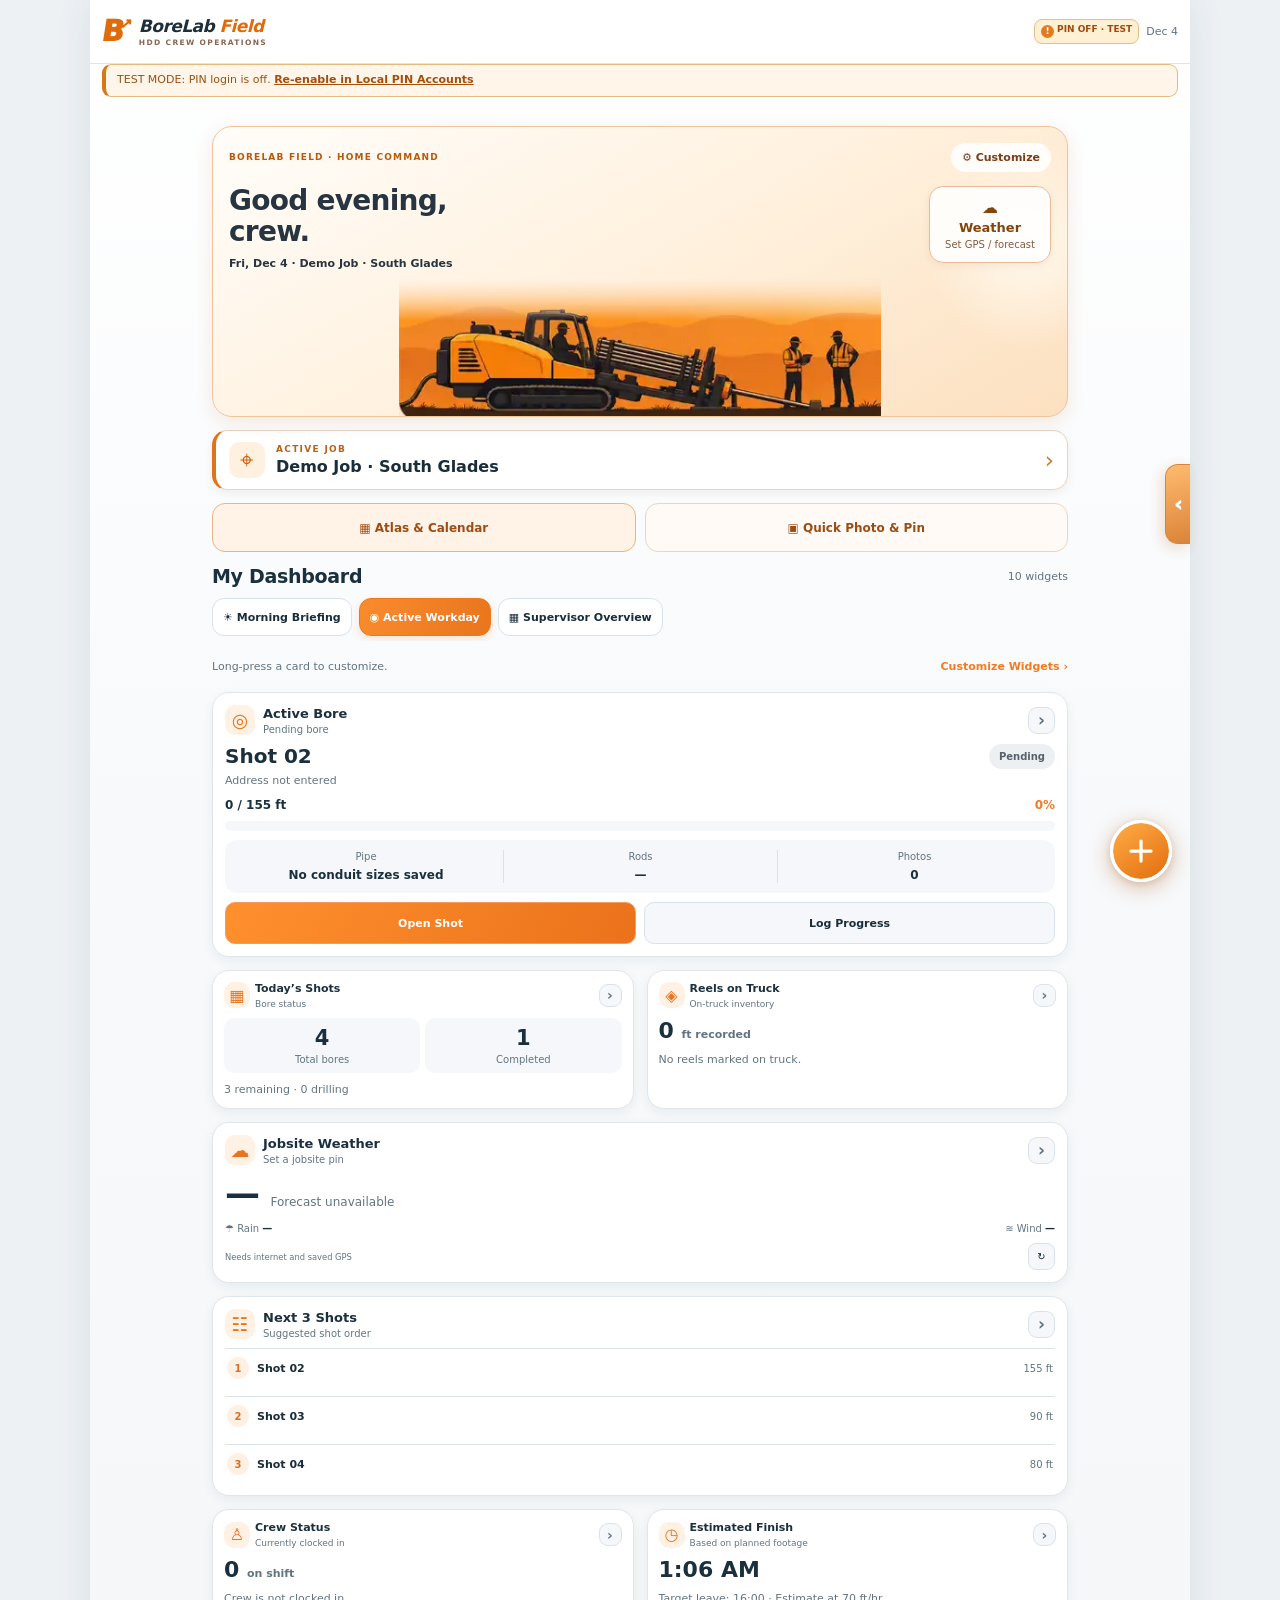
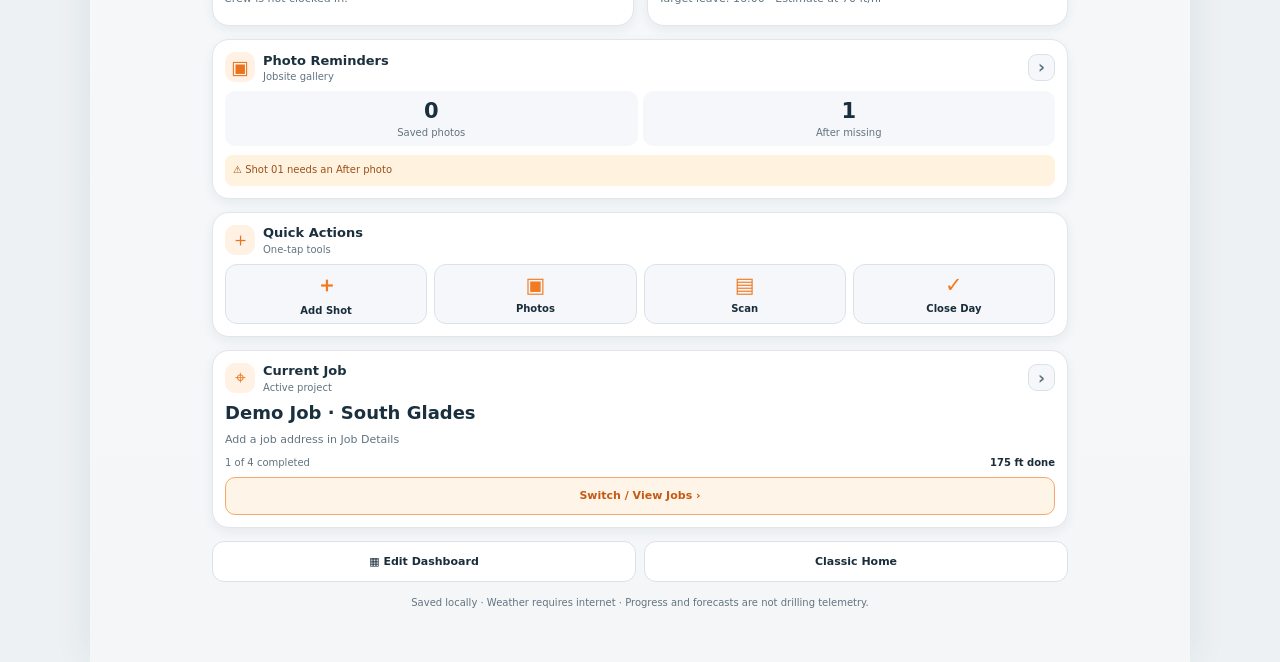
<file: web/index.html>
<!doctype html>
<html lang="en" data-theme="daylight" data-local-auth="locked" data-local-role="none">
<head>
  <meta charset="utf-8">
  <meta name="viewport" content="width=device-width, initial-scale=1, viewport-fit=cover">
  <meta name="theme-color" content="#0b1722">
  <meta name="description" content="BoreLab Field — offline-friendly HDD crew job board, pipe planning, route ordering, GPS photos, saved crew roster, one-tap check-in and daily reports.">


<style>
:root{--bg:#09141f;--surface:#111f2d;--surface2:#162839;--surface3:#203448;--line:#294258;--text:#f4f8fb;--muted:#95acbd;--accent:#ff992c;--accent2:#e77712;--cyan:#21d7d3;--mint:#34dfb4;--danger:#fa7468;--shadow:0 16px 38px #0005;font-family:Inter,ui-sans-serif,system-ui,-apple-system,Segoe UI,Roboto,Arial,sans-serif;color-scheme:dark}*{box-sizing:border-box}html,body{margin:0;min-height:100%;background:#07111a;color:var(--text)}body{background:radial-gradient(circle at 15% -20%,#20445b 0,transparent 40%),#07111a}button,input,textarea,select{font:inherit}button{cursor:pointer}button:disabled{opacity:.44;cursor:not-allowed}a{color:var(--cyan)}.app-shell{max-width:1100px;margin:0 auto;min-height:100vh;min-height:100dvh;background:linear-gradient(180deg,#0e2030,#09141f 38%);padding-bottom:95px;box-shadow:0 0 70px #0007}.topbar{height:74px;display:flex;align-items:center;justify-content:space-between;padding:12px 18px;border-bottom:1px solid var(--line);background:#0b1b29ef;gap:12px;position:sticky;top:0;z-index:10;backdrop-filter:blur(12px)}.brand{display:flex;align-items:center;gap:11px;min-width:0}.brand-mark{font-weight:1000;font-size:33px;line-height:1;color:var(--accent);transform:skew(-9deg)}.brand-mark span{font-size:17px;vertical-align:top;margin-left:-5px}.brand strong{display:block;font-size:19px;font-style:italic;white-space:nowrap;letter-spacing:-.7px}.brand em{color:var(--accent);font-style:italic}.brand small{color:#a9bdc8;letter-spacing:2px;font-size:8px;display:block;margin-top:2px;font-weight:800}.top-date{font-size:12px;color:var(--muted);text-align:right;white-space:nowrap}.icon-btn{background:var(--surface2);border:1px solid var(--line);color:var(--text);border-radius:12px;padding:10px 12px}.icon-btn.small{font-size:21px;padding:6px 10px}.bottom-nav{position:fixed;z-index:15;bottom:0;left:50%;transform:translateX(-50%);height:78px;width:min(100%,1100px);display:flex;align-items:center;justify-content:space-around;background:#0d1f2ef7;border-top:1px solid #36546a;padding-bottom:env(safe-area-inset-bottom);backdrop-filter:blur(18px)}.nav-link{color:#aabcc7;background:none;border:0;padding:7px 12px;display:flex;flex-direction:column;align-items:center;gap:0;min-width:58px}.nav-link.active{color:var(--accent)}.nav-link small{font-size:11px}.nav-icon{font-size:28px;line-height:30px;font-weight:700}.new-shot-nav{height:58px;width:58px;flex-shrink:0;border-radius:50%;background:linear-gradient(135deg,#ffb044,#f1760b);color:#fff;border:4px solid #15283a;box-shadow:0 4px 18px #fa8b2380;font-size:38px;line-height:30px;margin-top:-24px}.page{padding:17px 16px 26px;max-width:1000px;margin:0 auto}.eyebrow{font-weight:800;font-size:10px;letter-spacing:2px;color:var(--cyan)}.muted{color:var(--muted)}.tiny{font-size:11px}.smalltext{font-size:13px}h1,h2,h3,p{margin:0}h1{font-size:27px;line-height:1.14;letter-spacing:-.7px}h2{font-size:19px;letter-spacing:-.3px}h3{font-size:15px}p{line-height:1.5}.hero{background:linear-gradient(110deg,#1b3447e8,#0e2437e8 60%,#14242e),radial-gradient(circle at 85% 55%,#ec841a55,transparent 25%);border:1px solid #3b5c6f;border-radius:20px;padding:20px;position:relative;overflow:hidden;box-shadow:var(--shadow);min-height:174px}.hero:after{content:"";position:absolute;right:-40px;bottom:-38px;width:220px;height:130px;border:24px solid #a75c1960;border-radius:60% 0 0 30%;transform:rotate(-24deg);pointer-events:none}.hero h1{margin-top:11px;max-width:420px}.hero p{margin-top:7px;font-size:13px;color:#bacbd6;max-width:415px}.hero .hero-tags{display:flex;gap:8px;margin-top:15px;flex-wrap:wrap}.tag,.status{font-size:11px;font-weight:800;border-radius:9px;padding:5px 8px;background:#1c3b4d;color:#cbebf4;border:1px solid #3a5f72;display:inline-block}.tag.teal{border-color:#1b8688;color:#48e1db;background:#0d353a}.status.complete{color:#67f4c4;background:#0a392f;border-color:#257f65}.status.progress{color:#ffce87;background:#46341d;border-color:#906432}.status.planned{color:#c2d2dd}.section-title{margin:22px 0 12px;display:flex;align-items:center;justify-content:space-between;gap:10px}.section-title h2{display:flex;align-items:center;gap:8px}.section-title .accentbar{width:5px;height:23px;background:var(--accent);border-radius:8px;display:inline-block}.section-title .hint{color:var(--muted);font-size:12px}.card{background:linear-gradient(140deg,#142739,#0f1f2d);border:1px solid #2a485e;border-radius:16px;padding:16px;box-shadow:0 5px 18px #0002}.card + .card{margin-top:12px}.progress{height:10px;background:#2c4354;border-radius:20px;overflow:hidden}.progress>div{height:100%;background:linear-gradient(90deg,#16bda4,#38e3ae);border-radius:20px;transition:width .25s}.card-head{display:flex;justify-content:space-between;align-items:center;gap:12px;margin-bottom:11px}.stats{display:grid;grid-template-columns:repeat(3,minmax(0,1fr));gap:10px;margin-top:12px}.stat{background:#122737;border:1px solid #29465b;border-radius:14px;padding:13px 10px;min-width:0}.stat span{display:block;color:#b0c2cd;font-size:11px;line-height:1.3}.stat strong{font-size:21px;display:block;margin-top:5px;white-space:nowrap}.stat strong.teal{color:var(--cyan)}.stat strong.orange{color:var(--accent)}.quick-grid{display:grid;grid-template-columns:repeat(3,1fr);gap:10px}.quick{border:1px solid #36586d;border-radius:14px;background:linear-gradient(150deg,#183247,#0e1e2c);padding:14px 7px;min-height:108px;display:flex;align-items:center;flex-direction:column;justify-content:center;gap:7px;color:var(--text);text-align:center}.quick .qicon{color:var(--accent);font-size:29px;line-height:30px}.quick strong{font-size:13px}.quick small{color:var(--muted);font-size:10px;line-height:1.3}.shot-list{display:grid;gap:10px}.shot{display:grid;grid-template-columns:auto 1fr auto;gap:12px;align-items:center;padding:13px;border-radius:14px;border:1px solid #35546b;background:#122636}.shot .shot-icon{display:grid;place-items:center;width:35px;height:38px;border-radius:10px;background:#254055;color:var(--accent);font-size:19px}.shot h3{font-size:14px;margin-bottom:4px}.shot small{font-size:11px;color:var(--muted);line-height:1.4}.shot-actions{display:flex;align-items:center;gap:5px}.shot .foot{color:var(--cyan);font-weight:850;font-size:14px}.shot-actions button{border:0;background:transparent;color:#b6c8d2;padding:8px;font-size:20px}.action-row{display:flex;flex-wrap:wrap;gap:9px;margin-top:12px}.btn{border:1px solid #476176;background:#1d3548;border-radius:12px;color:#f3f7fb;font-weight:750;padding:12px 16px;display:inline-flex;align-items:center;justify-content:center;gap:8px;text-decoration:none;font-size:13px}.btn.primary{border-color:#ffac47;background:linear-gradient(130deg,#ed8d24,#c9670b);color:white}.btn.cyan{border-color:#28bbba;background:linear-gradient(135deg,#058e94,#037177)}.btn.ghost{background:#102332}.btn.danger{border-color:#a94444;background:#4b2329}.btn.full{width:100%}.btn.micro{padding:6px 9px;font-size:11px;border-radius:8px}.btn:focus-visible,.nav-link:focus-visible,.quick:focus-visible{outline:2px solid var(--cyan);outline-offset:2px}.note{padding:12px 13px;border-radius:12px;border:1px solid #5e5c40;background:#343220;color:#eddfac;font-size:12px;line-height:1.45}.note.good{border-color:#2b766a;background:#123b37;color:#93f1d0}.note.error{border-color:#8c4750;background:#3d252d;color:#ffc3c3}.field{display:flex;flex-direction:column;gap:7px;font-size:12px;color:#b6cad5;font-weight:700}.field input,.field select,.field textarea{background:#0c1b28;color:#f6f9fc;border:1px solid #39596f;border-radius:10px;padding:11px 12px;min-width:0;width:100%;outline:none;font-size:14px}.field textarea{min-height:80px;resize:vertical}.field input:focus,.field select:focus,.field textarea:focus{border-color:var(--cyan);box-shadow:0 0 0 2px #21d7d322}.form-grid{display:grid;grid-template-columns:repeat(2,minmax(0,1fr));gap:12px}.field.wide{grid-column:1/-1}.select-row{display:flex;flex-wrap:wrap;gap:8px}.chip{border:1px solid #345771;color:#bdccdb;border-radius:99px;padding:9px 12px;background:#112837;font-size:12px;font-weight:750}.chip.active{border-color:var(--cyan);background:#10434b;color:#9bf4ee}.route-map{width:100%;height:230px;background:linear-gradient(130deg,#122635,#1d3445);border:1px solid #365569;border-radius:14px;overflow:hidden;position:relative}.route-map svg{width:100%;height:100%;display:block}.route-line{stroke:#21d7d3;stroke-width:3;stroke-dasharray:5 5;fill:none}.map-caption{position:absolute;bottom:10px;left:12px;color:#c2d2da;font-size:10px;background:#0b1b27cf;border-radius:6px;padding:5px 7px}.route-item{display:flex;align-items:center;gap:11px;padding:12px 3px;border-bottom:1px solid #294358}.route-item:last-child{border:0}.bubble{display:grid;place-items:center;background:linear-gradient(130deg,#ffb048,#e37410);color:white;border:2px solid #ffd68c;border-radius:50%;width:29px;height:29px;font-size:12px;font-weight:900;flex-shrink:0}.route-item .right{margin-left:auto;text-align:right;white-space:nowrap}.route-item .right strong{color:var(--cyan);font-size:13px}.route-item small{color:var(--muted);font-size:11px}.empty{text-align:center;padding:28px 20px;color:var(--muted);border:1px dashed #3a596b;border-radius:14px;background:#15293988}.empty .emptyicon{font-size:35px;color:var(--accent);margin-bottom:10px}.empty strong{color:#e4edf2;display:block;margin-bottom:7px}.photo-grid{display:grid;grid-template-columns:repeat(2,minmax(0,1fr));gap:10px}.photo-tile{background:#16293a;border:1px solid #365569;border-radius:13px;overflow:hidden;text-align:left;color:white;padding:0}.photo-tile img{width:100%;height:140px;display:block;object-fit:cover;background:#263947}.photo-tile .photo-text{padding:9px}.photo-tile .photo-text strong{font-size:12px;display:block;white-space:nowrap;overflow:hidden;text-overflow:ellipsis}.photo-tile .photo-text small{font-size:10px;color:var(--muted)}.photo-preview{max-width:100%;max-height:46vh;object-fit:contain;border-radius:10px}.modal-backdrop{position:fixed;inset:0;background:#01090edc;z-index:50;display:flex;align-items:flex-end;justify-content:center}.modal{width:min(100%,620px);max-height:92dvh;overflow:auto;background:#102332;border:1px solid #45647a;border-radius:22px 22px 0 0;padding:21px 17px 26px;box-shadow:0 -25px 90px #000b}.modal h2{font-size:20px}.modal-head{display:flex;align-items:center;justify-content:space-between;margin-bottom:17px}.modal form{display:grid;gap:13px}.modal .modal-footer{display:flex;justify-content:flex-end;gap:8px;margin-top:5px}.divider{height:1px;background:#2a4458;margin:15px 0}.table-wrap{overflow:auto}table{width:100%;border-collapse:collapse;font-size:12px}th,td{padding:11px 7px;text-align:left;border-bottom:1px solid #2e475a}th{color:var(--muted);font-weight:750}td:last-child,th:last-child{text-align:right}.toggle-item{padding:12px 0;border-bottom:1px solid #2d4355;display:flex;justify-content:space-between;align-items:center;gap:12px}.toggle-item label{font-size:13px}.settings-item{padding:11px 0;border-bottom:1px solid #30495c;display:flex;align-items:center;justify-content:space-between;gap:8px}.kbd{color:var(--muted);font-size:11px}.footer-note{text-align:center;font-size:11px;color:#70899b;margin:18px auto 12px;max-width:600px}#toast{position:fixed;z-index:100;bottom:94px;left:50%;transform:translate(-50%,20px);color:#fff;background:#19394a;border:1px solid var(--cyan);border-radius:13px;padding:12px 16px;font-size:13px;max-width:92vw;opacity:0;pointer-events:none;transition:.2s;box-shadow:0 10px 25px #0008}#toast.visible{opacity:1;transform:translate(-50%,0)}.hidden{display:none!important}.text-right{text-align:right}.between{display:flex;align-items:center;justify-content:space-between;gap:12px}.gap8{display:flex;gap:8px;align-items:center}.pillrow{display:flex;gap:6px;flex-wrap:wrap;margin-top:12px}.subheading{margin:0 0 10px;color:#a9c6d4;font-size:12px}.spaced{margin-top:13px}.lightline{border-top:1px solid #29465b;padding-top:12px;margin-top:12px}@media(min-width:700px){.page{padding:22px 32px 35px}.split{display:grid;grid-template-columns:1fr 1fr;gap:14px}.split>.card{margin-top:0}.quick-grid{grid-template-columns:repeat(4,1fr)}.hero{min-height:188px;padding:25px}.hero h1{font-size:32px}.photo-grid{grid-template-columns:repeat(3,1fr)}}@media(max-width:360px){.brand strong{font-size:16px}.brand small{font-size:7px}.top-date{font-size:10px}.page{padding:14px 11px}.stats{gap:6px}.stat{padding:10px 7px}.stat strong{font-size:18px}.quick strong{font-size:11px}.quick small{font-size:9px}.shot{gap:8px}.btn{padding:10px 12px}}

/* Crew check-in / roster additions */
.crew-picker{display:grid;grid-template-columns:repeat(2,minmax(0,1fr));gap:8px;margin-top:14px}.crew-pick{display:flex;gap:8px;align-items:center;padding:11px 9px;border:1px solid #385668;border-radius:11px;background:#0d2333;font-size:13px;min-width:0}.crew-pick input{accent-color:#18c7b4;width:18px;height:18px;flex:none}.crew-pick span{overflow-wrap:anywhere;flex:1}.onshift{color:#75e8b6;font-size:10px;white-space:nowrap}.checkout-row{display:grid;grid-template-columns:minmax(0,1fr) 140px;align-items:center;gap:10px;border-bottom:1px solid #2a4558;padding:9px 0}.checkout-row .field{font-size:11px}.btn:disabled{opacity:.45;filter:grayscale(.6);cursor:not-allowed}@media(max-width:360px){.crew-picker{grid-template-columns:1fr}}


/* v0.3 DAYLIGHT MODE — high contrast white/orange for outdoor HDD work. */
html[data-theme="daylight"]{
 --bg:#f4f7fa;--surface:#fff;--surface2:#edf3f7;--surface3:#e4edf4;--line:#c7d4df;
 --text:#142533;--muted:#526778;--accent:#db6700;--accent2:#a94a00;--cyan:#007e85;
 --mint:#067b5d;--danger:#b52e36;--shadow:0 6px 18px #17304814;color-scheme:light
}
html[data-theme="daylight"] body{background:#e8eef3;color:var(--text)}
html[data-theme="daylight"] .app-shell{background:linear-gradient(180deg,#fff,#f4f7fa 38%);box-shadow:0 0 36px #223c5115}
html[data-theme="daylight"] .topbar{background:#fffffff5;border-color:#c9d6df}
html[data-theme="daylight"] .brand small{color:#4c6271}
html[data-theme="daylight"] .bottom-nav{background:#fffffffa;border-top:1px solid #c5d3dd;box-shadow:0 -5px 20px #233d5116}
html[data-theme="daylight"] .nav-link{color:#455c6d}
html[data-theme="daylight"] .nav-link.active{color:#bb5100}
html[data-theme="daylight"] .new-shot-nav{border-color:#fff;box-shadow:0 4px 16px #c56b3061}
html[data-theme="daylight"] .icon-btn{background:#f4f7fa;border-color:#c4d3dd}
html[data-theme="daylight"] .eyebrow{color:#a94800}
html[data-theme="daylight"] .hero{background:linear-gradient(115deg,#17364acb,#10283feb),radial-gradient(circle at 70% 55%,#d9693280,transparent 40%);color:#fff;border-color:#3d6478}
html[data-theme="daylight"] .hero p{color:#e1edf3}
html[data-theme="daylight"] .hero .eyebrow{color:#ffc78e}
html[data-theme="daylight"] .tag{background:#e8eff3;color:#263f50;border-color:#bbcbd5}
html[data-theme="daylight"] .hero .tag{background:#244151;color:#f4f9fc;border-color:#547085}
html[data-theme="daylight"] .tag.teal{background:#d7f3f0;color:#006b67;border-color:#6ebfbb}
html[data-theme="daylight"] .status{background:#e8eef2;color:#263e4c;border-color:#bdd0dc;white-space:nowrap}
html[data-theme="daylight"] .status.complete{background:#d5f3e3;color:#0a6344;border-color:#86d7b1}
html[data-theme="daylight"] .status.progress{background:#fff0d4;color:#8f4a00;border-color:#e9b564}
html[data-theme="daylight"] .status.planned{color:#3a505e}
html[data-theme="daylight"] .card{background:#fff;border-color:#cfdae3;box-shadow:0 3px 12px #1d455012}
html[data-theme="daylight"] .stat{background:#f4f7fa;border-color:#d6e0e7}
html[data-theme="daylight"] .stat span{color:#4b6070}
html[data-theme="daylight"] .stat strong.teal{color:#007c7c}
html[data-theme="daylight"] .stat strong.orange{color:#c15b00}
html[data-theme="daylight"] .quick{background:#fff;border-color:#d1dce4}
html[data-theme="daylight"] .quick .qicon{color:#cf6300}
html[data-theme="daylight"] .shot{background:#fff;border-color:#d1dce4}
html[data-theme="daylight"] .shot .shot-icon{background:#fff0df;color:#c75a00}
html[data-theme="daylight"] .shot .foot{color:#00757c}
html[data-theme="daylight"] .shot-actions button{color:#355569}
html[data-theme="daylight"] .progress{background:#dde8ef}
html[data-theme="daylight"] .progress>div{background:linear-gradient(90deg,#f5a12e,#e57908)}
html[data-theme="daylight"] .btn{background:#f2f6f9;border-color:#b7cbd7;color:#173042}
html[data-theme="daylight"] .btn.primary{color:#fff;border-color:#d46b0a;background:linear-gradient(135deg,#f28b1d,#c85700)}
html[data-theme="daylight"] .btn.cyan{background:#007e84;border-color:#006b70;color:#fff}
html[data-theme="daylight"] .btn.ghost{background:#fff}
html[data-theme="daylight"] .btn.danger{background:#fff1f1;color:#a72831;border-color:#d6a0a4}
html[data-theme="daylight"] .note{background:#fff5df;border-color:#e0c27e;color:#695017}
html[data-theme="daylight"] .note.good{background:#e8f7ed;border-color:#9acbac;color:#175f43}
html[data-theme="daylight"] .note.error{background:#fff1f1;border-color:#d2a1a5;color:#982a33}
html[data-theme="daylight"] .field{color:#314b5d}
html[data-theme="daylight"] .field input,
html[data-theme="daylight"] .field select,
html[data-theme="daylight"] .field textarea{background:#fff;color:#182e3f;border-color:#b8ccd8}
html[data-theme="daylight"] .field input:focus,
html[data-theme="daylight"] .field select:focus,
html[data-theme="daylight"] .field textarea:focus{border-color:#d77207;box-shadow:0 0 0 2px #f3a54b50}
html[data-theme="daylight"] .chip{background:#f1f6fa;border-color:#c8d7e0;color:#314c5e}
html[data-theme="daylight"] .chip.active{background:#fff0df;border-color:#d47b12;color:#975000}
html[data-theme="daylight"] .route-map{background:linear-gradient(140deg,#e9f2f5,#dce8ed);border-color:#bcd0dc}
html[data-theme="daylight"] .map-caption{background:#173344d9;color:white}
html[data-theme="daylight"] .route-item{border-color:#d3e0e7}
html[data-theme="daylight"] .route-item .right strong{color:#00757a}
html[data-theme="daylight"] .empty{background:#f6f9fb;border-color:#bdcdd7}
html[data-theme="daylight"] .empty strong{color:#233c4b}
html[data-theme="daylight"] .photo-tile{background:#fff;border-color:#c3d3dd;color:#142c3b}
html[data-theme="daylight"] .photo-tile img{background:#e5edf2}
html[data-theme="daylight"] .modal{background:#fff;border-color:#bbccd7;box-shadow:0 -18px 48px #09202d38}
html[data-theme="daylight"] .divider,
html[data-theme="daylight"] .settings-item,
html[data-theme="daylight"] .checkout-row{border-color:#d8e1e7;background-color:transparent}
html[data-theme="daylight"] th,
html[data-theme="daylight"] td{border-color:#dce5eb}
html[data-theme="daylight"] th{color:#4a6070}
html[data-theme="daylight"] .crew-pick{background:#f7fafc;border-color:#c8d8e1}
html[data-theme="daylight"] .onshift{color:#13704c}
html[data-theme="daylight"] .footer-note{color:#5f7586}
html[data-theme="daylight"] #toast{color:white;background:#1d384b;border-color:#d07919}
html[data-theme="daylight"] .kbd{color:#617688}
html[data-theme="daylight"] .toggle-item{border-color:#d3e1e9}
@media(max-width:420px){
 .table-wrap{overflow-x:auto;-webkit-overflow-scrolling:touch}
 .table-wrap table{min-width:420px}
 .status{font-size:10px;padding:4px 6px}
}


/* v0.3.1 phone clarity: ensure status pills and actions are never clipped. */
.status.progress{height:auto;min-height:0;width:auto;overflow:visible;display:inline-flex;align-items:center;line-height:1.3;white-space:nowrap}
.card-head>div:first-child{min-width:0;flex:1}
.card-head>div:first-child h2{overflow-wrap:anywhere}
.card-head>.status{flex-shrink:0;margin-left:6px;align-self:center}
.crew-entries{padding:5px 14px}
.crew-entry{padding:13px 2px;border-bottom:1px solid var(--line);min-width:0}
.crew-entry:last-child{border-bottom:0}
.crew-entry-head{display:flex;justify-content:space-between;align-items:center;gap:10px;min-width:0}
.crew-entry-head .person{min-width:0;overflow-wrap:anywhere}
.crew-entry-head .person strong{display:block;font-size:14px}
.crew-entry-head .person small{display:block;margin-top:3px;font-size:11px}
.crew-entry-head .status{font-size:10px;flex-shrink:0;padding:5px 9px}
.crew-entry-foot{display:flex;justify-content:space-between;gap:12px;align-items:center;margin-top:10px;min-width:0}
.crew-entry-times{display:flex;gap:14px;align-items:baseline;flex-wrap:wrap;min-width:0;font-size:12px}
.crew-entry-times .muted{font-size:11px;margin-right:4px}
.crew-entry-times strong{font-size:12px;white-space:nowrap}
.crew-entry-foot .btn{flex-shrink:0}
html[data-theme="daylight"] .crew-entry{border-color:#dce5eb}
@media(max-width:600px){
 .hero{min-height:0;padding:15px 17px;border-radius:17px}
 .hero h1{font-size:22px;margin-top:6px}
 .hero p{font-size:12px;margin-top:5px;line-height:1.38}
 .hero .hero-tags{margin-top:10px;gap:6px}
 .hero .tag{font-size:10px;padding:5px 7px}
 .section-title{margin:17px 0 9px}
 .page{padding-top:14px}
 .card{padding:14px}
 .stat{padding:11px 8px}
 .stat strong{font-size:19px}
 .crew-entries{padding:4px 13px}
 .crew-entry-times{gap:7px 12px}
}
@media(max-width:360px){
 .card-head{align-items:flex-start}
 .card-head .status{margin-top:2px}
 .stats{gap:6px}
 .stat span{font-size:10px}
 .stat strong{font-size:18px}
 .crew-entry-foot{gap:6px}
}


/* Partially available map pins and assisted address lookups */
.route-map{background:#eaf1f5}
html:not([data-theme="daylight"]) .route-map{background:#142638}
.route-map .map-caption{max-width:calc(100% - 24px);white-space:normal;line-height:1.3}
.empty .btn{margin-top:12px}


.planner-mode-summary{display:flex;flex-direction:column;gap:7px;margin-top:14px;padding:14px 15px;background:#fff4e6;border:1px solid #e7bb83;border-radius:13px;line-height:1.38}
.planner-mode-summary strong{font-size:14px;color:#894000}
.planner-mode-summary span{font-size:12px;color:#344957}
.planner-mode-summary small{font-size:11px;color:#865013;font-weight:750}
html[data-theme="dark"] .planner-mode-summary{background:#2b2c26;border-color:#856439}
html[data-theme="dark"] .planner-mode-summary strong{color:#ffbe70}
html[data-theme="dark"] .planner-mode-summary span{color:#d5e0e8}
html[data-theme="dark"] .planner-mode-summary small{color:#ffc588}

.planner-home-summary{margin-bottom:9px;padding:12px 14px}
.planner-home-label{display:block;font-size:15px;line-height:1.4;margin-top:4px;overflow-wrap:anywhere}
.planner-home-summary small{display:block;margin-top:4px;font-size:11px}
.planner-home-summary .btn{flex-shrink:0}
#homeBaseSettings{scroll-margin-top:85px}
.map-pin{cursor:pointer;outline:none}
.map-pin:focus-visible circle{stroke:#172c39;stroke-width:4}
.route-item .right .btn{white-space:nowrap}
.equipment-item{display:flex;align-items:center;justify-content:space-between;gap:12px;border-bottom:1px solid var(--line);padding:12px 0}
.equipment-item:last-child{border-bottom:0}
.equipment-item small,.equipment-choice small{display:block;color:var(--muted);font-size:11px;margin-top:4px}
.equipment-checks{display:grid;grid-template-columns:repeat(2,minmax(0,1fr));gap:8px}
.equipment-choice{display:flex;align-items:center;gap:9px;padding:10px;border:1px solid var(--line);border-radius:11px;font-size:12px;min-width:0}
.equipment-choice input{accent-color:var(--accent);width:17px;height:17px}
.equipment-choice span{min-width:0;overflow-wrap:anywhere}
@media(max-width:430px){.equipment-checks{grid-template-columns:1fr}.equipment-item{align-items:flex-start;flex-wrap:wrap}}

/* v0.4.1: collapsed mode selector keeps job route as the focus. */
.route-picker-toggle{width:100%;min-height:58px;display:flex;align-items:center;justify-content:space-between;gap:12px;padding:12px 14px;appearance:none;border:1px solid var(--line);background:var(--surface2);color:var(--text);border-radius:13px;cursor:pointer;text-align:left;font:inherit}
.route-picker-toggle:focus-visible{outline:3px solid var(--accent);outline-offset:2px}
.route-picker-text{min-width:0;display:flex;flex-direction:column;gap:5px}
.route-picker-text strong{font-size:13px;line-height:1.3}
.route-picker-text small{font-size:12px;font-weight:700;color:var(--accent);line-height:1.2}
.route-picker-chevron{display:flex;align-items:center;justify-content:center;flex-shrink:0;width:29px;height:29px;border-radius:50%;background:var(--surface3);color:var(--text);font-size:21px}
.route-mode-choices{padding:12px 1px 2px}
.route-mode-choices[hidden]{display:none!important}
.route-result-note{display:flex;flex-direction:column;gap:5px;margin-top:11px}
.route-result-note:empty{display:none}
.route-result-note span{font-size:12px;color:var(--muted);line-height:1.4}
.route-result-note small{font-size:11px;color:var(--muted)}
.route-result-warning{padding:9px 11px;border-radius:10px;border:1px solid #e9c482;background:#fff1d9;color:#835000!important}
html[data-theme="dark"] .route-result-warning{border-color:#75593a;background:#332b20;color:#ffd18c!important}

.pipe-ledger-row{display:flex;justify-content:space-between;gap:12px;padding:10px 0;border-bottom:1px solid var(--line)}.pipe-ledger-row:last-child{border-bottom:0}
.equipment-row{padding:12px 0;border-bottom:1px solid var(--line)}.equipment-row:last-child{border-bottom:0}.equipment-row>.btn{margin:7px 7px 0 0}.service-alert{padding:10px 12px;border:1px solid var(--line);border-radius:10px;margin:8px 0}.service-alert.due{background:#ffedec;color:#8d2021;border-color:#e8afa8}.service-alert.soon{background:#fff0ce;color:#875000;border-color:#e6c179}.service-alert.good{background:#e5f8ee;color:#16613e;border-color:#9ad0b0}.service-alert.setup{background:var(--surface2);color:var(--text)}.service-alert p{margin-top:5px}html[data-theme="dark"] .service-alert.due{background:#4a2629;color:#ffd3cf}html[data-theme="dark"] .service-alert.soon{background:#4a3b20;color:#ffe5b1}html[data-theme="dark"] .service-alert.good{background:#204239;color:#c6f5dc}.truck-maintenance-form[hidden]{display:none!important}
.closeout-stats{display:grid;grid-template-columns:repeat(2,minmax(0,1fr));gap:10px;margin-top:13px}
.closeout-stats>div{display:flex;flex-direction:column;gap:5px;background:var(--surface2);padding:12px;border:1px solid var(--line);border-radius:11px}
.closeout-stats strong{font-size:21px;color:var(--accent)}.closeout-stats small{font-size:11px;color:var(--muted)}
.closeout-check{display:flex;align-items:center;gap:12px;padding:12px 4px;border-bottom:1px solid var(--line);font-size:13px}
.closeout-check input{width:20px;height:20px;accent-color:#e57e20}
.closeout-item{display:flex;flex-direction:column;gap:4px;padding:10px 0;border-bottom:1px solid var(--line)}
.closeout-item small{color:var(--muted)}
.closeout-warning{padding:12px 14px;margin-top:12px;border-radius:12px;background:#fff1d9;color:#794d10;border:1px solid #e9c582}
.closeout-warning p{font-size:12px;line-height:1.4;margin:5px 0 0}
html[data-theme="dark"] .closeout-warning{background:#362d20;color:#ffd799;border-color:#6f5630}

.mud-stat-grid{display:grid;grid-template-columns:repeat(3,minmax(0,1fr));gap:8px}.mud-stat-grid>div{border:1px solid var(--line);background:var(--surface2);padding:10px 8px;border-radius:10px;display:flex;flex-direction:column;gap:4px}.mud-stat-grid small{font-size:11px;color:var(--muted)}.mud-stat-grid strong{font-size:13px}
.mud-product-item{display:flex;align-items:center;gap:8px;border-bottom:1px solid var(--line);padding:10px 0}.mud-product-item label{display:flex;align-items:center;gap:9px;flex:1;min-width:0;font-size:12px}.mud-product-item input{width:18px;height:18px;flex-shrink:0;accent-color:#e57e20}.mud-product-item label span{min-width:0;overflow-wrap:anywhere}.mud-product-item small,.mud-dose-item small{display:block;color:var(--muted);font-size:11px;margin-top:4px;overflow-wrap:anywhere}.mud-dose-item{display:flex;align-items:flex-start;justify-content:space-between;gap:12px;padding:11px 0;border-bottom:1px solid var(--line);font-size:12px}.mud-dose-item>strong:last-child{color:var(--accent);text-align:right;flex-shrink:0}
.mud-label-preview{display:flex;align-items:center;gap:13px;margin:12px 0;border:1px solid var(--line);background:var(--surface2);padding:10px;border-radius:12px}
.mud-label-preview img{width:85px;height:96px;object-fit:contain;background:white;border-radius:8px}
.mud-label-preview strong{font-size:12px;line-height:1.4}
.mud-scan-copy{margin:10px 0 16px;border:1px solid var(--line);border-radius:10px;padding:11px}
.mud-scan-copy summary{cursor:pointer;font-size:12px;font-weight:750}
.mud-scan-copy pre{font-size:11px;line-height:1.4;white-space:pre-wrap;word-break:break-word;max-height:230px;overflow:auto;color:var(--muted)}
.mud-rate-check{display:flex;gap:10px;padding:12px;background:var(--surface2);border-radius:11px;align-items:flex-start;font-size:12px}
.mud-rate-check input{margin-top:1px;flex-shrink:0;width:20px;height:20px;accent-color:var(--accent)}

.mud-level-control{grid-column:1/-1;min-width:0}
.mud-level-heading{display:block;font-size:13px;font-weight:800;margin-bottom:9px}
.mud-level-picks{display:grid;grid-template-columns:repeat(3,minmax(0,1fr));gap:7px}
.mud-level-choice{font:inherit;font-size:12px;font-weight:700;min-height:44px;padding:8px 5px;border:1px solid var(--line);border-radius:10px;background:var(--surface2);color:var(--text);cursor:pointer}
.mud-level-choice.active{background:var(--accent);color:white;border-color:var(--accent)}
.mud-level-choice:focus-visible{outline:3px solid var(--accent);outline-offset:2px}
.mud-level-control input[readonly]{background:var(--surface2);opacity:0.9}
.mud-level-hint{margin-top:7px;line-height:1.45}
@media(min-width:540px){.mud-level-picks{grid-template-columns:repeat(6,minmax(0,1fr))}}

.mud-stock-number{display:flex;flex-direction:column;gap:4px;margin-top:12px;background:var(--surface2);border-radius:10px;padding:12px}
.mud-stock-number strong{font-size:20px;color:var(--accent)}
.mud-stock-number small{font-size:11px;color:var(--muted)}
.mud-stock-row{display:flex;justify-content:space-between;align-items:center;gap:12px;padding:11px 0;border-bottom:1px solid var(--line);font-size:12px}
.mud-stock-row:last-child{border-bottom:0}
.mud-stock-row strong:last-child{text-align:right}

.mud-stock-check{display:flex;align-items:center;justify-content:space-between;gap:10px;padding:11px 0;border-bottom:1px solid var(--line);font-size:12px}
.mud-stock-check>div{min-width:0;overflow-wrap:anywhere}.mud-stock-check p{margin-top:4px}
.mud-stock-check>strong{text-align:right;flex-shrink:0;font-size:11px}
.mud-stock-check.short>strong{color:#c94b37}.mud-stock-check.enough>strong{color:#28865a}.mud-stock-check.untracked>strong{color:var(--muted)}
.mud-recipe-line{display:flex;justify-content:space-between;gap:10px;padding:7px 0;border-bottom:1px solid var(--line);font-size:12px}.mud-recipe-line>strong{flex-shrink:0}


/* Disk-backed offline PDF manual badges. */
.manual-machine-grid{display:grid;grid-template-columns:repeat(2,minmax(0,1fr));gap:8px}
.manual-machine{padding:12px;min-height:70px;border:1px solid var(--line);background:var(--surface2);color:var(--text);border-radius:12px;text-align:left}
.manual-machine.active{border:2px solid var(--accent);background:var(--surface3)}
.manual-machine strong{display:block;font-size:14px}
.manual-machine small{color:var(--muted);font-size:11px}
.manual-slot{padding:13px 0;border-bottom:1px solid var(--line)}
.manual-slot:last-child{border:0}
.manual-slot-info{display:flex;align-items:flex-start;justify-content:space-between;gap:10px}
.manual-slot .action-row{margin-top:10px}
.manual-search-result{border:1px solid var(--line);background:var(--surface2);border-radius:12px;margin-top:10px;padding:12px}
.manual-search-result .smalltext{line-height:1.5}
.manual-highlight{background:#ffd46b;color:#27210e;border-radius:3px;padding:0 2px}
.manual-alt-row{display:flex;align-items:flex-start;flex-wrap:wrap;gap:8px;padding:8px 0 0;margin-top:6px}
.manual-alt-row .tiny{flex:1 1 160px;align-self:center}
.manual-my-link{border-left:3px solid var(--cyan);padding-left:8px}
.manual-ok{color:var(--mint);font-size:12px;font-weight:800}
.manual-missing{color:var(--muted);font-size:12px;font-weight:700}
@media(min-width:650px){.manual-machine-grid{grid-template-columns:repeat(3,minmax(0,1fr))}}


/* BoreLab Field v0.10: teach through actions, not a wall of utilities. */
.ux-welcome{display:flex;align-items:center;justify-content:space-between;gap:12px;margin:4px 0 18px}
.ux-welcome h1{font-size:clamp(25px,5.8vw,35px);letter-spacing:-.9px}
.ux-welcome .eyebrow{letter-spacing:1.15px}
.ux-job-card{background:var(--surface);border:1px solid var(--line);border-left:5px solid #0b9e94;border-radius:18px;padding:16px;box-shadow:var(--shadow);display:grid;gap:14px}
.ux-job-title{display:flex;align-items:center;justify-content:space-between;gap:10px}
.ux-job-title h2{font-size:clamp(20px,4.8vw,26px)}
.ux-job-title p{font-size:12px;color:var(--muted);margin-top:3px}
.ux-progress-track{height:11px;border-radius:99px;background:var(--surface3);overflow:hidden}
.ux-progress-fill{height:100%;background:linear-gradient(90deg,#008d8d,#15b9a3);border-radius:99px}
.ux-job-meta{display:flex;justify-content:space-between;gap:12px;flex-wrap:wrap}
.ux-job-meta span{font-size:12px;color:var(--muted)}
.ux-job-meta strong{font-size:15px;color:var(--text);display:block;margin-top:3px}
.ux-section-heading{display:flex;align-items:center;justify-content:space-between;gap:10px;margin:22px 0 12px}
.ux-section-heading h2{font-size:19px}
.ux-section-heading .btn{white-space:nowrap}
.ux-tile-grid{display:grid;grid-template-columns:repeat(2,minmax(0,1fr));gap:11px}
.ux-tile{min-width:0;min-height:102px;display:flex;align-items:center;gap:10px;border:1px solid var(--line);background:var(--surface);border-radius:16px;padding:14px 11px;text-align:left;color:var(--text);box-shadow:var(--shadow);transition:transform .1s ease,border-color .1s ease}
.ux-tile:active{transform:scale(.98)}.ux-tile:focus-visible{outline:3px solid var(--accent);outline-offset:2px}
.ux-tile-icon{display:grid;place-items:center;flex-shrink:0;width:42px;height:42px;border-radius:13px;background:var(--surface2);font-size:26px;color:var(--accent)}
.ux-tile:nth-child(4n+1) .ux-tile-icon{background:#fff0dc;color:#a75507}
.ux-tile:nth-child(4n+2) .ux-tile-icon{background:#e2f5f1;color:#057967}
.ux-tile:nth-child(4n+3) .ux-tile-icon{background:#e6f0fe;color:#2768b0}
.ux-tile:nth-child(4n+4) .ux-tile-icon{background:#eff0f5;color:#586778}
.ux-tile strong{display:block;font-size:14px;line-height:1.15}
.ux-tile small{display:block;color:var(--muted);font-size:11px;line-height:1.3;margin-top:4px}
.ux-next{border:1px solid #e6c999;border-radius:16px;background:linear-gradient(120deg,#fff6e5,#ffe6bc);color:#442b12;padding:15px;display:flex;gap:12px;align-items:center;margin-top:15px}
.ux-next strong{display:block;color:#8d4809;font-size:11px;letter-spacing:.8px;text-transform:uppercase}
.ux-next p{color:#422f1d;font-size:13px;margin-top:4px}
.ux-next .btn{min-width:85px}
.ux-tools-section{margin:18px 0}
.ux-tools-section h2{font-size:15px;margin:0 0 10px}
.ux-details{border:1px solid var(--line);border-radius:15px;background:var(--surface);padding:13px 14px;margin-top:18px}
.ux-details>summary{font-weight:800;cursor:pointer;padding:3px 0;list-style-position:inside}
.ux-details[open]>summary{margin-bottom:12px}
.ux-settings-group{border:1px solid var(--line);background:var(--surface);border-radius:16px;padding:14px;margin:12px 0}
.ux-settings-group summary{cursor:pointer;font-size:15px;font-weight:850;padding:2px 0;list-style-position:inside}
.ux-settings-group[open] summary{margin-bottom:12px}
.ux-mode-picker{display:grid;grid-template-columns:repeat(2,minmax(0,1fr));gap:8px}
.ux-mode-picker label{padding:10px;border-radius:12px;background:var(--surface2);font-size:13px;display:flex;align-items:center;gap:7px}
.ux-mode-picker input{accent-color:var(--accent)}
.ux-favorite-grid{display:grid;grid-template-columns:repeat(2,minmax(0,1fr));gap:7px}
.ux-favorite-grid label{display:flex;align-items:center;gap:8px;min-height:46px;border:1px solid var(--line);padding:9px;border-radius:10px;font-size:12px}
.ux-favorite-grid input{accent-color:var(--accent);width:18px;height:18px}
.ux-guide-step{font-size:12px;color:var(--muted);font-weight:800;margin-bottom:10px}
.ux-guide-track{display:flex;gap:6px;margin-bottom:18px}
.ux-guide-track span{height:6px;border-radius:10px;flex:1;background:var(--surface3)}
.ux-guide-track span.active{background:#008d8d}
.ux-guide-big-input{font-size:35px!important;font-weight:900;min-height:72px;text-align:center}
.ux-guide-tip{border-radius:13px;background:var(--surface2);border-left:4px solid var(--cyan);padding:12px;font-size:12px;margin:12px 0;line-height:1.45}
.ux-settings-intro{font-size:13px;color:var(--muted);margin:7px 0 14px}
html[data-field-mode="on"] .btn,html[data-field-mode="on"] .icon-btn,html[data-field-mode="on"] .ux-tile,html[data-field-mode="on"] .nav-link,html[data-field-mode="on"] .quick{min-height:54px}
html[data-field-mode="on"] input,html[data-field-mode="on"] select,html[data-field-mode="on"] textarea{min-height:50px}
html[data-field-mode="on"] .ux-tile{min-height:122px}
html[data-large-text="on"]{font-size:18px}
html[data-large-text="on"] .smalltext{font-size:15px}
html[data-large-text="on"] .tiny,html[data-large-text="on"] .ux-tile small{font-size:13px}
html[data-large-text="on"] .ux-tile strong{font-size:16px}
html[data-large-text="on"] .nav-link small{font-size:13px}
html[data-theme="dark"] .ux-next{background:linear-gradient(120deg,#443019,#573718);border-color:#966c2c;color:#fff2da}
html[data-theme="dark"] .ux-next strong,html[data-theme="dark"] .ux-next p{color:#fff2da}
html[data-theme="dark"] .ux-tile:nth-child(n) .ux-tile-icon{background:#263c4a;color:#ffad4d}
@media(max-width:365px){.ux-tile{padding:10px 8px;gap:7px}.ux-tile-icon{width:38px;height:38px}.ux-tile strong{font-size:12px}.ux-tile small{font-size:10px}}
@media(min-width:700px){.ux-tile-grid{grid-template-columns:repeat(3,minmax(0,1fr))}}


/* v0.10.1: tuned against actual 350–400 CSS px phone screenshots */
.topbar{height:62px;padding:8px 13px}
.brand{gap:8px}.brand-mark{font-size:29px}.brand-mark span{font-size:14px}
.brand strong{font-size:17px;letter-spacing:-.55px}.brand small{font-size:7.5px;letter-spacing:1.45px}
.top-date{font-size:11px}
.topbar .icon-btn.small{min-height:42px;min-width:42px;padding:5px 9px;font-size:21px}
.bottom-nav{height:74px;padding-top:2px}
.nav-link{gap:3px;min-width:51px;min-height:53px;padding:4px 8px}
.nav-link small{font-size:11px;font-weight:700}
.nav-icon{height:27px;line-height:1;display:grid;place-items:center}
.nav-icon svg{width:23px;height:23px}
.new-shot-nav{height:54px;width:54px;font-size:34px}
.ux-home{padding:11px 13px 22px}
.ux-home .ux-welcome{position:relative;min-height:96px;margin:0 0 12px;padding:16px 14px;
 display:flex;align-items:flex-start;overflow:hidden;border:1px solid #d5e3eb;
 background:linear-gradient(112deg,#ffffff 12%,#eef6fa 60%,#e3eef4);border-radius:17px}
.ux-home .ux-welcome::after{content:"";position:absolute;bottom:0;left:15px;width:34px;height:3px;background:#df7418;border-radius:4px}
.ux-banner-copy{position:relative;z-index:1;max-width:73%;pointer-events:none}
.ux-banner-copy .eyebrow{font-size:9px;letter-spacing:1.15px;color:#ae5712}
.ux-banner-copy h1{font-size:clamp(22px,5.8vw,29px);margin:6px 0 3px;color:#1c2d39;letter-spacing:-.7px;line-height:1.13}
.ux-banner-copy p{color:#5d7180;font-size:11.5px;font-weight:550}
.ux-rig-art{position:absolute;bottom:0;right:0;height:112px;width:min(70%,320px);opacity:.88;pointer-events:none;object-fit:contain;object-position:right bottom}
.ux-help-btn{position:absolute;z-index:2;right:11px;top:11px;border:1px solid #b6cbd7;background:#ffffffe8;color:#285266;
 border-radius:100%;width:32px;height:32px;font-size:18px;font-weight:800}
.ux-job-card{gap:8px;padding:13px 14px;border-left-width:4px;border-radius:15px;box-shadow:0 3px 12px #1f415813}
.ux-job-title{align-items:center;gap:8px}
.ux-job-title .eyebrow{font-size:9px;letter-spacing:1px}
.ux-job-title h2{font-size:clamp(17px,4.4vw,21px);line-height:1.1;margin:5px 0 4px;letter-spacing:-.45px}
.ux-job-name{min-width:0;flex:1}
.ux-job-title p{font-size:11px;margin:0}
.ux-job-edit{border:1px solid var(--line);background:var(--surface2);border-radius:11px;padding:8px;color:var(--text);
 min-width:44px;min-height:40px;font-size:12px;font-weight:750;flex-shrink:0}
.ux-progress-row{display:flex;align-items:center;gap:9px}
.ux-progress-track{flex:1;height:9px}
.ux-progress-pct{font-size:12px;color:var(--text);min-width:34px;text-align:right}
.ux-job-meta{display:flex;align-items:center;gap:7px 14px;justify-content:space-between;flex-wrap:wrap;border-top:1px solid var(--line);padding-top:8px}
.ux-job-meta span{font-size:11px;white-space:nowrap}
.ux-job-meta strong{font-size:12px;display:inline;margin:0 2px 0 0}
.ux-job-more{border:0;background:transparent;color:var(--accent);font-size:11px;font-weight:800;padding:4px}
.ux-demo-label{font-size:10px;color:var(--muted);margin:0}
.ux-section-heading{margin:16px 0 9px;align-items:center;gap:8px}
.ux-section-heading h2{font-size:clamp(17px,4.4vw,19px);line-height:1.2;letter-spacing:-.4px}
.ux-section-heading .btn{font-size:11px;padding:7px 9px}
.ux-tile-grid{grid-template-columns:repeat(2,minmax(0,1fr));gap:9px}
.ux-tile{min-height:83px;gap:10px;padding:10px 11px;border-radius:14px;box-shadow:0 2px 7px #15354912}
.ux-tile-icon{width:40px;height:40px;border-radius:11px;flex:0 0 40px}
.ux-tile-icon svg{width:25px;height:25px}
.ux-tile span:last-child{min-width:0}
.ux-tile strong{font-size:13px;line-height:1.2;letter-spacing:-.1px}
.ux-tile small{font-size:10.5px;margin-top:4px;line-height:1.2}
.ux-next{padding:11px 12px;margin-top:11px;gap:10px;border-radius:14px;min-height:67px}
.ux-next-icon{flex:0 0 33px;color:#ae660c}
.ux-next-icon svg{width:26px;height:26px}
.ux-next-content{min-width:0;flex:1}
.ux-next strong{font-size:10px}
.ux-next p{font-size:11px;line-height:1.3;margin-top:2px}
.ux-next-cta{border:0;background:#d96c04;color:#fff;font-size:11px;font-weight:850;min-width:66px;min-height:39px;
 padding:8px 10px;border-radius:10px;white-space:nowrap}
.ux-details{margin-top:14px;padding:11px 12px;border-radius:13px}
.ux-details>summary{font-size:13px}
.ux-footer-row{display:flex;align-items:center;justify-content:space-between;gap:10px;margin:15px 0 5px}
.ux-footer-row strong{font-size:14px}
.ux-home .footer-note{font-size:9px;line-height:1.45;opacity:.8;margin:14px auto 8px}
.ux-favorite-label{display:flex;gap:6px;align-items:center;min-width:0}
.ux-favorite-label svg{width:18px;height:18px;flex:0 0 18px}
html[data-theme="dark"] .ux-home .ux-welcome{background:linear-gradient(112deg,#172c3c,#233849 75%,#1c2f3b);border-color:#3e5d6e}
html[data-theme="dark"] .ux-banner-copy h1{color:#edf7fa}
html[data-theme="dark"] .ux-banner-copy p{color:#a8c5d3}
html[data-theme="dark"] .ux-help-btn{background:#203c4b;color:#f3f8fa;border-color:#4a6a7c}
html[data-theme="dark"] .ux-rig-art{opacity:.3}
html[data-theme="dark"] .ux-job-card{box-shadow:0 3px 18px #0003}
html[data-field-mode="on"] .ux-tile{min-height:103px}
html[data-field-mode="on"] .ux-next-cta,html[data-field-mode="on"] .ux-job-edit,html[data-field-mode="on"] .ux-help-btn{min-height:50px;min-width:50px}
html[data-large-text="on"] .ux-tile strong{font-size:16px}
html[data-large-text="on"] .ux-tile small,html[data-large-text="on"] .ux-next p{font-size:13px}
@media(max-width:365px){
 .topbar{padding:7px 10px}.brand strong{font-size:15px}.brand small{font-size:7px}
 .ux-home{padding:10px 10px 20px}
 .ux-tile{gap:7px;padding:8px;min-height:79px}
 .ux-tile-icon{width:35px;height:35px;flex-basis:35px}
 .ux-tile-icon svg{width:23px;height:23px}
 .ux-tile strong{font-size:12px}.ux-tile small{font-size:10px}
 .ux-job-meta{gap:5px 8px}
 .ux-job-more{padding:2px}
 .ux-next{gap:7px}
 .ux-next-cta{min-width:58px;padding:6px}
}
@media(min-width:700px){.ux-tile-grid{grid-template-columns:repeat(3,minmax(0,1fr))}.ux-tile{min-height:94px}}


.ux-brief-foot{font-size:10px;color:var(--muted);text-align:center;margin:14px 0 4px;line-height:1.5}
@media (prefers-reduced-motion:reduce){.ux-tile{transition:none}.ux-tile:active{transform:none}}


.ux-top-right{display:flex;align-items:center;gap:8px}
.ux-search-header{height:40px;min-width:40px;display:grid;place-items:center;font-size:24px;line-height:1}
.ux-job-card{position:relative}
.ux-job-hit{position:absolute;inset:0;z-index:1;border:0;background:transparent;border-radius:15px;cursor:pointer}
.ux-job-hit:focus-visible{outline:3px solid var(--accent);outline-offset:2px}
.ux-job-card .ux-job-edit,.ux-job-card .ux-job-more{position:relative;z-index:2}
.ux-workspace-heading{display:grid;grid-template-columns:minmax(0,1fr) auto;gap:4px 12px;margin:8px 0 15px}
.ux-workspace-heading .eyebrow,.ux-workspace-heading h1,.ux-workspace-heading p{grid-column:1}
.ux-workspace-heading h1{font-size:25px;margin:3px 0}
.ux-workspace-heading .btn{grid-column:2;grid-row:1/4;align-self:center}
.ux-workspace>.ux-progress-track{margin:8px 0 12px;height:10px}
.ux-workspace-metrics{display:grid;grid-template-columns:repeat(2,minmax(0,1fr));gap:10px}
.ux-workspace-metrics>div{background:var(--surface);border:1px solid var(--line);border-radius:13px;padding:12px}
.ux-workspace-metrics span{display:block;color:var(--muted);font-size:11px}
.ux-workspace-metrics strong{display:block;color:var(--text);font-size:21px;margin-top:4px}
.ux-workspace-shots{display:grid;gap:8px}
.ux-workspace-shot{display:flex;align-items:center;justify-content:space-between;gap:10px;background:var(--surface);border:1px solid var(--line);border-radius:13px;padding:9px}
.ux-workspace-shot-main{flex:1;min-width:0;background:transparent;border:0;text-align:left;color:var(--text);padding:6px;cursor:pointer}
.ux-workspace-shot-main strong{display:block;font-size:14px}
.ux-workspace-shot-main small{display:block;font-size:11px;color:var(--muted);margin-top:4px}
.ux-quick-shot-actions{display:grid;grid-template-columns:repeat(2,minmax(0,1fr));gap:9px;margin-top:16px}
.ux-quick-shot-actions>.btn{min-height:53px}
.ux-job-edit-form{margin-top:12px}
@media(max-width:360px){.ux-workspace-heading .btn{font-size:11px;padding:8px}.ux-top-right{gap:4px}}


.ux-draft-status{font-size:11px;color:var(--mint);font-weight:650;flex:1 1 100%;text-align:left;margin-top:6px}
.ux-number-unit{color:var(--muted);font-size:13px;font-weight:700}
.ux-number-line{display:flex;align-items:center;gap:10px}
.ux-number-line>input{flex:1;min-width:0}
.ux-search-page label.field input{min-height:52px;font-size:16px}
.ux-search-group{margin:20px 0}.ux-search-group>h2{font-size:16px;margin-bottom:9px}
.ux-search-group>h2 small{color:var(--muted);font-size:11px;font-weight:500}
.ux-search-result{width:100%;border:1px solid var(--line);border-radius:11px;background:var(--surface);padding:12px;display:grid;
 grid-template-columns:minmax(0,1fr) auto;grid-template-rows:auto auto;text-align:left;gap:3px;color:var(--text);margin:6px 0;min-height:60px}
.ux-search-result strong{font-size:14px;grid-column:1}
.ux-search-result span{font-size:11px;color:var(--muted);grid-column:1}
.ux-search-result b{grid-column:2;grid-row:1/3;align-self:center;font-size:22px;color:var(--accent)}
.ux-search-result:focus-visible{outline:3px solid var(--accent);outline-offset:2px}


.ux-multi-actions{display:flex;flex-wrap:wrap;gap:9px;margin:12px 0 8px}.ux-multi-actions .btn{min-height:42px}
.ux-jobs-page h1,.ux-day-assistant h1{font-size:25px}
.ux-jobs-grid{display:grid;gap:10px;margin:12px 0}
.ux-multi-job-card{border:1px solid var(--line);background:var(--surface);border-radius:15px;padding:14px;box-shadow:var(--shadow)}
.ux-current-job{border-left:4px solid #0c9f97}
.ux-multi-job-card h2{font-size:20px;margin:7px 0 2px}
.ux-assistant-stats{display:grid;grid-template-columns:repeat(4,minmax(0,1fr));gap:7px;margin-top:13px}
.ux-assistant-stats>div{background:var(--surface2);border:1px solid var(--line);border-radius:11px;padding:9px 5px;text-align:center}
.ux-assistant-stats strong{display:block;font-size:21px;line-height:1.3}
.ux-assistant-stats span{font-size:10px;color:var(--muted);line-height:1.2}
.ux-assist-job{border:1px solid var(--line);background:var(--surface);border-radius:14px;padding:14px;margin:10px 0}
.ux-assist-job h3{font-size:17px}
.ux-assist-issues{border-left:3px solid var(--accent);padding:4px 10px;background:var(--surface2);border-radius:5px}
.ux-assist-issues p{font-size:12px;margin:3px 0}
@media(max-width:365px){.ux-assistant-stats{gap:4px}.ux-assistant-stats strong{font-size:18px}.ux-assistant-stats span{font-size:9px}}


/* Place document import at the point of bore creation rather than route planning. */
.ux-shot-scan-option{background:var(--surface2);border:1px solid var(--line);border-radius:15px;padding:13px}
.ux-shot-scan-option .between{align-items:center;gap:12px}
.ux-shot-scan-option strong{font-size:13px}
.ux-shot-scan-option .tiny{margin:5px 0 0}
.ux-shot-scan-option button{flex-shrink:0;white-space:nowrap}
@media(max-width:430px){.ux-shot-scan-option .between{align-items:stretch;flex-direction:column}.ux-shot-scan-option button{align-self:flex-start}}
</style>
  <link rel="stylesheet" href="./visual-polish.css">
  <link rel="stylesheet" href="./home-dashboard.css">
  <link rel="stylesheet" href="./jobsite-map.css">
  <link rel="stylesheet" href="./map-calendar-v031.css">
  <link rel="stylesheet" href="./field-pins.css">
  <link rel="stylesheet" href="./asbuilt-2.css">
  <link rel="stylesheet" href="./closeout-studio-v026.css">
  <link rel="stylesheet" href="./field-atlas.css">
  <link rel="stylesheet" href="./closeout-photo-v2.css">
  <link rel="stylesheet" href="./connected-ops-3.css">
  <link rel="stylesheet" href="./crew-mode.css">
  <link rel="stylesheet" href="./supervisor-mode.css">
  <link rel="stylesheet" href="./local-accounts.css">
  <link rel="stylesheet" href="./field-navigation.css">
  <link rel="stylesheet" href="./field-command-tabs-v0262.css">
  <link rel="stylesheet" href="./field-command-v027.css">
  <link rel="stylesheet" href="./field-fab.css">
  <link rel="stylesheet" href="./field-insights.css">
  <link rel="stylesheet" href="./replay-card-v030.css">
  <link rel="stylesheet" href="./field-edge-v022.css">
  <link rel="stylesheet" href="./field-productivity-v023.css">
  <link rel="stylesheet" href="./field-workflow-v024.css">
  <link rel="stylesheet" href="./field-mapping-media-v025.css">
  <link rel="stylesheet" href="./interface-cleanup-v028.css">
  <link rel="stylesheet" href="./streamlined-v029.css">
  <link rel="stylesheet" href="./field-workspaces-v032.css">
  <link rel="stylesheet" href="./safety-receipts-v033.css">
  <title>BoreLab Field — HDD Crew Tools</title>
</head>
<body>
  <div class="app-shell">
    <header class="topbar">
      <button class="icon-btn small" id="topNavButton" data-action="open-tools" aria-label="All field tools">☰</button>
      <div class="brand"><div class="brand-mark">B<span>↗</span></div><div><strong>BoreLab <em>Field</em></strong><small>HDD CREW OPERATIONS</small></div></div>
      <div class="ux-top-right"><span class="bf-pin-test-tag" aria-label="PIN temporarily disabled for testing">PIN OFF · TEST</span><button class="icon-btn small ux-search-header" data-action="open-search" aria-label="Search BoreLab" title="Search BoreLab">⌕</button><div class="top-date" id="topDate"></div></div>
    </header>
    <div class="bf-test-notice">TEST MODE: PIN login is off. <button type="button" data-page="localaccounts">Re-enable in Local PIN Accounts</button></div>
    <main id="main" tabindex="-1"></main>
    <button type="button" class="bf-edge-tab" data-bf-drawer aria-label="Open right-side field menu" aria-controls="bfRightDrawer" aria-expanded="false"><span>‹</span></button>
    <nav class="bottom-nav" aria-label="Main navigation">
      <button class="nav-link active" data-page="home" aria-label="Home"><span class="nav-icon"><svg viewBox="0 0 24 24" width="24" height="24" fill="none" stroke="currentColor" stroke-width="2" stroke-linecap="round" stroke-linejoin="round" aria-hidden="true"><path d="m3 10 9-7 9 7v10a1 1 0 0 1-1 1h-5v-7H9v7H4a1 1 0 0 1-1-1z"/></svg></span><small>Home</small></button>
      <button class="nav-link" data-page="planner" aria-label="Bores and planner"><span class="nav-icon"><svg viewBox="0 0 24 24" width="24" height="24" fill="none" stroke="currentColor" stroke-width="2" stroke-linecap="round" stroke-linejoin="round" aria-hidden="true"><path d="M4 18 10 6l4 12 6-12"/><path d="M3 19h18"/></svg></span><small>Bores</small></button>
      <button class="new-shot-nav" data-action="new-shot" aria-label="Add a bore shot" title="Add a bore">+</button>
      <button class="nav-link" data-page="crew" aria-label="Crew and time"><span class="nav-icon"><svg viewBox="0 0 24 24" width="24" height="24" fill="none" stroke="currentColor" stroke-width="2" stroke-linecap="round" stroke-linejoin="round" aria-hidden="true"><path d="M16 20v-2a4 4 0 0 0-4-4H7a4 4 0 0 0-4 4v2"/><circle cx="9.5" cy="7" r="4"/><path d="M21 20v-2a4 4 0 0 0-3-3.87M16 3.13a4 4 0 0 1 0 7.75"/></svg></span><small>Crew</small></button>
      <button class="nav-link" data-page="settings" aria-label="Settings"><span class="nav-icon"><svg viewBox="0 0 24 24" width="24" height="24" fill="none" stroke="currentColor" stroke-width="2" stroke-linecap="round" stroke-linejoin="round" aria-hidden="true"><path d="M10 3h4l.7 2.4 2 1.1 2.5-.5 2 3.5-1.8 1.9v2.4l1.8 1.9-2 3.5-2.5-.5-2 1.1L14 22h-4l-.7-2.4-2-1.1-2.5.5-2-3.5 1.8-1.9v-2.4L2.8 9.3l2-3.5 2.5.5 2-1.1z"/><circle cx="12" cy="12.5" r="3"/></svg></span><small>Settings</small></button>
    </nav>
  </div>
  <div id="localAccountsGate" aria-live="polite"></div>
  <div id="modalRoot"></div>
  <div id="toast" role="status" aria-live="polite"></div>
  <input type="file" id="cameraFile" accept="image/*" capture="environment" hidden>
  <input type="file" id="galleryFile" accept="image/*" hidden>
   <input type="file" id="receiptCameraFile" accept="image/*" capture="environment" hidden>
   <input type="file" id="receiptUploadFile" accept="image/jpeg,image/png,image/webp,application/pdf,.pdf" hidden>
  <input type="file" id="importFile" accept="application/json,.json" hidden>
  <input type="file" id="mudCameraFile" accept="image/*" capture="environment" hidden>
  <input type="file" id="mudGalleryFile" accept="image/*" hidden>
<script>
/* BoreLab Field v0.1 — all data stays on this device unless explicitly exported. */
(() => {
'use strict';
const KEY='borelab-field-v0.1'; // retain existing data key across upgrades
const uid=()=>globalThis.crypto?.randomUUID?.()||`${Date.now()}-${Math.random().toString(36).slice(2)}`;
const seed=()=>({version:1,demo:true,jobName:'Demo Job · South Glades',allowance:10,pipeAvailable:345,shopName:'',shopAddress:'',shopLat:'',shopLon:'',routeMode:'toward',shotDurationRate:45,setupMinutes:25,roster:[],selectedCrewIds:[],equipment:[],reels:[],pipeMoves:[],pipeReservations:[],history:[],manualLinks:[],uxMode:'simple',fieldMode:false,largeText:false,uxFavorites:['new-shot','go-photos','go-mud','go-manuals','go-pipe','go-crew'],mudProducts:[],mudSelectedIds:[],mudLogs:[],mudStockMoves:[],mudTank:{capacity:'',currentGallons:'0',targetGallons:'',mode:'topoff',soil:'unknown',notes:''},reportScope:'today',shots:[{id:uid(),name:'Shot 01',feet:175,address:'',lat:'',lon:'',notes:'',status:'complete',completedAt:new Date().toISOString()},{id:uid(),name:'Shot 02',feet:155,address:'',lat:'',lon:'',notes:'',status:'planned'},{id:uid(),name:'Shot 03',feet:90,address:'',lat:'',lon:'',notes:'',status:'planned'},{id:uid(),name:'Shot 04',feet:80,address:'',lat:'',lon:'',notes:'',status:'planned'}],crew:[]});
let state;
try{const s=JSON.parse(localStorage.getItem(KEY)||'null');state=s&&Array.isArray(s.shots)?s:seed()}catch{state=seed()}
if(!Array.isArray(state.roster))state.roster=[];
if(!Array.isArray(state.equipment))state.equipment=[];
if(!Array.isArray(state.toolInventoryV1))state.toolInventoryV1=[];
if(!Array.isArray(state.toolIssuesV1))state.toolIssuesV1=[];
if(!Array.isArray(state.toolHistoryV1))state.toolHistoryV1=[];
if(!Array.isArray(state.reels))state.reels=[];
if(!Array.isArray(state.pipeMoves))state.pipeMoves=[];
if(!Array.isArray(state.mediaVideos))state.mediaVideos=[];
if(!Array.isArray(state.pipeReservations))state.pipeReservations=[];
if(!Array.isArray(state.history))state.history=[];if(!Array.isArray(state.manualLinks))state.manualLinks=[];
if(!Array.isArray(state.mudProducts))state.mudProducts=[];
if(!Array.isArray(state.mudSelectedIds))state.mudSelectedIds=[];
if(!Array.isArray(state.mudLogs))state.mudLogs=[];
if(!Array.isArray(state.mudStockMoves))state.mudStockMoves=[];
if(!state.mudTank||typeof state.mudTank!=='object')state.mudTank={capacity:'',currentGallons:'0',targetGallons:'',mode:'topoff',soil:'not-recorded',notes:''};
if(!['today','job'].includes(state.reportScope))state.reportScope='today';
if(!Array.isArray(state.selectedCrewIds))state.selectedCrewIds=state.roster.map(p=>p.id);
if(typeof state.autoLunchEnabled!=='boolean')state.autoLunchEnabled=false;
if(!Number.isFinite(Number(state.defaultLunchMinutes)))state.defaultLunchMinutes=60;
state.defaultLunchMinutes=Math.max(0,Math.min(300,Number(state.defaultLunchMinutes)));
if(state.theme!=='dark'&&state.theme!=='daylight')state.theme='daylight';
if(state.uxMode!=='simple'&&state.uxMode!=='advanced')state.uxMode='simple';
if(typeof state.fieldMode!=='boolean')state.fieldMode=false;
if(typeof state.largeText!=='boolean')state.largeText=false;
if(!Array.isArray(state.uxFavorites))state.uxFavorites=['new-shot','go-photos','go-mud','go-manuals','go-pipe','go-crew'];
state.uxFavorites=[...new Set(state.uxFavorites)].filter(x=>typeof x==='string').slice(0,6);
if(!state.uxFavorites.length)state.uxFavorites=['new-shot','go-photos','go-mud','go-manuals','go-pipe','go-crew'];

/* The old active-job fields remain a compatibility view. Each saved job stores its
   own independent bores, crew time, name and planner defaults. Shared rigs, pipe reels,
   stock and crew roster intentionally stay in the top-level field inventory. */
const JOB_FIELDS=['jobName','jobAddress','jobNotes','shots','crew','allowance','routeMode','demo'];
function makeJobSnapshot(id,fields){
 return {id,createdAt:new Date().toISOString(),archived:false,
   jobName:String(fields.jobName||'New Job').slice(0,90),
   jobAddress:String(fields.jobAddress||'').slice(0,250),
   jobNotes:String(fields.jobNotes||'').slice(0,2000),
   shots:Array.isArray(fields.shots)?fields.shots:[],
   crew:Array.isArray(fields.crew)?fields.crew:[],
   allowance:Number.isFinite(Number(fields.allowance))?Number(fields.allowance):10,
   routeMode:typeof fields.routeMode==='string'?fields.routeMode:'toward',
   demo:fields.demo===true};
}
function initializeJobs(){
 if(!Array.isArray(state.jobs)||!state.jobs.length){
  const id=uid();
  state.jobs=[makeJobSnapshot(id,state)];
  state.activeJobId=id;
  state.legacyJobId=id;
 }else{
  state.jobs=state.jobs.filter(j=>j&&typeof j.id==='string'&&j.id.length&&typeof j.jobName==='string')
   .map(j=>({...makeJobSnapshot(j.id,j),...j,shots:Array.isArray(j.shots)?j.shots:[],crew:Array.isArray(j.crew)?j.crew:[]}));
  if(!state.jobs.length){const id=uid();state.jobs=[makeJobSnapshot(id,state)];state.activeJobId=id;}
  if(!state.jobs.some(j=>j.id===state.activeJobId))state.activeJobId=state.jobs[0].id;
  if(!state.legacyJobId)state.legacyJobId=state.jobs[0].id;
 }
 hydrateJob(state.jobs.find(j=>j.id===state.activeJobId));
}
function activeJob(){return state.jobs.find(j=>j.id===state.activeJobId)}
function hydrateJob(job){if(!job)return;for(const key of JOB_FIELDS)state[key]=job[key];}
function syncActiveJob(){
 const job=activeJob();if(!job)return;
 for(const key of JOB_FIELDS)job[key]=state[key];
 job.lastTouchedAt=new Date().toISOString();
}
function jobIdOfRecord(record){return record?.jobId||state.legacyJobId||state.activeJobId}
function belongsToJob(record,id=state.activeJobId){return jobIdOfRecord(record)===id}
function activeJobPhotos(){return photos.filter(p=>belongsToJob(p))}
function jobDisplayName(job){return String(job?.jobName||'Unnamed job')}

initializeJobs();
let page=['dispatch3','readiness3','evidence3','find3','savestatus3','home','fieldcommand','safetycontacts','bores','job','jobs','dayassist','planner','fieldhistory','studio','pipe','equipment','toolinventory','mudhub','mud','mudstock','manuals','photos','crew','closeout','history','settings','tools','search','command','shotcards','reelplan','photosmart','recovery','scan3','crewmanager2','fieldintelligence3','equipmentmanager2','tomorrowplanner','crewpreview','supervisorpreview','localaccounts'].includes(state.lastScreen)?state.lastScreen:'home',modal='',photos=[],pendingPhotoShot='',pendingPhotoKind='camera',pendingPhotoStage='',pendingPhotoJobId='',pendingPhotoFieldPinId='',geocodeWaitUntil=0,toastTimeout;
let resolvingAddresses=false,attemptedAutoAddressLookup=false,lookupQueue=Promise.resolve();
let routeMenuOpen=false; // display-only state
let closeoutDay='';
let pendingMudScan=null;
let manualFiles={},manualStatusKnown=false,selectedManualMachine='vermeer-d24x40';
let manualSearchSeq=0,activeManualSearch=null;
let guidedStep=1,guidedDraft=null;
let screenStack=[];
let universalQuery='';
let boresView='route'; // legacy fallback; main planner is default in v0.29
if(typeof state.jobAddress!=='string')state.jobAddress='';
if(typeof state.jobNotes!=='string')state.jobNotes='';
const BORELAB_PAGES=new Set(['dispatch3','readiness3','evidence3','find3','savestatus3','home','fieldcommand','safetycontacts','bores','job','jobs','dayassist','dayassistlegacy','phototimeline2','shotboard','planner','fieldhistory','pipe','equipment','toolinventory','mudhub','mud','mudstock','manuals','photos','crew','closeout','history','settings','tools','search','command','shotcards','reelplan','photosmart','recovery','scan3','jobmap','dayassistlegacy','phototimeline2','crewmanager2','fieldintelligence3','equipmentmanager2','tomorrowplanner','crewpreview','supervisorpreview','localaccounts','fieldhub','fieldproductivity','reelcommand','crossings','companion','studio']);
try{const saved=JSON.parse(sessionStorage.getItem('borelab-screen-stack-v1')||'[]');if(Array.isArray(saved))screenStack=saved.filter(p=>BORELAB_PAGES.has(p)).slice(-30);}catch{}

const openSettingsSections=new Set();
const $=s=>document.querySelector(s);
const esc=(v='')=>String(v??'').replace(/[&<>"']/g,c=>({'&':'&amp;','<':'&lt;','>':'&gt;','"':'&quot;',"'":'&#39;'}[c]));
const fmt=(n,d=0)=>Number(n||0).toLocaleString('en-US',{maximumFractionDigits:d});
const fullDate=dt=>new Date(dt).toLocaleString(undefined,{month:'short',day:'numeric',year:'numeric',hour:'numeric',minute:'2-digit'});
const feet=s=>Math.max(0,Number(s.feet)||0);
const extra=()=>Math.max(0,Number(state.allowance)||0);
const pipeNeed=s=>feet(s)+Math.max(0,Number(s.allowanceOverride??extra())||0);
const totalFeet=()=>state.shots.reduce((n,s)=>n+feet(s),0);
const doneFeet=()=>state.shots.filter(s=>s.status==='complete').reduce((n,s)=>n+feet(s),0);
const totalNeed=()=>state.shots.reduce((n,s)=>n+pipeNeed(s),0);
const save=()=>{syncActiveJob();try{localStorage.setItem(KEY,JSON.stringify(state));window.BoreLabFieldInfo3?.markSaved?.();window.BoreLabCompanion?.publish?.()}catch(err){window.BoreLabFieldInfo3?.markSaveError?.(err?.message||'Storage full');notify('Storage full. Export a backup to preserve your records.')}};
function applyTheme(){
 // A single white/orange design system is the current default. Alternative themes can be reintroduced deliberately later.
  const mode='daylight';
  state.theme='daylight';
 document.documentElement.dataset.theme=mode;
 document.documentElement.dataset.uxMode=state.uxMode;
 document.documentElement.dataset.fieldMode=state.fieldMode?'on':'off';
 document.documentElement.dataset.largeText=state.largeText?'on':'off';
 const meta=document.querySelector('meta[name="theme-color"]');
 if(meta)meta.setAttribute('content',mode==='daylight'?'#ffffff':'#0b1722');
 if(window.BoreLabNative?.setTheme)window.BoreLabNative.setTheme(mode);
}
const notify=message=>{const el=$('#toast');el.textContent=message;el.classList.add('visible');clearTimeout(toastTimeout);toastTimeout=setTimeout(()=>el.classList.remove('visible'),4200)};
const kv=(label,value)=>`<div class="between" style="padding:8px 0"><span class="muted smalltext">${esc(label)}</span><strong style="font-size:13px">${value}</strong></div>`;
const footnote=()=>`<div class="footer-note">BoreLab Field · Records stay on this device<br>Route distances are straight-line estimates, not driving times. No cloud account required.</div>`;
const bottom=`<div style="height:3px"></div>`;
function db(){return new Promise((resolve,reject)=>{const r=indexedDB.open('borelab-photos-v1',1);r.onupgradeneeded=()=>{if(!r.result.objectStoreNames.contains('photos'))r.result.createObjectStore('photos',{keyPath:'id'})};r.onsuccess=()=>resolve(r.result);r.onerror=()=>reject(r.error)})}
async function photoDB(op,arg){const database=await db();return new Promise((resolve,reject)=>{const tx=database.transaction('photos',op==='list'?'readonly':'readwrite');const store=tx.objectStore('photos');let request;if(op==='list')request=store.getAll();if(op==='put')request=store.put(arg);if(op==='delete')request=store.delete(arg);if(op==='clear')request=store.clear();request.onsuccess=()=>resolve(request.result);request.onerror=()=>reject(request.error);tx.oncomplete=()=>database.close();tx.onerror=()=>reject(tx.error)})}
async function refreshPhotos(){try{photos=(await photoDB('list')).sort((a,b)=>String(b.addedAt||'').localeCompare(String(a.addedAt||'')));window.BoreLabFieldInfo3?.photoHealth?.(null)}catch(e){window.BoreLabFieldInfo3?.photoHealth?.(e);console.warn('Photo storage unavailable:',e);photos=[]}}

function switchActiveJob(id){
 if(!state.jobs.some(j=>j.id===id)){notify('Job not found.');return false;}
 if(id===state.activeJobId){setPage('job');return true;}
 flushPendingDraft();closeModal();syncActiveJob();
 const current=activeJob(),other=state.jobs.find(j=>j.id===id);
 if(!other)return false;
 const stillIn=current.crew.filter(e=>!e.end);
 if(stillIn.length&&!confirm(stillIn.length+' crew time entry/entries are still open on '+current.jobName+
  '. Switching jobs will NOT check them out or move those hours. Continue?'))return false;
 state.activeJobId=id;hydrateJob(other);attemptedAutoAddressLookup=false;
 // Keep independent bores, notes and crew entries. Shared pipe reels/stock stay available.
 save();screenStack=[];try{sessionStorage.removeItem('borelab-screen-stack-v1')}catch{}
 setPage('job',{back:true});notify('Switched to '+state.jobName);return true;
}
const validLocationInput=value=>{const loc=String(value||'').trim();return !loc||window.BoreLabLocations?.locationKind(loc)!=='plus'||window.BoreLabLocations.isUsablePlusCode(loc)};
function createNewJob(values){
 const name=String(values.name||'').trim().slice(0,90);
 if(!name)return notify('Enter a job name.');
 if(!validLocationInput(values.address))return notify('Short Plus Codes need a nearby place, e.g. 7XRX+RWP Big Cypress, Florida.');
 flushPendingDraft();syncActiveJob();
 const j=makeJobSnapshot(uid(),{jobName:name,jobAddress:values.address||'',jobNotes:values.notes||'',
  shots:[],crew:[],allowance:state.allowance,routeMode:state.routeMode,demo:false});
 state.jobs.push(j);state.activeJobId=j.id;hydrateJob(j);
 screenStack=[];save();closeModal();setPage('job',{back:true});notify('New job created: '+name);
}
function showNewJobForm(){
 showModal(`${modalHead('Create a New Job')}
  <p class="smalltext muted">This job gets its own bores, crew time and photos. Equipment and pipe inventory remain shared across your crew.</p>
  <form data-form="new-job">
   <label class="field spaced">Job name<input name="name" maxlength="90" required placeholder="North Glades" autofocus></label>
   <label class="field spaced">Work area / address, Plus Code or GPS<input name="address" maxlength="250" placeholder="Road or landmark (optional)"></label>
   <label class="field spaced">Notes<textarea name="notes" maxlength="2000" placeholder="Optional access details"></textarea></label>
   <div class="modal-footer"><button class="btn ghost" type="button" data-action="close-modal">Cancel</button>
    <button class="btn primary" type="submit">Create Job</button></div>
  </form>`);
}

function setPage(p,options={}){
 if((p==='search'||p==='find3')&&window.BoreLabNavigation?.openSearch){window.BoreLabNavigation.openSearch();return}
 if(p==='planner'||p==='shotcards'){
  boresView=p==='planner'?'route':'cards';
  window.BoreLabStreamlineV29?.selectTab?.('bores',p==='planner'?'planner':'cards',false);
  p='bores';
 }
 if(p==='reelplan'||p==='reelcommand'){
  window.BoreLabStreamlineV29?.selectTab?.('reels',p==='reelplan'?'plan':'command',false);p='pipe';
 }
 if(p==='command')p='fieldcommand';
 if(p==='equipmentmanager2'||p==='manuals'){
  window.BoreLabWorkspacesV32?.selectTab?.('equipment',p==='manuals'?'manuals':'fleet',false);p='equipment';
 }
 if(p==='mud'||p==='mudstock'){
  window.BoreLabWorkspacesV32?.selectTab?.('mud',p==='mudstock'?'stock':'mixer',false);p='mudhub';
 }
 if(!BORELAB_PAGES.has(p))return;
 if(window.BoreLabLocalAccounts&&!window.BoreLabLocalAccounts.guardNavigation(p))return;
 window.BoreLabStreamlineV29?.remember?.(page);
 window.BoreLabEdgeV22?.closePeek?.();window.BoreLabNavigation?.close?.();window.BoreLabFab?.close?.();
 if(!options.back&&p!==page){screenStack.push(page);screenStack=screenStack.slice(-30)}
 page=p;state.lastScreen=p;save();
 try{sessionStorage.setItem('borelab-screen-stack-v1',JSON.stringify(screenStack))}catch{}
 closeModal();render();if(p==='equipment'&&window.BoreLabWorkspacesV32?.tab?.('equipment')==='manuals')refreshManualFiles();
 window.scrollTo({top:0,behavior:'instant'});window.BoreLabStreamlineV29?.restore?.(p);
 if(p==='bores'&&(boresView==='route'||window.BoreLabStreamlineV29?.tab?.('bores')==='planner')&&!attemptedAutoAddressLookup){attemptedAutoAddressLookup=true;resolveMissingAddresses(false)}
}
function borelabGoBack(){
 if(window.BoreLabEdgeV22?.isPeekOpen?.()){window.BoreLabEdgeV22.closePeek();return true}
 if(window.BoreLabFab?.isOpen?.()){window.BoreLabFab.close();return true}
 if(window.BoreLabNavigation?.isOpen?.()){window.BoreLabNavigation.close();return true}
 if(window.BoreLabLocalAccounts?.isConfigured?.()&&
   ['crew','supervisor'].includes(window.BoreLabLocalAccounts?.role?.())){
  window.BoreLabLocalAccounts.lock();return true;
 }
 if(modal){closeModal();return true}
 if(screenStack.length){setPage(screenStack.pop(),{back:true});return true}
 if(page!=='home'){setPage('home',{back:true});return true}
 return false
}
window.borelabHandleBack=borelabGoBack;

const MANUAL_MACHINES=[
 {id:'vermeer-d7x11',make:'Vermeer',model:'D7×11',source:'https://www.vermeer.com/na/safety/product-manuals'},
 {id:'vermeer-d23x30',make:'Vermeer',model:'D23×30',source:'https://www.vermeer.com/na/safety/product-manuals'},
 {id:'vermeer-d24x40',make:'Vermeer',model:'D24×40',source:'https://www.vermeer.com/na/safety/product-manuals'},
 {id:'vermeer-d24x40-series-ii',make:'Vermeer',model:'D24×40 Series II',source:'https://www.vermeer.com/na/safety/product-manuals'},
 {id:'vermeer-d24x40-s3',make:'Vermeer',model:'D24×40 S3',source:'https://www.vermeer.com/na/safety/product-manuals'},
 {id:'ditchwitch-jt20',make:'Ditch Witch',model:'JT20',source:'https://ditchwitch.box.com/s/g9bek30r925q9x0nrdoask3wck6yd3k2'},
 {id:'ditchwitch-jt21',make:'Ditch Witch',model:'JT21',source:'https://ditchwitch.box.com/s/51knhh1t9normuep0fi6sipu1x69ol5x'},
 {id:'ditchwitch-jt24',make:'Ditch Witch',model:'JT24',source:'https://ditchwitch.box.com/s/odmw60lhqgp5t61vwvcw8vlec6n6d88q'}
];

/* Links are references to publicly viewable source pages; Scribd availability and rights vary. */
const MANUAL_ALTERNATES={
 'vermeer-d7x11':{operator:[
  {label:'D7×11 Series II · ManualsLib Reader',kind:'Read online · user-confirmed link',note:'Series II, serial 769+; verify your machine',url:'https://www.manualslib.com/manual/2054308/Vermeer-Navigator-D7-11-Series.html',featured:true},
  {label:'D7×11 Series II manual preview',kind:'Online document · SC-Journal',note:'164-page operator manual preview',url:'https://sc-journal.com/view/2296423/vermeer-navigator-d7-11-series-operator-s-manual-164/'}]},
 'vermeer-d23x30':{
  operator:[{label:'D23×30 Series III Operator Manual',kind:'Paid physical manual · NOT free PDF',note:'Series III only, verify machine version',url:'https://diyrepairmanuals.com/product/vermeer-navigator-d23x30-series-iii-drills-owner-operator-maintanance-manual/'}],
  parts:[{label:'D23×30 Series III Parts Catalog',kind:'Paid physical manual · NOT free PDF',note:'Check series/serial number',url:'https://diyrepairmanuals.com/product/vermeer-navigator-d23x30-series-iii-drills-parts-catalog-manual/'}]
 },
 'vermeer-d24x40':{operator:[
  {label:'YOUR LINK · D24×40 Series II Operator Manual',kind:'Scribd preview · your exact link',note:'Series II ONLY, serial 2001–4000; not for every D24×40',url:'https://www.scribd.com/document/780730040/24x40-36x50-Vermeer-operators-manual-Series-II',featured:true},
  {label:'Original D24×40 Operator Manual',kind:'Paid physical manual · NOT free PDF',note:'Original/base D24×40, not Series II/S3',url:'https://diyrepairmanuals.com/product/vermeer-navigator-d24x40-drills-owner-operator-maintanance-manual/'}]},
 'vermeer-d24x40-series-ii':{
  operator:[
   {label:'YOUR LINK · D24×40 Series II Operator Manual',kind:'Scribd preview · your exact link',note:'Series II serial 2001–4000',url:'https://www.scribd.com/document/780730040/24x40-36x50-Vermeer-operators-manual-Series-II',featured:true},
   {label:'Earlier D24×40 Series II Operator',kind:'Scribd preview',note:'Revision o3_06, serial 381+; verify revision',url:'https://www.scribd.com/document/561286274/2440-Operations-Book-4'}],
  maintenance:[{label:'Series II Maintenance Manual',kind:'Scribd preview',note:'Check revision/serial number',url:'https://www.scribd.com/document/346989251/2440-Maintenance-Book'}],
  parts:[
   {label:'Series II Parts Manual',kind:'Online document · Manuals+',note:'Check parts revision/serial number',url:'https://manuals.plus/m/8fc7922564c046f8eddba455aacf37159f853a6fbc1d5480677bd02f0d7db6f3'},
   {label:'Series II Parts P2.02',kind:'Scribd preview',note:'Verify serial applicability',url:'https://www.scribd.com/document/828892930/D24x40-Series-II-Navigator-Parts-Manual-P2-02'}]
 },
 'vermeer-d24x40-s3':{
  parts:[{label:'D24×40 S3 Parts Manual PDF',kind:'Direct PDF · independent archive',note:'Parts diagrams, NOT operating instructions; verify machine revision',url:'https://partesyherramientas.us/Manuales/D24x40%20S3.pdf',featured:true}],
  maintenance:[{label:'D24×40 S3 Service Manual',kind:'Scribd preview · technician service',note:'D24×40 S3/D40×55 S3, serial 101+',url:'https://www.scribd.com/document/892966954/Manual-Servicio-DS3-d24x40s3-d40x55s3-sn101-s1-04'}],
  operator:[{label:'D24×40 S3 Machine Literature',kind:'Manufacturer page · NOT operator PDF',note:'Check VermeerOne for actual operator PDF',url:'https://www.vermeer.com/na/directional-drills/d24x40-s3'}]
 },
 'ditchwitch-jt20':{operator:[
  {label:'JT20 · ManualsDir Operator Reader',kind:'Read online · user-confirmed link',note:'195-page operator manual, check JT20 revision',url:'https://www.manualsdir.com/manuals/735351/ditch-witch-jt20.html',featured:true},
  {label:'JT20/JT20XP Operator PDF',kind:'Direct PDF · Ditch Witch dealer',note:'Revision 6.0; confirm model/edition',url:'https://www.ditchwitchmidwest.com/fckimages/pdfs/manuals/Directional%20Drills/JT20%20operator_s%20manual%20%28ID0318836_09_SVC%29.pdf',featured:true},
  {label:'JT20 Operator PDF · NTSB',kind:'Direct PDF · government archive',note:'JT20/JT20XP version, check edition',url:'https://data.ntsb.gov/Docket/Document/docBLOB?FileExtension=pdf&FileName=JT20+Operations+Manual-Rel.pdf&ID=19673764'},
  {label:'JT20 Operator Online',kind:'Online document · Manualzz',note:'Older edition 3.0',url:'https://manualzz.com/doc/22619210/ditch-witch-jt-20-horizontal-directional-drilling-unit-op...'}]},
 'ditchwitch-jt21':{operator:[
  {label:'JT21 Manual Source',kind:'Manufacturer model page · Manual section',note:'May redirect to Box/login, not a confirmed direct PDF',url:'https://www.ditchwitch.com/directional-drills/directional-drills/jt21/'},
  {label:'JT21 Brochure PDF (NOT manual)',kind:'Direct PDF · manufacturer brochure',note:'Specs only, not operating/safety instructions',url:'https://www.ditchwitch.com/wp-content/uploads/2024/11/JT21-Brochure.pdf'}]},
 'ditchwitch-jt24':{operator:[
  {label:'JT24 Operator PDF',kind:'Direct PDF · Ditch Witch dealer',note:'Issue 3.1/OM-07/20, part 053-3180',url:'https://www.ditchwitchmidwest.com/fckimages/pdfs/manuals/Directional%20Drills/JT24%20operator_s%20manual%20%28ID0578896_04_SVC%29.pdf',featured:true}]}
};
const manualAlternatives=(machineId,type)=>MANUAL_ALTERNATES[machineId]?.[type]||[];
function openManualAlternative(slot,index){
 if(!isManualSlot(slot)||!Number.isInteger(index)||index<0)return notify('Unknown manual link.');
 const match=MANUAL_MACHINES.find(m=>MANUAL_TYPES.some(([type])=>manualSlot(m.id,type)===slot));
 if(!match)return notify('Unknown rig.');
 const type=slot.slice(match.id.length+1);
 const item=manualAlternatives(match.id,type)[index];
 if(!item)return notify('Manual link unavailable.');
 const uri=new URL(item.url);
 const hosts=['www.scribd.com','manuals.plus','www.ditchwitchmidwest.com','manualmachine.com','www.manualslib.com','www.manualsdir.com','partesyherramientas.us','sc-journal.com','diyrepairmanuals.com','www.vermeer.com','www.ditchwitch.com','data.ntsb.gov'];
 if(uri.protocol!=='https:'||!hosts.includes(uri.hostname))return notify('Untrusted manual source.');
 if(window.BoreLabNative?.openManualLink)window.BoreLabNative.openManualLink(item.url);
 else window.location.assign(item.url);
}
const MANUAL_TYPES=[['operator','Operator / Safety'],['maintenance','Maintenance'],['parts','Parts']];
const manualSlot=(machine,type)=>machine+'-'+type;
const isManualSlot=id=>MANUAL_MACHINES.some(m=>MANUAL_TYPES.some(([type])=>manualSlot(m.id,type)===id));
function refreshManualFiles(){
 if(window.BoreLabNative?.listManuals)window.BoreLabNative.listManuals();
}
window.borelabOnManuals=function borelabOnManuals(files,message){
 manualFiles=files&&typeof files==='object'?files:{};
 manualStatusKnown=true;
 if(page==='manuals'||(page==='equipment'&&window.BoreLabWorkspacesV32?.tab?.('equipment')==='manuals'))render();
 if(message)notify(message);
};

function highlightManualTerm(snippet,query){
 const text=String(snippet||''),term=String(query||'');
 const i=text.toLocaleLowerCase().indexOf(term.toLocaleLowerCase());
 if(i<0||!term)return esc(text);
 return esc(text.slice(0,i))+'<mark class="manual-highlight">'+esc(text.slice(i,i+term.length))+'</mark>'+esc(text.slice(i+term.length));
}
function showManualSearch(slot,query='',payload=null,pending=false){
 if(!isManualSlot(slot)||manualFiles[slot]!==true)return notify('Import the PDF before searching.');
 const machine=MANUAL_MACHINES.find(m=>MANUAL_TYPES.some(([type])=>manualSlot(m.id,type)===slot));
 const type=machine?slot.slice(machine.id.length+1):'manual';
 const label=MANUAL_TYPES.find(([id])=>id===type)?.[1]||'Manual';
 const title=(machine?machine.make+' '+machine.model+' · ':'')+label;
 const matches=Array.isArray(payload?.results)?payload.results:[];
 const status=pending?'<div class="note spaced">Searching downloaded PDF text offline... Large manuals may take longer.</div>':
  payload?.error?'<div class="note spaced">'+esc(payload.error)+'</div>':
  payload?matches.length?
   '<p class="smalltext muted spaced">Found matching text on '+matches.length+' page(s). Examined '+Number(payload.searchedPages||0)+' of '+Number(payload.pageCount||0)+' PDF pages.</p>':
   Number(payload.textPages||0)===0?
    '<div class="note spaced">No selectable text found. This manual may contain scanned page images. OCR search is not yet supported; open the PDF normally for now.</div>':
    '<div class="note spaced">No exact matches. Try a shorter keyword, part name, or fault-code number.</div>':
  '<p class="tiny muted spaced">Search the actual words in this PDF, such as hydraulic pressure, rotation, pump, or fault codes.</p>';
 const rows=matches.map(hit=>{
  const page=Number(hit.page);
  if(!Number.isInteger(page)||page<1)return '';
  return '<div class="manual-search-result"><div class="between"><strong>PDF page '+page+'</strong>'+
   '<button type="button" class="btn micro primary" data-action="manual-open-page" data-id="'+esc(slot)+'" data-manual-page="'+page+'">View page</button></div>'+
   '<p class="smalltext muted spaced">'+highlightManualTerm(hit.snippet,query)+'</p></div>';
 }).join('');
 const limit=payload?.truncated?'<p class="tiny muted spaced">Showing up to 100 matching pages and searching up to 900 PDF pages. Try a narrower query if you need a shorter list.</p>':'';
 showModal(modalHead('Search Manual')+
  '<p class="smalltext muted">'+esc(title)+'</p>'+
  '<form data-form="manual-search" data-slot="'+esc(slot)+'">'+
  '<label class="field spaced">Search keyword or phrase<input type="search" name="query" maxlength="80" minlength="2" required placeholder="Example: rotation pressure" value="'+esc(query)+'"></label>'+
  '<div class="action-row"><button class="btn primary" type="submit" '+(pending?'disabled':'')+'>⌕ Search PDF</button>'+
  '<button class="btn ghost" type="button" data-action="close-modal">Close</button></div></form>'+
  status+rows+limit+
  '<p class="tiny muted spaced">PDF page numbers count cover pages. Check machine model/serial number and the complete safety procedure before following a manual.</p>');
}
window.borelabOnManualSearch=function borelabOnManualSearch(slot,query,requestId,payload){
 if(!activeManualSearch||activeManualSearch.slot!==slot||activeManualSearch.requestId!==requestId||!modal)return;
 showManualSearch(slot,query,payload,false);
}


const MANUAL_MORE_URL='https://eliteundergroundtools.com/machine-manuals/';
const manualUserLinks=(machineId,type)=>(state.manualLinks||[]).filter(x=>x&&x.machineId===machineId&&x.type===type);
function manualLinkUrl(raw){
 const rawText=String(raw||'').trim();
 if(rawText.length>1800)throw Error('URL is too long.');
 let url;
 try{url=new URL(rawText)}catch{throw Error('Paste a complete https:// web address.')}
 const host=url.hostname.toLowerCase();
 if(url.protocol!=='https:'||!host.includes('.')||url.username||url.password||
   host==='appassets.androidplatform.net'||host==='localhost'||host.endsWith('.localhost')||
   /^\d+\.\d+\.\d+\.\d+$/.test(host)||host.startsWith('['))
   throw Error('Use a public HTTPS manual link.');
 return url.href;
}
function manualExternalUrl(url){
 try{
  const address=manualLinkUrl(url);
  if(window.BoreLabNative?.openUserManualLink)window.BoreLabNative.openUserManualLink(address);
  else window.location.assign(address);
 }catch(e){notify(e.message)}
}
function manualLinkForm(id=''){
 const old=(state.manualLinks||[]).find(x=>x?.id===id);
 const rig=old?.machineId||selectedManualMachine,category=old?.type||'operator';
 showModal(modalHead(old?'Edit Manual Link':'Save a Manual Link')+
  '<p class="smalltext muted">Add any online reader or PDF link. Personal links are saved locally and included in JSON backups.</p>'+
  '<form data-form="manual-link" data-id="'+esc(old?.id||'')+'"><div class="form-grid spaced">'+
  '<label class="field wide">Rig<select name="machineId" required>'+
  MANUAL_MACHINES.map(m=>'<option value="'+esc(m.id)+'" '+(m.id===rig?'selected':'')+'>'+esc(m.make+' '+m.model)+'</option>').join('')+'</select></label>'+
  '<label class="field wide">Manual type<select name="type" required>'+
  MANUAL_TYPES.map(([type,title])=>'<option value="'+esc(type)+'" '+(category===type?'selected':'')+'>'+esc(title)+'</option>').join('')+'</select></label>'+
  '<label class="field wide">Link title<input name="label" required maxlength="90" placeholder="JT20 Operator Manual" value="'+esc(old?.label||'')+'"></label>'+
  '<label class="field wide">Manual website or PDF link<input type="url" name="url" required maxlength="1800" inputmode="url" placeholder="https://example.com/manual.pdf" value="'+esc(old?.url||'')+'"></label>'+
  '<label class="field wide">Notes / serial range (optional)<input name="note" maxlength="180" placeholder="Series II, serial 2001–4000" value="'+esc(old?.note||'')+'"></label>'+
  '</div><div class="action-row spaced"><button class="btn primary" type="submit">Save link</button>'+
  '<button class="btn ghost" type="button" data-action="close-modal">Cancel</button></div></form>');
}
function saveManualLink(values,id=''){
 if(!Array.isArray(state.manualLinks))state.manualLinks=[];
 const prev=state.manualLinks.find(x=>x?.id===id);
 if(state.manualLinks.length>=100&&!prev)return notify('Limit of 100 personal links reached.');
 const machineId=String(values.machineId||''),type=String(values.type||''),
  label=String(values.label||'').trim().slice(0,90),note=String(values.note||'').trim().slice(0,180);
 if(!MANUAL_MACHINES.some(m=>m.id===machineId)||!MANUAL_TYPES.some(x=>x[0]===type)||!label)
  return notify('Choose a rig, type, and link name.');
 let url;
 try{url=manualLinkUrl(values.url)}catch(e){return notify(e.message)}
 if(state.manualLinks.some(x=>x?.id!==prev?.id&&x.machineId===machineId&&x.type===type&&x.url===url))
  return notify('This manual URL is already saved for that rig and type.');
 const link={id:prev?.id||uid(),machineId,type,label,url,note,createdAt:prev?.createdAt||new Date().toISOString()};
 if(prev)state.manualLinks=state.manualLinks.map(x=>x.id===prev.id?link:x);
 else state.manualLinks.push(link);
 selectedManualMachine=machineId;save();closeModal();render();notify('Your manual link was saved.');
}
function openManualUserLink(id){
 const link=(state.manualLinks||[]).find(x=>x?.id===id);
 if(!link)return notify('This link was removed.');
 manualExternalUrl(link.url);
}

function renderManualLibrary(){
 const machine=MANUAL_MACHINES.find(m=>m.id===selectedManualMachine)||MANUAL_MACHINES[0];
 const native=!!window.BoreLabNative?.importManual;
 const countFor=m=>MANUAL_TYPES.filter(([type])=>manualFiles[manualSlot(m.id,type)]===true).length;
 const choices=MANUAL_MACHINES.map(m=>
  '<button class="manual-machine '+(m.id===machine.id?'active':'')+'" data-action="manual-machine" data-id="'+esc(m.id)+'">'+
  '<small>'+esc(m.make)+'</small><strong>'+esc(m.model)+'</strong><small>'+
  (countFor(m)?'✓ '+countFor(m)+' PDF(s) offline':(!manualStatusKnown&&native?'Checking...':'No PDFs saved'))+
  '</small></button>'
 ).join('');
 const slots=MANUAL_TYPES.map(([type,title])=>{
  const slot=manualSlot(machine.id,type),saved=manualFiles[slot]===true;
  return '<div class="manual-slot"><div class="manual-slot-info"><div><strong>'+esc(title)+' Manual</strong>'+
   '<p class="tiny muted spaced">'+(saved?'Available offline without service.':'Not yet stored in BoreLab.')+'</p></div>'+
   '<span class="'+(saved?'manual-ok':'manual-missing')+'">'+
   (saved?'✓ Saved offline':(!manualStatusKnown&&native?'Checking...':'○ Not saved'))+'</span></div>'+
   '<div class="action-row"><button type="button" class="btn micro ghost" data-action="manual-source" data-id="'+esc(machine.id)+'">↗ Official backup</button>'+
   '<button type="button" class="btn micro ghost" data-action="manual-import" data-id="'+esc(slot)+'" '+(native?'':'disabled')+'>'+
   (saved?'Replace PDF':'Import PDF')+'</button>'+
   (saved?'<button type="button" class="btn micro ghost" data-action="manual-open" data-id="'+esc(slot)+'">Open PDF</button>'+'<button type="button" class="btn micro ghost" data-action="manual-search" data-id="'+esc(slot)+'">⌕ Search PDF</button>'+
      '<button type="button" class="btn micro ghost" data-action="manual-remove" data-id="'+esc(slot)+'">Remove</button>':'')+
   '</div>'+manualAlternatives(machine.id,type).map((item,i)=>
     '<div class="manual-alt-row"><button type="button" class="btn micro '+(item.featured?'primary':'ghost')+'" data-action="manual-alternate" data-id="'+esc(slot)+'" data-index="'+i+'">↗ '+esc(item.label)+'</button>'+
     '<div class="tiny muted">'+esc(item.kind)+' · '+esc(item.note)+'</div></div>'
    ).join('')+
   manualUserLinks(machine.id,type).map(link=>
    '<div class="manual-alt-row manual-my-link"><button type="button" class="btn micro ghost" data-action="manual-user-open" data-id="'+esc(link.id)+'">↗ '+esc(link.label)+'</button>'+
    '<div class="tiny muted">My saved link'+(link.note?' · '+esc(link.note):'')+'</div>'+
    '<button type="button" class="btn micro ghost" data-action="manual-user-edit" data-id="'+esc(link.id)+'">Edit</button>'+
    '<button type="button" class="btn micro ghost" data-action="manual-user-remove" data-id="'+esc(link.id)+'">Remove</button></div>'
   ).join('')+'</div>';
 }).join('');
 return '<div class="page"><div class="between"><div><span class="eyebrow">FIELD / EQUIPMENT</span>'+
  '<h1>Manual Library</h1></div><div class="action-row"><button class="btn micro primary" data-action="manual-add-link">+ My Link</button><button class="btn micro ghost" data-action="manual-refresh">↻ Check Files</button></div></div>'+
  '<p class="smalltext muted spaced">Find official manuals or alternate sources when manufacturer access is restricted. A green checkmark appears only when BoreLab confirms a PDF is stored in its private offline folder.</p>'+((machine.id==='vermeer-d24x40'||machine.id==='vermeer-d24x40-series-ii')?
  '<div class="note spaced"><strong>Manual you shared</strong><p class="tiny muted">Vermeer D24×40 Series II operator manual · serial 2001–4000. Scribd preview; downloading may require an account.</p><button class="btn primary" type="button" data-action="manual-alternate" data-id="vermeer-d24x40-series-ii-operator" data-index="0">↗ Open your Scribd manual</button></div>':'')+
  (native?'':'<div class="note spaced">Offline PDF importing and file detection require the Android APK. This browser preview only has the manufacturer links.</div>')+
  '<div class="note spaced"><strong>Find more HDD manuals</strong><p class="tiny muted">Browse the independent Elite Underground Tools manual library for other rigs. Check the exact model and document before using it.</p><button class="btn micro ghost" data-action="manual-more">↗ More Manuals</button></div>'+section('Select Rig','<span class="hint">'+MANUAL_MACHINES.length+' rig models</span>')+
  '<div class="manual-machine-grid spaced">'+choices+'</div>'+
  section(machine.make+' '+machine.model,'<span class="hint">'+countFor(machine)+'/3 saved</span>')+
  '<div class="card spaced"><p class="tiny muted">Verify the correct manual against your exact model, year, and machine serial number before following instructions or ordering parts.</p>'+slots+'</div>'+
  '<div class="note spaced"><strong>Download → Import → Checkmark</strong><p class="smalltext">'+
  '1. Try Find PDF or an alternate source. 2. Download the correct PDF when the website allows it.'+
  ' 3. Return here and tap Import PDF, then select it from Downloads/Files.'+
  ' 4. BoreLab copies it to its private folder and checks it automatically.</p></div>'+
  '<p class="tiny muted spaced">Android does not allow silent scanning of the public Downloads folder.'+
  ' PDFs downloaded in Chrome are marked saved only after importing them into BoreLab. Checking is repeated when the app resumes.'+
  ' Removing the app deletes its private manual copies. Keep the original PDFs elsewhere.'+
  ' Some manufacturer and Scribd resources require a registered account or subscription. Online previews alone cannot be imported. These alternate links do not bypass access restrictions.</p>'+footnote()+'</div>';
}
function openManualSource(machineId){
 const machine=MANUAL_MACHINES.find(m=>m.id===machineId);
 if(!machine)return notify('Choose a rig model first.');
 if(!/^https:\/\/(?:www\.vermeer\.com|ditchwitch\.box\.com)\//.test(machine.source))
   return notify('Official manual source is unavailable.');
 if(window.BoreLabNative?.openManualLink)window.BoreLabNative.openManualLink(machine.source);
 else window.location.assign(machine.source);
}

function render(){
 if(page==='planner'||page==='shotcards'){
  boresView=page==='planner'?'route':'cards';
  window.BoreLabStreamlineV29?.selectTab?.('bores',page==='planner'?'planner':'cards',false);page='bores';
 }
 if(page==='reelplan'||page==='reelcommand'){
  window.BoreLabStreamlineV29?.selectTab?.('reels',page==='reelplan'?'plan':'command',false);page='pipe';
 }
 if(page==='command')page='fieldcommand';
 if(page==='equipmentmanager2'||page==='manuals'){
  window.BoreLabWorkspacesV32?.selectTab?.('equipment',page==='manuals'?'manuals':'fleet',false);page='equipment';
 }
 if(page==='mud'||page==='mudstock'){
  window.BoreLabWorkspacesV32?.selectTab?.('mud',page==='mudstock'?'stock':'mixer',false);page='mudhub';
 }
 if(page==='search'||page==='find3')page='home';
 const auth=window.BoreLabLocalAccounts;
 if(auth&&!auth.isUnlocked()){auth.renderGate();return}
 if(auth&&!auth.isAllowed(page)){page=auth.role()==='crew'?'crewpreview':auth.role()==='supervisor'?'supervisorpreview':'home'}
 window.BoreLabNavigation?.syncPage?.(page);window.BoreLabFab?.sync?.();window.BoreLabEdgeV22?.sync?.();
 document.documentElement.dataset.crewPreview=page==='crewpreview'?'on':'off';document.documentElement.dataset.supervisorPreview=page==='supervisorpreview'?'on':'off';const navButton=$('#topNavButton');if(navButton){const home=page==='home';navButton.textContent=home?'☰':'‹';navButton.dataset.action=home?'open-tools':'nav-back';navButton.setAttribute('aria-label',home?'All field tools':'Back to previous screen');}const activeTab=['home','planner','crew','settings'].includes(page)?page:page==='jobs'?'home':'';document.querySelectorAll('.nav-link[data-page]').forEach(el=>el.classList.toggle('active',el.dataset.page===(page==='bores'?'planner':activeTab)));$('#topDate').textContent=new Date().toLocaleDateString(undefined,{month:'short',day:'numeric'});$('#main').innerHTML=({home:()=>window.BoreLabStreamlineV29?.renderHome?.()||renderHome(),fieldcommand:()=>window.BoreLabStreamlineV29?.renderFieldCommand?.()||renderTools(),safetycontacts:()=>window.BoreLabSafetyContactsV33?.render?.()||'<div class="page">Contacts unavailable.</div>',job:renderJobWorkspace,jobs:renderJobs,dayassist:()=>window.BoreLabCloseoutPhotoV2?.renderEndDay()||renderDayAssistant(),dayassistlegacy:renderDayAssistant,phototimeline2:()=>window.BoreLabCloseoutPhotoV2?.renderPhotoTimeline()||renderPhotos(),shotboard:()=>window.BoreLabWorkday?.renderShotBoard()||'<div class="page">Shot Board unavailable</div>',search:renderSearch,command:()=>window.BoreLabCommand?.renderCommand()||'',dispatch3:()=>window.BoreLabFieldWork3?.renderDispatch()||'<div class="page">Dispatch unavailable</div>',readiness3:()=>window.BoreLabFieldWork3?.renderReadiness()||'<div class="page">Readiness unavailable</div>',evidence3:()=>window.BoreLabFieldWork3?.renderEvidence()||'<div class="page">Evidence unavailable</div>',find3:()=>window.BoreLabFieldInfo3?.renderFind()||'<div class="page">Search unavailable</div>',savestatus3:()=>window.BoreLabFieldInfo3?.renderSaveStatus()||'<div class="page">Save status unavailable</div>',reelcommand:()=>window.BoreLabReelCommand?.render?.()||'<div class="page">Reel Command unavailable.</div>',crossings:()=>window.BoreLabCrossings?.render?.()||'<div class="page">Utility Crossings unavailable.</div>',companion:()=>window.BoreLabCompanion?.show?.()||'<div class="page">Companion unavailable.</div>',fieldproductivity:()=>window.BoreLabProductivity?.render?.()||'<div class="page">Productivity tools unavailable</div>',fieldhub:()=>window.BoreLabEdgeV22?.renderHub?.()||'<div class="page">Field Hub unavailable</div>',fieldhistory:()=>window.BoreLabAsBuilt?.renderCalendar()||'<div class="page">Field History unavailable</div>',bores:renderBoresWorkspace,shotcards:renderBoresWorkspace,reelplan:()=>window.BoreLabCommand?.renderReelPlan()||'',photosmart:()=>window.BoreLabCommand?.renderPhotoOrganizer()||'',recovery:()=>window.BoreLabCommand?.renderRecovery()||'',scan3:()=>window.BoreLabCommand?.renderScannerHub()||'',jobmap:()=>window.BoreLabJobMap?.renderMap()||'<div class="page">Jobsite map not loaded.</div>',planner:renderBoresWorkspace,tools:renderTools,pipe:()=>window.BoreLabStreamlineV29?.renderReels?.({inventory:pipeInventoryView})||pipeInventoryView(),equipment:()=>window.BoreLabWorkspacesV32?.renderEquipment?.({manuals:renderManualLibrary,fleet:equipmentSettings})||equipmentSettings(),
 toolinventory:()=>window.BoreLabWorkspacesV32?.renderToolInventory?.()||'<div class="page">Tool Inventory unavailable.</div>',
 mudhub:()=>window.BoreLabWorkspacesV32?.renderMud?.({mixer:renderMudMixer,stock:renderMudInventory})||renderMudMixer(),
 mud:renderMudMixer,mudstock:renderMudInventory,manuals:renderManualLibrary,photos:()=>window.BoreLabMediaV25?.render?.()||renderPhotos(),crew:renderCrew,crewmanager2:()=>window.BoreLabConnectedOps3?.renderCrew()||renderCrew(),crewpreview:()=>window.BoreLabCrewMode?.renderCrew()||'<div class="page">Crew preview not loaded.</div>',supervisorpreview:()=>window.BoreLabSupervisorMode?.renderSupervisor()||'<div class="page">Supervisor preview not loaded.</div>',
 studio:()=>window.BoreLabCloseoutStudio?.render()||'<div class="page">Studio unavailable.</div>',localaccounts:()=>window.BoreLabLocalAccounts?.renderManage()||'<div class="page">Account manager not loaded.</div>',fieldintelligence3:()=>window.BoreLabConnectedOps3?.renderIntelligence()||renderHome(),equipmentmanager2:()=>window.BoreLabConnectedOps3?.renderEquipment()||equipmentSettings(),tomorrowplanner:()=>window.BoreLabConnectedOps3?.renderTomorrow()||renderPlanner(),closeout:renderCloseout,history:renderHistory,settings:renderSettings})[page]?.()||renderHome();refreshLiveCrewClocks();window.BoreLabFieldCommand3?.enhance?.(page);enhanceNumericInputs($('#main'));window.BoreLabHomeCollapse?.sync?.();if(page==='mud'||(page==='mudhub'&&window.BoreLabWorkspacesV32?.tab?.('mud')==='mixer'))restoreFormDraft($('#main form[data-form="mud-batch"]'));}
function section(title,right=''){return `<div class="section-title"><h2><span class="accentbar"></span>${esc(title)}</h2>${right}</div>`}
function quick(label,icon,sub,action){return `<button class="quick" data-action="${action}"><div class="qicon">${icon}</div><strong>${esc(label)}</strong><small>${esc(sub)}</small></button>`}
function shotRow(s){return `<div class="shot"><div class="shot-icon">⌁</div><div><h3>${esc(s.name)} <span class="status ${s.status==='complete'?'complete':s.status==='progress'?'progress':'planned'}">${s.status==='complete'?'Complete':s.status==='progress'?'Drilling':'Pending'}</span></h3><small>${feet(s)} ft bore${(window.BoreLabConduits?.normalized(s)||[]).length?' · '+esc(window.BoreLabConduits.summary(s)):s.pipeDiameter?' · '+esc(s.pipeDiameter):''} · ${pipeNeed(s)} ft baseline with allowance<br>${esc(s.address||coordsText(s)||'No location set')}</small></div><div class="shot-actions"><span class="foot">${feet(s)}′</span><button data-action="shot-quick" data-id="${esc(s.id)}" aria-label="Quick actions for ${esc(s.name)}" title="Quick actions">⋯</button><button data-action="shot-detail" data-id="${esc(s.id)}" aria-label="Open ${esc(s.name)}">›</button></div></div>`}
function dailyRecords(day,all=false){
 // Production: only active-job records are included in a single-job report.
 if(typeof jobRecordsForDay==='function'&&typeof activeJob==='function'){
  const job=activeJob()||{id:state.activeJobId,shots:state.shots,crew:state.crew};
  return jobRecordsForDay({...job,shots:state.shots,crew:state.crew},day,all);
 }
 // Standalone legacy report harness uses this equivalent pre-migration view.
 const inDay=x=>x&&localDay(x)===day;
 return {shots:state.shots.filter(x=>all||[x.startedAt,x.completedAt,x.updatedAt].some(inDay)),
  crew:state.crew.filter(x=>all||[x.start,x.end].some(inDay)),
  pipe:state.pipeMoves.filter(x=>all||inDay(x.at)),
  mud:state.mudLogs.filter(x=>all||inDay(x.at)),
  mudStock:state.mudStockMoves.filter(x=>all||inDay(x.at)),
  photos:photos.filter(x=>all||inDay(x.addedAt)).map(({id,shotId,addedAt,lat,lon,accuracy,kind})=>({id,shotId,addedAt,lat,lon,accuracy,kind}))};
}
function snapshotWork(kind,day,notes='',checks=[]){
 const r=dailyRecords(day,kind==='job'),copy=x=>JSON.parse(JSON.stringify(x));
 const done=r.shots.filter(x=>x.status==='complete');
 return {
  id:uid(),kind,day,createdAt:new Date().toISOString(),jobId:state.activeJobId,jobName:state.jobName,homeBase:state.shopAddress||coordsText(shop())||'',notes:String(notes).trim().slice(0,4000),
  checks:copy(checks),shots:copy(r.shots),crew:copy(r.crew),pipe:copy(r.pipe),photos:copy(r.photos),mud:copy(r.mud),mudStock:copy(r.mudStock),reels:copy(state.reels),equipment:copy(state.equipment),allowance:extra(),truckPipe:pipeOnTruck(),
  summary:{shots:r.shots.length,completed:done.length,completedFeet:done.reduce((a,x)=>a+feet(x),0),crewHours:r.crew.reduce((a,x)=>a+hours(x),0),installedPipe:r.pipe.filter(x=>x.type==='installed').reduce((a,x)=>a+Number(x.feet||0),0),photos:r.photos.length,mudBatches:r.mud.length,mudStockMoves:r.mudStock.length}
 };
}
function reviewIssues(r){
 const out=[];
 const active=r.crew.filter(x=>!x.end).length;
 const drilling=r.shots.filter(x=>x.status==='progress').length;
 const noPipe=r.shots.filter(x=>x.status==='complete'&&pipeOnShot(x)==null).length;
 if(active)out.push(`${active} crew time entries still checked in`);
 if(drilling)out.push(`${drilling} bore(s) still marked drilling`);
 if(noPipe)out.push(`${noPipe} completed bore(s) without logged pipe`);
 if(!r.photos.length)out.push('No jobsite photos recorded');
 if(typeof window!=='undefined'&&window.BoreLabFieldOps){const job=activeJob();out.push(...window.BoreLabFieldOps.dayWarnings(job,closeoutDay||todayLocal()));}
 return [...new Set(out)];
}
function renderCloseout(){
 const date=closeoutDay||todayLocal(),r=dailyRecords(date),issues=reviewIssues(r);
 const labels=['Crew hours reviewed','Bore logs reviewed','Reel/pipe inventory reviewed','Photos and notes reviewed'];
 return `<div class="page">
 <div class="between"><div><span class="eyebrow">FIELD / END OF DAY</span><h1>Daily Closeout</h1></div><button class="btn micro ghost" data-page="history">History</button></div>
 ${window.BoreLabSmartReportingV1?.card?.()||''}<p class="muted smalltext spaced">Review <strong>${esc(state.jobName)}</strong> for this date. Saving never checks out crew or completes bores automatically.</p>
 <div class="action-row spaced"><button class="btn ghost" data-page="dayassistlegacy">Review All Jobs for Today</button>
  <button class="btn ghost" data-page="jobs">Switch Job</button></div>
 <div class="card spaced"><label class="field">Work date<input type="date" data-closeout-day value="${esc(date)}"></label>
 <div class="closeout-stats">
 <div><strong>${r.shots.length}</strong><small>Bores updated</small></div><div><strong>${fmt(r.crew.reduce((n,x)=>n+hours(x),0),2)}</strong><small>Crew-hours</small></div>
 <div><strong>${r.photos.length}</strong><small>Photos</small></div><div><strong>${r.mud.length}</strong><small>Mud batches</small></div><div><strong>${fmt(r.pipe.filter(x=>x.type==='installed').reduce((n,x)=>n+Number(x.feet||0),0),1)}'</strong><small>Pipe used</small></div></div>
 ${issues.length?`<div class="closeout-warning"><strong>Check before closing:</strong>${issues.map(x=>`<p>• ${esc(x)}</p>`).join('')}</div>`:'<div class="note good spaced">No obvious outstanding items detected.</div>'}
 ${typeof window!=='undefined'?window.BoreLabFieldOps?.renderDayReview(activeJob(),date)||'':''}
 </div>
 <form class="card spaced" data-form="closeout">
 <h3>Closeout Checklist</h3><p class="smalltext muted">Check each box only after you have reviewed the records.</p>
 ${labels.map((x,i)=>`<label class="closeout-check"><input name="check${i}" type="checkbox" value="yes" required><span>${esc(x)}</span></label>`).join('')}
 <label class="field spaced">Field notes<textarea name="notes" maxlength="4000" rows="4" placeholder="Work completed, interruptions, supply runs, tomorrow's plans..."></textarea></label>
 <div class="action-row"><button class="btn primary" type="submit">✓ Save Daily Closeout</button><button class="btn ghost" type="button" data-action="export-daily-pdf">Save Current PDF</button></div>
 </form>
 ${section('Recorded Activity')}
 <div class="card">${r.shots.length?r.shots.map(sh=>`<div class="closeout-item"><strong>${esc(sh.name)}</strong><small>${fmt(feet(sh),1)} ft · ${esc(sh.status)}</small></div>`).join(''):'<p class="smalltext muted">No bore shots updated today.</p>'}
 ${r.crew.map(e=>`<div class="closeout-item"><strong>${esc(e.name)}</strong><small>${e.end?fmt(hours(e),2)+' h':'Still checked in'}</small></div>`).join('')}</div>${footnote()}</div>`;
}
function renderHistory(){
 const entries=[...state.history].sort((a,b)=>String(b.createdAt).localeCompare(String(a.createdAt)));
 const cards=kind=>{
  const filtered=entries.filter(x=>x.kind===kind);
  return filtered.length?filtered.map(x=>`<div class="card spaced"><div class="between"><div><span class="eyebrow">${kind==='daily'?'CLOSED WORKDAY':kind==='multi'?'ALL JOBS · DAILY SUMMARY':'JOB SNAPSHOT'}</span><h3>${esc(x.jobName)} · ${esc(x.day)}</h3><small class="muted">Saved ${esc(fullDate(x.createdAt))}</small></div><span class="status complete">Saved</span></div>
  <p class="smalltext muted spaced">${x.summary?.shots||0} bores · ${fmt(x.summary?.completedFeet||0,1)} ft complete · ${fmt(x.summary?.crewHours||0,2)} crew-hours</p>
  <div class="action-row"><button class="btn micro ghost" data-action="history-detail" data-id="${esc(x.id)}">View</button><button class="btn micro primary" data-action="history-pdf" data-id="${esc(x.id)}">Export PDF</button></div></div>`).join(''):'<p class="smalltext muted spaced">No saved records yet.</p>';
 };
 return `<div class="page"><div class="between"><div><span class="eyebrow">FIELD / ARCHIVE</span><h1>Job History</h1></div><button class="btn micro ghost" data-page="closeout">Closeout</button></div>
 <p class="smalltext muted spaced">Browse closeouts and job snapshots from all jobs. Combined reports preserve job names.</p>
 <div class="card spaced"><h3>Snapshot Current Job</h3><p class="smalltext muted spaced">Preserve a copy of the current job records without clearing the work in progress.</p><button class="btn primary" data-action="archive-job-snapshot">Save Job Snapshot</button></div>
 ${section('Daily Closeouts')}${cards('daily')}${section('Combined Daily Summaries')}${cards('multi')}${section('Job Snapshots')}${cards('job')}
 <div class="note spaced">Snapshots freeze saved records, but original photo files remain in the local photo library. Back them up before deleting or resetting the app.</div>${footnote()}</div>`;
}
function historyDetail(id){
 const x=state.history.find(z=>z.id===id);if(!x)return;
 showModal(`${modalHead((x.kind==='daily'?'Daily Closeout':x.kind==='multi'?'Combined Daily Report':'Job Snapshot')+' · '+x.day)}
 <div class="card"><h3>${esc(x.jobName)}</h3>
 ${kv('Saved',esc(fullDate(x.createdAt)))}${kv('Bores',x.summary?.shots||0)}${kv('Completed footage',fmt(x.summary?.completedFeet||0,1)+' ft')}
 ${kv('Crew-hours',fmt(x.summary?.crewHours||0,2))}${kv('Pipe installed',fmt(x.summary?.installedPipe||0,1)+' ft')}${kv('Photo records',x.summary?.photos||0)}${kv('Mix batches',x.summary?.mudBatches||0)}
 ${x.notes?`<p class="smalltext muted spaced">${esc(x.notes)}</p>`:''}
 <div class="divider"></div><h3>Saved Bore Records</h3>
 ${(x.shots||[]).map(sh=>`<div class="closeout-item"><strong>${esc(sh.name)}</strong><small>${fmt(feet(sh),1)} ft · ${esc(sh.status)}</small></div>`).join('')||'<p>No bore records.</p>'}
 ${(x.checks||[]).map(c=>`<p class="smalltext">${c.checked?'✓':'○'} ${esc(c.label)}</p>`).join('')}
 </div><div class="action-row"><button class="btn primary" data-action="history-pdf" data-id="${esc(id)}">Export PDF</button></div>`);
}
function saveCloseout(form,values){
 const labels=['Crew hours reviewed','Bore logs reviewed','Reel/pipe inventory reviewed','Photos and notes reviewed'];
 const checks=labels.map((label,i)=>({label,checked:!!form.querySelector(`[name="check${i}"]:checked`)}));
 if(checks.some(x=>!x.checked))return notify('Review and check all four items first.');
 const date=closeoutDay||todayLocal(),r=dailyRecords(date),issues=reviewIssues(r);
 const n=r.shots.length+r.crew.length+r.pipe.length+r.photos.length+r.mud.length+r.mudStock.length;
 if(!n&&!confirm('No records found for this date. Save an empty closeout?'))return;
 if(issues.length&&!confirm('Unresolved items:\n'+issues.join('\n')+'\nSave the snapshot anyway?'))return;
 const entry=snapshotWork('daily',date,values.notes,checks);entry.warnings=issues;
 state.history.push(entry);save();setPage('history');notify('Daily closeout saved in Job History.');
}
function archiveCurrentJob(){
 if(!confirm('Save a dated snapshot of the current job? The active job will not change or close.'))return;
 state.history.push(snapshotWork('job',todayLocal(),'Saved job progress',[]));
 save();render();notify('Job snapshot saved.');
}
function mudUnitFamily(unit){
 if(['lb','oz (weight)','kg'].includes(unit))return 'mass';
 if(['fl oz','qt','gal','L','mL'].includes(unit))return 'volume';
 if(unit==='bags')return 'count';
 return '';
}
function convertMudQty(quantity,from,to){
 const scale={'lb':1,'oz (weight)':1/16,'kg':2.20462262185,'fl oz':1/128,'qt':1/4,'gal':1,'L':0.264172052358,'mL':0.000264172052358,'bags':1};
 const n=Number(quantity);
 if(!Number.isFinite(n)||!Number.isFinite(scale[from])||!Number.isFinite(scale[to])||!mudUnitFamily(from)||mudUnitFamily(from)!==mudUnitFamily(to))return null;
 return n*scale[from]/scale[to];
}
const mudRound=n=>Math.round((Number(n)+Number.EPSILON)*1000000)/1000000;
function mudPackageSizeInDoseUnit(p){
 if(!p||!Number.isFinite(Number(p.packageSize))||Number(p.packageSize)<=0)return null;
 return convertMudQty(Number(p.packageSize),p.packageUnit||p.unit,p.unit);
}
function mudAvailable(p){return p?.stockTracked===true?Math.max(0,Number(p.stockQty)||0):null}
function mudStockAssessment(plan){
 if(!plan?.ok)return [];
 return plan.products.map(item=>{
  const product=state.mudProducts.find(x=>x.id===item.id);
  const available=mudAvailable(product);
  const required=Number(item.dose);
  return {id:item.id,name:item.name,unit:item.unit,required,available,
    remaining:available==null?null:available-required,
    status:available==null?'untracked':available+0.000001<required?'short':'enough'};
 });
}
function mudStockForm(id){
 const product=state.mudProducts.find(p=>p.id===id&&!p.archived);
 if(!product)return notify('Product not found.');
 const units=['lb','oz (weight)','kg','fl oz','qt','gal','L','mL','bags'].filter(u=>mudUnitFamily(u)===mudUnitFamily(product.unit));
 const tracked=product.stockTracked===true;
 const unit=units.includes(product.packageUnit)?product.packageUnit:product.unit;
 const size=Number(product.packageSize)>0?product.packageSize:(unit==='bags'?1:'');
 const per=mudPackageSizeInDoseUnit({...product,packageSize:size,packageUnit:unit});
 const packs=tracked&&per?mudAvailable(product)/per:null;
 showModal(`${modalHead('Inventory · '+product.name)}
 <p class="smalltext muted">Count containers such as bags, buckets or jugs. BoreLab converts their contents into the product's mixing-rate unit.</p>
 <div class="note spaced">${tracked?'Tracked stock: '+fmt(product.stockQty,3)+' '+esc(product.unit)+(packs!=null?' · approximately '+fmt(packs,2)+' packages':''):'Inventory not set up for this product yet.'}</div>
 <form data-form="mud-stock" data-id="${esc(id)}">
 <div class="form-grid">
 <label class="field">Size of one package<input type="number" name="packageSize" required min="0.000001" step="any" value="${esc(size)}" placeholder="e.g., 50"></label>
 <label class="field">Unit per package<select name="packageUnit">${units.map(u=>`<option value="${esc(u)}" ${unit===u?'selected':''}>${esc(u)}</option>`).join('')}</select></label>
 <label class="field wide">Stock action<select name="mode">${(tracked?[['add','Receive packages'],['remove','Use / discard packages'],['set','Recount total on hand']]:[['set','Set starting inventory']]).map(([id,label])=>`<option value="${id}">${label}</option>`).join('')}</select></label>
 <label class="field wide">Number of packages (fractions allowed)<input name="packages" type="number" step="any" min="0" required placeholder="${tracked?'e.g., 2':'e.g., 8'}"></label>
 </div>
 <label class="field">Inventory note<input name="note" maxlength="180" placeholder="Delivery, manual recount, spillage..."></label>
 <div class="modal-footer"><button class="btn ghost" type="button" data-action="close-modal">Cancel</button><button class="btn primary" type="submit">Save Stock</button></div>
 </form>
 <p class="tiny muted spaced">Package size and unit must match the real label. Stock is approximate when packages are partially used. MixLab never guesses a bag or bucket's contents.</p>`);
}
function saveMudStock(form,values){
 const product=state.mudProducts.find(p=>p.id===form.dataset.id&&!p.archived);
 if(!product)return notify('Product not found.');
 const packageSize=Number(values.packageSize),packages=Number(values.packages);
 const packageUnit=String(values.packageUnit||'');
 const mode=String(values.mode||'');
 if(!String(values.packageSize||'').trim()||!Number.isFinite(packageSize)||packageSize<=0)return notify('Enter a positive package size from the product label.');
 if(!String(values.packages??'').trim()||!Number.isFinite(packages)||packages<0)return notify('Enter a valid package count, including partial packages if needed.');
 const units=convertMudQty(packageSize*packages,packageUnit,product.unit);
 if(units===null||!Number.isFinite(units)||units<0)return notify('Package unit must be compatible with this product dose unit.');
 if(!['add','remove','set'].includes(mode))return notify('Choose an inventory action.');
 if(!product.stockTracked&&mode!=='set')return notify('First set starting inventory.');
 const before=mudAvailable(product)??0;
 let after=mode==='set'?units:mode==='add'?before+units:before-units;
 if(after< -0.000001)return notify('Cannot remove more product than currently in stock.');
 after=mudRound(Math.max(0,after));
 const move={id:uid(),at:new Date().toISOString(),productId:product.id,productName:product.name,
  kind:mode,unit:product.unit,before,after,delta:mudRound(after-before),packages,
  packageSize,packageUnit,note:String(values.note||'').trim().slice(0,180)};
 product.stockTracked=true;product.stockQty=after;product.packageSize=packageSize;product.packageUnit=packageUnit;
 state.mudStockMoves.push(move);
 save();closeModal();render();
 notify(`Inventory saved: ${fmt(after,3)} ${product.unit} remaining.`);
}
function renderMudInventory(){
 const products=state.mudProducts.filter(p=>!p.archived);
 const moves=[...state.mudStockMoves].reverse().slice(0,20);
 return `<div class="page"><div class="between"><div><span class="eyebrow">MIXLAB / MATERIALS</span><h1>Product Inventory</h1></div><button class="btn micro ghost" data-page="mud">MixLab</button></div>
 <p class="smalltext muted spaced">Track bags, buckets and partially used containers. Only confirmed actual batches deduct stock, never a preview.</p>
 ${products.length?products.map(p=>{
  const qty=mudAvailable(p),per=mudPackageSizeInDoseUnit(p),packs=qty!=null&&per?qty/per:null;
  return `<div class="card spaced"><div class="between"><div style="min-width:0"><strong>${esc(p.name)}</strong><p class="tiny muted">${esc(p.manufacturer||'Saved product')} · ${esc(p.unit)}</p></div>
  <button class="btn micro primary" data-action="mud-stock-edit" data-id="${esc(p.id)}">${qty===null?'Set Stock':'Adjust'}</button></div>
  ${qty==null?'<p class="tiny muted spaced">Stock untracked — no automatic shortage confirmation</p>':
  `<div class="mud-stock-number"><strong>${fmt(qty,3)} ${esc(p.unit)}</strong><small>${packs==null?'Package size not set':fmt(packs,2)+' package equivalents'} remaining</small></div>`}
  ${p.labelPhoto?`<p class="tiny muted">▣ Label photo saved</p>`:''}
  </div>`}).join(''):'<div class="empty spaced"><strong>No products added</strong>Scan a product label or add a product under MixLab first.</div>'}
 ${section('Stock History',`<span class="hint">${state.mudStockMoves.length} movements</span>`)}
 ${moves.length?`<div class="card spaced">${moves.map(m=>`<div class="mud-stock-row"><div><strong>${esc(m.productName||'Product')} · ${esc(m.kind)}</strong>
 <p class="tiny muted">${esc(fullDate(m.at))}${m.note?' · '+esc(m.note):''}</p></div>
 <strong>${m.delta>=0?'+':''}${fmt(m.delta,3)} ${esc(m.unit||'')}</strong></div>`).join('')}</div>`:'<p class="muted smalltext">No stock transactions yet.</p>'}
 <p class="tiny muted spaced">This is locally entered inventory, not a measured quantity. Recount damaged or partially used containers as needed.</p>${footnote()}</div>`;
}
function mudConfig(){return Object.assign({capacity:'',currentGallons:'0',targetGallons:'',mode:'topoff',soil:'unknown',notes:''},state.mudTank||{})}
const MUD_LEVEL_PRESETS=[["empty","Empty",0],["quarter","¼ full",0.25],["half","½ full",0.5],["threequarter","¾ full",0.75],["full","Full",1],["custom","Custom gallons",null]];
function mudLevelChoice(value){return MUD_LEVEL_PRESETS.some(x=>x[0]===value)?value:'custom'}
function mudLevelGallons(capacity,choice){
 const p=MUD_LEVEL_PRESETS.find(x=>x[0]===choice);
 const cap=Number(capacity);
 if(!p||p[2]===null||String(capacity??'').trim()===''||!Number.isFinite(cap)||cap<=0)return null;
 return Math.round(cap*p[2]*100)/100;
}
function mudLevelInputValues(values){
 const levelChoice=mudLevelChoice(values.levelChoice);
 const computed=mudLevelGallons(values.capacity,levelChoice);
 return {levelChoice,currentGallons:levelChoice==='custom'?String(values.currentGallons??'').trim():(computed===null?'':String(computed))};
}
function mudLevelChoices(t,capacity){
 const choice=mudLevelChoice(t.levelChoice);
 const initial=mudLevelGallons(capacity,choice);
 const gallons=choice==='custom'?String(t.currentGallons??''):initial===null?'':String(initial);
 return `<div class="mud-level-control">
  <span class="mud-level-heading">How full is the tank right now?</span>
  <input type="hidden" name="levelChoice" value="${esc(choice)}" data-mud-level-code>
  <div class="mud-level-picks" role="group" aria-label="Current tank fill level">
    ${MUD_LEVEL_PRESETS.map(([key,label])=>`<button type="button" class="mud-level-choice ${choice===key?'active':''}"
      data-action="mud-select-level" data-level="${key}" aria-pressed="${choice===key?'true':'false'}">${label}</button>`).join('')}
  </div>
  <label class="field spaced"><span data-mud-level-label>${choice==='custom'?'Current gallons (manual)':'Estimated gallons in tank'}</span>
    <input data-mud-current name="currentGallons" type="number" required min="0" step="any" value="${esc(gallons)}"
    ${choice==='custom'?'':'readonly'} placeholder="${choice==='custom'?'Type gallons':'Enter tank capacity first'}">
  </label>
  <p class="tiny muted mud-level-hint" data-mud-level-help>${choice==='custom'?'Enter the amount if you know it.':'Approximate amount based on tank capacity, not a measured volume.'}</p>
 </div>`;
}
function updateMudLevelForm(form,chosen){
 const field=form?.querySelector('[data-mud-level-code]');
 const current=form?.querySelector('[data-mud-current]');
 if(!field||!current)return;
 const choice=mudLevelChoice(chosen??field.value);
 field.value=choice;
 const capacity=form.querySelector('[name="capacity"]')?.value??mudConfig().capacity;
 const calc=mudLevelGallons(capacity,choice);
 const manual=choice==='custom';
 if(!manual)current.value=calc===null?'':String(calc);
 current.readOnly=!manual;
 current.placeholder=manual?'Type gallons':'Enter tank capacity first';
 const label=form.querySelector('[data-mud-level-label]');
 if(label)label.textContent=manual?'Current gallons (manual)':'Estimated gallons in tank';
 const help=form.querySelector('[data-mud-level-help]');
 if(help)help.textContent=manual?'Enter the amount if you know it.':
   calc===null?'Enter tank capacity to calculate this approximate fill level.':
   '≈ '+calc.toLocaleString(undefined,{maximumFractionDigits:2})+' gal based on '+Number(capacity).toLocaleString(undefined,{maximumFractionDigits:2})+' gal capacity; this is an estimate.';
 for(const button of form.querySelectorAll('[data-action="mud-select-level"]')){
   const active=button.dataset.level===choice;
   button.classList.toggle('active',active);
   button.setAttribute('aria-pressed',active?'true':'false');
 }
}
function mudTargetChoice(value){return value==='empty'?'custom':mudLevelChoice(value)}
function mudTargetChoices(t,capacity){
 const choice=mudTargetChoice(t.targetLevelChoice);
 const computed=mudLevelGallons(capacity,choice);
 const gallons=choice==='custom'?String(t.targetGallons??''):computed===null?'':String(computed);
 const choices=MUD_LEVEL_PRESETS.filter(([key])=>key!=='empty');
 return `<div class="mud-level-control">
  <span class="mud-level-heading">How full should the tank be after mixing?</span>
  <input type="hidden" name="targetLevelChoice" value="${esc(choice)}" data-mud-target-code>
  <div class="mud-level-picks" role="group" aria-label="Desired final tank fill level">
   ${choices.map(([key,label])=>`<button type="button" class="mud-level-choice ${choice===key?'active':''}" data-action="mud-select-target" data-level="${key}" aria-pressed="${choice===key?'true':'false'}">${label}</button>`).join('')}
  </div>
  <label class="field spaced"><span data-mud-target-label>${choice==='custom'?'Final gallons (manual)':'Estimated final gallons'}</span>
   <input data-mud-target name="targetGallons" type="number" required min="0.1" step="any"
    value="${esc(gallons)}" ${choice==='custom'?'':'readonly'} placeholder="${choice==='custom'?'Type final gallons':'Enter tank capacity first'}">
  </label>
  <p class="tiny muted mud-level-hint" data-mud-target-help>${choice==='custom'?'Enter the desired final volume in gallons.':'Approximate fraction of tank capacity. Confirm tank markings before mixing.'}</p>
 </div>`;
}
function updateMudTargetForm(form,chosen){
 const field=form?.querySelector('[data-mud-target-code]');
 const target=form?.querySelector('[data-mud-target]');
 if(!field||!target)return;
 const choice=mudTargetChoice(chosen??field.value);
 field.value=choice;
 const capacity=form.querySelector('[name="capacity"]')?.value??mudConfig().capacity;
 const gallons=mudLevelGallons(capacity,choice);
 const manual=choice==='custom';
 if(!manual)target.value=gallons===null?'':String(gallons);
 target.readOnly=!manual;
 target.placeholder=manual?'Type final gallons':'Enter tank capacity first';
 const label=form.querySelector('[data-mud-target-label]');
 if(label)label.textContent=manual?'Final gallons (manual)':'Estimated final gallons';
 const help=form.querySelector('[data-mud-target-help]');
 if(help)help.textContent=manual?'Enter the desired final volume in gallons.':
  gallons===null?'Enter tank capacity to calculate the estimated target.':
  '≈ '+gallons.toLocaleString(undefined,{maximumFractionDigits:2})+' gal. This is an estimate; verify the actual fluid level.';
 for(const button of form.querySelectorAll('[data-action="mud-select-target"]')){
  const active=button.dataset.level===choice;
  button.classList.toggle('active',active);
  button.setAttribute('aria-pressed',active?'true':'false');
 }
}
function calculateMud(t=mudConfig(),selected=state.mudSelectedIds){
 const raw=(v)=>String(v??'').trim();
 const capacity=Number(t.capacity),current=Number(t.currentGallons),target=Number(t.targetGallons);
 if(!raw(t.capacity)||!Number.isFinite(capacity)||capacity<=0)return{ok:false,error:'Enter a valid tank capacity in gallons.'};
 if(!raw(t.currentGallons)||!Number.isFinite(current)||current<0)return{ok:false,error:'Enter current gallons (0 if empty).'};
 if(!raw(t.targetGallons)||!Number.isFinite(target)||target<=0)return{ok:false,error:'Enter the desired final tank level.'};
 if(current>capacity||target>capacity)return{ok:false,error:'The current or target level exceeds tank capacity.'};
 if(target<current)return{ok:false,error:'Target level cannot be below the current tank level.'};
 if(t.mode==='fresh'&&current>0)return{ok:false,error:'Fresh batch requires an empty tank. Use top-off for an existing mixture.'};
 const added=Math.round((target-current)*1000)/1000;
 if(!added)return{ok:false,error:'No new water to mix. Increase the target level or update the current tank level.'};
 const doseBasis=t.mode==='fresh'?target:added;
 const products=selected.map(id=>state.mudProducts.find(x=>x.id===id&&!x.archived&&mudProductReady(x))).filter(Boolean).map(p=>({
  id:p.id,name:p.name,unit:p.unit,rate:Number(p.rate),perGallons:Number(p.perGallons),
  manufacturer:p.manufacturer||'',source:p.source||'',instructions:p.instructions||'',
  dose:doseBasis*Number(p.rate)/Number(p.perGallons)
 }));
 if(products.some(p=>!Number.isFinite(p.dose)||p.rate<=0||p.perGallons<=0))return{ok:false,error:'One of the selected products has an invalid rate.'};
 return{ok:true,capacity,current,target,added,doseBasis,products,mode:t.mode,soil:t.soil||'unknown'};
}
function guessMudProductName(text){
 const skip=/\b(warning|caution|keep out|danger|first aid|ingredients|directions|net wt|net weight|safety data|made in|batch no|lot no|www\.|telephone|storage|application rate|mixing instructions)\b/i;
 const lines=String(text||'').split(/\r?\n/).map(x=>x.trim()).filter(Boolean);
 const possible=lines.find(x=>x.length>=3&&x.length<=85&&!skip.test(x)&&/[a-zA-Z]{3}/.test(x)&&!/^\d/.test(x));
 return (possible||'').slice(0,100);
}
function chooseMudLabelSource(){
 showModal(`${modalHead('Scan Mud Product Label')}
 <p class="smalltext muted">Photograph the front of your bentonite, polymer or drilling fluid product. A close-up of its mixing instructions helps read the text.</p>
 <div class="action-row"><button class="btn primary" data-action="scan-mud-camera">▣ Take Picture</button>
 <button class="btn ghost" data-action="scan-mud-gallery">＋ Choose Photo</button></div>
 <p class="tiny muted spaced">On Android, label text is recognized on your device. Review the product name and label instructions before saving it to your MixLab library.</p>`);
}
function imageResizedJpeg(image,maxDimension,quality){
 const scale=Math.min(1,maxDimension/Math.max(image.naturalWidth||image.width,image.naturalHeight||image.height));
 const width=Math.max(1,Math.round((image.naturalWidth||image.width)*scale));
 const height=Math.max(1,Math.round((image.naturalHeight||image.height)*scale));
 const canvas=document.createElement('canvas');canvas.width=width;canvas.height=height;
 const ctx=canvas.getContext('2d');
 if(!ctx)throw Error('Image processing is unavailable.');
 ctx.drawImage(image,0,0,width,height);
 return canvas.toDataURL('image/jpeg',quality);
}
async function scanMudLabelFile(file){
 if(!file||!file.type.startsWith('image/'))return notify('Please choose a product label photo.');
 if(file.size>18000000)return notify('Photo is too large. Try a smaller image or take another picture.');
 let url;
 try{
  url=URL.createObjectURL(file);
  const image=await new Promise((resolve,reject)=>{
   const img=new Image();
   img.onload=()=>resolve(img);img.onerror=()=>reject(Error('Could not open that image.'));
   img.src=url;
  });
  const photo=imageResizedJpeg(image,950,0.66);
  const scan=imageResizedJpeg(image,1800,0.87);
  pendingMudScan={photo,text:'',name:'',at:new Date().toISOString()};
  closeModal();
  if(window.BoreLabNative?.scanProductLabel){
   notify('Reading label text on this phone...');
   window.BoreLabNative.scanProductLabel(scan);
  }else{
   notify('Automatic label reading requires the Android app. You can save the photo and enter details manually.');
   mudProductForm();
  }
 }catch(error){
  pendingMudScan=null;
  notify('Could not scan photo: '+String(error.message||error));
 }finally{if(url)URL.revokeObjectURL(url)}
}
function mudProductReady(product){
 return !!product&&Number(product.rate)>0&&Number(product.perGallons)>0&&(!product.labelPhoto||product.rateVerified===true);
}
function mudProductForm(id){
 const existing=state.mudProducts.find(x=>x.id===id);
 const scan=(!id&&pendingMudScan)?pendingMudScan:null;
 const p=existing||{name:scan?.name||'',manufacturer:'',unit:'lb',rate:'',perGallons:scan?'':100,source:'',instructions:'',labelPhoto:scan?.photo||'',labelText:scan?.text||'',rateVerified:false};
 const units=['lb','oz (weight)','fl oz','qt','gal','kg','L','mL','bags'];
 const scanned=!!p.labelPhoto;
 showModal(`${modalHead(id?'Edit Mud Product':scanned?'Review Scanned Product':'Add Mud Product')}
 ${scanned?`<div class="mud-label-preview"><img src="${p.labelPhoto}" alt="Saved product label" loading="lazy"><div><strong>Product label photo saved with this entry</strong><p class="tiny muted spaced">Review the scanned text. It may miss numbers, symbols, or lines.</p></div></div>
 <details class="mud-scan-copy"><summary>Recognized label text · tap to read</summary><pre>${esc((p.labelText||'').slice(0,9000)||'No text recognized. Enter the details from the label photo.')}</pre></details>`:
 `<p class="smalltext muted">Enter the mixing rate from the product label or an approved fluid program.</p>`}
 <form data-form="mud-product" data-id="${esc(id||'')}">
 <label class="field">Product name<input required name="name" maxlength="100" value="${esc(p.name)}" placeholder="Name printed on the bag or bottle"></label>
 <label class="field">Manufacturer<input name="manufacturer" maxlength="100" value="${esc(p.manufacturer||'')}"></label>
 <div class="form-grid">
 <label class="field">Dose amount<input type="number" name="rate" ${scanned?'':'required'} min="0.000001" step="any" value="${esc(p.rate??'')}" placeholder="Read label"></label>
 <label class="field">Units<select name="unit">${units.map(u=>`<option value="${esc(u)}" ${p.unit===u?'selected':''}>${esc(u)}</option>`).join('')}</select></label>
 <label class="field wide">Per gallons of water<input type="number" name="perGallons" ${scanned?'':'required'} min="0.01" step="any" value="${esc(p.perGallons??'')}" placeholder="e.g., 100 or 1000 from label"></label>
 </div>
 <label class="field">Rate source<input name="source" maxlength="220" value="${esc(p.source||'')}" placeholder="Product label / published data sheet / approved program"></label>
 <label class="field">Manufacturer mixing notes<textarea name="instructions" rows="3" maxlength="2000">${esc(p.instructions||'')}</textarea></label>
 ${scanned?`<label class="mud-rate-check"><input type="checkbox" name="verifiedRate" value="yes" ${p.rateVerified?'checked':''}><span>I verified the mixing rate, units and gallons against the actual label or approved instructions.</span></label>
 <p class="tiny muted spaced">Save now even if you have not confirmed the rate. The product will appear in your library, marked <strong>Needs Verified Rate</strong>, and will become selectable for calculations after you confirm it.</p>`:''}
 <div class="modal-footer"><button class="btn ghost" type="button" data-action="close-modal">Cancel</button>
 ${id?`<button class="btn micro danger" type="button" data-action="mud-archive-product" data-id="${esc(id)}">Archive</button>`:''}
 <button class="btn primary" type="submit">${scanned?'Save to Product Library':'Save Product'}</button></div>
 </form>`);
}
window.borelabOnLabelScan=function borelabOnLabelScan(text,error){
 if(!pendingMudScan)return;
 pendingMudScan.text=String(text||'').slice(0,9000);
 pendingMudScan.name=guessMudProductName(pendingMudScan.text);
 if(error)notify('Text recognition failed. You can still save the label image and enter details manually.');
 else if(!pendingMudScan.text.trim())notify('No readable text was found. Try a clearer photo or enter details manually.');
 mudProductForm();
};
function mudLevelForm(){
 const t=mudConfig();
 showModal(`${modalHead('Update Current Tank Level')}
 <p class="smalltext muted">Already premixed? Choose roughly how full the tank is. This only updates the fluid level; it does not add any chemical to the mixing log.</p>
 ${!Number(t.capacity)?'<div class="note spaced">First enter and save the tank capacity in MixLab.</div>':''}
 <form data-form="mud-level">${mudLevelChoices(t,t.capacity)}
 <div class="modal-footer"><button class="btn ghost" type="button" data-action="close-modal">Cancel</button>
 <button class="btn primary" type="submit">Update Level</button></div></form>`);
}
function renderMudStatus(){
 const config=mudConfig(),last=state.mudLogs.find(l=>l.id===config.lastMixId);
 const level=Number(config.currentGallons)||0;
 if(!last)return `<div class="note spaced"><strong>Tank mixture: ${level>0?'Unknown':'Empty or not recorded'}</strong>
 <p class="tiny muted">There is no recorded mix linked to the current contents. Confirm ingredients before topping off.</p></div>`;
 const adjusted=config.contentsStatus==='adjusted',unknown=config.contentsStatus==='unknown';
 return `<div class="card spaced"><div class="between"><div><span class="eyebrow">TANK HISTORY</span><h3>Last Recorded Mix</h3></div><button class="btn micro ghost" data-action="mud-detail" data-id="${esc(last.id)}">Details</button></div>
 <p class="smalltext muted">Logged ${esc(fullDate(last.at))} · ${fmt(last.added,1)} gal added</p>
 ${(last.products||[]).map(p=>`<div class="mud-recipe-line"><span>${esc(p.name)}</span><strong>${fmt(p.dose,3)} ${esc(p.unit)}</strong></div>`).join('')}
 <div class="note spaced">${unknown?'Contents changed without a documented mix. Composition unknown.':adjusted?'Level was manually changed after the last mix. Ingredients shown are historical, not current concentration.':'These are last recorded additions only. Actual remaining concentration is not measured.'}</div></div>`;
}
function renderMudStockPreview(plan){
 const rows=mudStockAssessment(plan);
 return `<div class="divider"></div><h3>Stock Check</h3>
 ${rows.length?rows.map(x=>`<div class="mud-stock-check ${x.status}"><div><strong>${esc(x.name)}</strong>
 <p class="tiny muted">Need ${fmt(x.required,3)} ${esc(x.unit)} · ${x.available==null?'Stock not tracked':'On hand '+fmt(x.available,3)+' '+esc(x.unit)}</p></div>
 <strong>${x.status==='short'?'SHORT '+fmt(Math.abs(x.remaining),3):x.status==='untracked'?'UNKNOWN':'ENOUGH'}</strong></div>`).join(''):'<p class="smalltext muted">Select saved products to compare stock with this plan.</p>'}
 <p class="tiny muted spaced">Shortages prevent recording a completed mix until stock is corrected. Untracked products require confirmation; no amount can be deducted.</p>`;
}
function renderMudMixer(){
 const t=mudConfig(),plan=calculateMud(),products=state.mudProducts.filter(p=>!p.archived),logs=[...state.mudLogs].reverse().slice(0,15);
 return `<div class="page"><div class="between"><div><span class="eyebrow">FIELD / DRILLING FLUID</span><h1>MixLab</h1></div><span class="status planned">Offline</span></div>
 <p class="muted smalltext spaced">Calculate a fresh batch or tank top-off from your saved manufacturer label rates. Ground conditions are logged, not used to guess chemistry.</p>
 <div class="card spaced"><div class="between"><h2>Water & Tank</h2><button class="btn micro ghost" data-action="mud-level">Set Level</button></div>
 <form data-form="mud-batch"><div class="form-grid spaced">
 <label class="field">Tank capacity (gal)<input name="capacity" type="number" required min="0.1" step="any" value="${esc(t.capacity)}" placeholder="e.g., 1000"></label>
 ${mudLevelChoices(t,t.capacity)}
 ${mudTargetChoices(t,t.capacity)}
 <label class="field">Mix type<select name="mode"><option value="topoff" ${t.mode==='topoff'?'selected':''}>Top off existing mix</option><option value="fresh" ${t.mode==='fresh'?'selected':''}>Fresh empty-tank batch</option></select></label>
 <label class="field wide">Ground conditions (notes only)<select name="soil">${[['unknown','Not recorded'],['sand','Sand'],['clay','Clay'],['mixed','Mixed'],['rock','Rock'],['other','Other']].map(([v,label])=>`<option value="${v}" ${t.soil===v?'selected':''}>${label}</option>`).join('')}</select></label></div>
 <p class="tiny muted spaced">The tank fraction is an estimate. If it contains premixed mud, BoreLab assumes the existing mixture is correctly treated; verify its condition before choosing additives. Soil choice does not change chemical dosage.</p>
 <div class="divider"></div><div class="between"><h3>Products for This Batch</h3>
<div class="action-row"><button type="button" class="btn micro ghost" data-action="go-mud-stock">◈ Inventory</button><button type="button" class="btn micro ghost" data-action="mud-add-product">+ Product</button></div></div>
 <div class="action-row"><button class="btn primary" type="button" data-action="scan-mud-label">▣ Scan Product Label</button></div>
 ${products.length?products.map(p=>{const usable=mudProductReady(p);return `<div class="mud-product-item">
 <label><input name="mudSelected" type="checkbox" value="${esc(p.id)}" ${usable?'':'disabled'} ${usable&&state.mudSelectedIds.includes(p.id)?'checked':''}>
 <span><strong>${esc(p.name)} ${p.labelPhoto?'▣':''}</strong>
 <small>${usable?`${fmt(p.rate,4)} ${esc(p.unit)} per ${fmt(p.perGallons,2)} gal`:'Needs verified mixing rate — edit to enable'} · ${esc(p.manufacturer||'Saved product')} · ${p.stockTracked===true?`${fmt(p.stockQty,2)} ${esc(p.unit)} in stock`:'Stock untracked'}</small></span></label>
 <button class="btn micro ghost" type="button" data-action="mud-edit-product" data-id="${esc(p.id)}">${usable?'Edit':'Add Rate'}</button></div>`}).join(''):'<div class="empty spaced"><strong>No products saved</strong>Add a product and enter its actual manufacturer-approved mixing rate.</div>'}
 <label class="field spaced">Mix notes<textarea name="notes" rows="2" maxlength="1000" placeholder="pH readings, mixing order, unusual conditions...">${esc(t.notes||'')}</textarea></label>
 <div class="action-row"><button class="btn primary" type="submit">Calculate & Save Plan</button><button class="btn ghost" type="submit" data-mud-commit="yes">Record Actual Mix</button></div></form></div>
 <div class="card spaced"><div class="between"><div><span class="eyebrow">SAVED PLAN</span><h2>Mix Preview</h2></div><span class="status ${plan.ok?'complete':'planned'}">${plan.ok?'Review doses':'Set inputs'}</span></div>
 ${plan.ok?`<div class="mud-stat-grid"><div><small>In tank</small><strong>${fmt(plan.current,1)} gal</strong></div><div><small>Water to add</small><strong class="orange">${fmt(plan.added,1)} gal</strong></div><div><small>Final level</small><strong>${fmt(plan.target,1)} gal</strong></div></div>
 <div class="divider"></div><h3>${plan.mode==='topoff'?'Additives for New Water Only':'Additives for Fresh Batch'}</h3>
 ${plan.products.length?plan.products.map(p=>`<div class="mud-dose-item"><div><strong>${esc(p.name)}</strong><small>${fmt(p.rate,4)} ${esc(p.unit)} / ${fmt(p.perGallons,2)} gal · ${esc(p.source||'Source not entered')}</small></div><strong>${fmt(p.dose,4)} ${esc(p.unit)}</strong></div>`).join(''):'<p class="muted smalltext spaced">Select a saved product to calculate its dose.</p>'}
 ${renderMudStockPreview(plan)}
 <p class="tiny muted spaced">${plan.mode==='topoff'?'This top-off assumes the existing tank contents already match the selected recipe. Only newly added water is dosed. If the old mix composition is unknown, this cannot determine the correct final treatment.':'Fresh batch requires an empty tank; no residual additives are assumed.'}</p>`:`<div class="note spaced">${esc(plan.error)}</div>`}
 <p class="tiny muted spaced"><strong>Review with the product label.</strong> Calculated quantities are not a verified treatment recommendation. Mixing order, hydration, pH, viscosity, site conditions and product compatibility must be checked independently.</p></div>
 ${renderMudStatus()}${section('Recent Mix History',`<span class="hint">${state.mudLogs.length} batches</span>`)}
 ${logs.length?logs.map(x=>`<div class="card spaced"><div class="between"><div><strong>${esc(fullDate(x.at))}</strong><small class="muted">${fmt(x.added,1)} gal added · ${esc(x.soil||'unknown')} soil</small></div><button class="btn micro ghost" data-action="mud-detail" data-id="${esc(x.id)}">View</button></div><p class="tiny muted spaced">${x.products.map(p=>`${fmt(p.dose,4)} ${p.unit} ${p.name}`).map(esc).join(' · ')}</p></div>`).join(''):'<div class="empty spaced"><strong>No batches logged</strong>Record a mix after additives have actually been measured and mixed.</div>'}
 ${footnote()}</div>`;
}
function saveMudProduct(form,values){
 const name=String(values.name||'').trim(),unit=String(values.unit||'').trim();
 const units=['lb','oz (weight)','fl oz','qt','gal','kg','L','mL','bags'];
 const id=form.dataset.id,existing=state.mudProducts.find(p=>p.id===id);
 const scan=!existing?pendingMudScan:null;
 const photo=existing?.labelPhoto||scan?.photo||'';
 const text=existing?.labelText||scan?.text||'';
 const scanned=!!photo;
 const rateRaw=String(values.rate??'').trim(),perRaw=String(values.perGallons??'').trim();
 const rate=rateRaw===''?'':Number(rateRaw),perGallons=perRaw===''?'':Number(perRaw);
 if(!name||!units.includes(unit))return notify('Enter the product name and choose its dose units.');
 if(rate!==''&&(!Number.isFinite(rate)||rate<=0))return notify('Dose must be a positive number.');
 if(perGallons!==''&&(!Number.isFinite(perGallons)||perGallons<=0))return notify('Gallons must be a positive number.');
 if(!scanned&&(rate===''||perGallons===''))return notify('Manually entered products require a complete dose and gallons.');
 const verified=!scanned||values.verifiedRate==='yes';
 if(scanned&&verified&&(rate===''||perGallons===''))return notify('Enter the confirmed rate and gallons before checking verified.');
 let stockQty=existing?.stockQty,packageUnit=existing?.packageUnit,packageSize=existing?.packageSize;
 if(existing?.stockTracked===true&&existing.unit!==unit){
  const converted=convertMudQty(Number(stockQty),existing.unit,unit);
  if(converted===null){
   if(Number(stockQty)>0)return notify('Cannot change to an incompatible unit while product inventory remains. Remove or recount your existing stock first.');
   stockQty=0;packageSize='';packageUnit=unit;
  }else stockQty=mudRound(converted);
 }
 const product={...existing,id:existing?.id||uid(),name:name.slice(0,100),
  manufacturer:String(values.manufacturer||'').trim().slice(0,100),
  rate,unit,perGallons,stockQty,packageUnit,packageSize,
  source:String(values.source||'').trim().slice(0,220),instructions:String(values.instructions||'').trim().slice(0,2000),
  labelPhoto:photo,labelText:text.slice(0,9000),scannedAt:existing?.scannedAt||scan?.at||'',
  rateVerified:verified,archived:false};
 if(existing)state.mudProducts=state.mudProducts.map(p=>p.id===id?product:p);
 else state.mudProducts.push(product);
 if(mudProductReady(product)){
  if(!state.mudSelectedIds.includes(product.id))state.mudSelectedIds.push(product.id);
 }else state.mudSelectedIds=state.mudSelectedIds.filter(x=>x!==product.id);
 pendingMudScan=null;
 save();closeModal();render();
 notify(mudProductReady(product)?'Product saved and ready to select in MixLab.':'Scanned product saved in MixLab. Tap Add Rate later to enable calculations.');
}
function saveMudPlan(form,values,record=false){
 const level=mudLevelInputValues(values);
 const target=mudLevelInputValues({capacity:values.capacity,levelChoice:values.targetLevelChoice==='empty'?'custom':values.targetLevelChoice,currentGallons:values.targetGallons});
 const config={
  capacity:String(values.capacity??'').trim(),currentGallons:level.currentGallons,levelChoice:level.levelChoice,
  targetGallons:target.currentGallons,targetLevelChoice:target.levelChoice,mode:values.mode==='fresh'?'fresh':'topoff',
  soil:['unknown','sand','clay','mixed','rock','other'].includes(values.soil)?values.soil:'unknown',
  notes:String(values.notes||'').trim().slice(0,1000),
  lastMixId:state.mudTank?.lastMixId||'',
  contentsStatus:state.mudTank?.contentsStatus||'unknown'
 };
 const ids=[...form.querySelectorAll('input[name="mudSelected"]:checked')].map(input=>input.value)
  .filter(id=>state.mudProducts.some(p=>p.id===id&&!p.archived&&mudProductReady(p)));
 const plan=calculateMud(config,ids);
 if(!plan.ok)return notify(plan.error);
 if(record&&!plan.products.length)return notify('Select at least one saved product before recording a mixed batch.');
 const assessment=mudStockAssessment(plan);
 if(record){
  const shortage=assessment.filter(a=>a.status==='short');
  if(shortage.length)return notify('Not enough tracked stock: '+shortage.map(a=>a.name+' (short '+fmt(Math.abs(a.remaining),3)+' '+a.unit+')').join('; ')+'. Update inventory first.');
  const unknown=assessment.filter(a=>a.status==='untracked');
  const warning=unknown.length?'\n\nStock is not tracked for: '+unknown.map(a=>a.name).join(', ')+'. Those products will NOT be deducted from inventory.':'';
  if(!confirm(`Record ${fmt(plan.added,2)} gallons of water and ${plan.products.length} products as actually mixed? This will deduct tracked product stock and set tank level to ${fmt(plan.target,2)} gallons.${warning}`))return;
  const at=new Date().toISOString(),batchId=uid();
  const stockUsed=[];
  for(const item of assessment){
   if(item.available==null)continue;
   const p=state.mudProducts.find(x=>x.id===item.id);
   if(!p)continue;
   const before=Number(p.stockQty),after=mudRound(Math.max(0,before-item.required));
   p.stockQty=after;
   state.mudStockMoves.push({id:uid(),at,jobId:state.activeJobId,kind:'mix',batchId,productId:p.id,productName:p.name,unit:p.unit,
    before,after,delta:mudRound(after-before),note:'Automatically deducted when actual mud mix was recorded'});
   stockUsed.push({productId:p.id,name:p.name,unit:p.unit,amount:mudRound(item.required),remaining:after});
  }
  state.mudLogs.push({id:batchId,at,jobId:state.activeJobId,jobName:state.jobName,capacity:plan.capacity,before:plan.current,
    target:plan.target,added:plan.added,mode:plan.mode,soil:config.soil,
    products:JSON.parse(JSON.stringify(plan.products)),stockUsed,untrackedProducts:unknown.map(x=>x.name),
    notes:config.notes});
  config.lastMixId=batchId;
  config.contentsStatus=plan.mode==='fresh'?'recorded':state.mudTank?.contentsStatus==='recorded'?'recorded':'unverified';
  config.currentGallons=String(plan.target);
  config.targetGallons=String(plan.target);
  config.levelChoice='custom'; // Final volume logged, not the old estimated fraction.
  config.targetLevelChoice='custom'; // Recorded volume is no longer just an estimated target.
 }
 if(typeof clearFormDraft==='function')clearFormDraft(form);state.mudTank=config;state.mudSelectedIds=ids;save();render();
 notify(record?'Mix recorded. Tracked product stock and tank contents updated.':'Mix plan saved. Previewing never changes inventory.');
}
function saveMudLevel(values){
 const tank=mudConfig(),capacity=Number(tank.capacity);
 const level=mudLevelInputValues({...values,capacity:tank.capacity});
 const raw=String(level.currentGallons??'').trim(),g=Number(raw);
 if(!Number.isFinite(capacity)||capacity<=0)return notify('Enter and save tank capacity in MixLab first.');
 if(!raw||!Number.isFinite(g)||g<0||g>capacity)return notify('Select a tank fraction or enter gallons between zero and tank capacity.');
 const previous=Number(tank.currentGallons)||0;
 const changed=Math.abs(g-previous)>0.00001;
 const contentsStatus=g===0?'empty':
   changed&&g>previous?'unknown':
   changed?'adjusted':(tank.contentsStatus||'unknown');
 state.mudTank={...tank,levelChoice:level.levelChoice,currentGallons:String(g),
   targetGallons:String(Math.max(g,Math.min(capacity,Number(tank.targetGallons)||g))),contentsStatus,lastMixId:g===0?'':(tank.lastMixId||'')};
 save();closeModal();render();
 notify(level.levelChoice==='custom'?'Current tank gallons updated.':'Approximate tank level saved: '+g+' gal.');
}
function archiveMudProduct(id){
 const product=state.mudProducts.find(p=>p.id===id);if(!product)return;
 if(!confirm(`Archive ${product.name}? Saved mix logs remain unchanged.`))return;
 product.archived=true;state.mudSelectedIds=state.mudSelectedIds.filter(x=>x!==id);save();closeModal();render();notify('Product archived.');
}
function mudLogDetail(id){
 const x=state.mudLogs.find(m=>m.id===id);if(!x)return;
 showModal(`${modalHead('Mud Mix · '+new Date(x.at).toLocaleDateString())}<div class="card"><h3>${esc(x.jobName||'Workday Mix')}</h3>${kv('Timestamp',esc(fullDate(x.at)))}
 ${kv('Batch type',x.mode==='topoff'?'Top-off':'Fresh batch')}${kv('Starting contents',fmt(x.before,1)+' gal')}
 ${kv('Water added',fmt(x.added,1)+' gal')}${kv('Final tank contents',fmt(x.target,1)+' gal')}
 ${kv('Ground conditions',esc(x.soil||'Unknown'))}<div class="divider"></div><h3>Logged Product Amounts</h3>
 ${(x.products||[]).map(p=>`<div class="mud-dose-item"><strong>${esc(p.name)}</strong><strong>${fmt(p.dose,4)} ${esc(p.unit)}</strong></div>`).join('')}
 ${x.notes?`<p class="smalltext muted spaced">${esc(x.notes)}</p>`:''}</div>`);
}

const UX_ACTIONS=[
 {id:'new-shot',label:'Plan a Bore',sub:'Length & pipe needs',icon:'◎',group:'Planning'},
 {id:'go-photos',label:'Record Work',sub:'Jobsite photos',icon:'▣',group:'Daily work'},
 {id:'go-mud',label:'Mix Drilling Mud',sub:'Tank & additives',icon:'💧',group:'Materials'},
 {id:'go-manuals',label:'Find a Manual',sub:'Rigs & PDFs',icon:'▤',group:'Equipment'},
 {id:'go-pipe',label:'Pipe Inventory',sub:'Reels & remaining feet',icon:'◈',group:'Materials'},
 {id:'go-crew',label:'Crew',sub:'Hours & check-ins',icon:'◷',group:'Daily work'},
 {id:'go-planner',label:'Bores',sub:'Shot cards, route & pipe',icon:'⌁',group:'Planning'},
 {id:'go-shotboard',label:'Today’s Shot Board',sub:'All jobs, one board',icon:'▦',group:'Daily work'},
 {id:'open-equipment',label:'Equipment',sub:'Rig & truck records',icon:'⚙',group:'Equipment'},
 {id:'open-closeout',label:'Daily Closeout',sub:'Review completed work',icon:'✓',group:'Daily work'},
 {id:'open-history',label:'Job History',sub:'Saved workdays',icon:'▤',group:'Daily work'},
 {id:'export-report',label:'Daily Report',sub:'Generate PDF',icon:'▧',group:'Daily work'},
 {id:'go-mud-stock',label:'Mud Inventory',sub:'Products & stock',icon:'◉',group:'Materials'}
];
let fieldCommandTab='today'; // View-only category state; no job mutations.
const UX_DEFAULT_FAVORITES=['new-shot','go-photos','go-mud','go-manuals','go-pipe','go-crew'];
function favoriteActions(){
 const ids=Array.isArray(state.uxFavorites)?state.uxFavorites:UX_DEFAULT_FAVORITES;
 const items=ids.map(id=>UX_ACTIONS.find(x=>x.id===id)).filter(Boolean);
 return items.length?items:UX_ACTIONS.filter(t=>UX_DEFAULT_FAVORITES.includes(t.id));
}

const UX_ICON_PATHS={
 'new-shot':'<circle cx="12" cy="12" r="8.5"/><circle cx="12" cy="12" r="3"/><path d="M12 1v5M12 18v5M1 12h5M18 12h5"/>',
 'go-photos':'<rect x="5" y="4" width="14" height="17" rx="2"/><path d="M9 4.5h6M8 10h8M8 14h3l2 2 3-4"/>',
 'go-mud':'<path d="M12 2C10 6 4 11 4 16a8 8 0 0 0 16 0c0-5-6-10-8-14z"/><path d="M8 16a4 4 0 0 0 4 4"/>',
 'go-manuals':'<path d="M12 7c-3-2-6-2-10-1v14c4-1 7-1 10 1 3-2 6-2 10-1V6c-4-1-7-1-10 1z"/><path d="M12 7v14"/>',
 'go-pipe':'<circle cx="7" cy="7" r="4"/><circle cx="17" cy="7" r="4"/><circle cx="12" cy="17" r="4"/>',
 'go-crew':'<circle cx="9" cy="8" r="3"/><circle cx="17" cy="9" r="2.5"/><path d="M2 21v-2a7 7 0 0 1 14 0v2M17 16a5 5 0 0 1 5 5"/>',
 'go-planner':'<circle cx="5" cy="18" r="2"/><circle cx="19" cy="5" r="2"/><path d="M7 18c10 0-3-12 10-13"/><path d="m16 16 3 3 3-3"/>',
 'open-equipment':'<path d="m14 4 6 6-9 9a4 4 0 0 1-6-6l9-9z"/><path d="m13 5 6 6M4 20l-2 2"/>',
 'open-closeout':'<circle cx="12" cy="12" r="9"/><path d="m8 12 3 3 5-6"/>',
 'open-history':'<circle cx="12" cy="12" r="9"/><path d="M12 7v6l4 2M3 5v5h5"/>',
 'export-report':'<path d="M6 2h9l5 5v15H6z"/><path d="M15 2v5h5M9 12h8M9 16h8"/>',
 'go-mud-stock':'<path d="M4 9h16v12H4zM2 9l5-6h10l5 6M8 13h8M12 13v5"/>',
 'tip':'<path d="M9 18h6M10 22h4M8 14c-2-1.5-3-3.5-3-6a7 7 0 0 1 14 0c0 2.5-1 4.5-3 6l-1 3H9z"/>'
};
function uxIconSvg(id){
 const path=UX_ICON_PATHS[id]||UX_ICON_PATHS['go-planner'];
 return '<svg viewBox="0 0 24 24" width="27" height="27" fill="none" stroke="currentColor" stroke-width="1.85" stroke-linecap="round" stroke-linejoin="round" aria-hidden="true">'+path+'</svg>';
}
function uxRigArt(){
 // Image-generated HDD crew artwork, processed into a small local PNG asset.
 // The entire app remains offline-friendly; no UI screenshot or placeholder SVG.
 return '<img class="ux-rig-art" src="assets/crew-hero.png" alt="" aria-hidden="true" decoding="async">';
}

function actionTile(tool){
 return `<button type="button" class="ux-tile" data-action="${esc(tool.id)}" aria-label="${esc(tool.label)}">
  <span class="ux-tile-icon" aria-hidden="true">${uxIconSvg(tool.id)}</span>
  <span><strong>${esc(tool.label)}</strong><small>${esc(tool.sub)}</small></span></button>`;
}
function renderTools(){
 const groups=['Planning','Daily work','Materials','Equipment'];
 return `<div class="page"><div class="ux-welcome"><div><span class="eyebrow">ALL FIELD TOOLS</span><h1>What can I help with?</h1>
  <p class="muted smalltext">Every BoreLab feature, organized by task.</p></div></div>
  ${groups.map(group=>`<section class="ux-tools-section" aria-label="${esc(group)}">
  <h2>${esc(group)}</h2><div class="ux-tile-grid">${UX_ACTIONS.filter(t=>t.group===group).map(actionTile).join('')}</div></section>`).join('')}
<section class="ux-tools-section ux-command-deck"><div class="ux-command-heading"><div><span class="eyebrow">BORELAB / FIELD CONTROL</span><h2>Advanced Tool Library</h2><p>All your advanced tools, easier to find and faster to open.</p></div><span class="ux-command-count">20 tools</span></div><div class="ux-command-tabs" role="tablist" aria-label="Field Command categories"><button type="button" role="tab" id="ux-command-tab-today" aria-controls="ux-command-panel-today" aria-selected="${fieldCommandTab==='today'}" tabindex="${fieldCommandTab==='today'?0:-1}" data-ux-command-tab="today" class="ux-command-tab"><span aria-hidden="true">◷</span><strong>Today</strong></button><button type="button" role="tab" id="ux-command-tab-maps" aria-controls="ux-command-panel-maps" aria-selected="${fieldCommandTab==='maps'}" tabindex="${fieldCommandTab==='maps'?0:-1}" data-ux-command-tab="maps" class="ux-command-tab"><span aria-hidden="true">⌖</span><strong>Maps & Docs</strong></button><button type="button" role="tab" id="ux-command-tab-team" aria-controls="ux-command-panel-team" aria-selected="${fieldCommandTab==='team'}" tabindex="${fieldCommandTab==='team'?0:-1}" data-ux-command-tab="team" class="ux-command-tab"><span aria-hidden="true">♙</span><strong>Crew & Gear</strong></button></div><div class="ux-command-panel" id="ux-command-panel-today" role="tabpanel" aria-labelledby="ux-command-tab-today" ${fieldCommandTab==='today'?'':'hidden'}><p class="ux-command-panel-intro">The workday essentials</p><div class="ux-command-grid"><button type="button" class="ux-command-card is-featured" data-page="command" aria-label="Live Workday"><span class="ux-command-card-icon" aria-hidden="true">◷</span><span class="ux-command-card-copy"><strong>Live Workday</strong><small>Bores, crew & pipe</small></span><span class="ux-command-card-chevron" aria-hidden="true">›</span></button><button type="button" class="ux-command-card" data-page="reelplan" aria-label="Intelligent Reels"><span class="ux-command-card-icon" aria-hidden="true">◈</span><span class="ux-command-card-copy"><strong>Intelligent Reels</strong><small>Plan continuous runs</small></span><span class="ux-command-card-chevron" aria-hidden="true">›</span></button><button type="button" class="ux-command-card" data-page="tomorrowplanner" aria-label="Tomorrow's Planner"><span class="ux-command-card-icon" aria-hidden="true">☀</span><span class="ux-command-card-copy"><strong>Tomorrow's Planner</strong><small>Prepare the next shift</small></span><span class="ux-command-card-chevron" aria-hidden="true">›</span></button><button type="button" class="ux-command-card" data-page="fieldintelligence3" aria-label="Field Intelligence"><span class="ux-command-card-icon" aria-hidden="true">✧</span><span class="ux-command-card-copy"><strong>Field Intelligence</strong><small>Catch missing details</small></span><span class="ux-command-card-chevron" aria-hidden="true">›</span></button><button type="button" class="ux-command-card" data-page="dayassist" aria-label="End-of-Day Assistant"><span class="ux-command-card-icon" aria-hidden="true">✓</span><span class="ux-command-card-copy"><strong>End-of-Day Assistant</strong><small>Review & finish</small></span><span class="ux-command-card-chevron" aria-hidden="true">›</span></button><button type="button" class="ux-command-card" data-page="dayassistlegacy" aria-label="All-Jobs Daily Review"><span class="ux-command-card-icon" aria-hidden="true">▤</span><span class="ux-command-card-copy"><strong>All-Jobs Daily Review</strong><small>Check every job</small></span><span class="ux-command-card-chevron" aria-hidden="true">›</span></button></div></div><div class="ux-command-panel" id="ux-command-panel-maps" role="tabpanel" aria-labelledby="ux-command-tab-maps" ${fieldCommandTab==='maps'?'':'hidden'}><p class="ux-command-panel-intro">Document where and how work happened</p><div class="ux-command-grid"><button type="button" class="ux-command-card is-featured" data-page="jobmap" aria-label="As-Built Map"><span class="ux-command-card-icon" aria-hidden="true">⌖</span><span class="ux-command-card-copy"><strong>As-Built Map</strong><small>Bores & installations</small></span><span class="ux-command-card-chevron" aria-hidden="true">›</span></button><button type="button" class="ux-command-card" data-page="fieldhistory" aria-label="Field Atlas & Calendar"><span class="ux-command-card-icon" aria-hidden="true">▦</span><span class="ux-command-card-copy"><strong>Field Atlas & Calendar</strong><small>Search by date</small></span><span class="ux-command-card-chevron" aria-hidden="true">›</span></button><button type="button" class="ux-command-card" data-page="photosmart" aria-label="Photo Organizer"><span class="ux-command-card-icon" aria-hidden="true">▣</span><span class="ux-command-card-copy"><strong>Photo Organizer</strong><small>Group field evidence</small></span><span class="ux-command-card-chevron" aria-hidden="true">›</span></button><button type="button" class="ux-command-card" data-page="phototimeline2" aria-label="Photo Timeline"><span class="ux-command-card-icon" aria-hidden="true">▤</span><span class="ux-command-card-copy"><strong>Photo Timeline</strong><small>Before, during & after</small></span><span class="ux-command-card-chevron" aria-hidden="true">›</span></button><button type="button" class="ux-command-card" data-page="scan3" aria-label="Paperwork Scanner"><span class="ux-command-card-icon" aria-hidden="true">▥</span><span class="ux-command-card-copy"><strong>Paperwork Scanner</strong><small>Scan addresses & plans</small></span><span class="ux-command-card-chevron" aria-hidden="true">›</span></button><button type="button" class="ux-command-card" data-page="studio" aria-label="As-Built Studio"><span class="ux-command-card-icon" aria-hidden="true">▧</span><span class="ux-command-card-copy"><strong>As-Built Studio</strong><small>Redlines & customer PDFs</small></span><span class="ux-command-card-chevron" aria-hidden="true">›</span></button></div></div><div class="ux-command-panel" id="ux-command-panel-team" role="tabpanel" aria-labelledby="ux-command-tab-team" ${fieldCommandTab==='team'?'':'hidden'}><p class="ux-command-panel-intro">People, equipment and account controls</p><div class="ux-command-grid"><button type="button" class="ux-command-card is-featured" data-page="crewmanager2" aria-label="Crew Management"><span class="ux-command-card-icon" aria-hidden="true">♙</span><span class="ux-command-card-copy"><strong>Crew Management</strong><small>Roles, jobs & time</small></span><span class="ux-command-card-chevron" aria-hidden="true">›</span></button><button type="button" class="ux-command-card" data-page="equipmentmanager2" aria-label="Equipment Manager"><span class="ux-command-card-icon" aria-hidden="true">⚙</span><span class="ux-command-card-copy"><strong>Equipment Manager</strong><small>Rigs, trucks & service</small></span><span class="ux-command-card-chevron" aria-hidden="true">›</span></button><button type="button" class="ux-command-card" data-page="crewpreview" aria-label="Crew Mode Preview"><span class="ux-command-card-icon" aria-hidden="true">♧</span><span class="ux-command-card-copy"><strong>Crew View · Preview</strong><small>Field worker view</small></span><span class="ux-command-card-chevron" aria-hidden="true">›</span></button><button type="button" class="ux-command-card" data-page="supervisorpreview" aria-label="Supervisor Overview"><span class="ux-command-card-icon" aria-hidden="true">▦</span><span class="ux-command-card-copy"><strong>Supervisor View · Preview</strong><small>Review multiple jobs</small></span><span class="ux-command-card-chevron" aria-hidden="true">›</span></button><button type="button" class="ux-command-card" data-page="localaccounts" aria-label="Local PIN Accounts"><span class="ux-command-card-icon" aria-hidden="true">♙</span><span class="ux-command-card-copy"><strong>Local PIN Accounts</strong><small>Crew access control</small></span><span class="ux-command-card-chevron" aria-hidden="true">›</span></button><button type="button" class="ux-command-card" data-page="recovery" aria-label="Backup & Recovery"><span class="ux-command-card-icon" aria-hidden="true">↶</span><span class="ux-command-card-copy"><strong>Backup & Recovery</strong><small>Keep data protected</small></span><span class="ux-command-card-chevron" aria-hidden="true">›</span></button><button type="button" class="ux-command-card" data-la-lock aria-label="Lock / Switch User"><span class="ux-command-card-icon" aria-hidden="true">⌑</span><span class="ux-command-card-copy"><strong>Lock / Switch User</strong><small>Switch PIN profiles</small></span><span class="ux-command-card-chevron" aria-hidden="true">›</span></button></div></div><p class="ux-command-hint">Tap a category to switch tools. Your saved jobs and records stay unchanged.</p></section><div class="note spaced">Tip: Set your six favorite tools in Settings. They appear on your home screen.</div>${footnote()}</div>`;
}
function nextHomeAction(){
 if(state.demo)return {title:'Get familiar',body:'Try a sample bore, or clear demo data when you are ready for a real job.',action:'guided-tour',button:'Show me'};
 const pending=state.shots.filter(s=>s.status!=='complete');
 if(!state.shots.length)return {title:'First step',body:'Add your first bore. We will walk you through the basic details.',action:'new-shot',button:'Add bore'};
 const pendingFeet=pending.reduce((n,s)=>n+pipeNeed(s),0);
 const available=pipeOnTruck();
 if(pending.length&&pendingFeet>available)return {title:'Check your pipe',body:`Pending shots need about ${fmt(pendingFeet)} ft with allowance; recorded stock is ${fmt(available)} ft.`,action:'go-pipe',button:'Check pipe'};
 if(pending.length)return {title:'Ready for the next bore',body:`${pending.length} shot${pending.length===1?'':'s'} still pending. Review the plan before drilling.`,action:'go-planner',button:'View plan'};
 return {title:'Review your day',body:'Your listed bores are complete. Review the work before finishing your report.',action:'open-closeout',button:'Review'};
}

function renderHome(){
 if(typeof window!=='undefined'&&window.BoreLabHomeV2?.enabled?.())return window.BoreLabHomeV2.renderHome();
 const pct=totalFeet()?Math.round(doneFeet()/totalFeet()*100):0;
 const hour=new Date().getHours(),greeting=hour<12?'Good morning':hour<17?'Good afternoon':'Good evening';
 const action=nextHomeAction();
 const shots=state.shots.slice(0,state.uxMode==='advanced'?25:5);
 const complete=state.shots.filter(x=>x.status==='complete').length;
 return `<div class="page ux-home">
  ${typeof window!=='undefined'?window.BoreLabHomeV2?.classicBanner?.()||'':''}
  <div class="ux-welcome">
   <div class="ux-banner-copy"><span class="eyebrow">HDD FIELD DASHBOARD</span>
    <h1>${greeting}!</h1><p>Ready for today's work.</p></div>
   ${uxRigArt()}
   <button class="ux-help-btn" data-action="guided-tour" aria-label="How to use BoreLab" title="How to use BoreLab">?</button>
  </div>
  ${oilWarnings()}
  ${typeof window!=='undefined'?window.BoreLabCommand?.homeLinks?.()||'':''}
  <div class="ux-job-card">
   <button type="button" class="ux-job-hit" data-action="open-job" aria-label="Open active job workspace"></button>
   <div class="ux-job-title">
    <div class="ux-job-name"><span class="eyebrow">ACTIVE JOB</span><h2>${esc(state.jobName)}</h2>
     <p>${complete} of ${state.shots.length} bores completed</p></div>
    <button class="ux-job-edit" data-action="edit-job" aria-label="Edit active job">Edit</button>
   </div>
   <div class="ux-progress-row">
    <div class="ux-progress-track" role="progressbar" aria-label="Job footage completed" aria-valuenow="${pct}" aria-valuemin="0" aria-valuemax="100">
     <div class="ux-progress-fill" style="width:${pct}%"></div></div>
    <strong class="ux-progress-pct">${pct}%</strong>
   </div>
   <div class="ux-job-meta">
    <span><strong>${fmt(doneFeet())} ft</strong> completed</span>
    <span><strong>${fmt(totalNeed())} ft</strong> one-run baseline</span>
    <button type="button" data-page="planner" class="ux-job-more">View bores ›</button>
   </div>
   ${state.demo?'<p class="ux-demo-label">ⓘ Demo job · sample records</p>':''}
  </div>
  <div class="ux-multi-actions">
    <button class="btn micro ghost" data-page="jobs">▦ My Jobs · ${state.jobs?.filter(j=>!j.archived).length||1}</button>
    <button class="btn micro ghost" data-page="dayassist">◷ End-of-Day Assistant</button>
    <button class="btn micro primary" data-page="shotboard">▦ Today’s Shot Board</button>
    <button type="button" class="btn micro ghost" data-field-quick>+ Quick Bore</button>
  </div>
  <div class="ux-section-heading"><h2>What do you need to do?</h2>
   <button class="btn micro ghost" data-page="settings" aria-label="Customize home shortcuts">Customize</button></div>
  <div class="ux-tile-grid">${favoriteActions().map(actionTile).join('')}</div>
  <div class="ux-next">
   <span class="ux-next-icon" aria-hidden="true">${uxIconSvg('tip')}</span>
   <div class="ux-next-content"><strong>${esc(action.title)}</strong><p>${esc(action.body)}</p></div>
   <button class="ux-next-cta" data-action="${esc(action.action)}">${esc(action.button)} ›</button>
  </div>
  <details class="ux-details" ${state.uxMode==='advanced'?'open':''}>
   <summary>Today's Job Board · ${state.shots.length} bores</summary>
   <div class="action-row spaced"><button class="btn micro primary" data-action="new-shot">+ Add bore</button>
    <button class="btn micro ghost" data-page="planner">Open Planner</button></div>
   <div class="shot-list">${shots.length?shots.map(shotRow).join(''):'<p class="smalltext muted">No shots yet. Tap Add bore to get started.</p>'}</div>
   ${state.uxMode==='simple'&&state.shots.length>5?'<p class="tiny muted spaced">Showing the first five bores. Open Bores to view the full job.</p>':''}
  </details>
  <div class="ux-footer-row"><strong>More field tools</strong>
   <button data-page="tools" class="btn micro ghost">Browse all tools ›</button></div>
  <p class="ux-brief-foot">Offline-friendly · Your field records stay on this device.</p></div>`;
}


function renderJobWorkspace(){
 const complete=state.shots.filter(x=>x.status==='complete').length;
 const day=todayLocal();
 const todayEntries=state.crew.filter(e=>[e.start,e.end].some(d=>d&&localDay(d)===day));
 const hoursToday=todayEntries.reduce((sum,e)=>sum+hours(e),0);
 const activeIds=new Set(state.shots.map(x=>x.id));
 const linked=activeJobPhotos().filter(p=>activeIds.has(p.shotId)).length;
 const pct=totalFeet()?Math.round(doneFeet()/totalFeet()*100):0;
 return `<div class="page ux-workspace">
 <div class="ux-workspace-heading"><span class="eyebrow">SMART JOB WORKSPACE</span>
 <h1>${esc(state.jobName)}</h1>
 <p class="smalltext muted">${esc(state.jobAddress||'Your active HDD job')}</p>
 <button class="btn primary" data-action="edit-job" aria-label="Edit active job details">✎ Edit Job</button></div>
 <div class="ux-multi-actions"><button class="btn micro ghost" data-page="jobs">Switch Job</button>
  <button class="btn micro ghost" data-page="dayassist">End-of-Day Assistant</button><button class="btn micro primary" data-page="shotboard">Today's Shot Board</button></div>
 <div class="ux-progress-track" role="progressbar" aria-valuenow="${pct}" aria-valuemin="0" aria-valuemax="100" aria-label="Footage completed">
  <div class="ux-progress-fill" style="width:${pct}%"></div></div>
 <div class="ux-workspace-metrics">
  <div><span>Bores completed</span><strong>${complete} / ${state.shots.length}</strong></div>
  <div><span>Footage done</span><strong>${fmt(doneFeet())} ft</strong></div>
  <div><span>Photos on bores</span><strong>${linked}</strong></div>
  <div><span>Today's crew hours</span><strong>${fmt(hoursToday,1)}</strong></div>
 </div>
 ${state.jobNotes?`<div class="note spaced"><strong>Job notes</strong><p class="smalltext">${esc(state.jobNotes)}</p></div>`:''}
 ${typeof window!=='undefined'?window.BoreLabFieldOps?.renderQuickActions()||'':''}
 <div class="ux-section-heading"><h2>Bores on this job</h2><button class="btn micro primary" data-action="new-shot">+ Add Bore</button></div>
 ${state.shots.length?`<div class="ux-workspace-shots">${state.shots.map(shot=>`<div class="ux-workspace-shot">
  <button type="button" class="ux-workspace-shot-main" data-action="shot-detail" data-id="${esc(shot.id)}">
   <strong>${esc(shot.name)}</strong><small>${fmt(feet(shot),1)} ft · ${shot.status==='complete'?'Complete':shot.status==='progress'?'Drilling':'Pending'}</small></button>
  <button class="btn micro ghost" data-action="shot-quick" data-id="${esc(shot.id)}">Actions</button>
 </div>`).join('')}</div>`:'<div class="note spaced">No bores yet. Add your first bore to get started.</div>'}
 <div class="ux-section-heading"><h2>Job tools</h2></div>
 <div class="ux-tile-grid">
  ${UX_ACTIONS.filter(t=>['go-photos','go-crew','go-planner','go-pipe','open-equipment','export-report'].includes(t.id)).map(actionTile).join('')}
 </div>
 <div class="action-row spaced"><button class="btn ghost" data-action="open-closeout">Daily Closeout</button>
  <button class="btn ghost" data-action="open-history">Saved History</button></div>
 <p class="smalltext muted">Crew hours are from today's time entries. Photo totals count photos attached to these bores.</p>
 ${footnote()}</div>`;
}
function editActiveJob(){
 showModal(`${modalHead('Edit Active Job')}
  <p class="smalltext muted">Change the details of your active job. Existing bores and reports will stay intact.</p>
  <form data-form="job-details" class="ux-job-edit-form">
   <label class="field">Job name<input name="name" required maxlength="90" autocomplete="off" value="${esc(state.jobName)}"></label>
   <label class="field">Job address / work area (optional)<input name="address" maxlength="250" value="${esc(state.jobAddress||'')}" placeholder="South Glades, Work Area 2"></label>
   <label class="field">Job notes (optional)<textarea name="notes" maxlength="2000" placeholder="Access, crossings, crew notes...">${esc(state.jobNotes||'')}</textarea></label>
   <div class="modal-footer"><button type="button" class="btn ghost" data-action="close-modal">Cancel</button>
    <button type="submit" class="btn primary">Save Job Changes</button></div>
  </form>`);
}
function quickBoreActions(id){
 const shot=state.shots.find(s=>s.id===id);if(!shot)return;
 showModal(`${modalHead('Quick Actions · '+shot.name)}
  <p class="smalltext muted">${fmt(feet(shot),1)} ft · ${shot.status==='planned'?'Pending':shot.status==='progress'?'Drilling':'Complete'}</p>
  <div class="ux-quick-shot-actions">
   <button class="btn primary" data-action="next-status" data-id="${esc(id)}">${shot.status==='planned'?'▶ Start Drilling':shot.status==='progress'?'✓ Finish Bore':'↶ Reopen Bore'}</button>
   <button class="btn ghost" data-action="edit-shot" data-id="${esc(id)}">✎ Edit Bore Log</button>
   <button class="btn ghost" data-action="capture-for-shot" data-id="${esc(id)}">▣ Add Photo</button>
   ${mapsPinUrl(shot)?`<button class="btn ghost" data-action="open-map-pin" data-id="${esc(id)}">↗ Open Map</button>`:''}
   <button class="btn ghost" data-action="shot-detail" data-id="${esc(id)}">View Bore Details</button>
  </div>
  <p class="tiny muted spaced">Status updates are saved immediately with timestamps. Other edits are saved when you tap Save.</p>`);
}
function searchNormal(value){return String(value??'').normalize('NFKD').replace(/[\u0300-\u036f]/g,'').toLowerCase()}
function universalSearchGroups(query){
 const q=searchNormal(String(query||'').trim());if(!q)return [];
 const pinsModule=typeof window!=='undefined'?window.BoreLabFieldPins:null;
 const match=(...parts)=>parts.some(part=>searchNormal(part).includes(q));
 const groups=[
  {name:'Active Job',items:match(state.jobName,state.jobAddress,state.jobNotes)?[
   {label:state.jobName,detail:state.jobAddress||'Active job workspace',action:'open-job',id:''}]:[]},
  {name:'Bores',items:state.shots.filter(shot=>match(shot.name,shot.address,shot.notes,String(shot.feet),pinsModule?.dateTerms(shot)||'')).slice(0,20)
    .map(shot=>({label:shot.name,detail:fmt(feet(shot),1)+' ft · '+(shot.status==='complete'?'Complete':shot.status==='progress'?'Drilling':'Pending'),action:'shot-detail',id:shot.id}))},
  {name:'Field Pins',items:(pinsModule?.pins()||[]).filter(p=>match(p.name,p.address,p.notes,pinsModule?.kindLabel(p.kind),pinsModule?.dateTerms(p))).slice(0,20)
    .map(p=>({label:p.name,detail:(pinsModule?.kindLabel(p.kind)||'Field Pin')+' · '+pinsModule?.displayDate(p),action:'field-pin-open',id:p.id}))},
  {name:'Equipment',items:state.equipment.filter(e=>match(e.name,e.type,e.serial,e.notes)).slice(0,20)
    .map(e=>({label:e.name,detail:e.type||'Equipment',action:'edit-equipment',id:e.id}))},
  {name:'Manual Library',items:MANUAL_MACHINES.filter(m=>match(m.make,m.model,m.id)).slice(0,20)
    .map(m=>({label:m.make+' '+m.model,detail:'Manuals, PDF imports and references',action:'manual-machine',id:m.id}))},
  {name:'Saved Manual Links',items:(state.manualLinks||[]).filter(m=>match(m.label,m.url,m.note)).slice(0,20)
    .map(m=>({label:m.label,detail:'Your saved manual link',action:'manual-user-open',id:m.id}))},
  {name:'Job History',items:state.history.filter(h=>match(h.jobName,h.notes,h.day)).slice(0,15)
    .map(h=>({label:h.jobName||'Saved job record',detail:h.day||'Saved history',action:'history-detail',id:h.id}))}
 ];
 return groups.filter(g=>g.items.length);
}
function renderSearchResults(){
 const q=universalQuery.trim();if(!q)return '<div class="note spaced">Type a job name, bore, equipment model, or manual. Search works offline with saved names and descriptions.</div>';
 const groups=universalSearchGroups(q);
 if(!groups.length)return '<div class="note spaced">No matches yet. Try a shorter name or model number.</div>';
 return groups.map(g=>`<section class="ux-search-group"><h2>${esc(g.name)} <small>${g.items.length} found</small></h2>
  ${g.items.map(item=>`<button class="ux-search-result" data-action="${esc(item.action)}" data-id="${esc(item.id)}">
   <strong>${esc(item.label)}</strong><span>${esc(item.detail)}</span><b aria-hidden="true">›</b>
  </button>`).join('')}</section>`).join('');
}
function renderSearch(){
 return `<div class="page ux-search-page">
  <span class="eyebrow">FIND IT FAST</span><h1>Search BoreLab</h1>
  <p class="smalltext muted spaced">Find a bore, installed field pin, work date, job, rig, manual or saved history in one place.</p><button type="button" class="btn primary" data-page="find3">⌕ Search Across All Jobs & Crew ›</button>
  <label class="field">Search saved records
   <input data-universal-search type="search" maxlength="100" placeholder="e.g. 11/19/2026, Shot 02, coupling" value="${esc(universalQuery)}" autocomplete="off"></label>
  <div id="universalSearchResults" class="spaced">${renderSearchResults()}</div>
  <p class="tiny muted spaced">Manual results search their titles and saved links. To search inside a PDF, open it in the Manual Library.</p>
 </div>`;
}


function renderJobs(){
 const jobs=state.jobs.filter(j=>!j.archived);
 const archived=state.jobs.filter(j=>j.archived);
 const jobCard=(j,old=false)=>{
  const completed=j.shots.filter(s=>s.status==='complete').length;
  const pending=j.shots.filter(s=>s.status!=='complete').length;
  const isActive=j.id===state.activeJobId;
  return `<div class="ux-multi-job-card ${isActive?'ux-current-job':''}">
   <div><div class="between"><span class="eyebrow">${isActive?'ACTIVE JOB':old?'ARCHIVED JOB':'SAVED JOB'}</span>
    <span class="tiny muted">${j.shots.length} bores</span></div>
    <h2>${esc(j.jobName)}</h2>
    <p class="smalltext muted">${esc(j.jobAddress||'No location set')}</p>
    <p class="tiny muted spaced">${completed} complete · ${pending} pending · ${j.crew.length} time entries</p>
   </div>
   <div class="action-row">
    ${old?`<button class="btn micro primary" data-action="restore-job" data-id="${esc(j.id)}">Restore Job</button>`:
    `<button class="btn micro primary" data-action="switch-job" data-id="${esc(j.id)}">${isActive?'Open Workspace':'Switch to Job'}</button>
     ${!isActive?`<button class="btn micro ghost" data-action="archive-job" data-id="${esc(j.id)}">Archive</button>`:''}`}
   </div>
  </div>`;
 };
 return `<div class="page ux-jobs-page">
  <div class="between"><div><span class="eyebrow">FIELD / JOB MANAGEMENT</span><h1>My Jobs</h1></div>
   <button class="btn primary" data-action="new-job">+ New Job</button></div>
  <p class="muted smalltext spaced">Each job has its own bores, crew hours and photos. Pipe reels and equipment stay shared.</p>
  <div class="ux-jobs-grid">${jobs.map(j=>jobCard(j)).join('')}</div>
  ${archived.length?`<details class="ux-details spaced"><summary>Archived jobs (${archived.length})</summary>
   <div class="ux-jobs-grid spaced">${archived.map(j=>jobCard(j,true)).join('')}</div></details>`:''}
  <div class="action-row spaced"><button class="btn ghost" data-page="supervisorpreview">▦ Supervisor Overview</button><button class="btn ghost" data-page="dayassist">Review Today's Jobs</button>
   <button class="btn ghost" data-action="export-backup">Back Up All Jobs</button></div>
  ${footnote()}</div>`;
}
function jobRecordsForDay(job,day,all=false){
 const inDay=x=>x&&localDay(x)===day;
 return {
  shots:(job.shots||[]).filter(sh=>all||(sh.scheduledDay?(sh.status==='complete'&&sh.completedAt?inDay(sh.completedAt):sh.scheduledDay===day||inDay(sh.startedAt)):[sh.startedAt,sh.completedAt,sh.updatedAt].some(inDay))),
  crew:(job.crew||[]).filter(e=>all||[e.start,e.end].some(inDay)),
  pipe:(state.pipeMoves||[]).filter(m=>belongsToJob(m,job.id)&&(all||inDay(m.at))),
  mud:(state.mudLogs||[]).filter(m=>belongsToJob(m,job.id)&&(all||inDay(m.at))),
  mudStock:(state.mudStockMoves||[]).filter(m=>belongsToJob(m,job.id)&&(all||inDay(m.at))),
  photos:photos.filter(p=>belongsToJob(p,job.id)&&(all||inDay(p.addedAt)))
   .map(({id,shotId,jobId,addedAt,lat,lon,accuracy,kind,stage})=>({id,shotId,jobId,addedAt,lat,lon,accuracy,kind,stage}))
 };
}
function jobDayIssues(job,day){
 const r=jobRecordsForDay(job,day);
 const issues=[];
 const unclosed=(job.crew||[]).filter(e=>!e.end&&localDay(e.start)<=day).length;
 if(unclosed)issues.push(unclosed+' crew member(s) still clocked in');
 const drilling=(job.shots||[]).filter(sh=>sh.status==='progress').length;
 if(drilling)issues.push(drilling+' bore(s) still in progress — carry over, do not auto-complete');
 const missing=r.shots.filter(sh=>sh.status==='complete'&&
  !r.pipe.some(m=>m.type==='installed'&&m.shotId===sh.id)&&
  (sh.pipeUsed==null||sh.pipeUsed==='')).length;
 if(missing)issues.push(missing+' completed bore(s) missing recorded pipe');
 if(typeof window!=='undefined'&&window.BoreLabFieldOps)issues.push(...window.BoreLabFieldOps.dayWarnings(job,day));
 return [...new Set(issues)];
}
function jobDaySummary(job,day){
 const r=jobRecordsForDay(job,day);
 return {id:job.id,name:job.jobName,address:job.jobAddress||'',shots:r.shots.length,
  completed:r.shots.filter(s=>s.status==='complete').length,
  footage:r.shots.filter(s=>s.status==='complete').reduce((n,s)=>n+Number(s.feet||0),0),
  crewHours:r.crew.reduce((n,e)=>n+hours(e),0),photos:r.photos.length,pipe:r.pipe.filter(m=>m.type==='installed').reduce((n,m)=>n+Number(m.feet||0),0),
  warnings:jobDayIssues(job,day),hasWork:!!(r.shots.length||r.crew.length||r.photos.length||r.pipe.length||r.mud.length)};
}
function buildMultiDaySnapshot(day){
 const entries=state.jobs.map(job=>({job,r:jobRecordsForDay(job,day),sum:jobDaySummary(job,day)}))
  .filter(x=>x.sum.hasWork);
 const copy=x=>JSON.parse(JSON.stringify(x));
 const combined={shots:[],crew:[],pipe:[],photos:[],mud:[],mudStock:[]};
 for(const {job,r} of entries){
  combined.shots.push(...r.shots.map(sh=>({...copy(sh),name:job.jobName+' · '+sh.name,
   plannedAllowance:Number(job.allowance)||0,jobId:job.id})));
  combined.crew.push(...r.crew.map(e=>({...copy(e),name:job.jobName+' · '+e.name,jobId:job.id})));
  for(const key of ['pipe','photos','mud','mudStock'])combined[key].push(...copy(r[key]));
 }
 const notes=entries.map(({sum})=>
  sum.name+': '+sum.shots+' bores updated, '+fmt(sum.footage,1)+' ft completed, '+
  fmt(sum.crewHours,2)+' crew-hours, '+sum.photos+' photos'+
  (sum.warnings.length?' — Attention: '+sum.warnings.join('; '):' — No flagged issues')).join('\n');
 const done=combined.shots.filter(sh=>sh.status==='complete');
 return {id:uid(),kind:'multi',day,createdAt:new Date().toISOString(),
  jobName:entries.length+' Jobs · Combined Daily Report',jobSummaries:entries.map(x=>x.sum),
  notes,checks:[],...combined,reels:copy(state.reels),equipment:copy(state.equipment),
  allowance:0,homeBase:state.shopAddress||'',
  summary:{shots:combined.shots.length,completed:done.length,
   completedFeet:done.reduce((n,s)=>n+Number(s.feet||0),0),
   crewHours:combined.crew.reduce((n,e)=>n+hours(e),0),
   installedPipe:combined.pipe.filter(p=>p.type==='installed').reduce((n,p)=>n+Number(p.feet||0),0),
   photos:combined.photos.length,mudBatches:combined.mud.length,mudStockMoves:combined.mudStock.length}
 };
}
function saveMultiDayCloseout(exportPdf=false){
 const day=closeoutDay||todayLocal();
 const snapshot=buildMultiDaySnapshot(day);
 if(!snapshot.jobSummaries.length)return notify('No recorded work on this date to close out.');
 const open=snapshot.jobSummaries.filter(x=>x.warnings.length);
 const msg='Save a combined report for '+snapshot.jobSummaries.length+' job(s) on '+day+'?'+
  (open.length?'\n\n'+open.length+' job(s) have outstanding issues. They remain open, and no crew or bore status will change.':'')+
  '\n\nIndividual job records will stay editable. Continue?';
 if(!confirm(msg))return;
 state.history.push(snapshot);save();
 if(exportPdf){exportRealPdf(snapshot.id)}else{setPage('history');notify('Combined daily summary saved for '+day+'.')}
}
function renderDayAssistant(){
 const day=closeoutDay||todayLocal();
 const all=state.jobs.map(j=>({...jobDaySummary(j,day),archived:!!j.archived}));
 const relevant=all.filter(j=>j.hasWork||j.id===state.activeJobId);
 const worked=all.filter(j=>j.hasWork);
 const totalBores=worked.reduce((n,j)=>n+j.shots,0);
 const totalHours=worked.reduce((n,j)=>n+j.crewHours,0);
 const totalPhotos=worked.reduce((n,j)=>n+j.photos,0);
 const flagged=worked.filter(j=>j.warnings.length);
 return `<div class="page ux-day-assistant">
  <div class="between"><div><span class="eyebrow">FIELD / ALL-JOB CLOSEOUT</span><h1>End-of-Day Assistant</h1></div>
   <button class="btn micro ghost" data-page="jobs">My Jobs</button></div>
  <p class="muted smalltext spaced">Check every job worked today. Unfinished bores can carry over to tomorrow without being marked complete.</p>
  <div class="card spaced"><label class="field">Review work date<input type="date" data-closeout-day value="${esc(day)}"></label>
   <div class="ux-assistant-stats">
    <div><strong>${worked.length}</strong><span>Jobs worked</span></div>
    <div><strong>${totalBores}</strong><span>Bores updated</span></div>
    <div><strong>${fmt(totalHours,1)}</strong><span>Crew-hours</span></div>
    <div><strong>${totalPhotos}</strong><span>Photos</span></div>
   </div></div>
  <div class="ux-section-heading"><h2>Review each job</h2></div>
  ${relevant.length?relevant.map(job=>`<div class="ux-assist-job">
   <div class="between"><h3>${esc(job.name)}</h3><span class="status ${job.warnings.length?'progress':job.hasWork?'complete':'planned'}">
    ${job.warnings.length?'Needs Review':job.hasWork?'Ready to review':'No work logged'}</span></div>
   <p class="smalltext muted spaced">${job.shots} bores updated · ${fmt(job.footage,1)} ft completed · ${fmt(job.crewHours,2)} crew-hours · ${job.photos} photos</p>
   ${typeof window!=='undefined'?window.BoreLabFieldOps?.renderDayReview(state.jobs.find(j=>j.id===job.id),day)||'':''}
   ${job.warnings.length?`<div class="ux-assist-issues">${job.warnings.map(w=>`<p>! ${esc(w)}</p>`).join('')}</div>`:
     job.hasWork?'<p class="smalltext muted">No automatic issues detected. Check records before confirming.</p>':
     '<p class="smalltext muted">No activity recorded for this date.</p>'}
   <div class="action-row"><button class="btn micro ghost" data-action="review-job-day" data-id="${esc(job.id)}">Review Job</button></div></div>`).join(''):
   '<div class="note spaced">Nothing recorded for this date. Create a job and add your bores or crew entries first.</div>'}
  ${flagged.length?`<div class="note spaced">${flagged.length} job(s) need attention. Saving a summary does not complete those tasks or check out the crew.</div>`:
  worked.length?'<div class="note good spaced">No automatic issues detected. Please review all records before finishing.</div>':''}
  <div class="ux-section-heading"><h2>Combined daily report</h2></div>
  <p class="smalltext muted">Creates a dated snapshot of all jobs worked, with job names attached to bore and crew records. The original jobs remain independent.</p>
  <div class="action-row">
   <button class="btn primary" data-action="save-multi-closeout" ${worked.length?'':'disabled'}>Save Combined Summary</button>
   <button class="btn ghost" data-action="export-multi-closeout" ${worked.length?'':'disabled'}>Save & Export PDF</button>
  </div>
  ${footnote()}</div>`;
}

function coordsValid(o){return o&&o.lat!==''&&o.lon!==''&&o.lat!=null&&o.lon!=null&&Number.isFinite(Number(o.lat))&&Number.isFinite(Number(o.lon))&&Math.abs(Number(o.lat))<=90&&Math.abs(Number(o.lon))<=180}
function coordsText(s){return coordsValid(s)?`${Number(s.lat).toFixed(5)}, ${Number(s.lon).toFixed(5)}`:''}
function hav(a,b){if(!coordsValid(a)||!coordsValid(b))return NaN;const R=3958.7613,lat1=Number(a.lat)*Math.PI/180,lat2=Number(b.lat)*Math.PI/180,dlat=(Number(b.lat)-Number(a.lat))*Math.PI/180,dlon=(Number(b.lon)-Number(a.lon))*Math.PI/180,q=Math.sin(dlat/2)**2+Math.cos(lat1)*Math.cos(lat2)*Math.sin(dlon/2)**2;return R*2*Math.asin(Math.sqrt(q))}
function shop(){return{lat:state.shopLat,lon:state.shopLon}}
function permutations(items){if(items.length===0)return[[]];return items.flatMap((x,i)=>permutations(items.filter((_,j)=>i!==j)).map(p=>[x,...p]))}
function routeScore(order){const points=[shop(),...order,shop()];return points.slice(1).reduce((a,p,i)=>a+hav(points[i],p),0)}
function orderedShots(){
 const pending=state.shots.filter(s=>s.status!=='complete');
 const mode=state.routeMode||'toward';
 const homeReady=coordsValid(shop());
 const known=pending.filter(coordsValid),unknown=pending.filter(s=>!coordsValid(s));
 const allGeo=homeReady&&unknown.length===0;
 const minFeet=pending.length?Math.min(...pending.map(feet)):0;
 const choices=pending.filter(s=>feet(s)===minFeet);
 const modeNames={toward:'Far away → toward shop',short:'Shortest shot last',drive:'Least total distance',short_near:'Short shot near shop last',longest_first:'Longest to shortest',shortest_first:'Shortest to longest'};
 const modeName=modeNames[mode]||modeNames.toward;
 let order=[...pending],message='',usable=false,finalShot=null;
 function scoreRoute(list,returnShop){
   if(list.length===0)return 0;
   let miles=0;
   if(returnShop&&homeReady)miles+=hav(shop(),list[0]);
   for(let i=1;i<list.length;i++)miles+=hav(list[i-1],list[i]);
   if(returnShop&&homeReady)miles+=hav(list[list.length-1],shop());
   return miles;
 }
 function optimalOrder(items,returnShop){
   if(items.length<2)return [...items];
   if(items.length<=7){
     const variants=permutations(items);
     return variants.reduce((best,p)=>scoreRoute(p,returnShop)<scoreRoute(best,returnShop)-1e-9?p:best,variants[0]);
   }
   // Large shot lists: nearest-neighbor approximation instead of factorial search.
   let rest=[...items],out=[],cursor=returnShop&&homeReady?shop():null;
   if(!cursor){const first=rest.shift();out.push(first);cursor=first}
   while(rest.length){
     rest.sort((a,b)=>hav(cursor,a)-hav(cursor,b));
     const next=rest.shift();out.push(next);cursor=next;
   }
   return out;
 }
 if(mode==='longest_first'||mode==='shortest_first'){
   const descending=mode==='longest_first';
   order=[...pending].sort((a,b)=>(descending?feet(b)-feet(a):feet(a)-feet(b))||String(a.id).localeCompare(String(b.id)));
   usable=true;
   message=descending?'Shots ordered longest to shortest by planned bore footage.':'Shots ordered shortest to longest by planned bore footage.';
 }else if(mode==='toward'){
   if(!homeReady){message='Shop GPS is still missing. Cannot rank shots by distance toward the shop. Save the shop GPS to calculate this plan.'}
   else if(!known.length){message='Add at least one pending shot location to calculate distances from the shop.'}
   else{
     order=[...known].sort((a,b)=>hav(b,shop())-hav(a,shop())).concat(unknown);
     usable=true;
     message=unknown.length?'Located shots are ordered farthest to nearest shop; unlocated shots are listed last and still need GPS.':'Shots are ordered from farthest to nearest shop by straight-line distance.';
   }
 }else if(mode==='short'||mode==='short_near'){
   if(pending.length){
     finalShot=choices[0];
     if(mode==='short_near'&&homeReady){
       const candidates=pending.filter(p=>coordsValid(p)&&feet(p)<=minFeet+Math.max(20,minFeet*.25));
       if(candidates.length)finalShot=candidates.sort((a,b)=>hav(a,shop())-hav(b,shop())||feet(a)-feet(b))[0];
     }
     let before=pending.filter(p=>p.id!==finalShot.id);
     if(homeReady&&before.every(coordsValid)&&coordsValid(finalShot)&&before.length>1&&before.length<=7){
       const variants=permutations(before);
       before=variants.reduce((best,p)=>scoreRoute([...p,finalShot],true)<scoreRoute([...best,finalShot],true)-1e-9?p:best,variants[0]);
     }
     order=[...before,finalShot];usable=true;
   }
   if(mode==='short'){
     message=finalShot?`Kept ${finalShot.name} (${feet(finalShot)} ft) for last. ${allGeo?'Earlier shots are arranged to reduce straight-line travel.':'Add shop and remaining shot GPS for full travel optimization.'}`:'Add bore shots to plan your day.';
   }else{
     message=!homeReady?'Shop GPS is missing. A shortest shot is provisionally last, but BoreLab cannot choose the short shot nearest the shop.':unknown.length?'A short shot near the shop is last where location data permits; missing shot GPS prevents a complete route.':`Ending with ${finalShot?.name||'a short shot'}, a short located shot near the shop.`;
   }
 }else if(mode==='drive'){
   if(known.length>=2){
     order=[...optimalOrder(known,homeReady),...unknown];usable=true;
     message=unknown.length?'Travel order optimized among located shots only. Missing shot GPS makes the overall route incomplete.':homeReady?'Minimizes straight-line distance shop → shots → shop (not actual road driving time).':'Optimizes travel between shot pins only. Shop GPS is missing, so the trip from and back to the shop is not included.';
   }else{message='Enter coordinates for at least two shots to compare travel distances. Also add shop GPS for a full round trip.';}
 }
 const estimate=allGeo?scoreRoute(order,true):null;
 return {order,allGeo,estimate,mode,modeName,message,usable,homeReady,missingShotCount:unknown.length,finalShotId:finalShot?.id||null};
}
function mapPoint(o){return coordsValid(o)?`${Number(o.lat)},${Number(o.lon)}`:(o.address||'').trim()}
function mapsPinUrl(o){const p=mapPoint(o);return p?`https://www.google.com/maps/search/?api=1&query=${encodeURIComponent(p)}`:''}
function openMapUrl(url){
 if(!url||!/^https:\/\/www\.google\.com\/maps\//.test(url))return notify('This stop needs an address or GPS coordinates.');
 // Android WebView intercepts this navigation and hands it to Google Maps or a browser.
 window.location.assign(url);
}
function routeMap(order){
 const known=[];
 if(coordsValid(shop()))known.push({id:'S',pointId:'shop',label:'Shop',lat:Number(state.shopLat),lon:Number(state.shopLon),home:true});
 order.forEach((p,i)=>{if(coordsValid(p))known.push({id:String(i+1),pointId:p.id,label:p.name,lat:Number(p.lat),lon:Number(p.lon),home:false})});
 const needed=(coordsValid(shop())?0:1)+order.filter(p=>!coordsValid(p)).length;
 if(!known.length){
   const link=state.shopAddress?`<a class="btn micro ghost spaced" href="https://www.google.com/maps/search/?api=1&query=${encodeURIComponent(state.shopAddress)}" target="_blank" rel="noopener noreferrer">↗ View saved shop address in Maps</a>`:'';
   return `<div class="empty spaced"><div class="emptyicon">⌖</div><strong>No GPS pins yet</strong><p>${state.shopAddress?'Shop address saved, but coordinates have not been confirmed. Try Locate Saved Addresses or use GPS.':'Save the shop address or current GPS location to start the map.'}</p>${link}</div>`;
 }
 const lats=known.map(p=>p.lat),lons=known.map(p=>p.lon);
 const minLat=Math.min(...lats),maxLat=Math.max(...lats),minLon=Math.min(...lons),maxLon=Math.max(...lons);
 const padLat=Math.max(0.004,(maxLat-minLat)*.15),padLon=Math.max(0.004,(maxLon-minLon)*.15);
 const x=p=>20+(p.lon-(minLon-padLon))/(maxLon-minLon+2*padLon)*320;
 const y=p=>205-(p.lat-(minLat-padLat))/(maxLat-minLat+2*padLat)*180;
 const complete=needed===0;
 const connected=complete&&known.length>1?`<polyline points="${[...known,known[0]].map(p=>`${x(p)},${y(p)}`).join(' ')}" class="route-line"/>`:'';
 return `<div class="route-map spaced"><svg viewBox="0 0 360 230" role="img" aria-label="Schematic geographic pin positions, not road navigation"><defs><pattern id="grid" width="24" height="24" patternUnits="userSpaceOnUse"><path d="M24 0 L0 0 0 24" fill="none" stroke="#476579" opacity=".35" stroke-width=".7"/></pattern></defs><rect width="360" height="230" fill="url(#grid)"/>${connected}${known.map(p=>`<g class="map-pin" role="button" tabindex="0" data-action="open-map-pin" data-id="${esc(p.pointId)}" aria-label="Open ${esc(p.label)} in Google Maps"><title>${esc(p.label)} — tap to open Google Maps</title><circle cx="${x(p)}" cy="${y(p)}" r="16" fill="${p.home?'#05857c':'#e68b23'}" stroke="#ffffff" stroke-width="2"/><text x="${x(p)}" y="${y(p)+4}" text-anchor="middle" fill="white" font-size="11" font-weight="900" pointer-events="none">${p.id}</text></g>`).join('')}</svg><span class="map-caption">${known.length} located pin${known.length===1?'':'s'} · tap a pin for Google Maps · ${needed?`${needed} still missing GPS`:'route positions ready'} · schematic, not streets</span></div>`;
}
function mapsLink(order){
 const start=coordsValid(shop())?mapPoint(shop()):(state.shopAddress||'').trim();
 const stops=order.map(mapPoint);
 if(!start||!stops.length||stops.some(x=>!x))return '';
 const q=new URLSearchParams({api:'1',origin:start,destination:start,travelmode:'driving'});
 q.set('waypoints',stops.join('|'));
 return `https://www.google.com/maps/dir/?${q.toString()}`;
}
function locateMessage(){
 const missingShop=!coordsValid(shop());
 const missing=state.shots.filter(x=>x.status!=='complete'&&!coordsValid(x));
 if(!missingShop&&!missing.length)return 'All current stops have coordinates. The order uses geographic distances; driving time comes from a separate map service.';
 const pieces=[];
 if(missingShop)pieces.push(state.shopAddress?'Shop address saved, GPS not confirmed':'Shop location missing');
 if(missing.length)pieces.push(`${missing.length} pending shot${missing.length===1?'':'s'} still need${missing.length===1?'s':''} GPS coordinates`);
 return `${pieces.join(' · ')}. Tap Locate Saved Addresses to look up entered addresses online, or use GPS at the location.`;
}
function renderBoresWorkspace(){
 if(window.BoreLabStreamlineV29?.renderBores)return window.BoreLabStreamlineV29.renderBores({orderedShots,routeMap,mapsLink,pipeNeed});
 const total=state.shots.length,pending=state.shots.filter(x=>x.status!=='complete').length;
 const mode=boresView==='route'?'route':'cards';
 const inner=mode==='route'?renderPlanner():(window.BoreLabCommand?.renderShotCards?.()||renderPlanner());
 return `<div class="bf-bores-workspace"><div class="bf-bores-heading"><div><span class="eyebrow">FIELD / BORES</span><h1>Bores</h1><p>Shots, routes and pipe in one workspace.</p></div><span class="bf-bores-count">${pending} pending · ${total} total</span></div>
 <div class="bf-bores-tabs" role="tablist" aria-label="Bores workspace">
  <button type="button" data-bores-tab="cards" role="tab" aria-selected="${mode==='cards'}">◎ Shot Cards</button>
  <button type="button" data-bores-tab="route" role="tab" aria-selected="${mode==='route'}">⌁ Route &amp; Pipe</button>
 </div><div class="bf-bores-panel" role="tabpanel">${inner}</div></div>`;
}
function renderPlanner(){const plan=orderedShots(),{order,allGeo,estimate,modeName,message,usable,homeReady}=plan,available=pipeOnTruck(),short=state.shots.filter(s=>s.status!=='complete').reduce((sum,s)=>sum+pipeNeed(s),0)-available,planned=state.shots.filter(s=>s.status!=='complete'),modes=[['toward','Far away → toward shop'],['short','Shortest shot last'],['drive','Least total distance'],['short_near','Short shot near shop last']];return `<div class="page"><div class="between"><div><span class="eyebrow">FIELD / ROUTING</span><h1 style="margin-top:5px">Smart Shot Planner</h1></div><div class="action-row"><button class="btn micro ghost" data-page="jobmap">⌖ Jobsite Map</button><button class="btn micro ghost" data-action="edit-job">Edit job</button></div></div><p class="muted smalltext spaced">Get the shot order you prefer, then check your pipe before the crew leaves. Mixed conduit sizes are checked separately below.</p>
${window.BoreLabFieldPins?.renderBoresActions?.()||window.BoreLabFieldPins?.renderBoresTools()||''}
${section('Plan My Route')}<div class="card">
<button type="button" class="route-picker-toggle" data-action="toggle-route-menu" aria-expanded="${routeMenuOpen?'true':'false'}" aria-controls="route-mode-choices">
 <span class="route-picker-text"><strong>Choose how you'd like to finish your day</strong><small>${esc(modeName)}</small></span>
 <span class="route-picker-chevron" aria-hidden="true">${routeMenuOpen?'⌃':'⌄'}</span>
</button>
<div id="route-mode-choices" class="route-mode-choices" ${routeMenuOpen?'':'hidden'}>
 <div class="select-row">${modes.map(([id,label])=>`<button type="button" class="chip ${state.routeMode===id?'active':''}" data-action="route-mode" data-mode="${id}" aria-pressed="${state.routeMode===id?'true':'false'}">${esc(label)}</button>`).join('')}</div>
</div>
  <div class="route-result-note" role="status">${!usable?`<span class="route-result-warning">${esc(message)}</span>`:routeMenuOpen?`<span>${esc(message)}</span>`:''}${allGeo?`<small>Approx. ${fmt(estimate,1)} mi round trip (straight-line)</small>`:''}</div>
  <div class="action-row"><button class="btn ghost" data-action="resolve-addresses">⌖ Locate Saved Addresses</button>${!homeReady?`<button class="btn micro ghost" data-action="edit-homebase">⌖ Set Shop GPS in Settings</button>`:''}</div>
  ${window.BoreLabWorkday?.renderGpsPanel(plan)||''}${window.BoreLabWorkday?.renderRouteTools()||''}${routeMap(order)}<div class="section-title"><h2 style="font-size:15px">${usable?'Suggested Shot Order':'Shot Order — GPS Needed for Optimization'}</h2><span class="hint">${order.length} pending</span></div>${order.length?order.map((s,i)=>`<div class="route-item"><span class="bubble">${i+1}</span><div style="min-width:0;flex:1"><strong>${esc(s.name)}</strong><div><small>${esc(s.address||coordsText(s)||'Location needed')}</small></div></div><div class="right"><strong>${feet(s)} ft</strong><div><small>${pipeNeed(s)} ft incl. extra</small></div>${mapPoint(s)?`<button class="btn micro ghost" data-action="open-map-pin" data-id="${esc(s.id)}" style="margin-top:6px">Navigate</button>`:''}</div></div>`).join(''):`<p class="muted smalltext">All shots are complete, or no shots have been created.</p>`}
${mapsLink(order)?`<div class="action-row"><button class="btn cyan full" data-action="open-full-route">↗ Google Maps: shop → shots → shop</button></div>`:''}</div>
${window.BoreLabWorkday?.renderFinishBy()||''}
${window.BoreLabInventoryV1?.card?.()||''}
 ${window.BoreLabDailyReels?.renderSection()||''}
${window.BoreLabWorkday?.renderReelOptimizer()||''}
${window.BoreLabConduits?.renderPlannerSummary()||''}
${section('Pipe Inventory')}<div class="card"><div class="form-grid">${reelMode()?`<div class="field"><span>Pipe on truck (from reels)</span><strong style="font-size:22px">${fmt(pipeOnTruck(),1)} ft</strong></div>`:`<label class="field">Pipe on hand (ft)<input type="number" min="0" step="1" value="${esc(state.pipeAvailable)}" data-setting="pipeAvailable"></label>`}<label class="field">Extra per shot (ft)<input type="number" min="0" step="1" value="${esc(state.allowance)}" data-setting="allowance"></label></div><div class="table-wrap spaced"><table><thead><tr><th>Shot</th><th>Bore</th><th>Extra</th><th>Pipe needed</th><th>Actual used</th></tr></thead><tbody>${state.shots.map(s=>`<tr><td>${esc(s.name)}</td><td>${feet(s)} ft</td><td>+${extra()} ft</td><td><b>${pipeNeed(s)} ft</b></td><td>${pipeOnShot(s)!=null?`${fmt(pipeOnShot(s),1)} ft`:'—'}</td></tr>`).join('')}</tbody></table></div><div class="action-row"><button class="btn primary" data-action="go-pipe">◈ Manage Reels</button></div>${kv('Pending shots require',`${fmt(state.shots.filter(s=>s.status!=='complete').reduce((n,s)=>n+pipeNeed(s),0))} ft`)}${kv('Pipe available',`${fmt(available)} ft`)}<div class="note ${short<=0?'good':'error'}" style="margin-top:8px">${short>0?`Legacy one-run plan is short ${fmt(short)} ft. Review size-specific conduit requirements above before drilling.`:`Legacy one-run estimate leaves ${fmt(-short)} ft. For multiple conduits, use the per-size totals above — this figure does not verify all product pipe.`}</div><p class="tiny muted spaced">Per-shot baseline and multi-conduit material totals are different: use the size-specific breakdown for product pipe. Reel totals change only when you record actual use or adjustments. Confirm continuous footage before a pull.</p></div>${footnote()}</div>`}
function renderPhotos(){const visible=activeJobPhotos();return `<div class="page"><span class="eyebrow">FIELD / DOCUMENTATION</span><h1 style="margin:6px 0 8px">Jobsite Photos</h1><p class="muted smalltext">Photos are timestamped when added. GPS is captured with permission; if an address isn't provided, coordinates are displayed instead.</p><div class="action-row"><button class="btn primary" data-action="choose-photo">▣ Capture Photo</button><button class="btn ghost" data-action="choose-gallery">＋ Add from Gallery</button><button class="btn ghost" data-page="fieldhub">▤ Field Hub / Photo Inbox</button></div>${section('Photo Records',`<span class="hint">${visible.length} saved</span>`)}${photos.length?`<div class="photo-grid">${visible.map(p=>{const s=state.shots.find(s=>s.id===p.shotId);return `<button class="photo-tile" data-action="photo-detail" data-id="${p.id}"><img src="${p.dataUrl}" alt="Job photo" loading="lazy"><div class="photo-text"><strong>${esc(s?.name||'Unassigned photo')}</strong><small>${esc(new Date(p.addedAt).toLocaleDateString())} · ${p.lat!=null?'GPS saved':'GPS unavailable'}</small></div></button>`}).join('')}</div>`:`<div class="empty"><div class="emptyicon">▣</div><strong>No job photos yet</strong>Take a photo and link it to a bore shot. The app stores it on this device.</div>`}<div class="note spaced">Location collection requires device permission and a secure browser context (HTTPS or localhost). If GPS isn't available, the photo is saved without inventing a location.</div>${footnote()}</div>`}
function hours(e){const start=new Date(e.start).getTime(),end=e.end?new Date(e.end).getTime():NaN;if(!Number.isFinite(start)||!Number.isFinite(end)||end<=start)return 0;return Math.max(0,(end-start)/3600000-Math.max(0,Number(e.lunch)||0)/60)}
const localDay=iso=>{const d=new Date(iso);return `${d.getFullYear()}-${String(d.getMonth()+1).padStart(2,'0')}-${String(d.getDate()).padStart(2,'0')}`};
const todayLocal=()=>localDay(new Date());
const selectedRoster=()=>state.roster.filter(p=>state.selectedCrewIds.includes(p.id));
const automaticLunch=()=>state.autoLunchEnabled?state.defaultLunchMinutes:0;
const activeEntry=person=>state.crew.find(e=>!e.end&&(e.memberId===person.id||(!e.memberId&&e.name.toLowerCase()===person.name.toLowerCase())));
function formatLiveDuration(start){
 const t=new Date(start).getTime();
 if(!Number.isFinite(t))return "—";
 const seconds=Math.max(0,Math.floor((Date.now()-t)/1000));
 const pad=n=>String(n).padStart(2,"0");
 return `${pad(Math.floor(seconds/3600))}:${pad(Math.floor(seconds%3600/60))}:${pad(seconds%60)}`;
}
function refreshLiveCrewClocks(){
 document.querySelectorAll("[data-live-elapsed]").forEach(el=>{
   const display=formatLiveDuration(el.dataset.liveElapsed);
   if(el.textContent!==display)el.textContent=display;
 });
}
function renderCrewEntries(){
 if(!state.crew.length)return `<div class="empty"><div class="emptyicon">◷</div><strong>No hours yet</strong>Check in your crew to begin recording hours.</div>`;
 const entries=[...state.crew].sort((a,b)=>String(b.start).localeCompare(String(a.start)));
 return `<div class="card crew-entries" role="list" aria-label="Crew time entries">${entries.map(e=>
  `<div class="crew-entry" role="listitem">
    <div class="crew-entry-head">
      <div class="person"><strong>${esc(e.name)}</strong><small class="muted">${esc(localDay(e.start))}</small></div>
      ${e.end?'<span class="status complete">Checked out</span>':'<span class="status progress">On shift</span>'}
    </div>
    <div class="crew-entry-foot">
      <div class="crew-entry-times">
        <div><span class="muted">In</span><strong>${esc(new Date(e.start).toLocaleTimeString(undefined,{hour:'numeric',minute:'2-digit'}))}</strong></div>
        <div>${e.end?`<span class="muted">Paid hours</span><strong>${fmt(hours(e),2)} h</strong>`:`<span class="muted">Elapsed</span><strong data-live-elapsed="${esc(e.start)}">${formatLiveDuration(e.start)}</strong>`}</div>
      </div>
      <button class="btn micro ghost" data-action="edit-time" data-id="${esc(e.id)}">Edit</button>
    </div>
  </div>`).join('')}</div>`;
}
function renderCrew(){const total=state.crew.reduce((a,e)=>a+hours(e),0);const active=state.crew.filter(e=>!e.end);const selected=selectedRoster();return `<div class="page"><span class="eyebrow">FIELD / TIMESHEETS</span><h1 style="margin:6px 0 8px">Crew Hours</h1><p class="muted smalltext">Save your regular crew once, then check everyone in or out together with one tap. The same crew stays selected tomorrow. ${state.autoLunchEnabled?`Automatic unpaid lunch: ${state.defaultLunchMinutes} min at checkout.`:'Automatic unpaid lunch: off.'}</p>
<div class="card spaced"><div class="between"><div><span class="eyebrow">CREW CHECK-IN</span><h2 style="margin-top:4px">${active.length} working now</h2></div><button class="btn micro ghost" data-action="manage-roster">＋ Manage People</button></div>
${state.roster.length?`<div class="crew-picker">${state.roster.map(p=>`<label class="crew-pick"><input type="checkbox" data-roster-select="${esc(p.id)}" ${state.selectedCrewIds.includes(p.id)?'checked':''}><span>${esc(p.name)}</span>${activeEntry(p)?'<b class="onshift">● In</b>':''}</label>`).join('')}</div><p class="tiny muted spaced">${selected.length} selected. Your selection is saved for the next workday.</p>`:`<div class="note spaced">Add your crew members to enable one-tap check-in. You can add several names at once.</div>`}
<div class="action-row"><button class="btn primary" data-action="check-in-crew" ${selected.length?'':'disabled'}>◷ Check In Selected (${selected.length})</button><button class="btn cyan" data-action="check-out-crew" ${active.length?'':'disabled'}>✓ Check Out Working (${active.length})</button></div></div>
<div class="stats" style="grid-template-columns:repeat(3,1fr)"><div class="stat"><span>On the clock</span><strong class="orange">${active.length}</strong></div><div class="stat"><span>Saved crew</span><strong>${state.roster.length}</strong></div><div class="stat"><span>Finished hours</span><strong class="teal">${fmt(total,2)}</strong></div></div>
${section('Time Entries',`<button class="btn micro ghost" data-action="new-time">＋ Manual entry</button>`)}${renderCrewEntries()}
<div class="action-row"><button class="btn ghost" data-action="export-report">▧ Daily Report</button></div><p class="tiny muted spaced">A check-in uses your device's current time, and does not clock anyone in automatically without a tap. At checkout, unpaid lunch defaults to your saved setting and can be overridden for each person. Verify hours and required breaks before payroll.</p>${footnote()}</div>`}
function manageRoster(){showModal(`${modalHead('Saved Crew Roster')}<p class="smalltext muted">Add people once. Choose <strong>Set Role</strong> on a crew member to save their regular job title; use Crew Management to assign them to a specific job and date.</p><form data-form="roster" class="spaced"><label class="field">Crew names (one per line or separated by commas)<textarea name="names" rows="5" required placeholder="Juan\nMiguel\nCarlos"></textarea></label><button class="btn primary full" type="submit">Save Crew Members</button></form>${state.roster.length?`<div class="divider"></div>${state.roster.map(p=>`<div class="settings-item"><strong>${esc(p.name)} <small class="muted">${esc(p.primaryRole||'Role not assigned')}</small></strong><button class="btn micro ghost" data-action="roster-role" data-id="${esc(p.id)}">Set Role</button><button class="btn micro danger" data-action="remove-person" data-id="${p.id}">Remove</button></div>`).join('')}`:''}`)}

function crewClockedElsewhere(person){
 const id=person.memberId||person.id||'',name=String(person.name||'').toLowerCase().trim();
 return state.jobs.some(job=>job.id!==state.activeJobId&&job.crew.some(entry=>
  !entry.end&&(id&&entry.memberId===id||name&&String(entry.name||'').toLowerCase().trim()===name)));
}
function overlappingCrewTime(entry){
 const start=new Date(entry.start).getTime();
 const end=entry.end?new Date(entry.end).getTime():Date.now();
 if(!Number.isFinite(start)||!Number.isFinite(end)||end<=start)return false;
 const name=String(entry.name||'').toLowerCase().trim();
 return state.jobs.some(job=>job.id!==state.activeJobId&&job.crew.some(existing=>{
  if(!(entry.memberId&&existing.memberId===entry.memberId||
   name&&String(existing.name||'').toLowerCase().trim()===name))return false;
  const t=new Date(existing.start).getTime();
  const until=existing.end?new Date(existing.end).getTime():Date.now();
  return Number.isFinite(t)&&Number.isFinite(until)&&start<until&&t<end;
 }));
}

function checkInCrew(){const people=selectedRoster();if(!people.length)return notify('Add or select crew members first.');const now=new Date().toISOString();let count=0,already=[];for(const p of people){if(crewClockedElsewhere(p)){already.push(p.name+' (still working another job)');continue}if(state.crew.some(e=>!e.end&&(e.memberId===p.id||(!e.memberId&&e.name.toLowerCase()===p.name.toLowerCase())))){already.push(p.name+' (already checked in)');continue}state.crew.push({id:uid(),jobId:state.activeJobId,memberId:p.id,name:p.name,start:now,end:'',lunch:0,notes:'Checked in with crew',kind:'checkin'});count++}save();render();notify(count?`${count} crew member${count===1?'':'s'} checked in at ${new Date().toLocaleTimeString(undefined,{hour:'numeric',minute:'2-digit'})}.${already.length?' Not checked in: '+already.join(', '):''}`:'No new check-ins. Check out existing shifts first. '+already.join(', '));}
function checkoutForm(){const active=state.crew.filter(e=>!e.end);if(!active.length)return notify('No active crew check-ins.');showModal(`${modalHead('Check Out Crew')}<p class="smalltext muted">All working crew will clock out at the current time. ${state.autoLunchEnabled?`Automatic lunch deduction is ON (${state.defaultLunchMinutes} min per person).`:'Automatic lunch deduction is OFF.'} You can override lunch minutes for anyone before checking out and edit entries later.</p><form data-form="checkout" class="spaced">${active.map(e=>`<div class="checkout-row"><strong>${esc(e.name)}</strong><label class="field">Unpaid lunch (min)<input name="lunch_${esc(e.id)}" type="number" min="0" max="300" value="${automaticLunch()}" required></label></div>`).join('')}<div class="modal-footer"><button type="button" class="btn ghost" data-action="close-modal">Cancel</button><button class="btn cyan" type="submit">✓ Check Out ${active.length}</button></div></form>`)}
function renderSettings(){return `<div class="page"><span class="eyebrow">BORELAB / SETTINGS</span><h1 style="margin:5px 0 16px">Field Settings</h1>
<p class="ux-settings-intro">Choose your experience. All the existing field tools and saved records remain available.</p>
 <div class="card spaced"><div class="between"><div><h2>Advanced Tool Library</h2><p class="tiny muted">Find specialized field tools without adding clutter to the main sidebar.</p></div><button type="button" class="btn micro ghost" data-page="tools">Browse ›</button></div></div>
 ${window.BoreLabLocalAccounts?.role?.()==='owner'?'<div class="card spaced"><div class="between"><div><h2>Private Mi OS Daily Companion</h2><p class="tiny muted">Optional local pairing, launcher imports and job map access. Owner only.</p></div><button class="btn micro ghost" data-page="companion">Manage ›</button></div></div>':''}
 <div class="card spaced"><div class="between"><div><span class="eyebrow">FREE · OFFLINE · SHARED DEVICE</span><h2>Local PIN Accounts</h2><p class="tiny muted">Create Crew, Foreman and Supervisor profiles using six-digit PINs. Owner can reset PINs, disable profiles or lock this device. This is not cloud authentication or encrypted field storage.</p></div>
 <div class="action-row"><button class="btn micro primary" data-page="localaccounts">Manage Accounts ›</button><button class="btn micro ghost" data-la-lock>🔒 Lock / Switch User</button></div></div></div><div class="card spaced"><div class="between"><div><span class="eyebrow">MULTI-JOB COMMAND CENTER</span><h2>Supervisor Mode</h2><p class="tiny muted">View your saved jobs, crews, equipment issues, and daily reports. Local preview only — no remote login or actual approval permissions.</p></div><button class="btn micro primary" data-page="supervisorpreview">Preview Supervisor UI ›</button></div></div><div class="card spaced"><div class="between"><div><span class="eyebrow">ONE APP · MULTIPLE EXPERIENCES</span><h2>Crew Mode</h2><p class="tiny muted">Preview the employee dashboard with a saved crew profile. This is not a secure login or cloud account.</p></div><button class="btn micro primary" data-page="crewpreview">Preview Crew UI ›</button></div></div>
<div class="card spaced" id="experienceSettings">
 <div class="between"><div><span class="eyebrow">PERSONALIZE BORELAB</span><h2>My Experience</h2></div><span class="status complete">Saves locally</span></div>
 <p class="smalltext muted spaced">Simple Mode guides new users through a bore. Advanced Mode shows the full form with every field.</p>
 <div class="ux-mode-picker" role="radiogroup" aria-label="Experience mode">
  <label><input type="radio" name="uxMode" data-ux-mode value="simple" ${state.uxMode==='simple'?'checked':''}> Simple · Guided</label>
  <label><input type="radio" name="uxMode" data-ux-mode value="advanced" ${state.uxMode==='advanced'?'checked':''}> Advanced · Full forms</label>
 </div>
 <div class="settings-item spaced"><div><strong>Glove-Friendly Field Mode</strong>
  <p class="tiny muted">Larger buttons and form controls for fieldwork.</p></div>
  <input type="checkbox" data-field-mode aria-label="Glove-friendly field mode" ${state.fieldMode?'checked':''} style="width:24px;height:24px;accent-color:#008d8d"></div>
 <div class="settings-item"><div><strong>Large Text</strong>
  <p class="tiny muted">Bigger labels and notes in the field.</p></div>
  <input type="checkbox" data-large-text aria-label="Large text" ${state.largeText?'checked':''} style="width:24px;height:24px;accent-color:#008d8d"></div>
 <div class="divider"></div><div class="between"><h3>My Home Shortcuts</h3><span class="tiny muted">Up to six</span></div>
 <p class="smalltext muted spaced">Choose your most-used tools on Home. Every tool stays available in the Tools tab.</p>
 <div class="ux-favorite-grid">${UX_ACTIONS.map(t=>`<label>
  <input type="checkbox" data-ux-favorite="${esc(t.id)}" ${(state.uxFavorites||UX_DEFAULT_FAVORITES).includes(t.id)?'checked':''}>
  <span class="ux-favorite-label">${uxIconSvg(t.id)} ${esc(t.label)}</span></label>`).join('')}</div>
 <div class="action-row spaced"><button class="btn micro ghost" data-action="ux-reset-favorites">Restore default shortcuts</button>
  <button class="btn micro ghost" data-action="guided-tour">Show me how BoreLab works</button></div>
</div>
<details class="ux-settings-group" data-ux-section="work" ${openSettingsSections.has("work")?'open':''}><summary>My Work & Equipment</summary><div id="homeBaseSettings" class="card"><div class="card-head"><div><span class="eyebrow">SAVED LOCATION</span><h2 style="margin-top:5px">Home Base</h2></div><span class="status ${coordsValid(shop())?'complete':'planned'}">${coordsValid(shop())?'GPS Ready':'Needs GPS'}</span></div>
<p class="smalltext muted">Set your shop once. The Smart Shot Planner will reuse it automatically for every workday.</p>
<div class="form-grid spaced">
 <label class="field wide">Shop address<input id="shopAddress" autocomplete="street-address" value="${esc(state.shopAddress||'')}" placeholder="Shop street address"></label>
 <label class="field">Latitude<input id="shopLat" inputmode="decimal" type="number" step="any" value="${esc(state.shopLat??'')}" placeholder="26.12345"></label>
 <label class="field">Longitude<input id="shopLon" inputmode="decimal" type="number" step="any" value="${esc(state.shopLon??'')}" placeholder="-81.12345"></label>
</div><p class="tiny muted spaced">${coordsValid(shop())?'GPS coordinates saved. Your shop is ready for route planning.':'Address-only entries are saved, but shop-based optimization needs GPS coordinates.'}</p>
<div class="action-row"><button class="btn primary" data-action="save-shop">Save Home Base</button><button class="btn ghost micro" data-action="geocode-shop">Find GPS from Address</button><button class="btn ghost micro" data-action="gps-shop">Use My GPS</button></div>
</div>
${equipmentSettings()}</details><details class="ux-settings-group" data-ux-section="reports" ${openSettingsSections.has("reports")?'open':''}><summary>Reports & Closeouts</summary><div class="card spaced"><h3>Real PDF Reports & Closeouts</h3><p class="smalltext muted spaced">Generate a native PDF from your saved field records. Use Daily Closeout to review the workday and Job History to revisit earlier snapshots.</p><label class="field">Report contents<select data-report-scope><option value="today" ${state.reportScope==='today'?'selected':''}>Today’s recorded activity</option><option value="job" ${state.reportScope==='job'?'selected':''}>All activity for this job</option></select></label><div class="action-row"><button class="btn micro primary" data-action="export-report">▧ Save PDF</button><button class="btn micro ghost" data-action="open-closeout">Daily Closeout</button><button class="btn micro ghost" data-action="open-history">History</button></div></div></details><details class="ux-settings-group" data-ux-section="job" ${openSettingsSections.has("job")?'open':''}><summary>Active Job</summary><div class="card spaced"><label class="field">Active job name<input id="jobName" value="${esc(state.jobName)}" maxlength="90"></label><div class="action-row"><button class="btn primary" data-action="save-job">Save Job Name</button></div></div></details><details class="ux-settings-group" data-ux-section="appearance" ${openSettingsSections.has("appearance")?'open':''}><summary>Appearance</summary><div class="card spaced"><h3>Theme</h3>
<p class="smalltext muted spaced">BoreLab now uses one consistent white-and-orange field interface across Home, navigation, maps and tools. More themes can be added later.</p>
<div class="card bf-theme-current"><strong>✓ BoreLab White & Orange</strong><small>Current design system · optimized for outdoor work</small></div></div></details><details class="ux-settings-group" data-ux-section="crew" ${openSettingsSections.has("crew")?'open':''}><summary>Crew & Lunch</summary><div class="card spaced"><h3>Automatic Lunch</h3>
<p class="smalltext muted spaced">When enabled, BoreLab pre-fills an unpaid lunch deduction for everyone during crew checkout. You can override it for individual workers. Already saved shifts do not change.</p>
<div class="settings-item"><label for="autoLunchEnabled"><strong class="smalltext">Apply lunch automatically</strong><br><span class="tiny muted">Deduct when clocking out crew</span></label><input id="autoLunchEnabled" type="checkbox" data-lunch-enabled ${state.autoLunchEnabled?'checked':''} style="width:21px;height:21px;accent-color:#18c7b4" /></div>
<label class="field spaced">Default unpaid lunch
<select data-lunch-minutes ${state.autoLunchEnabled?'':'disabled'}>
<option value="0" ${state.defaultLunchMinutes===0?'selected':''}>No deduction</option>
<option value="15" ${state.defaultLunchMinutes===15?'selected':''}>15 minutes</option>
<option value="30" ${state.defaultLunchMinutes===30?'selected':''}>30 minutes</option>
<option value="45" ${state.defaultLunchMinutes===45?'selected':''}>45 minutes</option>
<option value="60" ${state.defaultLunchMinutes===60?'selected':''}>1 hour</option>
<option value="90" ${state.defaultLunchMinutes===90?'selected':''}>1 hour 30 minutes</option>
</select></label></div></details><details class="ux-settings-group" data-ux-section="backup" ${openSettingsSections.has("backup")?'open':''}><summary>Data & Backup</summary><div class="card spaced"><div class="settings-item"><div><strong class="smalltext">Photo records</strong><p class="tiny muted">${photos.length} stored locally</p></div><button class="btn micro" data-page="photos">Open</button></div><div class="settings-item"><div><strong class="smalltext">Backup everything</strong><p class="tiny muted">Download JSON with shots, hours and photos</p></div><button class="btn micro" data-action="export-backup">Export</button></div><div class="settings-item"><div><strong class="smalltext">Restore backup</strong><p class="tiny muted">Import a BoreLab backup file</p></div><button class="btn micro" data-action="import-backup">Import</button></div><div class="settings-item"><div><strong class="smalltext">Daily PDF report</strong><p class="tiny muted">Create a printable HTML report, then Save as PDF</p></div><button class="btn micro" data-action="export-report">Create</button></div></div></details><details class="ux-settings-group" data-ux-section="help" ${openSettingsSections.has("help")?'open':''}><summary>Help & Tutorial</summary><div class="card spaced"><h3>New to BoreLab?</h3><p class="smalltext muted spaced">Learn to add a bore, record work and find manuals in a short walkthrough.</p><button class="btn primary" data-action="guided-tour">Start tutorial</button></div></details><div class="card spaced"><h3 style="color:var(--danger)">Demo & Reset · Careful</h3><p class="smalltext muted spaced">Back up any important records before clearing data. Use the sample job while exploring. Clearing demo data also removes saved photos and timesheets on this device.</p><div class="action-row"><button class="btn ghost" data-action="reset-demo">Load Demo</button><button class="btn danger" data-action="clear-demo">Clear & Start Fresh</button></div></div><div class="note spaced">All photos and job information stay in this browser until you export them or clear local data. The app currently has no cloud syncing or automatic backup.</div>${footnote()}</div>`}

const DRAFTS_KEY='borelab-field-form-drafts-v1';
const GUIDED_DRAFT_KEY='borelab-field-guided-bore-v1';
const DRAFT_FORMS=new Set(['job-details','shot','time','mud-batch']);
let pendingDraftForm=null,draftSaveTimer=null;
function draftStore(){try{const data=JSON.parse(localStorage.getItem(DRAFTS_KEY)||'{}');return data&&typeof data==='object'&&!Array.isArray(data)?data:{}}catch{return {}}}
function draftKey(form){return form&&DRAFT_FORMS.has(form.dataset.form)?(typeof state==='undefined'||!state?.activeJobId?'':state.activeJobId+':')+form.dataset.form+':'+(form.dataset.id||'new'):''}
function draftStatus(form,message){
 if(!form||!form.isConnected)return;
 let status=form.querySelector('.ux-draft-status');
 if(!status){status=document.createElement('span');status.className='ux-draft-status';status.setAttribute('role','status');
  (form.querySelector('.modal-footer')||form).appendChild(status);}
 status.textContent=message;
}
function snapshotDraft(form){
 return [...form.elements].filter(e=>e.name&&e.type!=='file'&&!['submit','button'].includes(e.type)).slice(0,100)
 .map(e=>({name:e.name,type:e.type,value:String(e.value||'').slice(0,5000),checked:!!e.checked}));
}
function saveDraftForForm(form){
 const key=draftKey(form);if(!key)return;
 const store=draftStore();store[key]={fields:snapshotDraft(form),at:Date.now()};
 try{localStorage.setItem(DRAFTS_KEY,JSON.stringify(store));draftStatus(form,'✓ Draft saved on this device');}
 catch{draftStatus(form,'Draft could not be saved. Check storage.')}
}
function scheduleFormDraft(form){
 if(!draftKey(form))return;
 pendingDraftForm=form;draftStatus(form,'Saving draft…');
 clearTimeout(draftSaveTimer);draftSaveTimer=setTimeout(flushPendingDraft,250);
}
function flushPendingDraft(){clearTimeout(draftSaveTimer);draftSaveTimer=null;const f=pendingDraftForm;pendingDraftForm=null;if(f)saveDraftForForm(f);}
function clearFormDraft(form){
 const key=draftKey(form);if(!key)return;
 if(pendingDraftForm===form){pendingDraftForm=null;clearTimeout(draftSaveTimer);draftSaveTimer=null}
 const data=draftStore();delete data[key];try{localStorage.setItem(DRAFTS_KEY,JSON.stringify(data))}catch{}
}
function restoreFormDraft(form){
 const key=draftKey(form);if(!key)return;
 const saved=draftStore()[key];if(!saved||!Array.isArray(saved.fields))return;
 const fields=[...form.elements].filter(e=>e.name&&e.type!=='file'&&!['submit','button'].includes(e.type));
 for(let i=0;i<Math.min(fields.length,saved.fields.length);i++){
  const el=fields[i],old=saved.fields[i];if(el.name!==old.name||el.type!==old.type)continue;
  if(el.type==='checkbox'||el.type==='radio')el.checked=!!old.checked;
  else if(!el.readOnly&&!el.disabled)el.value=old.value;
 }
 draftStatus(form,'↶ Restored your unfinished draft');
}
function persistGuidedDraft(){if(!guidedDraft)return;try{localStorage.setItem(GUIDED_DRAFT_KEY,JSON.stringify({...guidedDraft,step:guidedStep,at:Date.now()}))}catch{}}
function clearGuidedDraft(){guidedDraft=null;try{localStorage.removeItem(GUIDED_DRAFT_KEY)}catch{}}
function enhanceNumericInputs(root){
 if(!root)return;
 root.querySelectorAll('input[type="number"]').forEach(input=>{
  if(!input.hasAttribute('inputmode'))input.setAttribute('inputmode',input.step==='1'?'numeric':'decimal');
  if(!input.hasAttribute('enterkeyhint'))input.setAttribute('enterkeyhint','done');
 });
}

function showModal(body){flushPendingDraft();modal=body;$('#modalRoot').innerHTML=`<div class="modal-backdrop" data-action="backdrop"><div class="modal" role="dialog" aria-modal="true" aria-label="Edit BoreLab details">${body}</div></div>`;document.body.style.overflow='hidden';const form=$('#modalRoot form[data-form]');restoreFormDraft(form);enhanceNumericInputs($('#modalRoot'));}
function closeModal(){flushPendingDraft();activeManualSearch=null;modal='';$('#modalRoot').innerHTML='';document.body.style.overflow=''}
const modalHead=t=>`<div class="modal-head"><h2>${esc(t)}</h2><button type="button" class="icon-btn" data-action="close-modal" aria-label="Close">✕</button></div>`;
function reelTotal(location){return state.reels.filter(r=>!r.archived&&(!location||r.location===location)).reduce((a,r)=>a+Number(r.remaining||0),0)}
function reelMode(){return state.reels.length>0}
function pipeOnTruck(){return reelMode()?reelTotal('truck'):Math.max(0,Number(state.pipeAvailable)||0)}
function reelReserved(id,exceptShot){return state.pipeReservations.filter(h=>h.reelId===id&&h.shotId!==exceptShot).reduce((a,h)=>a+Number(h.feet||0),0)}
function pipeOnShot(shot){
 const used=state.pipeMoves.filter(m=>m.type==='installed'&&m.shotId===shot.id).reduce((a,m)=>a+Number(m.feet||0),0);
 return used>0?used:shot.pipeUsed!==''&&shot.pipeUsed!=null?Number(shot.pipeUsed):null;
}
function pipeInventoryView(){
 const reels=state.reels.filter(x=>!x.archived);
 const history=[...state.pipeMoves].reverse().slice(0,15);
 return `<div class="page"><div class="between"><div><span class="eyebrow">FIELD / INVENTORY</span><h1>Pipe Reels</h1></div><button class="btn micro ghost" data-page="planner">Planner</button></div>
 <p class="smalltext muted spaced">Track each reel, where it is, and what pipe remains. Saving a reel doesn't change previously recorded shots. Choose two different reels for the day below.</p>
 <div class="stats" style="grid-template-columns:repeat(3,minmax(0,1fr))">
 <div class="stat"><span>On truck</span><strong class="orange">${fmt(pipeOnTruck(),1)}′</strong></div>
 <div class="stat"><span>At yard</span><strong>${fmt(reelTotal('yard'),1)}′</strong></div>
 <div class="stat"><span>Total</span><strong class="teal">${fmt(reelMode()?reelTotal():pipeOnTruck(),1)}′</strong></div></div>
 ${!reelMode()?`<div class="note spaced">Your previous single pipe total (${fmt(state.pipeAvailable)} ft) is still saved. Add reels to begin tracking individually. We won't guess how the pipe is divided.</div>`:''}
 ${window.BoreLabDailyReels?.renderSection()||''}
<div class="between spaced"><h2>Reels</h2><button class="btn micro primary" data-action="new-reel">+ Add Reel</button></div>
 ${reels.length?reels.map(reel=>`<div class="card spaced"><div class="between"><div style="min-width:0"><strong>${esc(reel.name)}</strong><p class="muted tiny">${esc(reel.size||reel.material||'HDPE')} · ${reel.location==='truck'?'On truck':'At yard'}${reel.mustEmpty?' · Use before return':''}</p></div><span class="status planned">${fmt(reel.remaining,1)} ft</span></div>
 <p class="tiny muted spaced">${fmt(reelReserved(reel.id),1)} ft reserved · ${fmt(Math.max(0,Number(reel.remaining)-reelReserved(reel.id)),1)} ft unreserved</p>
 <div class="action-row"><button class="btn micro primary" data-action="reel-use" data-id="${esc(reel.id)}">Use Pipe</button><button class="btn micro ghost" data-action="reel-reserve" data-id="${esc(reel.id)}">Reserve</button><button class="btn micro ghost" data-action="reel-edit" data-id="${esc(reel.id)}">Edit</button><button class="btn micro ghost" data-action="reel-adjust" data-id="${esc(reel.id)}">Adjust</button>${Number(reel.remaining)<=0&&!reelReserved(reel.id)?`<button class="btn micro ghost" data-action="reel-archive" data-id="${esc(reel.id)}">Archive Empty</button>`:""}</div></div>`).join(''):'<div class="empty"><strong>No reels saved</strong>Add your first reel to get started.</div>'}
 ${state.pipeReservations.length?`<div class="card spaced"><h3>Pipe Reserved for Shots</h3>${state.pipeReservations.map(h=>{const reel=state.reels.find(x=>x.id===h.reelId),shot=state.shots.find(x=>x.id===h.shotId);return `<div class="between" style="padding:9px 0"><div><strong class="smalltext">${esc(shot?.name||'Unknown shot')}</strong><p class="tiny muted">${esc(reel?.name||'Unknown reel')} · ${fmt(h.feet,1)} ft reserved</p></div><button class="btn micro ghost" data-action="reel-release" data-id="${esc(h.id)}">Release</button></div>`}).join('')}</div>`:''}
 ${history.length?`<div class="card spaced"><h3>Recent Pipe Activity</h3>${history.map(m=>{const reel=state.reels.find(r=>r.id===m.reelId),shot=state.shots.find(sh=>sh.id===m.shotId);return `<div class="pipe-ledger-row"><div><strong class="smalltext">${esc(reel?.name||'Reel')} · ${esc(m.type)}</strong><p class="tiny muted">${esc(shot?.name||m.note||'Inventory update')} · ${esc(fullDate(m.at))}</p></div><strong>${m.type==='installed'||m.type==='removed'?'-':'+'}${fmt(m.feet,1)} ft</strong></div>`}).join('')}</div>`:''}
 <p class="tiny muted spaced">Footage is inventory, not proof that a particular reel can make a continuous pull. Check length, material, fittings and reel constraints before starting.</p>${footnote()}</div>`;
}
function reelForm(id){
 const reel=state.reels.find(x=>x.id===id)||{name:'',size:'',material:'HDPE',location:'truck',remaining:'',mustEmpty:false,notes:''};
 showModal(`${modalHead(id?'Edit Reel':'Add Reel')}<form data-form="reel" data-id="${esc(id||'')}">
 <label class="field">Reel name<input name="name" required maxlength="80" value="${esc(reel.name)}" placeholder="Reel A"></label>
 <div class="form-grid"><label class="field">Pipe size<input name="size" maxlength="40" value="${esc(reel.size)}" placeholder='2"'></label>
 <label class="field">Pipe material<input name="material" maxlength="60" value="${esc(reel.material)}"></label>
 <label class="field">Location<select name="location"><option value="truck" ${reel.location==='truck'?'selected':''}>On truck</option><option value="yard" ${reel.location==='yard'?'selected':''}>At yard</option></select></label>
 ${id?'':`<label class="field">Starting footage (ft)<input name="remaining" type="number" step="0.1" min="0" required value="${esc(reel.remaining)}"></label>`}</div>
 <label class="equipment-choice"><input type="checkbox" name="mustEmpty" value="yes" ${reel.mustEmpty?'checked':''}><span>Use this reel up before returning</span></label>
 <label class="field">Notes<textarea name="notes" maxlength="1000">${esc(reel.notes||'')}</textarea></label>
 <p class="tiny muted spaced">${id?'To change remaining footage, use Adjust so the change appears in inventory history.':'Only enter footage actually present on this reel.'}</p>
 <div class="modal-footer"><button class="btn ghost" type="button" data-action="close-modal">Cancel</button><button class="btn primary" type="submit">Save Reel</button></div></form>`);
}
function reelActionForm(id,kind){
 const reel=state.reels.find(r=>r.id===id);if(!reel)return;
 const title={use:'Use Pipe from Reel',reserve:'Reserve Pipe for Shot',adjust:'Adjust Reel Footage'}[kind];
 showModal(`${modalHead(title)}<p class="smalltext muted">${esc(reel.name)} · ${fmt(reel.remaining,1)} ft remaining · ${fmt(reelReserved(id),1)} ft reserved.</p>
 <form data-form="reel-action" data-id="${esc(id)}" data-kind="${esc(kind)}">
 ${kind==='use'||kind==='reserve'?`<label class="field">Shot<select name="shotId">${kind==='use'?'<option value="">General usage / unassigned</option>':''}${state.shots.map(x=>`<option value="${esc(x.id)}">${esc(x.name)} · planned ${fmt(pipeNeed(x),1)} ft</option>`).join('')}</select></label>`:''}
 ${kind==='adjust'?`<label class="field">Adjustment<select name="direction"><option value="add">Add footage (delivery / corrected count)</option><option value="remove">Remove footage (damage / returned / corrected count)</option></select></label>`:''}
 <label class="field">Feet<input type="number" name="feet" min="0.1" step="0.1" required placeholder="Enter footage"></label>
 <label class="field">Reason / note<input name="note" maxlength="180" placeholder="Optional"></label>
 <div class="modal-footer"><button class="btn ghost" type="button" data-action="close-modal">Cancel</button><button class="btn primary" type="submit">Save</button></div></form>
 <p class="tiny muted spaced">Reservations don't subtract pipe. Pipe used or removed reduces this reel, with the transaction saved for later review.</p>`);
}
function archiveReel(id){
 const reel=state.reels.find(x=>x.id===id);if(!reel)return;
 if(Number(reel.remaining)>0||reelReserved(id)>0)return notify('Empty the reel and release reservations before archiving.');
 if(!confirm(`Archive ${reel.name}? Its history stays saved.`))return;
 reel.archived=true;save();render();notify('Empty reel archived.');
}
function saveReel(form,values){
 const id=form.dataset.id,old=state.reels.find(x=>x.id===id);
 const name=String(values.name||'').trim(),location=values.location==='yard'?'yard':'truck';
 const value=Number(values.remaining);
 if(!name)return notify('Reel name required.');
 if(!old&&(!Number.isFinite(value)||value<0))return notify('Enter valid starting footage.');
 const reel={...old,id:old?.id||uid(),name:name.slice(0,80),size:String(values.size||'').trim().slice(0,40),material:String(values.material||'').trim().slice(0,60),location,mustEmpty:values.mustEmpty==='yes',notes:String(values.notes||'').trim().slice(0,1000),remaining:old?Number(old.remaining):value,initialFeet:old?.initialFeet??value,archived:old?.archived||false};
 if(old)state.reels=state.reels.map(x=>x.id===id?reel:x);else state.reels.push(reel);
 save();closeModal();render();notify('Reel saved: '+reel.name+'.');
}
function recordReelAction(form,values){
 const reel=state.reels.find(r=>r.id===form.dataset.id&&!r.archived);
 if(!reel)return notify('Reel not found.');
 const kind=form.dataset.kind,n=Number(values.feet),shotId=String(values.shotId||'');
 const reservationsBefore=JSON.parse(JSON.stringify(state.pipeReservations||[]));
 const priorShot=shotId?JSON.parse(JSON.stringify(state.shots.find(s=>s.id===shotId)||null)):null;
 if(!Number.isFinite(n)||n<=0||Math.abs(Math.round(n*10)-n*10)>1e-6)return notify('Enter positive footage in tenths of a foot.');
 const feet=Math.round(n*10)/10;
 if((kind==='reserve'||(kind==='use'&&shotId))&&!state.shots.some(x=>x.id===shotId))return notify('Select a valid shot.');
 if(kind==='reserve'){
   const free=Number(reel.remaining)-reelReserved(reel.id);
   if(feet>free+0.00001)return notify('Not enough unreserved footage on this reel.');
   state.pipeReservations.push({id:uid(),jobId:state.activeJobId,reelId:reel.id,shotId,feet,at:new Date().toISOString()});
   save();closeModal();render();notify(`${feet} ft reserved for this shot.`);
   return;
 }
 let type='',newRemaining=Number(reel.remaining),before=newRemaining;
 if(kind==='use'){
   const otherReserved=reelReserved(reel.id,shotId);
   if(feet>newRemaining-otherReserved+0.00001)return notify('Not enough available pipe; footage reserved for other shots cannot be used.');
   newRemaining-=feet;type='installed';
   if(shotId){
     let release=feet;
     for(const item of state.pipeReservations.filter(h=>h.reelId===reel.id&&h.shotId===shotId)){
       const taken=Math.min(release,item.feet);item.feet=Math.round((item.feet-taken)*10)/10;release-=taken;
       if(release<=0)break;
     }
     state.pipeReservations=state.pipeReservations.filter(h=>h.feet>0);
   }
 }else if(kind==='adjust'){
   if(values.direction==='add'){newRemaining+=feet;type='added'}
   else{
     if(feet>newRemaining-reelReserved(reel.id)+0.00001)return notify('Cannot remove pipe already reserved or more pipe than the reel holds.');
     newRemaining-=feet;type='removed';
   }
 }else return notify('Unknown pipe action.');
 reel.remaining=Math.round(newRemaining*10)/10;
 const pipeMove={id:uid(),jobId:state.activeJobId,reelId:reel.id,shotId,type,feet,at:new Date().toISOString(),before,after:reel.remaining,note:String(values.note||'').trim().slice(0,180)};
 state.pipeMoves.push(pipeMove);
 if(typeof window!=='undefined')window.BoreLabFieldOps?.journal(type==='installed'?'Reel pipe logged':'Reel balance adjusted',state.activeJobId,shotId,priorShot,priorShot,{reelBefore:[{id:reel.id,remaining:before}],reelAfter:[{id:reel.id,remaining:reel.remaining}],moveIds:[pipeMove.id],reservationsBefore,reservationsAfter:JSON.parse(JSON.stringify(state.pipeReservations||[]))});
 save();closeModal();render();notify(`${feet} ft ${type} · ${fmt(reel.remaining,1)} ft left on ${reel.name}.`);
}
function saveCompanyEquipment(form,values){
 const name=String(values.name||'').trim(),type=String(values.type||'Other').trim();
 if(!name)return notify('Enter an equipment name.');
 if(!['Drill','Locator','Mixer','Truck','Trailer','Other'].includes(type))return notify('Select an equipment type.');
 const id=form.dataset.id,old=state.equipment.find(e=>e.id===id);
 const e={...old,id:old?.id||uid(),name:name.slice(0,90),type,serial:String(values.serial||'').trim().slice(0,80),notes:String(values.notes||'').trim().slice(0,1000),archived:old?.archived||false};
 if(type==='Truck'){
  const number=(field,whole=false)=>{
   const raw=String(values[field]??'').trim();
   if(!raw)return '';
   const n=Number(raw);
   if(!Number.isFinite(n)||n<0||(whole&&!Number.isInteger(n)))throw Error('Check '+field.replaceAll(/[A-Z]/g,c=>' '+c.toLowerCase()));
   return n;
  };
  try{
   e.odometer=number('odometer',true);e.engineHours=number('engineHours');
   e.lastOilMiles=number('lastOilMiles',true);e.lastOilHours=number('lastOilHours');
   e.oilIntervalMiles=number('oilIntervalMiles',true);e.oilIntervalMonths=number('oilIntervalMonths',true);e.oilIntervalHours=number('oilIntervalHours');
   e.lastOilAt=String(values.lastOilAt||'').trim();
   if(e.lastOilAt&&!/^\d{4}-\d{2}-\d{2}$/.test(e.lastOilAt))throw Error('Invalid service date');
   if(e.lastOilAt&&new Date(e.lastOilAt+'T12:00:00')>new Date(Date.now()+24*3600000))throw Error('Last oil change cannot be in the future');
   if(e.odometer!==''&&e.lastOilMiles!==''&&e.odometer<e.lastOilMiles)throw Error('Current odometer cannot be lower than the last oil-change mileage.');
   if(e.engineHours!==''&&e.lastOilHours!==''&&e.engineHours<e.lastOilHours)throw Error('Current engine hours cannot be lower than at last oil change.');
  }catch(err){return notify(err.message)}
  e.serviceHistory=Array.isArray(old?.serviceHistory)?old.serviceHistory:[];
 }
 if(old)state.equipment=state.equipment.map(x=>x.id===id?e:x);else state.equipment.push(e);
 save();closeModal();render();notify(type==='Truck'?'Company truck and oil reminder settings saved.':'Equipment saved.');
}
function saveOilService(form,values){
 const truck=state.equipment.find(e=>e.id===form.dataset.id&&e.type==='Truck');
 if(!truck)return notify('Truck not found.');
 const date=String(values.date||'').trim();
 if(!/^\d{4}-\d{2}-\d{2}$/.test(date)||!Number.isFinite(new Date(date+'T12:00:00').getTime()))return notify('Enter a valid oil service date.');
 if(new Date(date+'T12:00:00')>new Date(Date.now()+24*3600000))return notify('The service date cannot be in the future.');
 if(truck.lastOilAt&&date<truck.lastOilAt)return notify('This service predates the current last-oil record. Edit the baseline in Garage to correct old history.');
 const miles=String(values.miles??'').trim(),hours=String(values.hours??'').trim();
 if(miles&&(Number(miles)<0||!Number.isInteger(Number(miles))))return notify('Enter a valid odometer reading.');
 if(hours&&(!Number.isFinite(Number(hours))||Number(hours)<0))return notify('Enter valid engine hours.');
 if(miles&&truck.odometer!==''&&truck.odometer!=null&&Number(miles)<Number(truck.odometer))return notify('Service odometer cannot be below the current saved reading. Update the truck first if needed.');
 if(hours&&truck.engineHours!==''&&truck.engineHours!=null&&Number(hours)<Number(truck.engineHours))return notify('Service engine hours cannot be below the current saved reading.');
 truck.lastOilAt=date;
 truck.lastOilMiles=miles===''?'':Number(miles);truck.lastOilHours=hours===''?'':Number(hours);
 if(miles!=='')truck.odometer=Number(miles);
 if(hours!=='')truck.engineHours=Number(hours);
 if(!Array.isArray(truck.serviceHistory))truck.serviceHistory=[];
 truck.serviceHistory.push({id:uid(),date,miles:truck.lastOilMiles,hours:truck.lastOilHours,note:String(values.note||'').trim().slice(0,200),kind:'oil'});
 save();closeModal();render();notify('Oil change recorded. Next due reminder recalculated.');
}
function equipmentSummary(shot){
 const found=(shot.equipmentIds||[]).map(id=>state.equipment.find(e=>e.id===id)).filter(Boolean);
 return found.length?found.map(e=>`${e.name}${e.type?` (${e.type})`:''}`).join(', '):'None selected';
}
function oilStatus(truck,now=new Date()){
 const lastAt=truck.lastOilAt||'',lastMiles=truck.lastOilMiles,lastHours=truck.lastOilHours;
 const miles=truck.odometer,hrs=truck.engineHours;
 const intervalMiles=Number(truck.oilIntervalMiles),intervalMonths=Number(truck.oilIntervalMonths),intervalHours=Number(truck.oilIntervalHours);
 const metrics=[],remaining=[];
 if(intervalMiles>0&&lastMiles!==''&&lastMiles!=null&&Number.isFinite(Number(lastMiles))){
   const next=Number(lastMiles)+intervalMiles;
   metrics.push(`Next mileage: ${fmt(next)} mi`);
   if(miles!==''&&miles!=null&&Number.isFinite(Number(miles))){
     const left=next-Number(miles);
     remaining.push({left,near:Math.min(500,Math.max(100,intervalMiles*.1)),unit:'mi'});
   }
 }
 if(intervalHours>0&&lastHours!==''&&lastHours!=null&&Number.isFinite(Number(lastHours))){
   const next=Number(lastHours)+intervalHours;
   metrics.push(`Next engine hours: ${fmt(next,1)} h`);
   if(hrs!==''&&hrs!=null&&Number.isFinite(Number(hrs))){
     const left=next-Number(hrs);
     remaining.push({left,near:Math.min(25,Math.max(5,intervalHours*.1)),unit:'h'});
   }
 }
 if(intervalMonths>0&&lastAt){
   const date=new Date(lastAt+'T12:00:00');
   if(Number.isFinite(date.getTime())){
     const day=date.getDate();date.setDate(1);date.setMonth(date.getMonth()+Math.floor(intervalMonths));
     const final=new Date(date.getFullYear(),date.getMonth()+1,0).getDate();date.setDate(Math.min(day,final));
     const next=date.toISOString().slice(0,10);
     metrics.push(`Next due date: ${next}`);
     const today=new Date(now.getFullYear(),now.getMonth(),now.getDate());
     const due=new Date(date.getFullYear(),date.getMonth(),date.getDate());
     const left=Math.ceil((due-today)/86400000);
     remaining.push({left,near:30,unit:'days'});
   }
 }
 if(!lastAt&&(lastMiles===''||lastMiles==null)&&(lastHours===''||lastHours==null))return {kind:'setup',label:'Record last oil change',details:'Enter the last service date and/or mileage to begin tracking.',metrics};
 if(!intervalMiles&&!intervalMonths&&!intervalHours)return {kind:'setup',label:'Set service interval',details:'Use the oil interval recommended by the vehicle manufacturer or fleet policy.',metrics};
 if(!metrics.length||!remaining.length)return {kind:'setup',label:'Complete oil schedule',details:'Enter matching last-service and current mileage, date, or engine hours to determine when oil is due.',metrics};
 const due=remaining.filter(x=>x.left<=0),soon=remaining.filter(x=>x.left>0&&x.left<=x.near);
 if(due.length)return {kind:'due',label:'Oil change due',details:due.map(x=>`${fmt(Math.abs(x.left),1)} ${x.unit} ${x.left<0?'past due':'at interval'}`).join(' · '),metrics};
 if(soon.length)return {kind:'soon',label:'Oil change coming up',details:soon.map(x=>`${fmt(x.left,1)} ${x.unit} remaining`).join(' · '),metrics};
 return {kind:'good',label:'Oil schedule on track',details:'Update the odometer and engine hours to keep this estimate current.',metrics};
}
function notifyServiceOnOpen(){
 const alerts=state.equipment.filter(e=>e.type==='Truck'&&!e.archived).map(e=>({name:e.name,...oilStatus(e)})).filter(x=>['due','soon'].includes(x.kind));
 if(alerts.length){
  const due=alerts.filter(x=>x.kind==='due');
  const chosen=due.length?due:alerts;
  const headline=due.length?'Oil change due':'Oil change coming up';
  notify(`${headline}: ${chosen.map(x=>x.name).join(', ')}. See Equipment Garage.`);
 }
}
function oilWarnings(){
 const trucks=state.equipment.filter(x=>x.type==='Truck'&&!x.archived);
 const alerts=trucks.map(t=>({t,status:oilStatus(t)})).filter(x=>x.status.kind==='due'||x.status.kind==='soon');
 return alerts.length?`<div class="card spaced"><div class="between"><h3>Company Truck Service</h3><button class="btn micro ghost" data-action="open-equipment">Garage</button></div>${alerts.map(({t,status})=>`<div class="service-alert ${status.kind}"><strong>${esc(t.name)} — ${esc(status.label)}</strong><p class="tiny">${esc(status.details)}</p></div>`).join('')}</div>`:'';
}
function serviceLogForm(id){
 const truck=state.equipment.find(x=>x.id===id&&x.type==='Truck');if(!truck)return notify('Company truck not found.');
 const records=[...(truck.serviceHistory||[])].reverse().slice(0,8);
 showModal(`${modalHead('Oil Change — '+truck.name)}
 <p class="smalltext muted">Log an oil change when it is performed. The new date, odometer and engine hours become the baseline for the next reminder.</p>
 <form data-form="oil-service" data-id="${esc(id)}">
  <label class="field">Service date<input type="date" name="date" value="${todayLocal()}" required></label>
  <div class="form-grid"><label class="field">Odometer (mi)<input type="number" step="1" min="0" name="miles" value="${esc(truck.odometer??'')}"></label>
  <label class="field">Engine hours<input type="number" step="0.1" min="0" name="hours" value="${esc(truck.engineHours??'')}"></label></div>
  <label class="field">Work notes / oil / filter<input name="note" maxlength="200" placeholder="Optional"></label>
  <div class="modal-footer"><button type="button" class="btn ghost" data-action="close-modal">Cancel</button><button class="btn primary" type="submit">Record Oil Change</button></div>
 </form>
 ${records.length?`<div class="divider"></div><h3>Previous Oil Changes</h3>${records.map(x=>`<div class="between" style="padding:8px 0"><span class="smalltext">${esc(x.date)} ${x.miles!==''&&x.miles!=null?'· '+fmt(x.miles)+' mi':''}</span><small class="muted">${esc(x.note||'')}</small></div>`).join('')}`:''}`);
}
function equipmentForm(id){
 const item=state.equipment.find(e=>e.id===id)||{name:'',type:'Drill',serial:'',notes:''};
 const types=['Drill','Locator','Mixer','Truck','Trailer','Other'];
 const v=x=>esc(item[x]??'');
 showModal(`${modalHead(id?'Edit Equipment':'Add Equipment')}
 <p class="smalltext muted">Save regular company equipment. For trucks, record the odometer, last oil service and your fleet-approved change interval. Notices appear in BoreLab when you open it.</p>
 <form data-form="equipment" data-id="${esc(id||'')}">
  <label class="field">Name or model<input name="name" value="${esc(item.name)}" required maxlength="90" placeholder="e.g., JT20, Freightliner FL70"></label>
  <label class="field">Type<select name="type" data-equipment-type>${types.map(x=>`<option value="${x}" ${item.type===x?'selected':''}>${x}</option>`).join('')}</select></label>
  <label class="field">Unit number / VIN / serial (optional)<input name="serial" value="${v('serial')}" maxlength="80"></label>
  <div data-truck-fields ${item.type==='Truck'?'':'hidden'} class="truck-maintenance-form">
   <h3>Company Truck · Oil Service</h3>
   <p class="smalltext muted">Intervals vary by engine, usage, oil specification and fleet policy. Set the actual manufacturer/fleet schedule. No interval is assumed.</p>
   <div class="form-grid"><label class="field">Current odometer (miles)<input name="odometer" type="number" min="0" step="1" value="${v('odometer')}"></label>
    <label class="field">Current engine hours<input name="engineHours" type="number" min="0" step="0.1" value="${v('engineHours')}"></label></div>
   <div class="divider"></div><p class="smalltext"><strong>Last known oil change</strong></p>
   <div class="form-grid">
    <label class="field">Last service date<input type="date" name="lastOilAt" value="${v('lastOilAt')}"></label>
    <label class="field">Odometer then (mi)<input type="number" name="lastOilMiles" min="0" step="1" value="${v('lastOilMiles')}"></label>
    <label class="field">Engine hours then<input type="number" name="lastOilHours" min="0" step="0.1" value="${v('lastOilHours')}"></label>
   </div>
   <p class="smalltext"><strong>Oil change interval — choose one or more</strong></p>
   <div class="form-grid">
    <label class="field">Every miles<input type="number" name="oilIntervalMiles" min="0" step="1" value="${v('oilIntervalMiles')}" placeholder="From manual"></label>
    <label class="field">Every months<input type="number" name="oilIntervalMonths" min="0" max="120" step="1" value="${v('oilIntervalMonths')}"></label>
    <label class="field">Every engine hours<input type="number" name="oilIntervalHours" min="0" step="0.1" value="${v('oilIntervalHours')}"></label>
   </div>
  </div>
  <label class="field">Notes<textarea name="notes">${v('notes')}</textarea></label>
  <div class="modal-footer"><button type="button" class="btn ghost" data-action="close-modal">Cancel</button><button class="btn primary" type="submit">Save Equipment</button></div>
 </form>`);
}
function equipmentSettings(){
 const active=state.equipment.filter(x=>!x.archived),archive=state.equipment.filter(x=>x.archived);
 return `<div class="card spaced" id="equipmentSettings"><div class="card-head"><div><span class="eyebrow">CREW GEAR</span><h2 style="margin-top:5px">Equipment Garage</h2></div><button class="btn micro primary" data-action="add-equipment">+ Add</button></div>
 <p class="smalltext muted">Save your drill, locator, mixer and company trucks. Truck oil reminders update from the mileage, engine hours and service dates you record.</p>
 ${active.length?active.map(e=>{
  const status=e.type==='Truck'?oilStatus(e):null;
  const last=e.type==='Truck'?`<p class="tiny muted">Last oil: ${e.lastOilAt?esc(e.lastOilAt):'date unknown'}${e.lastOilMiles!==''&&e.lastOilMiles!=null?' · '+fmt(e.lastOilMiles)+' mi':''}</p>`:'';
  const progress=status?`<div class="service-alert ${status.kind}"><strong>${esc(status.label)}</strong><p class="tiny">${esc(status.details)}</p>${status.metrics.length?`<p class="tiny"> ${esc(status.metrics.join(' · '))}</p>`:''}</div>`:'';
  return `<div class="equipment-row"><div class="between"><div style="min-width:0"><strong>${esc(e.name)}</strong><p class="tiny muted">${esc(e.type)} ${e.serial?'· '+esc(e.serial):''}${e.odometer!==''&&e.odometer!=null?' · '+fmt(e.odometer)+' mi':''}</p>${last}</div><button class="btn micro ghost" data-action="edit-equipment" data-id="${esc(e.id)}">Edit</button></div>${progress}${e.type==='Truck'?`<button class="btn micro primary" data-action="log-oil" data-id="${esc(e.id)}">Record Oil Change</button>`:''}<button class="btn micro ghost" data-action="archive-equipment" data-id="${esc(e.id)}">Archive</button></div>`;
 }).join(''):'<div class="empty spaced"><strong>No equipment saved</strong>Add a drill or company truck to get started.</div>'}
 ${archive.length?`<p class="tiny muted spaced">${archive.length} archived equipment item(s) kept for past logs.</p>`:''}
 </div>`;
}

function beginGuidedBore(){
 let saved=null;try{saved=JSON.parse(localStorage.getItem(GUIDED_DRAFT_KEY)||'null')}catch{}
 if(saved&&Number(saved.step)>=1&&Number(saved.step)<=3){
  guidedStep=Number(saved.step);guidedDraft={feet:String(saved.feet||''),name:String(saved.name||'').slice(0,70),address:String(saved.address||'').slice(0,250),pipeDiameter:String(saved.pipeDiameter||'').slice(0,32)};
 }else{guidedStep=1;guidedDraft={feet:'',name:`Shot ${String(state.shots.length+1).padStart(2,'0')}`,address:'',pipeDiameter:''};}
 showGuidedBore();
}
function showGuidedBore(){
 if(!guidedDraft)return beginGuidedBore();
 persistGuidedDraft();
 const step=guidedStep;
 const progress=`<div class="ux-guide-step">STEP ${step} OF 3 · ${step===1?'LENGTH':step===2?'LOCATION':'REVIEW'}</div>
 <div class="ux-guide-track" aria-label="Step ${step} of 3">
  ${[1,2,3].map(x=>`<span class="${x<=step?'active':''}"></span>`).join('')}</div>`;
 const middle=step===1?
  `<h2>How long is the bore?</h2>
   <p class="smalltext muted">Measure from the entry point to the exit point.</p>
   <label class="field spaced">Bore length (feet)
    <span class="ux-number-line"><input class="ux-guide-big-input" name="feet" type="number" min="0.1" step="0.1" inputmode="decimal" enterkeyhint="next" required autofocus placeholder="175" value="${esc(guidedDraft.feet)}"><span class="ux-number-unit">ft</span></span>
   </label><div class="ux-guide-tip">💡 BoreLab automatically adds your usual ${fmt(extra())} ft pipe allowance for planning. You can adjust it in Settings.</div>`:
 step===2?
  `<h2>Give this bore a name</h2><p class="smalltext muted">You can add GPS, depths, photos, and rod counts afterward.</p>
   <label class="field spaced">Bore name<input name="name" required maxlength="70" placeholder="Shot 01" value="${esc(guidedDraft.name)}"></label>
   <label class="field spaced">Conduit / product size (optional)<input name="pipeDiameter" list="guidedPipeSizes" maxlength="32" value="${esc(guidedDraft.pipeDiameter||'')}" placeholder="e.g. 4 inch"></label><datalist id="guidedPipeSizes"><option value="2 inch"><option value="4 inch"><option value="6 inch"><option value="8 inch"></datalist>
   <label class="field spaced">Jobsite address (type or scan paperwork) · optional
     <input name="address" placeholder="Street, crossing, or landmark" value="${esc(guidedDraft.address)}"><button type="button" class="btn micro ghost" data-address-scan>▣ Scan address from paper</button></label>
   <div class="ux-guide-tip">📍 You can leave the address blank and add it later from the bore log.</div>`:
  `<h2>Ready to save this bore?</h2>
    <div class="card spaced">${kv('Bore',esc(guidedDraft.name))}${kv('Length',fmt(guidedDraft.feet,1)+' ft')}
    ${kv('Pipe to plan',fmt(Number(guidedDraft.feet)+extra(),1)+' ft')}
    ${kv('Conduit size',esc(guidedDraft.pipeDiameter||'Not set'))}
    ${kv('Location',esc(guidedDraft.address||'Not set yet'))}</div>
    <div class="ux-guide-tip">✓ Saves as Pending. Later, open the bore log to start drilling or record progress.</div>`;
 showModal(modalHead('Add Your First Bore')+progress+
  `<form data-form="guided-bore">${step===1?'<div class="card spaced ux-shot-scan-option"><div class="between"><div><strong>Have a sheet with multiple bores?</strong><p class="tiny muted">Import multiple shots from a sheet, or tap Next and use the camera beside the address field to scan one address.</p></div><button type="button" class="btn micro ghost" data-sheet-action="open">▣ Import shot sheet</button></div></div>':''}${middle}
   <div class="modal-footer">
    ${step>1?'<button type="button" class="btn ghost" data-action="guided-back">Back</button>':
     '<button type="button" class="btn ghost" data-action="guided-advanced">Full form</button>'}
    <button type="submit" class="btn primary">${step===3?'Save Bore':'Next →'}</button>
   </div></form>`);
}
function saveGuidedBore(){
 if(!guidedDraft)return;
 const f=Number(guidedDraft.feet);
 if(!Number.isFinite(f)||f<=0)return notify('Enter a bore length greater than zero.');
 const name=String(guidedDraft.name||'').trim();
 if(!name)return notify('Give this bore a name.');
 const guidedGps=typeof window!=='undefined'?window.BoreLabLocations?.parseCoords(guidedDraft.address||''):null;
 const shot={id:uid(),name:name.slice(0,70),feet:f,conduits:guidedDraft.pipeDiameter?[{size:String(guidedDraft.pipeDiameter).trim().slice(0,32),quantity:1,perRunFeet:''}]:[],pipeDiameter:String(guidedDraft.pipeDiameter||'').trim().slice(0,32),address:String(guidedDraft.address||'').trim(),
  lat:guidedGps?.lat||'',lon:guidedGps?.lon||'',notes:'',status:'planned',pipeUsed:'',rodCount:'',entryDepth:'',exitDepth:'',
  equipmentIds:[],startedAt:null,completedAt:null,updatedAt:new Date().toISOString()};
 state.shots.push(shot);
 state.demo=false;save();clearGuidedDraft();closeModal();render();
 notify('Bore saved ✓ You can add details any time.');
 if(typeof window!=='undefined')window.BoreLabEdgeV22?.offerSaveNext?.(state.activeJobId,shot.id,'created');
 if(shot.address)resolveShotAfterSave(shot.id);
}
function showFirstRunTour(){
 showModal(modalHead('Welcome to BoreLab')+
  `<div class="ux-guide-step">START HERE · THREE EASY TASKS</div>
   <div class="card spaced"><h3>1. Plan a bore</h3><p class="smalltext muted">Enter the footage. BoreLab calculates planned pipe with your allowance.</p></div>
   <div class="card spaced"><h3>2. Record field work</h3><p class="smalltext muted">Save photos, bore details, and crew time as the day progresses.</p></div>
   <div class="card spaced"><h3>3. Find your tools</h3><p class="smalltext muted">Use the large buttons on Home, or open Tools for every feature and a rig manual.</p></div>
   <div class="ux-guide-tip">Nothing is uploaded to a cloud account. Export a backup to protect local records.</div>
   <div class="modal-footer"><button class="btn ghost" data-action="close-modal">Maybe later</button>
    <button class="btn primary" data-action="start-guided-bore">Try Add a Bore</button></div>`);
}

function shotForm(id){
 const shot=state.shots.find(x=>x.id===id);
 const s=shot||{name:`Shot ${String(state.shots.length+1).padStart(2,'0')}`,feet:'',pipeDiameter:'',address:'',lat:'',lon:'',notes:'',status:'planned',pipeUsed:'',rodCount:'',entryDepth:'',exitDepth:'',equipmentIds:[]};
 const exists=!!shot,assigned=new Set(s.equipmentIds||[]);
 const available=state.equipment.filter(e=>!e.archived||assigned.has(e.id));
 showModal(`${modalHead(exists?'Edit Bore Shot':'New Bore Shot')}
 <form data-form="shot" data-id="${esc(id||'')}">
  ${!exists?'<div class="card spaced ux-shot-scan-option"><div class="between"><div><strong>Have multiple bores on a sheet?</strong><p class="tiny muted">Import several shots at once. To read only the address, tap the camera beside the address field below.</p></div><button type="button" class="btn micro ghost" data-sheet-action="open">▣ Import shot sheet</button></div></div>':''}
  <div class="form-grid">
    <label class="field wide">Shot name<input name="name" value="${esc(s.name)}" maxlength="70" required></label>
    <label class="field">Bore length<span class="ux-number-line"><input name="feet" type="number" inputmode="decimal" step="0.1" min="0" value="${esc(s.feet)}" required><span class="ux-number-unit">ft</span></span></label>
    <label class="field">Status<select name="status"><option value="planned" ${s.status==='planned'?'selected':''}>Pending</option><option value="progress" ${s.status==='progress'?'selected':''}>Drilling</option><option value="complete" ${s.status==='complete'?'selected':''}>Complete</option></select></label>
    <label class="field wide">Jobsite address / Plus Code / GPS<input id="shotAddress" name="address" value="${esc(s.address)}" placeholder="Street address or nearby landmark"><button type="button" class="btn micro ghost" data-address-scan>▣ Scan address from paper</button></label>
    <label class="field">Latitude<input id="shotLat" name="lat" type="number" step="any" value="${esc(s.lat)}" placeholder="GPS latitude"></label>
    <label class="field">Longitude<input id="shotLon" name="lon" type="number" step="any" value="${esc(s.lon)}" placeholder="GPS longitude"></label>
  </div>
  <div class="divider"></div>
  <h3>Pipe & Bore Log</h3>${window.BoreLabConduits?.renderEditor(s)||'<label class="field">Conduit size<input name="pipeDiameter" value="'+esc(s.pipeDiameter||'')+'"></label>'}<p class="smalltext muted">Planned: ${fmt(pipeNeed(s),1)} ft, including +${fmt(extra(),1)} ft allowance. Enter actual pipe separately.</p>
  <div class="form-grid">
    <label class="field">Actual pipe used (ft)<input name="pipeUsed" type="number" min="0" step="0.1" value="${esc(pipeOnShot(s)??'')}" ${s.id&&state.pipeMoves.some(m=>m.type==='installed'&&m.shotId===s.id)?'readonly title="From reel inventory history"':''} placeholder="Not recorded"></label>
    <label class="field">Rod count<input name="rodCount" type="number" min="0" step="1" value="${esc(s.rodCount??'')}" placeholder="Optional"></label>
    <label class="field">Entry depth (ft)<input name="entryDepth" type="number" min="0" step="0.1" value="${esc(s.entryDepth??'')}"></label>
    <label class="field">Exit depth (ft)<input name="exitDepth" type="number" min="0" step="0.1" value="${esc(s.exitDepth??'')}"></label>
  </div>
  <div class="divider"></div>
  <h3>Equipment on This Shot</h3>
  ${available.length?`<div class="equipment-checks">${available.map(e=>`<label class="equipment-choice"><input type="checkbox" name="equipmentId" value="${esc(e.id)}" ${assigned.has(e.id)?'checked':''}><span><strong>${esc(e.name)}</strong><small>${esc(e.type)}${e.serial?' · '+esc(e.serial):''}</small></span></label>`).join('')}</div>`:'<p class="muted smalltext">No saved machines. Add them in Settings → Equipment Garage.</p>'}
  <label class="field">Bore notes<textarea name="notes" placeholder="Utility crossings, pitch readings, obstacles, work notes...">${esc(s.notes||'')}</textarea></label>
  ${window.BoreLabCrewV25?.formFields?.(s,state.roster)||''}
  <div class="action-row"><button type="button" class="btn micro ghost" data-action="geocode-shot">⌖ Find GPS from address</button><button type="button" class="btn micro ghost" data-action="gps-shot">◉ Use my current GPS</button></div>
  <div class="modal-footer"><button type="button" class="btn ghost" data-action="close-modal">Cancel</button><button type="submit" class="btn primary">Save Shot</button></div>
 </form>
 ${exists?`<div class="lightline"><button class="btn micro danger" data-action="delete-shot" data-id="${esc(s.id)}">Delete this shot</button></div>`:''}`);
}
function shotDetail(id){
 const shot=state.shots.find(s=>s.id===id);if(!shot)return;
 const attached=photos.filter(p=>p.shotId===id);
 const actual=pipeOnShot(shot)!=null?`${fmt(pipeOnShot(shot),1)} ft`:'Not recorded';
 const optional=(key,value)=>value!==''&&value!=null?kv(key,esc(String(value))):'';
 showModal(`${modalHead(shot.name)}
 <div class="card"><div class="between"><h2>${fmt(feet(shot),1)} ft</h2><span class="status ${shot.status==='complete'?'complete':shot.status==='progress'?'progress':'planned'}">${shot.status==='complete'?'Completed':shot.status==='progress'?'Drilling':'Pending'}</span></div>
 ${kv('Planned pipe',`${fmt(pipeNeed(shot),1)} ft (+${fmt(extra())} ft allowance)`)}
 ${kv('Actual pipe used',actual)}
 ${kv('Conduit / product size',esc(window.BoreLabConduits?.summary(shot)||shot.pipeDiameter||'Not recorded'))}
 ${(window.BoreLabConduits?.plan(shot,extra())||[]).map(x=>kv('Planned '+x.size,fmt(x.quantity,0)+' × '+fmt(x.perRun,1)+' ft = '+fmt(x.total,1)+' ft')).join('')}
 ${optional('Rod count',shot.rodCount)}
 ${optional('Entry depth',shot.entryDepth!==''&&shot.entryDepth!=null?`${shot.entryDepth} ft`:'')}
 ${optional('Exit depth',shot.exitDepth!==''&&shot.exitDepth!=null?`${shot.exitDepth} ft`:'')}
 ${kv('Equipment',esc(equipmentSummary(shot)))}
  ${kv('Performed By / Drill Crew',esc(window.BoreLabCrewV25?.summary?.(shot)||'Not recorded'))}
 ${kv('Location',esc(shot.address||coordsText(shot)||'No location set'))}
 ${shot.startedAt?kv('Started',esc(fullDate(shot.startedAt))):''}
 ${shot.completedAt?kv('Completed',esc(fullDate(shot.completedAt))):''}
 ${shot.notes?`<div class="lightline smalltext">${esc(shot.notes)}</div>`:''}</div>
 <div class="action-row"><button class="btn primary" data-action="edit-shot" data-id="${esc(shot.id)}">Edit Bore Log</button><button class="btn ghost" data-v25-edit-endpoints="${esc(shot.id)}">⌁ Entry / Exit GPS</button><button class="btn ghost" data-action="next-status" data-id="${esc(shot.id)}">${shot.status==='planned'?'Start Drilling':shot.status==='progress'?'Finish Shot':'Reopen Shot'}</button>
 ${mapsPinUrl(shot)?`<button class="btn ghost" data-action="open-map-pin" data-id="${esc(shot.id)}">↗ Google Maps</button>`:''}</div>
 ${typeof window!=='undefined'?window.BoreLabFieldOps?.renderReadiness(shot)||'':''}
 ${typeof window!=='undefined'?window.BoreLabFieldOps?.renderTimeline(shot.id)||'':''}
 <div class="action-row"><button class="btn ghost" data-action="capture-for-shot" data-id="${esc(shot.id)}">▣ Take Photo</button><button class="btn ghost" data-action="gallery-for-shot" data-id="${esc(shot.id)}">+ From Gallery</button><button class="btn ghost" data-v25-video-shot="${esc(shot.id)}">● Record Video</button></div>
 <p class="tiny muted spaced">Shot status, reel-logged pipe, crew hours, selected equipment, and linked photos feed the one-tap report. If pipe is logged from reels, it overrides manual footage shown for that shot.</p>`);
}
function nowLocal(d=new Date()){return new Date(d.getTime()-d.getTimezoneOffset()*60000).toISOString().slice(0,16)}
function localDatetimeInput(value){if(!value)return nowLocal();const d=new Date(value);if(Number.isNaN(d.getTime()))return value;return nowLocal(d)}
function timeForm(id){const e=state.crew.find(e=>e.id===id)||{name:'',start:nowLocal(new Date(Date.now()-8*3600e3)),end:nowLocal(),lunch:automaticLunch(),notes:''};showModal(`${modalHead(id?'Edit Crew Time':'New Crew Time')}<form data-form="time" data-id="${esc(id||'')}"><label class="field">Crew member<input name="name" required maxlength="70" value="${esc(e.name)}" placeholder="Person's name" list="crewNames"></label><datalist id="crewNames">${state.roster.map(p=>`<option value="${esc(p.name)}"></option>`).join('')}</datalist><div class="form-grid"><label class="field">Clock in<input name="start" type="datetime-local" required value="${esc(localDatetimeInput(e.start))}"></label><label class="field">Clock out<input name="end" type="datetime-local" ${id&&!e.end?'':'required'} value="${id&&!e.end?'':esc(localDatetimeInput(e.end))}"></label></div><label class="field">Unpaid lunch (minutes)<input name="lunch" type="number" min="0" max="300" value="${esc(e.lunch)}"></label><label class="field">Notes<textarea name="notes">${esc(e.notes)}</textarea></label><div class="modal-footer"><button type="button" class="btn ghost" data-action="close-modal">Cancel</button><button type="submit" class="btn primary">Save Hours</button></div></form>${id?`<div class="lightline"><button class="btn micro danger" data-action="delete-time" data-id="${id}">Delete time entry</button></div>`:''}`)}
function photoChoose(kind,shotId,stage=''){pendingPhotoFieldPinId='';pendingPhotoKind=kind;pendingPhotoStage=stage;pendingPhotoShot=shotId||'';pendingPhotoJobId=state.activeJobId;if(!shotId&&state.shots.length){showModal(`${modalHead('Attach Photo to Shot')}<div class="field">Select bore shot<select id="photoShotPicker"><option value="">Unassigned / general job photo</option>${state.shots.map(s=>`<option value="${s.id}">${esc(s.name)} — ${feet(s)} ft</option>`).join('')}</select></div><div class="action-row"><button class="btn primary full" data-action="start-picked-photo">Continue to ${kind==='camera'?'Camera':'Gallery'}</button></div>`)}else {closeModal();$(kind==='camera'?'#cameraFile':'#galleryFile').click()}}
function capturePinPhoto(pinId){const pin=activeJob()?.fieldPins?.find(p=>p.id===pinId);if(!pin)return notify('Field marker not found.');pendingPhotoFieldPinId=pinId;pendingPhotoJobId=state.activeJobId;pendingPhotoShot='';pendingPhotoStage='';pendingPhotoKind='camera';closeModal();$('#cameraFile').click()}
function startPickedPhoto(){pendingPhotoShot=$('#photoShotPicker')?.value||'';closeModal();$(pendingPhotoKind==='camera'?'#cameraFile':'#galleryFile').click()}
function photoDetail(id){const p=photos.find(p=>p.id===id&&belongsToJob(p));if(!p)return;const s=state.shots.find(s=>s.id===p.shotId);const pin=activeJob()?.fieldPins?.find(x=>x.id===p.fieldPinId);const hasLoc=p.lat!=null&&p.lon!=null;const coordinates=hasLoc?`${Number(p.lat).toFixed(6)}, ${Number(p.lon).toFixed(6)}`:'GPS unavailable';const address=s?.address||'';showModal(`${modalHead('Jobsite Photo')}<img src="${p.dataUrl}" alt="Captured site photo" class="photo-preview"><div class="card spaced">${kv('Linked record',esc(pin?.name||s?.name||'General job photo'))}${kv(p.kind==='gallery'?'Added at':'Recorded at',esc(fullDate(p.addedAt)))}${p.stage?kv('Photo stage',esc(p.stage)):''}<label class="field spaced">Photo timeline category<select data-photo-stage-update="${esc(p.id)}"><option value="">Choose stage</option>${['before','during','after'].map(stage=>`<option value="${stage}" ${p.stage===stage?'selected':''}>${stage[0].toUpperCase()+stage.slice(1)}</option>`).join('')}</select></label>${kv('Address',esc(address||'No address provided'))}${kv('GPS',esc(coordinates))}${hasLoc?kv('Estimated accuracy',`${fmt(p.accuracy,1)} meters`):''}</div><div class="action-row">${hasLoc?`<a class="btn ghost" target="_blank" rel="noopener noreferrer" href="https://www.google.com/maps/search/?api=1&query=${encodeURIComponent(`${p.lat},${p.lon}`)}">Map coordinates</a>`:''}${!p.shotId&&!p.fieldPinId?`<button class="btn ghost" data-ab-suggest="${esc(p.id)}">⌖ Suggest Nearby Records</button>`:''}${hasLoc&&s&&!coordsValid(s)?`<button class="btn cyan" data-action="use-photo-gps" data-id="${p.id}">Use GPS for Shot</button>`:''}<button class="btn danger" data-action="delete-photo" data-id="${p.id}">Delete Photo</button></div>`)}
function getPosition(){return new Promise((resolve,reject)=>{if(!navigator.geolocation)return reject(new Error('GPS unavailable in this browser.'));navigator.geolocation.getCurrentPosition(pos=>resolve({lat:pos.coords.latitude,lon:pos.coords.longitude,accuracy:pos.coords.accuracy}),err=>reject(new Error(err.code===1?'Location permission denied.':'Unable to get GPS position.')),{enableHighAccuracy:true,timeout:13000,maximumAge:0})})}
async function gpsFill(target){try{notify('Requesting current GPS position…');const pos=await getPosition();const lat=$(`#${target}Lat`),lon=$(`#${target}Lon`);if(!lat||!lon)return;lat.value=pos.lat.toFixed(6);lon.value=pos.lon.toFixed(6);notify(`GPS captured (accuracy ±${Math.round(pos.accuracy)} m)`)}catch(err){notify(err.message+' Enter coordinates manually if needed.')}}
function lookupAddressCoordinates(address){
 const addr=String(address||'').trim(),loc=window.BoreLabLocations;
 if(!addr)return Promise.reject(Error('Enter an address.'));
 const direct=loc?.parseCoords(addr)||loc?.decodeFullPlusCode?.(addr);
 if(direct)return Promise.resolve({lat:String(direct.lat),lon:String(direct.lon)});
 const plus=loc?.findPlusCode(addr);
 if(plus&&!loc?.isUsablePlusCode(addr))
  return Promise.reject(Error('Add a nearby city or region to the short Plus Code.'));
 const query=plus?loc.plusCodeLocality(addr):addr;
 if(!query)return Promise.reject(Error('Enter an address or a Plus Code with its nearby town.'));
 const task=lookupQueue.then(async()=>{
   const wait=Math.max(0,geocodeWaitUntil-Date.now());
   if(wait)await new Promise(done=>setTimeout(done,wait));
   geocodeWaitUntil=Date.now()+1250;
   const controller=new AbortController(),timeout=setTimeout(()=>controller.abort(),14000);
   try{
     const url=`https://nominatim.openstreetmap.org/search?format=jsonv2&limit=1&q=${encodeURIComponent(query)}`;
     const res=await fetch(url,{headers:{Accept:'application/json'},signal:controller.signal});
     if(!res.ok)throw Error('Online lookup unavailable ('+res.status+').');
     const rows=await res.json();
     if(!Array.isArray(rows)||!rows.length)throw Error('Location not found online. Open it in Maps to copy its latitude and longitude.');
     const p={lat:Number(rows[0].lat),lon:Number(rows[0].lon)};
     if(!coordsValid(p))throw Error('Geocoder returned invalid coordinates.');
     if(plus){
       const decoded=loc.recoverShortPlusCode(addr,p);
       if(!decoded)throw Error('Could not resolve the short Plus Code. Copy the GPS coordinates from Maps.');
       return decoded;
     }
     return {lat:p.lat.toFixed(6),lon:p.lon.toFixed(6)};
   }catch(e){if(e.name==='AbortError')throw Error('Address lookup timed out.');throw e}
   finally{clearTimeout(timeout)}
 });
 lookupQueue=task.catch(()=>{});
 return task;
}
async function resolveMissingAddresses(manual=true){
 if(resolvingAddresses){if(manual)notify('A GPS lookup is already running.');return}
 const tasks=[],plus=[],empty=[];
 let fromGps=0,changed=false;
 const loc=typeof window!=='undefined'?window.BoreLabLocations:null;
 function collect(type,address,id){
  const value=String(address||'').trim();
  if(!value){empty.push({type,id});return}
  const gps=loc?.parseCoords(value);
  if(gps){
   if(type==='shop'){state.shopLat=gps.lat;state.shopLon=gps.lon}
   else{const sh=state.shots.find(s=>s.id===id);if(sh){sh.lat=gps.lat;sh.lon=gps.lon}}
   fromGps++;changed=true;return;
  }
  if(loc?.locationKind(value)==='plus'&&!loc?.isUsablePlusCode(value)){
   plus.push({type,id,address:value});return;
  }
  tasks.push({type,id,address:value});
 }
 if(!coordsValid(shop()))collect('shop',state.shopAddress||'');
 for(const sh of state.shots.filter(s=>s.status!=='complete'&&!coordsValid(s)))collect('shot',sh.address,sh.id);
 if(changed){save();if(page==='planner')render()}
 if(!tasks.length){
  if(manual){
   const notes=[];
   if(fromGps)notes.push(fromGps+' GPS pin'+(fromGps===1?'':'s')+' saved');
   if(plus.length)notes.push(plus.length+' Plus Code'+(plus.length===1?' needs':'s need')+' coordinates for distance routing');
   if(empty.length)notes.push(empty.length+' stop'+(empty.length===1?' needs':'s need')+' a location');
   notify(notes.join(' · ')||'Every pending stop has GPS.');
  }
  return{found:fromGps,plus:plus.length,missing:empty.length,failed:0};
 }
 resolvingAddresses=true;let good=0,failed=0;
 if(manual)notify('Checking '+tasks.length+' street address'+(tasks.length===1?'':'es')+'…');
 try{
  for(const t of tasks){
   try{
    const p=await lookupAddressCoordinates(t.address);
    if(t.type==='shop'){
     if(state.shopAddress.trim()!==t.address)continue;
     state.shopLat=p.lat;state.shopLon=p.lon;
    }else{
     const sh=state.shots.find(s=>s.id===t.id);
     if(!sh||sh.address.trim()!==t.address)continue;
     sh.lat=p.lat;sh.lon=p.lon;
    }
    good++;save();if(page==='planner')render();
   }catch(e){failed++;console.info('BoreLab address lookup unavailable for',t.type,String(e.message||e))}
  }
 }finally{resolvingAddresses=false}
 const parts=[];
 if(good+fromGps)parts.push((good+fromGps)+' GPS pin'+(good+fromGps===1?'':'s')+' saved');
 if(failed)parts.push(failed+' address'+(failed===1?'':'es')+' not found');
 if(plus.length)parts.push(plus.length+' Plus Code'+(plus.length===1?' needs':'s need')+' GPS for routing');
 if(empty.length)parts.push(empty.length+' location'+(empty.length===1?' missing':'s missing'));
 if(manual)notify(parts.join(' · ')||'No new GPS pins were found. Open each missing shot to add coordinates.');
 return{found:good+fromGps,failed,plus:plus.length,missing:empty.length};
}
function missingGpsPanel(){
 const missing=state.shots.filter(sh=>sh.status!=='complete'&&!coordsValid(sh));
 if(!missing.length)return'';
 return '<div class="card spaced"><div class="between"><h3>Shots That Need GPS</h3><span class="tiny muted">'+missing.length+' missing</span></div>'+
 '<p class="tiny muted">Full Plus Codes are located offline. Street addresses and short Plus Codes with a town need an online lookup; use Edit GPS if no pin is found. Tap Edit GPS to enter them.</p>'+
 missing.map(sh=>'<div class="between" style="padding:9px 0;border-top:1px solid var(--line)"><div style="min-width:0"><strong>'+esc(sh.name)+'</strong><small class="tiny muted" style="display:block;overflow-wrap:anywhere">'+esc(sh.address||'No address or Plus Code saved')+'</small></div>'+
 '<button class="btn micro ghost" data-action="edit-shot" data-id="'+esc(sh.id)+'">Edit GPS</button></div>').join('')+'</div>';
}
async function geocode(target){
 const addr=document.querySelector(`#${target}Address`)?.value?.trim();
 if(!addr)return notify('Enter an address first.');
 const direct=window.BoreLabLocations?.parseCoords(addr);
 if(direct){
  if(target==='shop'){state.shopAddress=addr;state.shopLat=direct.lat;state.shopLon=direct.lon;save();if(page==='planner')render();notify('Shop GPS coordinates saved.');}
  else{const lat=document.querySelector('#shotLat'),lon=document.querySelector('#shotLon');if(lat&&lon){lat.value=direct.lat;lon.value=direct.lon;notify('GPS coordinates entered. Tap Save Shot to keep them.')}}
  return;
 }
 if(window.BoreLabLocations?.locationKind(addr)==='plus'&&!window.BoreLabLocations?.isUsablePlusCode(addr))return notify('Add the nearby town to this short Plus Code first.');
 notify('Looking up the street address…');
 try{
   const point=await lookupAddressCoordinates(addr);
   if(target==='shop'){
     state.shopAddress=addr;state.shopLat=point.lat;state.shopLon=point.lon;
     save();if(page==='planner')render();
     notify('Shop GPS located and saved.');
   }else{
     const lat=document.querySelector('#shotLat'),lon=document.querySelector('#shotLon');
     if(!lat||!lon)return;
     lat.value=point.lat;lon.value=point.lon;
     notify('Address located. Tap Save Shot to keep the GPS pin.');
   }
 }catch(e){notify(`Address lookup failed: ${e.message}`)}
}
async function resolveShotAfterSave(id){
 const shot=state.shots.find(x=>x.id===id);
 if(!shot||!shot.address?.trim()||coordsValid(shot))return;
 const address=shot.address.trim();
 try{
  const p=await lookupAddressCoordinates(address);
  const latest=state.shots.find(x=>x.id===id);
  if(!latest||latest.address.trim()!==address||coordsValid(latest))return;
  latest.lat=p.lat;latest.lon=p.lon;save();if(page==='planner')render();
  notify(`${latest.name} GPS added to map.`);
 }catch(e){notify('Shot saved, but GPS lookup failed: '+e.message)}
}
async function compressImage(file){if(file.size>30*1024*1024)throw new Error('Image is too large (30 MB limit).');return new Promise((resolve,reject)=>{const url=URL.createObjectURL(file),img=new Image();img.onload=()=>{URL.revokeObjectURL(url);const scale=Math.min(1,1600/Math.max(img.naturalWidth,img.naturalHeight));const c=document.createElement('canvas');c.width=Math.max(1,Math.round(img.naturalWidth*scale));c.height=Math.max(1,Math.round(img.naturalHeight*scale));const ctx=c.getContext('2d');ctx.drawImage(img,0,0,c.width,c.height);resolve(c.toDataURL('image/jpeg',.76))};img.onerror=()=>{URL.revokeObjectURL(url);reject(new Error('Could not read image.'))};img.src=url})}
async function addPhoto(file){
 if(!file||!file.type.startsWith('image/'))return notify('Please select a photo file.');
 const linkPin=pendingPhotoFieldPinId||'',photoJob=pendingPhotoJobId||state.activeJobId;
 notify('Saving jobsite photo…');
 let pos=null;try{pos=await getPosition()}catch(e){console.info('Saving without GPS:',e.message)}
 try{
  const dataUrl=await compressImage(file);
  const rec={id:uid(),jobId:pendingPhotoJobId||state.activeJobId,shotId:pendingPhotoShot||'',fieldPinId:linkPin,kind:pendingPhotoKind,stage:pendingPhotoStage||'',addedAt:new Date().toISOString(),lat:pos?.lat??null,lon:pos?.lon??null,accuracy:pos?.accuracy??null,dataUrl};
  await photoDB('put',rec);await refreshPhotos();
  window.BoreLabAsBuilt?.onPinPhotoSaved?.(rec);
  pendingPhotoFieldPinId='';closeModal();
  if(linkPin){setPage('jobmap');window.BoreLabJobMap?.focusRecord?.(linkPin)}
  else setPage('photos');
  notify(pos?'Photo saved with GPS (±'+Math.round(pos.accuracy)+' m) and linked to '+(linkPin?'installation':'bore')+'.':'Photo saved without GPS. Location can be added manually.');
 }catch(e){notify('Photo could not be saved: '+e.message)}
}
function safeFile(s){return String(s).replace(/[^a-z0-9-_]/gi,'_').slice(0,60)}
function downloadBlob(name,content,type){const blob=new Blob([content],{type});if(window.BoreLabNative?.saveBase64File){const reader=new FileReader();reader.onload=()=>{const base64=String(reader.result).split(',')[1];window.BoreLabNative.saveBase64File(name,type,base64)};reader.readAsDataURL(blob);return}const url=URL.createObjectURL(blob),a=document.createElement('a');a.href=url;a.download=name;document.body.appendChild(a);a.click();a.remove();setTimeout(()=>URL.revokeObjectURL(url),10000)}
async function exportBackup(){try{flushPendingDraft();persistGuidedDraft();await refreshPhotos();const receipts=await(window.BoreLabReceiptsV33?.exportRecords?.()||Promise.resolve([]));let pendingGuided=null;try{pendingGuided=JSON.parse(localStorage.getItem(GUIDED_DRAFT_KEY)||'null')}catch{}downloadBlob(`BoreLab_backup_${new Date().toISOString().slice(0,10)}.json`,JSON.stringify({type:'borelab-backup',version:4,createdAt:new Date().toISOString(),state,photos,receipts,drafts:draftStore(),guidedDraft:pendingGuided},null,2),'application/json');window.BoreLabFieldInfo3?.backupInitiated?.();notify('Backup export initiated — verify the file was actually saved.')}catch(e){notify('Could not export: '+e.message)}}
async function importBackup(file){try{const obj=JSON.parse(await file.text());if(obj.type!=='borelab-backup'||!obj.state||!Array.isArray(obj.state.shots)||!Array.isArray(obj.photos))throw new Error('This is not a valid BoreLab backup.');if(obj.photos.some(p=>!p||typeof p.id!=='string'||typeof p.dataUrl!=='string'||!p.dataUrl.startsWith('data:image/')))throw new Error('Backup contains invalid photo data; nothing was changed.');
 const receiptImport=obj.receipts??[];
 if(!Array.isArray(receiptImport)||receiptImport.length>400||receiptImport.some(r=>!window.BoreLabReceiptsV33?.valid?.(r)))throw new Error('Invalid receipt backup data. Nothing was changed.');
 const jobCount=Array.isArray(obj.state.jobs)?obj.state.jobs.length:1;
 if(!confirm('BACKUP PREVIEW: '+jobCount+' job(s), '+obj.state.shots.length+' active-job shot(s), '+obj.photos.length+' photo(s), '+receiptImport.length+' receipt(s). JSON backup does not include local VIDEO FILES. Export important videos separately before moving phones. This will replace the current records. Continue?'))return;
 const previousState=JSON.parse(JSON.stringify(state)),previousPhotos=await photoDB('list'),previousReceipts=await(window.BoreLabReceiptsV33?.exportRecords?.()||Promise.resolve([]));
 try{await photoDB('clear');for(const p of obj.photos){if(typeof p.dataUrl==='string'&&p.dataUrl.startsWith('data:image/'))await photoDB('put',p)}await window.BoreLabReceiptsV33?.replaceAll?.(receiptImport);state=obj.state;if(!Array.isArray(state.roster))state.roster=[];if(!Array.isArray(state.equipment))state.equipment=[];if(!Array.isArray(state.safetyContactsV33))state.safetyContactsV33=[];if(!Array.isArray(state.reels))state.reels=[];if(!Array.isArray(state.pipeMoves))state.pipeMoves=[];if(!Array.isArray(state.mediaVideos))state.mediaVideos=[];if(!Array.isArray(state.pipeReservations))state.pipeReservations=[];if(!Array.isArray(state.history))state.history=[];if(!Array.isArray(state.manualLinks))state.manualLinks=[];if(typeof state.jobAddress!=='string')state.jobAddress='';if(typeof state.jobNotes!=='string')state.jobNotes='';if(!BORELAB_PAGES.has(state.lastScreen))state.lastScreen='home';if(state.uxMode!=='advanced'&&state.uxMode!=='simple')state.uxMode='simple';if(typeof state.fieldMode!=='boolean')state.fieldMode=false;if(typeof state.largeText!=='boolean')state.largeText=false;if(!Array.isArray(state.uxFavorites))state.uxFavorites=['new-shot','go-photos','go-mud','go-manuals','go-pipe','go-crew'];if(!Array.isArray(state.mudProducts))state.mudProducts=[];if(!Array.isArray(state.mudSelectedIds))state.mudSelectedIds=[];if(!Array.isArray(state.mudLogs))state.mudLogs=[];if(!Array.isArray(state.mudStockMoves))state.mudStockMoves=[];if(!state.mudTank||typeof state.mudTank!=='object')state.mudTank={capacity:'',currentGallons:'0',targetGallons:'',mode:'topoff',soil:'not-recorded',notes:''};if(!['today','job'].includes(state.reportScope))state.reportScope='today';if(!Array.isArray(state.selectedCrewIds))state.selectedCrewIds=[];initializeJobs();try{
 localStorage.removeItem(DRAFTS_KEY);localStorage.removeItem(GUIDED_DRAFT_KEY);
 if(obj.drafts&&typeof obj.drafts==='object'&&!Array.isArray(obj.drafts)&&JSON.stringify(obj.drafts).length<150000)
  localStorage.setItem(DRAFTS_KEY,JSON.stringify(obj.drafts));
 if(obj.guidedDraft&&typeof obj.guidedDraft==='object'&&
  [1,2,3].includes(Number(obj.guidedDraft.step))&&JSON.stringify(obj.guidedDraft).length<10000)
  localStorage.setItem(GUIDED_DRAFT_KEY,JSON.stringify(obj.guidedDraft));
}catch{}screenStack=[];state.lastScreen='home';save();await refreshPhotos();setPage('home',{back:true});notify('Backup restored successfully.');
 }catch(importError){
  state=previousState;
  try{await photoDB('clear');for(const oldPhoto of previousPhotos)await photoDB('put',oldPhoto);await window.BoreLabReceiptsV33?.replaceAll?.(previousReceipts);}
  catch(recoveryError){notify('RESTORE FAILED: Photo rollback incomplete. Preserve your backup file.');throw recoveryError}
  save();await refreshPhotos();throw importError;
 }
 }catch(e){notify('Restore failed safely: '+e.message)}}
function reportCSS(){return `body{font:13px/1.5 system-ui,Arial;color:#152535;margin:28px auto;max-width:900px;padding:0 18px}h1{color:#df7d1f;border-bottom:3px solid #df7d1f;padding-bottom:12px}h2{margin-top:30px;background:#e8eff3;padding:8px 12px}table{width:100%;border-collapse:collapse}th,td{border:1px solid #acbbc5;padding:8px;text-align:left}th{background:#e8eff3}img{max-width:290px;max-height:220px;object-fit:cover;margin:8px 14px 8px 0}small{color:#516274}.print{padding:12px;background:#eee;border:0;border-radius:8px;cursor:pointer}@media print{.print{display:none}}`}
function buildPdfPayload(snapshot=null,requestedDay=''){
 const day=requestedDay||todayLocal(),scope=snapshot?(snapshot.kind==='job'?'job':'daily'):(requestedDay?'daily':state.reportScope==='job'?'job':'daily');
 const r=snapshot?{shots:snapshot.shots||[],crew:snapshot.crew||[],pipe:snapshot.pipe||[],photos:snapshot.photos||[],mud:snapshot.mud||[],mudStock:snapshot.mudStock||[]} :dailyRecords(day,scope==='job');
 const machines=snapshot?.equipment||state.equipment,reels=snapshot?.reels||state.reels;
 const title=snapshot?(snapshot.kind==='job'?'Saved Job Snapshot':snapshot.kind==='multi'?'Multi-Job Daily Report':'Saved Daily Closeout'):(scope==='job'?'Job Activity Report':'Daily Field Report');
 const shotPipe=sh=>{
  const entries=r.pipe.filter(m=>m.type==='installed'&&m.shotId===sh.id);
  if(entries.length)return entries.reduce((a,x)=>a+Number(x.feet||0),0);
  return sh.pipeUsed!==''&&sh.pipeUsed!=null&&Number.isFinite(Number(sh.pipeUsed))?Number(sh.pipeUsed):null;
 };
 const formattedDate=x=>x?fullDate(x):'—';
 const actualTotal=r.shots.reduce((a,sh)=>a+Number(shotPipe(sh)||0),0);
 const complete=r.shots.filter(sh=>sh.status==='complete');
 const selectedPhotoIds=new Set(r.photos.map(x=>x.id));
 const snapshotPhotos=r.photos.map(p=>{
  const full=photos.find(x=>x.id===p.id);
  const shot=r.shots.find(x=>x.id===p.shotId);
  const coord=p.lat!=null&&p.lon!=null?`${Number(p.lat).toFixed(6)}, ${Number(p.lon).toFixed(6)}`:'GPS unavailable';
  return {shot:(shot?.name||'General job photo')+(p.stage?' · '+p.stage.toUpperCase():''),date:formattedDate(p.addedAt),location:shot?.address||coord,dataUrl:full?.dataUrl||''};
 });
 return {
  title,job:snapshot?.jobName||state.jobName,period:scope==='job'?'All recorded job activity':snapshot?.day||day,
  homeBase:snapshot?.homeBase||state.shopAddress||coordsText(shop())||'Not provided',
  generatedAt:formattedDate(new Date().toISOString()),
  closeoutNote:[snapshot?.notes||'',...((snapshot?.warnings||[]).map(x=>'Review: '+x)),...(!snapshot&&typeof window!=='undefined'&&window.BoreLabFieldOps?window.BoreLabFieldOps.dayWarnings(activeJob(),day).map(x=>'Review: '+x):[])].filter(Boolean).join('\n'),
  checks:snapshot?.checks||[],
  summary:{shots:`${r.shots.length} (${complete.length} complete)`,
   completedFeet:`${fmt(complete.reduce((a,x)=>a+feet(x),0),1)} ft`,
   plannedPipe:`${fmt(r.shots.reduce((a,x)=>a+feet(x)+Number(x.allowanceOverride??x.plannedAllowance??snapshot?.allowance??extra()),0),1)} ft`,
   actualPipe:`${fmt(actualTotal,1)} ft (from records; check reel ledger)`,
   crewHours:`${fmt(r.crew.reduce((a,x)=>a+hours(x),0),2)} h`,
   photos:String(r.photos.length),mudBatches:String(r.mud.length),mudStockMoves:String(r.mudStock.length)},
  shots:r.shots.map(sh=>({
   name:sh.name||'Unnamed bore',status:sh.status||'',feet:fmt(sh.feet,1),
   plannedPipe:fmt(Number(sh.feet||0)+Number(sh.allowanceOverride??sh.plannedAllowance??snapshot?.allowance??extra()),1),
   actualPipe:shotPipe(sh)!=null?fmt(shotPipe(sh),1):'Not entered',pipeDiameter:sh.pipeDiameter||'',
   conduitDetails:(window.BoreLabConduits?.plan(sh,Number(sh.allowanceOverride??sh.plannedAllowance??snapshot?.allowance??extra()))||[]).map(x=>x.quantity+' x '+x.size+' @ '+fmt(x.perRun,1)+' ft = '+fmt(x.total,1)+' ft').join('; '),
   notes:sh.notes||'',performedBy:window.BoreLabCrewV25?.summary?.(sh)||'Not recorded',address:sh.address||(sh.lat&&sh.lon?`${sh.lat}, ${sh.lon}`:'Unknown'),
   equipment:(sh.equipmentIds||[]).map(id=>machines.find(x=>x.id===id)).filter(Boolean).map(x=>x.name).join(', ')||'Not recorded',
   rodCount:sh.rodCount??'',entryDepth:sh.entryDepth??'',exitDepth:sh.exitDepth??'',
   startedAt:formattedDate(sh.startedAt),completedAt:formattedDate(sh.completedAt)
  })),
  crew:r.crew.map(x=>({name:x.name||'',start:formattedDate(x.start),end:x.end?formattedDate(x.end):'Still on the clock',
    lunch:String(x.lunch??0),hours:x.end?fmt(hours(x),2):'In progress',notes:x.notes||''})),
  mud:r.mud.map(m=>({date:formattedDate(m.at),waterAdded:fmt(m.added,2),before:fmt(m.before,2),target:fmt(m.target,2),mode:m.mode||'topoff',soil:m.soil||'unknown',products:(m.products||[]).map(p=>({name:p.name||'',amount:fmt(p.dose,4),unit:p.unit||''})),notes:m.notes||''})),
  mudStock:r.mudStock.map(m=>({date:formattedDate(m.at),product:m.productName||'',kind:m.kind||'',units:m.unit||'',delta:fmt(m.delta,3),after:fmt(m.after,3),note:m.note||''})),
  pipe:r.pipe.map(m=>({reel:reels.find(x=>x.id===m.reelId)?.name||'Reel',type:m.type||'',
    shot:r.shots.find(x=>x.id===m.shotId)?.name||'General',feet:fmt(m.feet,1),date:formattedDate(m.at),note:m.note||''})),
  photos:snapshotPhotos
 };
}
async function exportRealPdf(snapshotId='',specificDay=''){
 await refreshPhotos();
 const saved=snapshotId?state.history.find(x=>x.id===snapshotId):null;
 if(snapshotId&&!saved)return notify('Saved history record not found.');
 const payload=buildPdfPayload(saved,specificDay);
 const time=saved?.day||specificDay||todayLocal();
 const file=`BoreLab_${saved?.kind==='multi'?'Multi_Job_Daily':saved?.kind==='job'?'Job_History':saved?'Closeout':state.reportScope==='job'?'Job_Report':'Daily_Report'}_${safeFile(payload.job)}_${time}.pdf`;
 if(window.BoreLabNative?.exportPdf){
  try{
   window.BoreLabNative.exportPdf(file,JSON.stringify(payload));
   notify('PDF prepared. Choose where to save it in Android.');
  }catch(e){notify('Could not start PDF export: '+e.message)}
  return;
 }
 // The browser preview has no Android PDF bridge; preserve access to the archived report's values.
 const row=(a,b)=>`<p><strong>${esc(a)}:</strong> ${esc(b)}</p>`;
 const html=`<!doctype html><html><head><meta charset="utf-8"><title>${esc(payload.title)}</title>
 <style>body{font:13px/1.55 sans-serif;max-width:850px;margin:25px auto;padding:0 20px;color:#243440}h1,h2{color:#d76e16}table{width:100%;border-collapse:collapse}td,th{border:1px solid #d4dfe6;padding:7px;vertical-align:top}img{max-width:270px;max-height:220px;margin:6px}@media print{.print{display:none}}</style></head>
 <body><button class="print" onclick="window.print()">Print / Save as PDF</button><h1>${esc(payload.title)}</h1>
 ${row('Job',payload.job)}${row('Period',payload.period)}${row('Home Base',payload.homeBase)}
 ${Object.entries(payload.summary).map(([a,b])=>row(a,b)).join('')}
 <h2>Bore Logs</h2>${payload.shots.map(x=>`<h3>${esc(x.name)} — ${esc(x.status)}</h3>${['feet','plannedPipe','actualPipe','equipment','performedBy','address','startedAt','completedAt','notes'].map(k=>row(k,x[k])).join('')}`).join('')}
 <h2>Crew</h2>${payload.crew.map(x=>row(x.name,`${x.start} – ${x.end}; ${x.hours} h`)).join('')}
 <h2>Pipe Movements</h2>${payload.pipe.map(x=>row(x.reel,`${x.type} ${x.feet} ft · ${x.shot}`)).join('')}<h2>Mud Mixing</h2>${payload.mud.map(x=>row(x.date,`${x.waterAdded} gal added · ${x.mode}; ${x.products.map(p=>p.amount+' '+p.unit+' '+p.name).join(', ')}`)).join('')}
 <h2>Mud Product Stock Movements</h2>${payload.mudStock.map(x=>row(x.date,`${x.product}: ${x.kind} ${x.delta} ${x.units}; remaining ${x.after} ${x.units}`)).join('')}<h2>Photos</h2>${payload.photos.map(x=>`<div>${x.dataUrl?`<img src="${x.dataUrl}">`:''}${row(x.shot,x.date+' · '+x.location)}</div>`).join('')}
 ${payload.closeoutNote?row('Closeout notes',payload.closeoutNote):''}<p>Verify all records before submission.</p></body></html>`;
 downloadBlob(file.replace(/\.pdf$/,'.html'),html,'text/html');
 notify('Browser preview exported HTML. Open in a browser and Print → Save as PDF; Android app exports PDF directly.');
}
function exportReport(){
 const done=(async()=>{
  await refreshPhotos();
  const day=todayLocal(),scope=state.reportScope==='job'?'job':'today';
  const dateIsToday=iso=>iso&&localDay(iso)===day;
  const chosenShots=scope==='job'?[...state.shots]:state.shots.filter(shot=>[shot.startedAt,shot.completedAt,shot.updatedAt].some(dateIsToday));
  const chosenCrew=scope==='job'?[...state.crew]:state.crew.filter(e=>dateIsToday(e.start)||dateIsToday(e.end));
  const chosenPhotos=scope==='job'?[...photos]:photos.filter(p=>dateIsToday(p.addedAt));
  const complete=chosenShots.filter(s=>s.status==='complete'),completedFeet=complete.reduce((a,s)=>a+feet(s),0);
  const actualPipe=chosenShots.reduce((a,s)=>a+(pipeOnShot(s)||0),0);
  const actualCount=chosenShots.filter(s=>pipeOnShot(s)!=null).length;
  const listEquipment=s=>equipmentSummary(s);
  const shotRows=chosenShots.map(shot=>{
   const date=iso=>iso?esc(fullDate(iso)):'—';
   const actual=pipeOnShot(shot)!=null?`${fmt(pipeOnShot(shot),1)} ft`:'Not entered';
   const count=chosenPhotos.filter(p=>p.shotId===shot.id).length;
   return `<tr><td><b>${esc(shot.name)}</b><br><small>${esc(shot.status)}</small></td>
   <td>${fmt(feet(shot),1)} ft</td><td>${fmt(pipeNeed(shot),1)} ft</td><td>${actual}</td>
   <td>${esc(listEquipment(shot))}</td><td>${shot.rodCount!==''&&shot.rodCount!=null?esc(shot.rodCount):'—'}</td>
   <td>${shot.entryDepth!==''&&shot.entryDepth!=null?esc(shot.entryDepth)+' ft':'—'}</td><td>${shot.exitDepth!==''&&shot.exitDepth!=null?esc(shot.exitDepth)+' ft':'—'}</td>
   <td>${date(shot.startedAt)}</td><td>${date(shot.completedAt)}</td>
   <td>${esc(shot.address||coordsText(shot)||'Not provided')}</td><td>${esc(shot.notes||'')}</td><td>${count}</td></tr>`;
  }).join('');
  const crewRows=chosenCrew.map(e=>`<tr><td>${esc(e.name)}</td><td>${esc(fullDate(e.start))}</td><td>${e.end?esc(fullDate(e.end)):'Still checked in'}</td><td>${fmt(e.lunch)} min</td><td>${e.end?`${fmt(hours(e),2)} h`:'In progress'}</td></tr>`).join('');
  const photoBlocks=chosenPhotos.map(p=>{
   const shot=state.shots.find(s=>s.id===p.shotId);
   const address=shot?.address||((p.lat!=null&&p.lon!=null)?`${Number(p.lat).toFixed(6)}, ${Number(p.lon).toFixed(6)}`:'No address / GPS unavailable');
   const gps=p.lat!=null&&p.lon!=null?`${Number(p.lat).toFixed(6)}, ${Number(p.lon).toFixed(6)}${Number.isFinite(p.accuracy)?` (±${fmt(p.accuracy)} m)`:''}`:'GPS not captured';
   return `<div class="photo-print"><img src="${p.dataUrl}" alt="Jobsite photo"><div><b>${esc(shot?.name||'General job photo')}</b><br><small>${esc(fullDate(p.addedAt))}<br>${esc(address)}<br>GPS: ${esc(gps)}</small></div></div>`;
  }).join('');
  const css=reportCSS()+`body{max-width:1080px}.report-meta{padding:15px;background:#f3f7fa;border:1px solid #d2e0e7;border-radius:10px}.photo-print{display:inline-block;vertical-align:top;width:310px;margin-bottom:14px;break-inside:avoid}.photo-print img{width:290px;height:190px;object-fit:cover}table{font-size:11px}td{vertical-align:top;overflow-wrap:anywhere}@media print{body{max-width:none;margin:0 16px}.report-meta{break-inside:avoid}}`;
  const title=scope==='job'?'Job Activity Report':'Daily Field Report';
  const html=`<!doctype html><html><head><meta charset="utf-8"><title>${esc(state.jobName)} — ${title}</title><style>${css}</style></head><body>
   <button class="print" onclick="window.print()">Print / Save as PDF</button>
   <h1>BoreLab Field — ${title}</h1>
   <div class="report-meta"><b>Job:</b> ${esc(state.jobName)}<br><b>Period:</b> ${scope==='today'?esc(day):'Entire saved job'}<br>
   <b>Report generated:</b> ${esc(fullDate(new Date().toISOString()))}<br>
   <b>Home Base:</b> ${esc(state.shopAddress||coordsText(shop())||'Not provided')}<br>
   <b>Shots in report:</b> ${chosenShots.length} (${complete.length} marked complete)<br>
   <b>Completed footage:</b> ${fmt(completedFeet,1)} ft<br>
   <b>Planned pipe (incl. +${fmt(extra(),1)} ft per shot):</b> ${fmt(chosenShots.reduce((a,x)=>a+pipeNeed(x),0),1)} ft<br>
   <b>Actual pipe footage logged:</b> ${fmt(actualPipe,1)} ft across ${actualCount} shot(s). Pipe footage is not automatically subtracted from reusable pipe stock.<br>
   <b>Current pipe inventory entered:</b> ${fmt(state.pipeAvailable)} ft</div>
   <h2>Bore Logs</h2><table><thead><tr><th>Shot / Status</th><th>Bore</th><th>Planned pipe</th><th>Actual pipe</th><th>Equipment</th><th>Rods</th><th>Entry</th><th>Exit</th><th>Started</th><th>Finished</th><th>Location</th><th>Notes</th><th>Photos</th></tr></thead><tbody>${shotRows||'<tr><td colspan="13">No shots recorded for the selected period.</td></tr>'}</tbody></table>
   <h2>Crew Hours</h2><table><thead><tr><th>Member</th><th>Clock in</th><th>Clock out</th><th>Unpaid lunch</th><th>Hours</th></tr></thead><tbody>${crewRows||'<tr><td colspan="5">No crew entries recorded for this period.</td></tr>'}</tbody></table>
   <p><b>Completed crew-hours:</b> ${fmt(chosenCrew.reduce((a,e)=>a+hours(e),0),2)}</p>
   <h2>Jobsite Photos</h2>${photoBlocks||'<p>No photos recorded for this period.</p>'}
   <p><small>Automatically assembled from the BoreLab records on this device. Validate footage, timestamps, GPS, timesheets and equipment before submission. No report is automatically sent to another party.</small></p></body></html>`;
  downloadBlob(`BoreLab_${scope==='today'?'Daily':'Job'}_Report_${safeFile(state.jobName)}_${day}.html`,html,'text/html');
  notify('Report generated from saved records. Open the HTML and Print → Save as PDF.');
 })();return done;
}
function setShotStatus(id){
 const shot=state.shots.find(x=>x.id===id);if(!shot)return;
 if(shot.status==='progress'&&typeof window!=='undefined'&&window.BoreLabFieldOps){window.BoreLabFieldOps.beginCompletion(state.activeJobId,id);return;}
 if(shot.status==='planned'&&typeof window!=='undefined'&&window.BoreLabFieldOps&&!window.BoreLabFieldOps.warnBeforeStart(state.activeJobId,id))return;
 if(shot.status==='complete'&&!confirm('Reopen this completed bore?'))return;
 const before=JSON.parse(JSON.stringify(shot));
 const now=new Date().toISOString();
 if(shot.status==='planned'){shot.status='progress';shot.startedAt=shot.startedAt||now;}
 else if(shot.status==='progress'){shot.status='complete';shot.startedAt=shot.startedAt||now;shot.completedAt=now;}
 else{shot.status='planned';shot.completedAt=null;}
 shot.updatedAt=now;
 if(typeof window!=='undefined')window.BoreLabFieldOps?.journal('Bore status updated',state.activeJobId,id,before,shot);
 save();closeModal();render();
 notify(`${shot.name} is now ${shot.status==='complete'?'complete':shot.status==='progress'?'in progress':'pending'}.`);
}
async function resetData(demo){if(!confirm('This will replace ALL locally saved shots, photos, time entries, and closeout history. Continue?'))return;await photoDB('clear');await window.BoreLabReceiptsV33?.clear?.();try{localStorage.removeItem(DRAFTS_KEY);localStorage.removeItem(GUIDED_DRAFT_KEY)}catch{}screenStack=[];try{sessionStorage.removeItem('borelab-screen-stack-v1')}catch{}state=seed();if(!demo){state.demo=false;state.shots=[];state.jobName='My HDD Job'}initializeJobs();save();await refreshPhotos();setPage('home',{back:true});notify(demo?'Demo reloaded.':'Fresh job created.')}
async function saveShop(){
 const address=document.querySelector('#shopAddress').value.trim();
 let lat=document.querySelector('#shopLat').value.trim(),lon=document.querySelector('#shopLon').value.trim();
 if((lat||lon)&&!coordsValid({lat,lon}))return notify('Please enter both valid GPS coordinates or leave them empty.');
 if(address!==state.shopAddress&&lat===String(state.shopLat||'')&&lon===String(state.shopLon||'')){lat='';lon=''}
 state.shopAddress=address;state.shopLat=lat;state.shopLon=lon;save();render();
 if(coordsValid(shop()))return notify('Shop coordinates saved. Pin updated.');
 if(!address)return notify('Shop cleared. Add an address or GPS position.');
 notify('Shop saved. Looking up its GPS coordinates…');
 try{
   const p=await lookupAddressCoordinates(address);
   if(state.shopAddress!==address)return;
   state.shopLat=p.lat;state.shopLon=p.lon;save();render();
   notify('Shop pin added to map. Now add your shot locations.');
 }catch(e){render();notify(`Shop address saved, but GPS lookup failed: ${e.message}`)}
}
const getForm=(form)=>Object.fromEntries(new FormData(form).entries());
document.addEventListener('click',async event=>{const commandTab=event.target.closest?.('[data-ux-command-tab]');if(commandTab){const id=commandTab.dataset.uxCommandTab;if(['today','maps','team'].includes(id)){fieldCommandTab=id;render();document.getElementById('ux-command-tab-'+id)?.focus?.({preventScroll:true})}return;}const summary=event.target.closest('summary');if(summary){const section=summary.closest('details[data-ux-section]');if(section){if(section.open)openSettingsSections.delete(section.dataset.uxSection);else openSettingsSections.add(section.dataset.uxSection);}}const p=event.target.closest('[data-page]');if(p){setPage(p.dataset.page);return}const btn=event.target.closest('[data-action]');if(!btn)return;if(btn.dataset.action==='backdrop'&&event.target!==btn)return;const action=btn.dataset.action,id=btn.dataset.id;event.preventDefault();try{
switch(action){
 case 'backdrop':if(event.target===btn)closeModal();break;
 case 'close-modal':closeModal();break;
 case 'open-tools':window.BoreLabNavigation?.open?.();break;
 case 'nav-back':borelabGoBack();break;
 case 'open-search':setPage('search');break;
 case 'open-job':setPage('job');break;
 case 'new-job':showNewJobForm();break;
 case 'switch-job':switchActiveJob(id);break;
 case 'review-job-day':if(switchActiveJob(id)){closeoutDay=closeoutDay||todayLocal();setPage('closeout');}break;
 case 'save-multi-closeout':saveMultiDayCloseout(false);break;
 case 'export-multi-closeout':saveMultiDayCloseout(true);break;
 case 'archive-job':{
  const j=state.jobs.find(x=>x.id===id);
  if(!j||j.id===state.activeJobId)return notify('Switch jobs before archiving.');
  if(j.crew.some(e=>!e.end))return notify('Check out crew hours on this job before archiving.');
  if(confirm('Archive '+j.jobName+'? Its records stay saved and can be restored.')){
   j.archived=true;save();render();notify('Job archived.');}
  break;
 }
 case 'restore-job':{
  const j=state.jobs.find(x=>x.id===id);
  if(j){j.archived=false;save();render();notify('Job restored.');}break;
 }
 case 'open-settings':setPage('settings');break;
 case 'edit-job':if(page!=='job')setPage('job');editActiveJob();break;
 case 'shot-quick':quickBoreActions(id);break;
 case 'save-job':state.jobName=$('#jobName').value.trim()||'My HDD Job';state.demo=false;save();notify('Job updated.');render();break;
 case 'new-shot':if(state.uxMode==='advanced')shotForm();else beginGuidedBore();break;
 case 'start-guided-bore':beginGuidedBore();break;
 case 'guided-back':if(guidedDraft&&guidedStep>1){guidedStep--;showGuidedBore();}break;
 case 'guided-advanced':{
  const draft=guidedDraft;clearGuidedDraft();shotForm();
  const form=$('#modalRoot form[data-form="shot"]');
  if(form&&draft){for(const name of ['feet','name','address','pipeDiameter']){const el=form.querySelector('[name="'+name+'"]');if(el)el.value=draft[name]||''}saveDraftForForm(form);}
  break;
 }
 case 'guided-tour':showFirstRunTour();break;
 case 'ux-reset-favorites':state.uxFavorites=[...UX_DEFAULT_FAVORITES];save();render();notify('Default home shortcuts restored.');break;
 case 'shot-detail':shotDetail(id);break;
 case 'edit-shot':shotForm(id);break;
 case 'next-status':setShotStatus(id);break;
 case 'delete-shot':if(confirm('Delete this shot? Its photos will remain saved as unassigned records.')){const deleted=state.shots.find(s=>s.id===id);if(deleted)window.BoreLabFieldOps?.journal('Bore deleted',state.activeJobId,id,deleted,null,{photoIds:photos.filter(p=>p.shotId===id).map(p=>p.id)});state.shots=state.shots.filter(s=>s.id!==id);for(const p of photos)if(p.shotId===id){p.shotId='';await photoDB('put',p)}state.demo=false;save();closeModal();render();notify('Shot deleted.')}break;
 case 'go-planner':setPage('planner');break;
 case 'go-shotboard':setPage('shotboard');break;
 case 'open-closeout':closeoutDay=todayLocal();setPage('closeout');break;
 case 'open-history':setPage('history');break;
 case 'archive-job-snapshot':archiveCurrentJob();break;
 case 'history-detail':historyDetail(id);break;
 case 'history-pdf':await exportRealPdf(id);break;
 case 'export-daily-pdf':await exportRealPdf('',closeoutDay||todayLocal());break;
 case 'go-pipe':setPage('pipe');break;
 case 'go-mud':setPage('mud');break;
 case 'go-manuals':setPage('manuals');break;
 case 'manual-machine':if(MANUAL_MACHINES.some(m=>m.id===id)){selectedManualMachine=id;if(page!=='manuals')setPage('manuals');else{render();refreshManualFiles();}}break;
 case 'manual-refresh':refreshManualFiles();break;
 case 'manual-add-link':manualLinkForm();break;
 case 'manual-more':manualExternalUrl(MANUAL_MORE_URL);break;
 case 'manual-user-open':openManualUserLink(id);break;
 case 'manual-user-edit':if((state.manualLinks||[]).some(x=>x.id===id))manualLinkForm(id);break;
 case 'manual-user-remove':if((state.manualLinks||[]).some(x=>x.id===id)&&confirm('Remove this saved manual link? Any imported PDF will stay saved.')){state.manualLinks=state.manualLinks.filter(x=>x.id!==id);save();render();notify('Personal link removed.')}break;
 case 'manual-source':openManualSource(id);break;
 case 'manual-alternate':openManualAlternative(id,Number(btn.dataset.index));break;
 case 'manual-import':if(isManualSlot(id)&&window.BoreLabNative?.importManual)window.BoreLabNative.importManual(id);break;
 case 'manual-open':if(isManualSlot(id)&&manualFiles[id]===true)window.BoreLabNative?.openManual(id);break;
 case 'manual-search':if(isManualSlot(id)&&manualFiles[id]===true&&window.BoreLabNative?.searchManual){activeManualSearch={slot:id,requestId:''};showManualSearch(id);}break;
 case 'manual-open-page':if(isManualSlot(id)&&manualFiles[id]===true&&window.BoreLabNative?.openManualPage){const n=Number(btn.dataset.manualPage);if(Number.isInteger(n)&&n>=1)window.BoreLabNative.openManualPage(id,n);}break;
 case 'manual-remove':if(isManualSlot(id)&&manualFiles[id]===true&&confirm('Remove this offline PDF from BoreLab? Your original downloaded PDF will not be affected.'))window.BoreLabNative?.removeManual(id);break;
 case 'go-mud-stock':setPage('mudstock');break;
 case 'mud-stock-edit':mudStockForm(id);break;
 case 'scan-mud-label':chooseMudLabelSource();break;
 case 'scan-mud-camera':closeModal();$('#mudCameraFile').click();break;
 case 'scan-mud-gallery':closeModal();$('#mudGalleryFile').click();break;
 case 'mud-add-product':pendingMudScan=null;mudProductForm();break;
 case 'mud-edit-product':mudProductForm(id);break;
 case 'mud-archive-product':archiveMudProduct(id);break;
 case 'mud-level':mudLevelForm();break;
 case 'mud-select-level':updateMudLevelForm(btn.closest('form'),btn.dataset.level);break;
 case 'mud-select-target':updateMudTargetForm(btn.closest('form'),btn.dataset.level);break;
 case 'mud-detail':mudLogDetail(id);break;
 case 'new-reel':reelForm();break;
 case 'reel-edit':reelForm(id);break;
 case 'reel-use':reelActionForm(id,'use');break;
 case 'reel-reserve':reelActionForm(id,'reserve');break;
 case 'reel-adjust':reelActionForm(id,'adjust');break;
 case 'reel-archive':archiveReel(id);break;
 case 'reel-release':{const hold=state.pipeReservations.find(h=>h.id===id);if(hold&&confirm('Release this pipe reservation?')){state.pipeReservations=state.pipeReservations.filter(h=>h.id!==id);save();render();notify('Reservation released.')}break}
 case 'field-pin-open':window.BoreLabFieldPins?.open(id,'pin');break;
 case 'open-map-pin':{const p=id==='shop'?{address:state.shopAddress,lat:state.shopLat,lon:state.shopLon}:state.shots.find(s=>s.id===id);openMapUrl(mapsPinUrl(p||{}));break}
 case 'open-full-route':openMapUrl(mapsLink(orderedShots().order));break;
 case 'go-photos':setPage('photos');break;
 case 'go-crew':setPage('crew');break;
 case 'open-equipment':openSettingsSections.add('work');setPage('settings');document.querySelector('#equipmentSettings')?.scrollIntoView({behavior:'smooth',block:'start'});break;
 case 'add-equipment':equipmentForm();break;
 case 'edit-equipment':equipmentForm(id);break;
 case 'log-oil':serviceLogForm(id);break;
 case 'archive-equipment':{const gear=state.equipment.find(e=>e.id===id);if(gear&&confirm('Archive '+gear.name+'? Previous bore logs will keep its name.')){gear.archived=true;save();render();notify('Equipment archived.')}break;}
 case 'roadmap':showModal(`${modalHead('Coming in the Next Build')}<p class="smalltext muted">Manufacturer manual indexing and future workflow improvements are still planned. MixLab is now available in the Field Toolbox.</p>`);break;
 case 'toggle-route-menu':routeMenuOpen=!routeMenuOpen;render();break;
 case 'route-mode':state.routeMode=btn.dataset.mode;routeMenuOpen=false;save();render();notify('Route preference: '+orderedShots().modeName);break;
 case 'edit-homebase':case 'scroll-shop':openSettingsSections.add('work');setPage('settings');document.querySelector('#homeBaseSettings')?.scrollIntoView({behavior:'smooth',block:'start'});break;
 case 'save-shop':saveShop();break;
 case 'gps-shop':gpsFill('shop');break;
 case 'gps-shot':gpsFill('shot');break;
 case 'geocode-shop':geocode('shop');break;
 case 'geocode-shot':geocode('shot');break;
 case 'resolve-addresses':resolveMissingAddresses(true);break;
 case 'choose-photo':photoChoose('camera');break;
 case 'choose-gallery':photoChoose('gallery');break;
 case 'capture-for-shot':photoChoose('camera',id);break;
 case 'gallery-for-shot':photoChoose('gallery',id);break;
 case 'start-picked-photo':startPickedPhoto();break;
 case 'photo-detail':photoDetail(id);break;
 case 'delete-photo':if(confirm('Permanently delete this photo from this device?')){await photoDB('delete',id);await refreshPhotos();closeModal();render();notify('Photo deleted.')}break;
 case 'use-photo-gps':{const p=photos.find(p=>p.id===id),s=state.shots.find(s=>s.id===p?.shotId);if(s&&p.lat!=null){s.lat=String(p.lat);s.lon=String(p.lon);save();closeModal();render();notify('Photo coordinates saved to shot.')}break}
 case 'manage-roster':manageRoster();break;
 case 'roster-role':closeModal();setPage('crewmanager2');window.BoreLabConnectedOps3?.beginRoleEdit?.(id);break;
 case 'remove-person':{const person=state.roster.find(p=>p.id===id);if(person&&confirm(`Remove ${person.name} from the saved roster? Historical time entries remain.`)){state.roster=state.roster.filter(p=>p.id!==id);state.selectedCrewIds=state.selectedCrewIds.filter(p=>p!==id);save();manageRoster();notify('Member removed from roster.')}break}
 case 'check-in-crew':checkInCrew();break;
 case 'check-out-crew':checkoutForm();break;
 case 'new-time':timeForm();break;
 case 'edit-time':timeForm(id);break;
 case 'delete-time':if(confirm('Delete this time entry?')){state.crew=state.crew.filter(e=>e.id!==id);save();closeModal();render();notify('Time entry deleted.')}break;
 case 'export-report':await exportRealPdf();break;
 case 'export-backup':await exportBackup();break;
 case 'import-backup':$('#importFile').click();break;
 case 'reset-demo':await resetData(true);break;
 case 'clear-demo':await resetData(false);break;
 default:break;
}
}catch(e){console.error(e);notify('Could not complete action: '+e.message)}});
document.addEventListener('submit',e=>{const form=e.target.closest('form[data-form]');if(!form)return;e.preventDefault();const values=getForm(form);if(form.dataset.form==='new-job'){createNewJob(values);return;}if(form.dataset.form==='job-details'){
 const name=String(values.name||'').trim();if(!name)return notify('Job name is required.');
 if(!validLocationInput(values.address))return notify('Short Plus Codes need a nearby place, e.g. 7XRX+RWP Big Cypress, Florida.');
 state.jobName=name.slice(0,90);state.jobAddress=String(values.address||'').trim().slice(0,250);
 state.jobNotes=String(values.notes||'').trim().slice(0,2000);state.demo=false;
 clearFormDraft(form);save();closeModal();render();notify('Active job details saved.');return;
 }if(form.dataset.form==='guided-bore'){
  if(!guidedDraft)beginGuidedBore();
  if(guidedStep===1){const length=Number(values.feet);if(!Number.isFinite(length)||length<=0||length>100000)return notify('Enter a valid bore length above zero.');guidedDraft.feet=String(length);guidedStep=2;persistGuidedDraft();showGuidedBore();return;}
  if(guidedStep===2){const name=String(values.name||'').trim();if(!name)return notify('Enter a name for this bore.');guidedDraft.name=name.slice(0,70);if(!validLocationInput(values.address))return notify('Short Plus Codes need a nearby place name.');guidedDraft.address=String(values.address||'').trim().slice(0,250);guidedDraft.pipeDiameter=String(values.pipeDiameter||'').trim().slice(0,32);guidedStep=3;persistGuidedDraft();showGuidedBore();return;}
  if(guidedStep===3){saveGuidedBore();return;}
  return;
 }else if(form.dataset.form==='manual-link'){saveManualLink(values,form.dataset.id||'');return}else if(form.dataset.form==='manual-search'){const slot=form.dataset.slot,query=String(values.query||'').trim();if(!isManualSlot(slot)||manualFiles[slot]!==true)return notify('Manual missing. Import it again.');if(query.length<2||query.length>80)return notify('Enter 2–80 characters.');const requestId=String(++manualSearchSeq);activeManualSearch={slot,requestId};showManualSearch(slot,query,null,true);window.BoreLabNative?.searchManual(slot,query,requestId);return}else if(form.dataset.form==='mud-stock'){saveMudStock(form,values);return}else if(form.dataset.form==='mud-product'){saveMudProduct(form,values);return}else if(form.dataset.form==='mud-level'){saveMudLevel(values);return}else if(form.dataset.form==='mud-batch'){saveMudPlan(form,values,e.submitter?.dataset?.mudCommit==='yes');return}else if(form.dataset.form==='closeout'){saveCloseout(form,values);return}else if(form.dataset.form==='reel'){saveReel(form,values);return}else if(form.dataset.form==='reel-action'){recordReelAction(form,values);return}else if(form.dataset.form==='equipment'){saveCompanyEquipment(form,values);return}else if(form.dataset.form==='oil-service'){saveOilService(form,values);return}else if(form.dataset.form==='roster'){const names=String(values.names||'').split(/[\n,;]+/).map(n=>n.trim()).filter(Boolean);let count=0;for(const name of names){if(!state.roster.some(p=>p.name.toLowerCase()===name.toLowerCase())){const member={id:uid(),name:name.slice(0,70)};state.roster.push(member);state.selectedCrewIds.push(member.id);count++}}save();closeModal();render();notify(count?`Added ${count} crew member${count===1?'':'s'}. Selection saved.`:'Everyone listed is already in your roster.');
}else if(form.dataset.form==='checkout'){const now=new Date().toISOString();const active=state.crew.filter(e=>!e.end);for(const entry of active){const lunch=Number(values['lunch_'+entry.id]);entry.lunch=Number.isFinite(lunch)?Math.max(0,Math.min(300,lunch)):0;entry.end=now}save();closeModal();render();notify(`${active.length} crew member${active.length===1?'':'s'} checked out.`);
}else if(form.dataset.form==='quick-bore'){window.BoreLabFieldOps?.createQuickBore(form);return}else if(form.dataset.form==='complete-bore'){window.BoreLabFieldOps?.completeBore(form,e);return}else if(form.dataset.form==='shot'){
 const f=Number(values.feet);
 if(!Number.isFinite(f)||f<0)return notify('Enter a valid bore length.');
 const id=form.dataset.id,old=state.shots.find(shot=>shot.id===id);
 const address=String(values.address||'').trim();
 if(!validLocationInput(address))return notify('Short Plus Codes need a nearby place name.');
 let lat=String(values.lat||'').trim(),lon=String(values.lon||'').trim();
 if(old&&address!==old.address&&lat===String(old.lat??'')&&lon===String(old.lon??'')){lat='';lon=''}
 const addressGps=window.BoreLabLocations?.parseCoords(address)||window.BoreLabLocations?.decodeFullPlusCode?.(address);
 if(addressGps&&lat===''&&lon===''){lat=addressGps.lat;lon=addressGps.lon;}
 if((lat!==''||lon!=='')&&!coordsValid({lat,lon}))return notify('Enter valid latitude and longitude, or leave both blank.');
 const num=(key,whole=false)=>{
   const value=String(values[key]??'').trim();
   if(!value)return '';
   const parsed=Number(value);
   if(!Number.isFinite(parsed)||parsed<0||(whole&&!Number.isInteger(parsed)))throw Error(key+' must be a nonnegative '+(whole?'whole number':'number'));
   return parsed;
 };
 let pipeUsed,rodCount,entryDepth,exitDepth;
 try{pipeUsed=num('pipeUsed');rodCount=num('rodCount',true);entryDepth=num('entryDepth');exitDepth=num('exitDepth');}
 catch(e){return notify('Check bore measurements: '+e.message)}
 const equipmentIds=Array.from(form.querySelectorAll('input[name="equipmentId"]:checked')).map(x=>x.value).filter(x=>state.equipment.some(e=>e.id===x));
 const now=new Date().toISOString();
 const status=values.status;
 const startedAt=status==='planned'?old?.startedAt||null:old?.startedAt||now;
 const completedAt=status==='complete'?old?.completedAt||now:null;
 let conduits=null;try{conduits=window.BoreLabConduits?.parseEditor(form)??null;}catch(e){return notify(e.message)}
 if(conduits)values.pipeDiameter=conduits[0]?.size||'';
 const performedBy=window.BoreLabCrewV25?.fromForm?.(form,state.roster)||old?.performedBy||null;
  const shot={...old,id:old?.id||uid(),name:String(values.name||'').trim().slice(0,70),feet:f,performedBy,conduits:conduits||[],pipeDiameter:String(values.pipeDiameter||'').trim().slice(0,32),address,lat,lon,pipeUsed,rodCount,entryDepth,exitDepth,equipmentIds,notes:String(values.notes||'').trim(),status,startedAt,completedAt,updatedAt:now};
 if(old)state.shots=state.shots.map(x=>x.id===id?shot:x);else state.shots.push(shot);
 window.BoreLabFieldOps?.journal(old?'Bore log edited':'Bore added',state.activeJobId,shot.id,old||null,shot);
 state.demo=false;clearFormDraft(form);save();closeModal();render();notify('Bore shot and equipment saved.');
 resolveShotAfterSave(shot.id);
}else if(form.dataset.form==='time'){
 const start=new Date(values.start),end=values.end?new Date(values.end):null;if(!Number.isFinite(start.getTime())||(end&&!(end>start)))return notify('Check the clock-in and clock-out times.');const id=form.dataset.id;const old=state.crew.find(x=>x.id===id);const matched=state.roster.find(p=>p.name.toLowerCase()===values.name.trim().toLowerCase());const entry={id:id||uid(),jobId:state.activeJobId,memberId:old?.memberId||matched?.id||null,name:values.name.trim(),start:values.start,end:values.end||'',lunch:Number(values.lunch)||0,notes:values.notes.trim()};if(overlappingCrewTime(entry))return notify('Crew time overlaps a shift on another job. Adjust the times before saving.');if(id)state.crew=state.crew.map(x=>x.id===id?entry:x);else state.crew.push(entry);clearFormDraft(form);save();closeModal();render();notify('Crew time saved.');
}});
document.addEventListener('input',e=>{
 if(e.target.matches('[data-universal-search]')){universalQuery=e.target.value.slice(0,100);const el=$('#universalSearchResults');if(el)el.innerHTML=renderSearchResults();return;}
 const form=e.target.closest('form[data-form]');
 if(form)scheduleFormDraft(form);
 if(form?.dataset.form==='guided-bore'&&guidedDraft){
  if(guidedStep===1)guidedDraft.feet=form.querySelector('[name="feet"]')?.value||'';
  if(guidedStep===2){guidedDraft.name=form.querySelector('[name="name"]')?.value||'';guidedDraft.address=form.querySelector('[name="address"]')?.value||'';guidedDraft.pipeDiameter=form.querySelector('[name="pipeDiameter"]')?.value||'';}
  persistGuidedDraft();
 }
 if(e.target.matches('form[data-form="mud-batch"] input[name="capacity"]')){const form=e.target.closest('form');updateMudLevelForm(e.target.closest('form'));updateMudTargetForm(form);}});
document.addEventListener('change',e=>{const form=e.target.closest('form[data-form]');if(form)scheduleFormDraft(form);if(e.target.matches('[data-ux-mode]')){
 state.uxMode=e.target.value==='advanced'?'advanced':'simple';save();applyTheme();
 notify(state.uxMode==='advanced'?'Full bore form enabled.':'Guided bore entry enabled.');return;
}if(e.target.matches('[data-field-mode]')){
 state.fieldMode=!!e.target.checked;save();applyTheme();notify(state.fieldMode?'Field Mode enabled.':'Field Mode disabled.');return;
}if(e.target.matches('[data-large-text]')){
 state.largeText=!!e.target.checked;save();applyTheme();notify(state.largeText?'Large text enabled.':'Standard text restored.');return;
}if(e.target.matches('[data-ux-favorite]')){
 const id=e.target.dataset.uxFavorite;
 if(!UX_ACTIONS.some(x=>x.id===id))return;
 const current=[...new Set((state.uxFavorites||[]).filter(x=>UX_ACTIONS.some(t=>t.id===x)))];
 if(e.target.checked){
  if(current.includes(id))return;
  if(current.length>=6){e.target.checked=false;notify('Choose up to six shortcuts. Uncheck one first.');return;}
  state.uxFavorites.push(id);
 }else{
  if(current.length<=1){e.target.checked=true;notify('Keep at least one shortcut on Home.');return;}
  state.uxFavorites=current.filter(x=>x!==id);
 }
 save();notify('Home shortcuts updated.');return;
}if(e.target.matches('[data-closeout-day]')){closeoutDay=e.target.value||todayLocal();render();return}if(e.target.matches('[data-equipment-type]')){const wrap=e.target.closest('form')?.querySelector('[data-truck-fields]');if(wrap)wrap.hidden=e.target.value!=='Truck';return}if(e.target.matches('[data-report-scope]')){state.reportScope=e.target.value==='job'?'job':'today';save();render();notify('Report scope saved.');return}if(e.target.matches('[data-theme-select]')){state.theme=e.target.value==='dark'?'dark':'daylight';applyTheme();save();render();notify(state.theme==='daylight'?'Daylight mode enabled.':'Night mode enabled.');return}if(e.target.matches('[data-lunch-enabled]')){state.autoLunchEnabled=e.target.checked;save();render();notify(state.autoLunchEnabled?'Automatic lunch enabled.':'Automatic lunch disabled.');return}if(e.target.matches('[data-lunch-minutes]')){state.defaultLunchMinutes=Math.max(0,Math.min(300,Number(e.target.value)||0));save();render();notify('Lunch default saved.');return}if(e.target.matches('[data-roster-select]')){const id=e.target.dataset.rosterSelect;state.selectedCrewIds=e.target.checked?[...new Set([...state.selectedCrewIds,id])]:state.selectedCrewIds.filter(x=>x!==id);save();render();return}if(e.target.matches('[data-setting]')){const k=e.target.dataset.setting;state[k]=Math.max(0,Number(e.target.value)||0);save();render()}});
$('#cameraFile').addEventListener('change',async e=>{const file=e.target.files?.[0];if(file)await addPhoto(file);e.target.value=''});
$('#galleryFile').addEventListener('change',async e=>{const file=e.target.files?.[0];if(file)await addPhoto(file);e.target.value=''});
$('#importFile').addEventListener('change',async e=>{const file=e.target.files?.[0];if(file)await importBackup(file);e.target.value=''});
for(const inputId of ['mudCameraFile','mudGalleryFile']){
 $('#'+inputId).addEventListener('change',async e=>{const file=e.target.files?.[0];if(file)await scanMudLabelFile(file);e.target.value=''});
}
window.addEventListener('pagehide',flushPendingDraft);
document.addEventListener('visibilitychange',()=>{if(document.visibilityState==='hidden'){flushPendingDraft();persistGuidedDraft();}});
window.addEventListener('keydown',e=>{if(e.key==='Escape')borelabGoBack();if((e.key==='Enter'||e.key===' ')&&e.target.matches('.map-pin')){e.preventDefault();e.target.click()}});
document.addEventListener('click',e=>{
 const tab=e.target.closest?.('[data-bores-tab]');if(!tab)return;
 e.preventDefault();e.stopImmediatePropagation?.();
 const next=tab.dataset.boresTab==='route'?'route':'cards';
 if(boresView===next)return;
 boresView=next;render();
 if(next==='route'&&!attemptedAutoAddressLookup){attemptedAutoAddressLookup=true;resolveMissingAddresses(false)}
},{capture:true});
window.BoreLabAssistantBridge={state:()=>{syncActiveJob();return state},currentPage:()=>page,save,downloadBlob,refreshManualFiles,openRosterForm:manageRoster,openEquipmentForm:equipmentForm,oilStatus,jobRecordsForDay,jobDaySummary,jobDayIssues,exportDailyPdf:(day)=>exportRealPdf('',day),openCloseoutForDay:(day)=>{closeoutDay=day;setPage('closeout')},orderedShots,getPosition,hav,coordsValid,shop,pipeOnTruck,mudConfig,mudAvailable,mapsPinUrl,openMapUrl,switchActiveJob:(...args)=>window.BoreLabLocalAccounts?.guardJobSwitch?.()===false?false:switchActiveJob(...args),shotDetail,photoDetail,capturePinPhoto,newBore:()=>state.uxMode==='advanced'?shotForm():beginGuidedBore(),setPage,uid,render,notify,todayLocal,reelForm,resolveMissingAddresses,resolveShotAfterSave,closeModal,clearGuidedDraft,showModal,photoChoose,photos:()=>photos,photoDB,refreshPhotos,activeJob,getPosition};
async function init(){applyTheme();await refreshPhotos();render();refreshManualFiles();setTimeout(notifyServiceOnOpen,300);setInterval(refreshLiveCrewClocks,1000);if(!window.BoreLabNative&&'serviceWorker'in navigator&&(location.protocol==='https:'||location.hostname==='localhost'||location.hostname==='127.0.0.1')){navigator.serviceWorker.register('./sw.js').catch(()=>{})}}
init();
})();

</script>
<script src="./assistant.js"></script>
<script src="./field-upgrades.js"></script>
<script src="./conduits.js"></script>
<script src="./shot-sheet.js"></script>
<script src="./locations-reels.js"></script>
<script src="./workday.js"></script>
<script src="./address-scan.js"></script>
<script src="./field-ops.js"></script>
<script src="./field-command.js"></script>
<script src="./visual-polish.js"></script>
<script src="./home-dashboard.js"></script>
<script src="./jobsite-map.js"></script>
<script src="./map-calendar-v031.js"></script>
<script src="./field-pins.js"></script>
<script src="./asbuilt-2.js"></script>
<script src="./field-atlas.js"></script>
<script src="./closeout-photo-v2.js"></script>
<script src="./connected-ops-3.js"></script>
<script src="./crew-mode.js"></script>
<script src="./supervisor-mode.js"></script>
<script src="./local-accounts.js"></script>
<script src="./field-navigation.js"></script>
<script src="./field-fab.js"></script>
<script src="./field-insights.js"></script>
<script src="./replay-card-v030.js"></script>
<script src="./field-edge-v022.js"></script>
<script src="./field-material-v023.js"></script>
<script src="./field-next-v023.js"></script>
<script src="./field-photo-compare-v023.js"></script>
<script src="./field-productivity-v023.js"></script>
<script src="./home-collapse-v023.js"></script>
<script src="./field-reel-command-v024.js"></script>
<script src="./field-crossings-v024.js"></script>
<script src="./field-companion-v024.js"></script>
<script src="./field-crew-v025.js"></script>
<script src="./field-media-v025.js"></script>
<script src="./field-map-tools-v025.js"></script>
<script src="./closeout-studio-v026.js"></script>
<script src="./field-command-v027.js"></script>
<script src="./field-command-work-v027.js"></script>
<script src="./field-command-info-v027.js"></script>
<script src="./unified-search-v028.js"></script>
<script src="./streamlined-v029.js"></script>
<script src="./field-workspaces-v032.js"></script>
<script src="./safety-contacts-v033.js"></script>
<script src="./receipts-v033.js"></script>
<script src="./connect-calendar-v1.js"></script>
<script src="./inventory-connect-v1.js"></script>
<script src="./crew-teams-v1.js"></script>
<script src="./master-calendar-v1.js"></script>
<script src="./smart-reporting-v1.js"></script>
<script src="./folder-sync-v1.js"></script>
</body>
</html>
</file>
<file: web/visual-polish.css>
/* BoreLab Field: Visual Polish 2.0 for Shots and Reels. */
.blv-page{--v-accent:#f47b20;--v-bg:var(--surface,#fff);--v-soft:var(--surface2,#f2f5f8);gap:13px!important}
.blv-header h1{font-size:clamp(24px,7vw,32px);font-weight:900;letter-spacing:-.65px;line-height:1.12;margin:6px 0}
.blv-header p{margin:0;color:var(--muted);font-size:12px;line-height:1.45}
.blv-summary,.blv-coverage{display:grid;grid-template-columns:repeat(2,minmax(0,1fr));gap:9px}
.blv-summary>div{display:grid;gap:5px;padding:13px;background:var(--v-bg);border:1px solid var(--line);border-radius:15px}
.blv-summary small{font-size:11px;color:var(--muted)}.blv-summary strong{font-size:19px;font-weight:900}
.blv-search{display:flex;align-items:center;gap:8px;background:var(--v-bg);border:1px solid var(--line);border-radius:13px;padding:2px 12px}
.blv-search span{font-size:23px;color:var(--muted)}
.blv-search input{flex:1;min-width:0;border:0;background:transparent;padding:12px 0;font-size:13px;color:var(--text)}
.blv-filters{display:flex;gap:7px;overflow-x:auto;padding:3px 0 6px}
.blv-filters button{background:var(--v-bg);border:1px solid var(--line);color:var(--text);font-size:11px;font-weight:850;border-radius:99px;padding:9px 12px;white-space:nowrap}
.blv-filters .active{background:var(--v-accent);color:white;border-color:var(--v-accent)}
.blv-filters button span{opacity:.8}.blv-count{font-size:11px;color:var(--muted);font-weight:750}
.blv-list{display:grid;gap:10px}
.blv-shot,.blv-reel,.blv-block{background:var(--v-bg);border:1px solid var(--line);border-radius:17px;box-shadow:0 3px 12px #00000010;display:grid;gap:10px;padding:12px;min-width:0}
.blv-shot.expanded{border-color:var(--v-accent);box-shadow:0 6px 19px #ef7d211c}
.blv-shot-head{display:flex;align-items:center;text-align:left;gap:9px;min-width:0;background:transparent;border:0;color:var(--text);padding:0}
.blv-icon{flex:none;width:35px;height:35px;background:#fff0e4;color:#ec7015;font-size:22px;font-weight:900;display:grid;place-items:center;border-radius:11px}
.blv-shot-name{display:grid;gap:4px;flex:1;min-width:0}
.blv-shot-name strong{font-size:16px;font-weight:900;overflow-wrap:anywhere}.blv-shot-name small,.blv-shot-head>b{font-size:11px;color:var(--muted)}
.blv-badge{font-size:10px;padding:6px 8px;border-radius:99px;white-space:nowrap;font-weight:800;background:#edf0f3;color:#565f69}
.blv-progress .blv-badge,.blv-complete .blv-badge{background:#def7e9;color:#14734c}
.blv-bar-row{display:flex;gap:9px;align-items:center;padding-left:44px}
.blv-bar{height:9px;background:var(--v-soft);border-radius:20px;overflow:hidden;flex:1}
.blv-bar span{height:100%;display:block;background:linear-gradient(90deg,#ff9a36,#e96d16);border-radius:20px}
.blv-complete .blv-bar span{background:linear-gradient(90deg,#42c887,#128f5d)}
.blv-bar-row small{width:32px;text-align:right;font-size:10px;color:var(--muted)}
.blv-shot-details{border-top:1px solid var(--line);padding-top:10px;display:grid;gap:11px}
.blv-address{display:flex;align-items:center;gap:9px}
.blv-address>span{color:var(--v-accent);font-size:21px}
.blv-address>div{flex:1;display:grid;gap:4px;min-width:0;overflow-wrap:anywhere}
.blv-address strong{font-size:12px}.blv-address small{font-size:10px;color:var(--muted)}
.blv-address button{border:1px solid var(--line);border-radius:10px;background:var(--v-soft);color:var(--text);width:35px;height:35px}
.blv-specs{display:grid;grid-template-columns:repeat(3,minmax(0,1fr));gap:0;border-radius:12px;background:var(--v-soft);padding:12px 5px}
.blv-specs>div{display:grid;gap:6px;text-align:center;min-width:0;overflow-wrap:anywhere;padding:0 5px}
.blv-specs>div+div{border-left:1px solid var(--line)}
.blv-specs small{color:var(--muted);font-size:9px}.blv-specs strong{font-size:12px}
.blv-between{display:flex;justify-content:space-between;align-items:center;gap:9px}
.blv-between strong{font-size:11px}.blv-between small{font-size:10px;color:var(--muted)}
.blv-photos{display:flex;align-items:center;gap:7px;min-width:0;overflow:hidden}
.blv-photos img{height:57px;width:75px;border:1px solid var(--line);border-radius:9px;object-fit:cover}
.blv-photos p,.blv-photos span{font-size:11px;color:var(--muted);padding:10px;border-radius:9px;background:var(--v-soft);margin:0}
.blv-notes{background:var(--v-soft);padding:11px;border-radius:12px}
.blv-notes strong{font-size:11px}.blv-notes p{font-size:11px;line-height:1.45;color:var(--muted);margin:5px 0 0}
.blv-actions{display:grid;grid-template-columns:repeat(4,minmax(0,1fr));gap:6px}
.blv-actions button{border:1px solid var(--line);background:var(--v-soft);color:var(--text);border-radius:10px;min-height:43px;min-width:0;padding:8px 4px;font-size:10px;font-weight:850}
.blv-actions .blv-primary{background:var(--v-accent);border-color:var(--v-accent);color:#fff}
.blv-bottom{display:flex;flex-wrap:wrap;gap:9px}.blv-bottom .btn{flex:1;min-width:130px}
.blv-empty{padding:15px;background:var(--v-bg);border:1px dashed var(--line);border-radius:13px;font-size:12px;color:var(--muted)}
.blv-job{display:flex;justify-content:space-between;align-items:center;gap:8px;border:1px solid var(--line);border-radius:14px;background:var(--v-bg);padding:12px}
.blv-job>div{min-width:0;display:grid;gap:4px}.blv-job small{font-size:10px;color:var(--muted)}
.blv-job strong{font-size:13px;overflow-wrap:anywhere}
.blv-tabs{display:grid;grid-template-columns:repeat(3,minmax(0,1fr));gap:4px;background:var(--v-soft);border-radius:12px;padding:4px}
.blv-tabs button{border:0;background:transparent;color:var(--text);font-size:11px;font-weight:850;padding:11px 5px;border-radius:9px}
.blv-tabs .active{background:linear-gradient(120deg,#ff9132,#e96b13);color:#fff}
.blv-loadout{display:grid;gap:10px}.blv-section-head{display:flex;justify-content:space-between;align-items:center;gap:9px}
.blv-section-head h2{font-size:16px;font-weight:900;margin:0}.blv-section-head>span{font-size:10px;color:var(--v-accent);font-weight:850}
.blv-loadout>p,.blv-block>p:not(.blv-warning){font-size:11px;color:var(--muted);line-height:1.45;margin:0}
.blv-reel{border-left:4px solid #16a66f}.blv-reel.short{border-left-color:#e88323}
.blv-reel-head{display:flex;align-items:center;gap:9px}
.blv-reel-icon{width:38px;height:38px;flex:none;display:grid;place-items:center;border-radius:11px;background:#fff0e5;color:#ed741d;font-size:25px}
.blv-reel-head>div{min-width:0;flex:1;display:grid;gap:4px}
.blv-reel-head strong{font-size:16px}.blv-reel-head small{font-size:11px;color:var(--muted)}
.blv-ontruck{background:#dff7e9;color:#15794c;font-size:10px;padding:6px 8px;border-radius:99px;white-space:nowrap;font-weight:850}
.blv-reel-foot{display:flex;align-items:baseline;justify-content:space-between;gap:9px}
.blv-reel-foot small{font-size:11px;color:var(--muted)}.blv-reel-foot strong{font-size:19px}
.blv-reel-bar{height:10px;border-radius:20px;background:var(--v-soft);overflow:hidden}
.blv-reel-bar span{display:block;height:100%;border-radius:20px;background:linear-gradient(90deg,#45c887,#148e5e)}
.blv-reel.short .blv-reel-bar span{background:linear-gradient(90deg,#ffc153,#eb7c1e)}
.blv-reel-plan{border-top:1px solid var(--line);padding-top:9px}
.blv-reel-plan small{min-width:0;text-align:right;overflow-wrap:anywhere}
.blv-warning{padding:10px;border-radius:10px;color:#a65013;background:#fff0df;font-size:11px;line-height:1.4;margin:0}
.blv-choose{border:1px solid var(--line);border-radius:14px;background:var(--v-bg);padding:11px}
.blv-choose summary{font-size:12px;font-weight:850;cursor:pointer}
.blv-choose .bl-daily-card{margin:11px 0 0;box-shadow:none}
.blv-pull,.blv-shortage{border-top:1px solid var(--line);display:flex;align-items:center;gap:9px;padding:10px 0}
.blv-pull>div,.blv-shortage>div{min-width:0;flex:1;display:grid;gap:4px}
.blv-pull strong,.blv-shortage strong{font-size:11px}.blv-pull small,.blv-shortage small{font-size:10px;color:var(--muted)}
.blv-pull>span:not(.blv-index){font-size:10px;text-align:right;color:var(--muted)}
.blv-pull>span b{color:var(--text)}.blv-pull em{font-style:normal;color:#16965c;font-weight:900}
.blv-index{background:#fff0e2;color:#dc751a;border-radius:50%;display:grid;place-items:center;width:24px;height:24px;font-size:11px;font-weight:850}
.blv-shortage>b{font-size:11px;color:#a54a12}.blv-success{font-size:11px;color:#137b4e!important;font-weight:850}
.blv-coverage>div{padding:13px;border-radius:15px;display:grid;gap:5px}
.blv-coverage small,.blv-coverage span{font-size:10px}.blv-coverage strong{font-size:21px;font-weight:900}
.blv-good{background:linear-gradient(130deg,#e5fbe8,#d8f2df);color:#116440}
.blv-bad{background:linear-gradient(130deg,#fff0e4,#f9dfd0);color:#98451d}
.blv-inventory,.blv-shotcoverage{display:flex;align-items:center;gap:9px;border:1px solid var(--line);border-radius:12px;background:var(--v-bg);padding:10px}
.blv-inventory>div,.blv-shotcoverage>div{display:grid;gap:4px;flex:1;min-width:0}
.blv-inventory strong,.blv-shotcoverage strong{font-size:12px;overflow-wrap:anywhere}
.blv-inventory small,.blv-shotcoverage small{font-size:10px;color:var(--muted)}
.blv-inventory>b{font-size:12px;white-space:nowrap}
.blv-shotcoverage{width:100%;text-align:left;color:var(--text)}
.blv-shotcoverage>span{font-size:10px;font-weight:800;border-radius:9px;padding:6px}
.blv-shotcoverage .good{color:#126a45;background:#e1f9e8}
.blv-shotcoverage .warn{color:#9e511a;background:#fff0df}
@media(max-width:380px){.blv-actions{grid-template-columns:repeat(2,minmax(0,1fr))}.blv-specs strong{font-size:10px}.blv-filters button{padding:8px}.blv-between small{font-size:9px}}
@media(min-width:720px){.blv-page{max-width:920px;margin:0 auto}}
</file>
<file: web/home-dashboard.css>
/* BoreLab Field — Customizable Home Dashboard 2.0 */
.bh-home{--bh-accent:#f17b22;--bh-surface:var(--surface,#fff);--bh-muted:var(--muted,#60717d);--bh-soft:var(--surface2,#f2f5f8);--bh-line:var(--line,#d4dfe5);display:grid;gap:13px;padding-bottom:32px}
.bh-home button{cursor:pointer;transition:transform .12s ease,background-color .12s ease}
.bh-home button:active{transform:scale(.985)}
.bh-hero{min-height:185px;overflow:hidden;position:relative;background:linear-gradient(175deg,#fff7ed 0%,#ffc978 40%,#eb791e 68%,#b74d25 100%);border-radius:20px;border:1px solid #eaa262;box-shadow:0 8px 22px #a8571b25;padding:16px;isolation:isolate}
.bh-hero:before{content:'';position:absolute;inset:20px -60px auto auto;width:200px;height:200px;border-radius:100%;background:radial-gradient(circle,#fffac8bd 0%,#fffbc500 68%);z-index:-1}
.bh-hero:after{content:'';position:absolute;left:-35px;right:-35px;bottom:-20px;height:70px;border-radius:50% 50% 0 0;background:linear-gradient(#a85323aa,#86391d);opacity:.7;z-index:-1}
.bh-hero-top{display:flex;align-items:center;justify-content:space-between;gap:8px;position:relative;z-index:2}
.bh-hero-tag{font-size:9px;letter-spacing:1.2px;font-weight:900;color:#72371f}
.bh-hero-top button{padding:7px 10px;white-space:nowrap;border-radius:100px;background:#ffffffd9;color:#7b3c1b;border:1px solid #fff9;font-size:11px;font-weight:900}
.bh-hero-main{position:relative;z-index:2;margin-top:15px;padding-bottom:38px}
.bh-hero h1{font-size:clamp(23px,6.7vw,30px);line-height:1.1;letter-spacing:-.75px;font-weight:900;color:#39281f;max-width:280px;margin:0 0 5px;text-shadow:0 1px 1px #fff5}
.bh-hero-main p{font-size:12px;color:#56351e;margin:0;line-height:1.4;font-weight:750;max-width:300px;overflow-wrap:anywhere}
.bh-hero-art{position:absolute;bottom:0;left:5%;right:0;width:95%;height:104px;pointer-events:none;opacity:.94}
.bh-hero-art svg{height:100%;width:100%;display:block}
.bh-profile{display:grid;gap:9px}
.bh-profile-heading{display:flex;justify-content:space-between;align-items:center;gap:10px}
.bh-profile-heading strong{font-size:19px;letter-spacing:-.3px;font-weight:900}
.bh-profile-heading small{font-size:11px;color:var(--bh-muted)}
.bh-presets{display:flex;gap:7px;overflow-x:auto;padding:2px 0 5px}
.bh-presets button{font-size:11px;min-height:38px;font-weight:850;padding:9px 10px;color:var(--text);border-radius:12px;white-space:nowrap;border:1px solid var(--bh-line);background:var(--bh-surface)}
.bh-presets button.active{background:linear-gradient(110deg,#fa8c2d,#e9751d);color:#fff;border-color:#ed791d;box-shadow:0 3px 8px #f0893133}
.bh-custom-tip{display:flex;justify-content:space-between;align-items:center;gap:9px;font-size:11px;color:var(--bh-muted)}
.bh-custom-tip button{background:transparent;border:0;color:var(--bh-accent);font-size:11px;font-weight:850;padding:6px 0}
.bh-widget-grid{display:grid;grid-template-columns:repeat(2,minmax(0,1fr));gap:9px;align-items:stretch}
.bh-widget{grid-column:span 2;min-width:0;min-height:100px;background:var(--bh-surface);border:1px solid var(--bh-line);border-radius:17px;padding:12px;box-shadow:0 3px 12px #0000000b;display:flex;flex-direction:column;gap:8px;overflow:hidden}
.bh-size-small{grid-column:span 1;padding:11px;min-height:117px}
.bh-size-medium{grid-column:span 2}
.bh-size-large{grid-column:span 2;min-height:214px}
.bh-widget-content{display:flex;flex-direction:column;gap:9px;flex:1;min-width:0}
.bh-widget-title{display:flex;gap:8px;align-items:center;min-width:0}
.bh-widget-icon{width:30px;height:30px;display:grid;place-items:center;background:#fff1e3;border-radius:10px;font-size:19px;color:#ea741d;flex:none}
.bh-widget-title>div{min-width:0;flex:1;display:grid;gap:3px}
.bh-widget-title strong{font-size:13px;line-height:1.2;overflow-wrap:anywhere}
.bh-widget-title small{font-size:10px;color:var(--bh-muted);overflow-wrap:anywhere}
.bh-widget-more{font-size:17px;font-weight:900;color:var(--bh-muted);background:var(--bh-soft);border:1px solid var(--bh-line);border-radius:9px;min-width:27px;height:27px;flex:none}
.bh-size-small .bh-widget-icon{width:26px;height:26px;font-size:16px}
.bh-size-small .bh-widget-title strong{font-size:11px}
.bh-size-small .bh-widget-title small{font-size:9px}
.bh-size-small .bh-widget-title{gap:5px}
.bh-size-small .bh-widget-more{width:23px;height:23px;min-width:23px;font-size:14px}
.bh-small{font-size:11px;line-height:1.45;color:var(--bh-muted);margin:0;overflow-wrap:anywhere}
.bh-big-number{font-size:26px;font-weight:900;line-height:1.15}
.bh-big-number small{font-size:11px;color:var(--bh-muted);font-weight:650}
.bh-size-small .bh-big-number{font-size:22px}
.bh-job-name{font-size:18px;font-weight:900;overflow-wrap:anywhere}
.bh-widget-foot{display:flex;align-items:center;justify-content:space-between;gap:9px;color:var(--bh-muted);font-size:10px;margin-top:auto}
.bh-widget-foot>b{color:var(--text)}
.bh-widget-foot button{border:1px solid var(--bh-line);background:var(--bh-soft);color:var(--text);border-radius:8px;min-width:27px;min-height:27px}
.bh-plain-action{border:1px solid #f5a86c;background:#fff4e8;color:#c45a14;border-radius:10px;padding:10px;font-size:11px;font-weight:850;text-align:center;min-height:38px;margin-top:auto}
.bh-active-row{display:flex;align-items:start;justify-content:space-between;gap:7px}
.bh-active-row>div{min-width:0}.bh-active-row h3{font-size:20px;font-weight:900;margin:0 0 5px;overflow-wrap:anywhere}
.bh-active-status{border-radius:100px;padding:7px 10px;background:#edf0f2;color:#57616b;font-size:10px;font-weight:850;white-space:nowrap}
.bh-active-status.is-drilling{background:#d9f9e5;color:#126c42}
.bh-between{display:flex;justify-content:space-between;align-items:center;gap:9px}
.bh-between strong{font-size:12px}.bh-between b{font-size:12px;color:var(--bh-accent)}
.bh-progress{background:var(--bh-soft);height:10px;border-radius:30px;overflow:hidden}
.bh-progress span{height:100%;display:block;background:linear-gradient(90deg,#4fce8f,#179458);border-radius:30px}
.bh-active-metrics{display:grid;grid-template-columns:repeat(3,minmax(0,1fr));gap:0;background:var(--bh-soft);border-radius:12px;padding:10px 4px}
.bh-active-metrics>div{display:grid;gap:6px;text-align:center;min-width:0;padding:1px 5px;overflow-wrap:anywhere}
.bh-active-metrics>div+div{border-left:1px solid var(--bh-line)}
.bh-active-metrics small{font-size:10px;color:var(--bh-muted)}
.bh-active-metrics strong{font-size:12px}
.bh-active-buttons{display:grid;grid-template-columns:repeat(2,minmax(0,1fr));gap:8px;margin-top:auto}
.bh-active-buttons button{padding:10px 8px;min-height:42px;border:1px solid #f29c60;border-radius:10px;background:linear-gradient(115deg,#ff902e,#eb721b);color:#fff;font-size:11px;font-weight:850}
.bh-active-buttons button+button{background:var(--bh-soft);border-color:var(--bh-line);color:var(--text)}
.bh-two-metrics{display:grid;grid-template-columns:repeat(2,minmax(0,1fr));gap:5px}
.bh-two-metrics>div{display:grid;gap:4px;border-radius:10px;background:var(--bh-soft);padding:8px;text-align:center}
.bh-two-metrics strong{font-size:21px;font-weight:900}
.bh-two-metrics small{font-size:10px;line-height:1.1;color:var(--bh-muted)}
.bh-weather-main{display:flex;align-items:baseline;gap:11px}
.bh-weather-main strong{font-size:35px;font-weight:900;letter-spacing:-.5px}
.bh-weather-main span{font-size:12px;color:var(--bh-muted)}
.bh-size-small .bh-weather-main{gap:5px;flex-wrap:wrap}
.bh-size-small .bh-weather-main strong{font-size:25px}
.bh-size-small .bh-weather-main span{font-size:10px}
.bh-weather-details{display:flex;justify-content:space-between;gap:9px}
.bh-weather-details span{font-size:10px;color:var(--bh-muted)}
.bh-weather-details b{color:var(--text)}
.bh-size-small .bh-weather-details{flex-wrap:wrap;gap:4px}
.bh-widget-warn{font-size:10px;line-height:1.45;background:#fff2df;color:#9d5019;padding:8px;border-radius:8px}
.bh-item{width:100%;display:flex;align-items:center;gap:8px;background:transparent;border:0;color:var(--text);border-top:1px solid var(--bh-line);min-height:37px;text-align:left;padding:8px 2px}
.bh-item strong{flex:1;min-width:0;font-size:11px;overflow-wrap:anywhere}
.bh-item small{font-size:10px;color:var(--bh-muted);white-space:nowrap}
.bh-index{width:22px;height:22px;border-radius:50%;background:#fff0e4;color:#d96f1d;display:grid;place-items:center;flex:none;font-size:10px;font-weight:900}
.bh-blank{font-size:11px;color:var(--bh-muted);background:var(--bh-soft);padding:12px;border-radius:10px}
.bh-crew-line,.bh-reel-line{display:flex;gap:6px;align-items:center;padding:7px 0;border-top:1px solid var(--bh-line)}
.bh-crew-dot{font-size:9px;color:#16a06d}
.bh-crew-line strong,.bh-reel-line strong{font-size:11px;flex:1;min-width:0;overflow-wrap:anywhere}
.bh-crew-line small,.bh-reel-line small{font-size:10px;color:var(--bh-muted);text-align:right}
.bh-reel-line{flex-wrap:wrap}.bh-reel-line small{white-space:nowrap}
.bh-quick-grid{display:grid;grid-template-columns:repeat(4,minmax(0,1fr));gap:7px}
.bh-quick-grid button{min-height:60px;display:flex;align-items:center;justify-content:center;flex-direction:column;gap:6px;font-size:21px;color:var(--bh-accent);font-weight:900;background:var(--bh-soft);border:1px solid var(--bh-line);border-radius:12px}
.bh-quick-grid small{color:var(--text);font-size:10px;font-weight:850}
.bh-size-small .bh-quick-grid{grid-template-columns:repeat(2,minmax(0,1fr))}
.bh-size-small .bh-quick-grid button{min-height:47px}
.bh-editor{border:1px solid #efab73;border-radius:18px;background:var(--bh-surface);box-shadow:0 5px 14px #dc852329;padding:13px;display:grid;gap:12px}
.bh-editor>.bh-between{align-items:flex-start}.bh-editor>.bh-between strong{font-size:15px}
.bh-editor>.bh-between p{font-size:11px;color:var(--bh-muted);margin:5px 0 0;line-height:1.4}
.bh-editor>.bh-between button{background:var(--bh-soft);border:1px solid var(--bh-line);border-radius:9px;color:var(--text);width:31px;height:31px}
.bh-editor-options{display:flex;justify-content:space-between;align-items:center;flex-wrap:wrap;gap:10px}
.bh-editor-options label{font-size:11px;font-weight:700}.bh-editor-options input{accent-color:#f47b20}
.bh-editor-options button,.bh-editor-footer button{border:1px solid var(--bh-line);border-radius:10px;background:var(--bh-soft);color:var(--text);font-size:11px;font-weight:800;min-height:36px;padding:7px 10px}
.bh-editor-rows{display:grid;gap:6px}
.bh-editor-row{display:flex;align-items:center;gap:6px;border:1px solid var(--bh-line);padding:7px;border-radius:11px;min-width:0;background:var(--bh-soft)}
.bh-editor-symbol{font-size:17px;color:var(--bh-accent);width:20px;flex:none;text-align:center}
.bh-editor-check{display:flex;align-items:center;gap:6px;min-width:0;flex:1}
.bh-editor-check input{accent-color:#f47b20;width:17px;height:17px;flex:none}
.bh-editor-check strong{font-size:11px;overflow-wrap:anywhere}
.bh-editor-row select{width:76px;max-width:25%;background:var(--bh-surface);border:1px solid var(--bh-line);padding:6px 1px;border-radius:8px;color:var(--text);font-size:11px;flex:none}
.bh-editor-row button{width:28px;min-width:28px;height:30px;border:1px solid var(--bh-line);background:var(--bh-surface);color:var(--text);border-radius:8px;font-weight:850}
.bh-editor-row button:disabled{opacity:.4}
.bh-editor-footer{display:flex;flex-wrap:wrap;gap:9px}.bh-editor-footer button{flex:1}
.bh-editor-footer .bh-editor-done{background:var(--bh-accent);border-color:var(--bh-accent);color:#fff}
.bh-widget-controls{display:flex;justify-content:space-between;align-items:center;gap:7px;border-bottom:1px dashed var(--bh-line);padding-bottom:8px}
.bh-widget-controls [data-bh-grab]{font-size:11px;display:inline-block;color:var(--bh-accent);font-weight:900;cursor:grab;touch-action:none;user-select:none;padding:6px}
.bh-widget-controls button{border:1px solid var(--bh-line);background:var(--bh-soft);border-radius:9px;color:var(--text);min-width:29px;min-height:29px}
.bh-dragging{opacity:.7;border-color:var(--bh-accent)!important;box-shadow:0 0 0 2px #ed8538}
.bh-drag-target{outline:3px dashed var(--bh-accent);outline-offset:2px}
.bh-footer{display:flex;gap:8px;flex-wrap:wrap}
.bh-footer button{flex:1;min-height:41px;border:1px solid var(--bh-line);border-radius:12px;background:var(--bh-surface);color:var(--text);font-weight:850;font-size:11px;padding:9px;min-width:120px}
.bh-disclaimer{font-size:10px;color:var(--bh-muted);line-height:1.5;text-align:center;margin:0}
.bh-classic-return{margin-bottom:12px;border:1px solid #eeb282;background:#fff1e5;padding:12px;border-radius:13px;color:#78451f;display:flex;align-items:center;justify-content:space-between;gap:10px}
.bh-classic-return strong{font-size:11px}
.bh-classic-return button{border:0;border-radius:10px;background:#f27c20;padding:10px;color:#fff;font-weight:850;font-size:11px;white-space:nowrap}
@media(max-width:380px){.bh-widget{padding:10px}.bh-widget-title strong{font-size:11px}.bh-size-small .bh-widget-icon{width:23px;height:23px}.bh-size-small .bh-widget-more{min-width:21px;width:21px;height:23px}.bh-hero{min-height:173px}.bh-presets button{font-size:10px;padding:8px}.bh-widget-title small{font-size:9px}.bh-quick-grid{grid-template-columns:repeat(2,minmax(0,1fr))}.bh-editor-symbol{display:none}.bh-editor-row select{width:64px}.bh-editor-check strong{font-size:10px}}
@media(max-width:320px){.bh-widget-grid{grid-template-columns:1fr}.bh-size-small{grid-column:span 1}.bh-editor-row{flex-wrap:wrap}}
@media(min-width:720px){.bh-home{max-width:920px;margin:0 auto}.bh-widget-grid{gap:13px}.bh-hero{min-height:210px}.bh-hero h1{font-size:34px}.bh-size-large{min-height:250px}}
@media(prefers-reduced-motion:reduce){.bh-home button{transition:none}}


/* Dashboard 2.1: header safe zones, compact cards, and staged customization. */
.bh-hero{min-height:231px;isolation:isolate}
.bh-hero-main{display:flex;justify-content:space-between;align-items:flex-start;gap:9px;position:relative;z-index:3;margin-top:14px;padding-bottom:102px}
.bh-hero-main>.bh-hero-copy{min-width:0;flex:1;overflow-wrap:anywhere;max-width:calc(100% - 106px)}
.bh-hero-main .bh-hero-copy h1{font-size:clamp(21px,6.2vw,28px);line-height:1.1;margin:0 0 9px}
.bh-hero-main .bh-hero-copy p{font-size:11px;line-height:1.45;max-width:100%;font-weight:800;position:relative;z-index:3}
.bh-hero-weather{min-width:96px;width:106px;flex:none;align-self:flex-start;background:#fff6e8ec;border:1px solid #fff8;border-radius:14px;color:#684126;display:grid;gap:4px;text-align:center;align-content:center;padding:11px 7px;min-height:64px;box-shadow:0 3px 8px #94411814}
.bh-hero-weather strong{font-size:16px;line-height:1.1;white-space:nowrap}
.bh-hero-weather small{font-size:10px;line-height:1.2;color:#805b42;overflow-wrap:anywhere}
.bh-hero-weather.is-unavailable strong{font-size:13px}
.bh-hero-art{left:auto;right:1%;bottom:0;width:73%;height:86px;max-width:440px;opacity:.9;z-index:1;pointer-events:none}
.bh-hero-art svg{display:block;width:100%;height:100%;object-fit:contain;object-position:bottom right}
.bh-hero:after{z-index:0}
.bh-hero:before{z-index:-1}
.bh-size-compact{grid-column:span 2;min-height:82px;padding:11px}
.bh-size-compact .bh-widget-content{gap:7px}
.bh-size-compact .bh-widget-title strong{font-size:12px}
.bh-size-compact .bh-widget-title small{font-size:9px}
.bh-compact-bore{display:flex;align-items:center;justify-content:space-between;gap:10px}
.bh-compact-bore strong{font-size:16px;overflow-wrap:anywhere}
.bh-compact-bore span{font-size:12px;color:var(--bh-muted);white-space:nowrap}
.bh-compact-open{border:1px solid #e8a16c;background:#fff2e5;color:#bb5714;min-height:32px;border-radius:9px;font-size:11px;font-weight:850;align-self:flex-end;padding:7px 11px}
.bh-home.bh-dense{gap:9px}
.bh-dense .bh-widget-grid{gap:7px}
.bh-dense .bh-widget{padding:9px;border-radius:14px;min-height:0;gap:6px}
.bh-dense .bh-widget-content{gap:7px}
.bh-dense .bh-size-large{min-height:155px}
.bh-dense .bh-size-small{min-height:83px}
.bh-dense .bh-hero{min-height:215px}
.bh-dense .bh-hero-main{padding-bottom:90px}
.bh-dense .bh-hero-art{height:76px}
.bh-edit-preview-label{padding:9px 11px;background:#fff3e7;color:#9a521b;border-radius:10px;font-size:11px;font-weight:900;letter-spacing:.4px}
.bh-editor-options{display:grid;grid-template-columns:1fr auto;gap:10px;align-items:center}
.bh-editor-options label{display:flex;align-items:center;gap:6px;min-height:28px}
.bh-editor-options button{grid-column:2;grid-row:1 / 3}
.bh-editor-row select{max-width:90px;width:81px}
.bh-widget{position:relative}
.bh-drag-target{outline:3px dashed #f47a20!important;outline-offset:2px;box-shadow:0 0 0 5px #fbc89959!important}
.bh-drag-target:after{content:'Drop here';position:absolute;inset:auto 5px 5px auto;z-index:3;background:#ea7523;color:white;border-radius:7px;padding:5px 8px;font-size:10px;font-weight:900;pointer-events:none}
.bh-dragging{opacity:.6;transform:scale(.985);border-color:#f47a20!important}
.bh-editor-footer button{min-height:44px}
.bh-editor-footer .bh-editor-done{background:linear-gradient(115deg,#ff9231,#e86d17);color:white}
@media(max-width:380px){
 .bh-hero{min-height:232px}
 .bh-hero-main{padding-bottom:102px;gap:7px}
 .bh-hero-main>.bh-hero-copy{max-width:calc(100% - 91px)}
 .bh-hero-weather{width:91px;min-width:91px;min-height:60px;padding:8px 5px}
 .bh-hero-weather strong{font-size:14px}
 .bh-hero-weather small{font-size:9px}
 .bh-hero-main .bh-hero-copy h1{font-size:21px}
 .bh-hero-art{height:84px;width:84%}
 .bh-compact-bore{flex-wrap:wrap}
 .bh-editor-options{display:flex;flex-wrap:wrap}
 .bh-editor-row select{width:72px}
}
@media(min-width:720px){
 .bh-hero{min-height:235px}
 .bh-hero-main{padding-bottom:96px}
 .bh-hero-art{height:103px;width:65%}
 .bh-hero-main>.bh-hero-copy{max-width:calc(100% - 125px)}
 .bh-hero-weather{width:122px}
}

/* Dashboard hero artwork 2.2 — approved orange HDD drill + field crew.
   Keep art behind live greeting, date, and weather; no layout change to widgets. */
.bh-hero{min-height:239px}
.bh-hero:after{display:none}
.bh-hero-main{padding-bottom:112px}
.bh-hero-art{left:0;right:0;bottom:0;width:100%;max-width:none;height:117px;opacity:1;z-index:1;pointer-events:none}
.bh-hero-art img{display:block;width:100%;height:100%;object-fit:contain;object-position:center bottom}
.bh-dense .bh-hero-art{height:106px}
.bh-dense .bh-hero-main{padding-bottom:102px}
@media(max-width:380px){
 .bh-hero{min-height:226px}
 .bh-hero-main{padding-bottom:99px}
 .bh-hero-art{height:102px}
 .bh-dense .bh-hero-art{height:94px}
 .bh-dense .bh-hero-main{padding-bottom:91px}
}
@media(min-width:720px){
 .bh-hero{min-height:255px}
 .bh-hero-main{padding-bottom:128px}
 .bh-hero-art{height:139px}
 .bh-dense .bh-hero-art{height:128px}
 .bh-dense .bh-hero-main{padding-bottom:120px}
}
</file>
<file: web/jobsite-map.css>
/* BoreLab Field — Interactive Jobsite Map / Mobile field mode */
.blmap-page{--map-orange:#f17b21;--map-ink:var(--text,#172d3e);--map-card:var(--surface,#fff);--map-soft:var(--surface2,#f2f5f8);--map-line:var(--line,#d2dce3);display:grid;gap:13px;padding-bottom:28px}
.blmap-header{display:flex;align-items:end;justify-content:space-between;gap:10px}
.blmap-header>div{min-width:0}
.blmap-header h1{font-size:clamp(23px,6.5vw,31px);font-weight:900;line-height:1.13;letter-spacing:-.6px;margin:5px 0 6px}
.blmap-header p{font-size:12px;color:var(--muted);margin:0;overflow-wrap:anywhere}
.blmap-weather{font-weight:850;font-size:12px;white-space:nowrap;color:#7c4b2a;background:#fff1e2;border-radius:12px;padding:8px 10px;flex:none}
.blmap-actions,.blmap-bottom{display:flex;flex-wrap:wrap;gap:8px}
.blmap-actions button,.blmap-bottom button{flex:1;min-width:110px;min-height:39px;border:1px solid var(--map-line);border-radius:11px;background:var(--map-card);color:var(--map-ink);font-weight:850;font-size:11px}
.blmap-filters{display:flex;gap:6px;padding:2px 0 4px;overflow-x:auto}
.blmap-filters button{border-radius:30px;border:1px solid var(--map-line);color:var(--map-ink);background:var(--map-card);white-space:nowrap;padding:10px 11px;font-size:11px;font-weight:850;min-height:39px}
.blmap-filters button span{font-weight:750;opacity:.75;margin-left:3px}
.blmap-filters button.active{background:var(--map-orange);border-color:var(--map-orange);color:#fff;box-shadow:0 3px 9px #ed7c2228}
.blmap-mapbox{display:grid;gap:10px;background:var(--map-card);border:1px solid var(--map-line);border-radius:17px;box-shadow:0 3px 14px #00000012;padding:11px}
.blmap-maphead{display:flex;justify-content:space-between;align-items:center;gap:8px}
.blmap-maphead strong{font-size:14px;font-weight:900}
.blmap-maphead span{font-size:10px;color:var(--muted);white-space:nowrap}
.blmap-toolbar{display:flex;align-items:center;gap:8px}
.blmap-layer-tabs{display:grid;grid-template-columns:repeat(3,minmax(0,1fr));flex:1;gap:3px;padding:4px;background:var(--map-soft);border-radius:12px;min-width:0}
.blmap-layer-tabs button{font-size:10px;font-weight:850;white-space:nowrap;border:0;background:transparent;color:var(--map-ink);min-height:34px;border-radius:9px;padding:7px 4px}
.blmap-layer-tabs button.active{background:linear-gradient(110deg,#ff912b,#ec6f19);color:#fff}
.blmap-layer-tabs button:disabled{opacity:.5}
.blmap-route-toggle{flex:none;border:1px solid var(--map-line);background:var(--map-card);border-radius:11px;padding:9px 7px;color:var(--map-ink);font-size:11px;font-weight:900}
.blmap-route-toggle.active{border-color:#f3a76d;color:#b55b19;background:#fff1e3}
.blmap-viewport{height:clamp(360px,57vh,535px);position:relative;border:1px solid var(--map-line);background:#e9edeb;overflow:hidden;border-radius:13px;touch-action:none;overscroll-behavior:contain;cursor:grab;isolation:isolate}
.blmap-viewport:active{cursor:grabbing}
.blmap-viewport.blmap-plot{background-color:#f3f5ee;background-image:linear-gradient(45deg,#dde4d94d 25%,transparent 25%),linear-gradient(-45deg,#dde4d94d 25%,transparent 25%),linear-gradient(45deg,transparent 75%,#dde4d94d 75%),linear-gradient(-45deg,transparent 75%,#dde4d94d 75%);background-size:34px 34px;background-position:0 0,0 17px,17px -17px,-17px 0}
.blmap-viewport:not(.blmap-plot){background-image:linear-gradient(to right,#d1d9dc 1px,transparent 1px),linear-gradient(to bottom,#d1d9dc 1px,transparent 1px);background-size:42px 42px}
.blmap-placeholder{position:absolute;top:11px;left:12px;right:80px;z-index:2;pointer-events:none;display:inline-block;width:max-content;max-width:calc(100% - 115px);font-size:10px;line-height:1.35;padding:6px 9px;background:#fffffff0;color:#465864;border-radius:9px;box-shadow:0 2px 7px #00000018}
.blmap-scene{position:absolute;inset:0;z-index:1;will-change:transform}
.blmap-tiles,.blmap-lines,.blmap-pins{position:absolute;inset:0;overflow:visible;pointer-events:none}
.blmap-tile{position:absolute;width:256px;height:256px;max-width:none!important;border:0!important;filter:saturate(.9)}
.blmap-lines{z-index:2;filter:drop-shadow(0 1px 1px #ffffffba)}
.blmap-pins{z-index:3}
.blmap-pin{position:absolute;display:flex;align-items:center;gap:3px;transform:translate(-15px,-100%);min-height:43px;max-width:140px;z-index:3;border:0;background:transparent;padding:0;color:#253543;text-align:left;pointer-events:auto;filter:drop-shadow(0 2px 3px #273d403b);cursor:pointer;touch-action:none}
.blmap-pin-icon{position:relative;width:34px;height:43px;flex:none;border:3px solid #fff;border-radius:18px 18px 18px 3px;transform:rotate(-45deg);display:grid;place-items:center;background:#8c96a1;color:white;font-size:16px;font-weight:900;box-shadow:0 0 0 1px #0002}
.blmap-pin-icon:before{content:'';position:absolute;inset:0;border-radius:inherit}
.blmap-pin-icon{line-height:1}
.blmap-pin.is-complete .blmap-pin-icon{background:#2ab467}
.blmap-pin.is-progress .blmap-pin-icon{background:#f38320}
.blmap-pin.is-planned .blmap-pin-icon{background:#87939e}
.blmap-pin-icon{font-family:Arial,sans-serif}
.blmap-pin-icon em{display:block;transform:rotate(45deg);font-style:normal}
.blmap-pin-label{display:flex;flex-direction:column;min-width:0;gap:2px;background:#fffffff3;border:1px solid #ffffff;border-radius:9px;padding:6px 8px;box-shadow:0 2px 7px #00000024}
.blmap-pin-label b{font-size:11px;overflow:hidden;text-overflow:ellipsis;white-space:nowrap;max-width:90px}
.blmap-pin-label small{font-size:10px;color:#536371}
.blmap-pin.selected{z-index:8;filter:drop-shadow(0 3px 4px #e86e2780)}
.blmap-pin.selected .blmap-pin-label{border:2px solid #f38320}
.blmap-pin.is-cluster .blmap-pin-icon{background:#263747}
.blmap-mapcontrols{position:absolute;right:10px;top:52px;z-index:6;display:grid;gap:5px}
.blmap-mapcontrols button{display:grid;place-items:center;width:39px;height:39px;background:#fffffff2;border:1px solid #a9b6c1;border-radius:11px;color:#1e3442;box-shadow:0 3px 10px #00000019;font-size:20px;font-weight:900}
.blmap-mapcontrols button:last-child{font-size:23px;color:#eb7921}
.blmap-attribution{position:static;background:transparent;color:var(--muted);font-size:9px;padding:0 3px;line-height:1.35;text-align:right;margin:0}
.blmap-legend{display:flex;align-items:center;justify-content:center;gap:15px;flex-wrap:wrap}
.blmap-legend span{display:flex;align-items:center;gap:6px;font-size:10px;color:var(--muted);font-weight:750}
.blmap-legend-dot{display:inline-block;width:10px;height:10px;border-radius:50%}
.blmap-legend-dot.drilling{background:#f38320}
.blmap-legend-dot.complete{background:#2ab467}
.blmap-legend-dot.pending{background:#8894a0}
.blmap-route-info{font-size:10px;line-height:1.45;color:var(--muted);margin:0}
.blmap-route-info strong{color:var(--map-ink)}
.blmap-sheet{position:absolute;left:0;right:0;bottom:20px;z-index:9;background:var(--map-card);border:1px solid var(--map-line);box-shadow:0 -5px 24px #122e3945;border-radius:18px 18px 0 0;padding:7px 12px 11px;display:grid;gap:10px;max-height:75%;overflow-y:auto;overscroll-behavior:contain;touch-action:pan-y;cursor:default}
.blmap-sheet-handle{background:#b8c1c9;border-radius:50px;width:36px;height:4px;margin:0 auto 4px}
.blmap-sheet-top{display:flex;align-items:center;gap:8px}
.blmap-sheet-emblem{display:grid;place-items:center;width:35px;height:35px;background:#fff0e4;color:#f17b21;border-radius:11px;flex:none;font-size:20px}
.blmap-sheet-top>div{flex:1;min-width:0;display:grid;gap:3px}
.blmap-sheet-top>div strong{font-size:17px;overflow-wrap:anywhere}
.blmap-sheet-top>div small{font-size:10px;color:var(--muted);overflow-wrap:anywhere}
.blmap-sheet-top>button{flex:none;border:0;background:var(--map-soft);border-radius:9px;width:27px;height:27px;font-size:12px;color:var(--map-ink)}
.blmap-status{font-size:10px;font-weight:850;border-radius:99px;padding:5px 8px;background:#eceff1;color:#5a6673;white-space:nowrap}
.blmap-status.is-progress{background:#ffe3c7;color:#b45213}
.blmap-status.is-complete{background:#dcf8e6;color:#127045}
.blmap-sheet-progress{display:grid;gap:6px}
.blmap-between{display:flex;justify-content:space-between;gap:7px;font-size:12px}
.blmap-between b{color:#f17b21}
.blmap-meter{height:9px;background:var(--map-soft);border-radius:30px;overflow:hidden}
.blmap-meter span{display:block;height:100%;background:linear-gradient(100deg,#ff9936,#ed6e15);border-radius:30px}
.blmap-shot-details{display:grid;grid-template-columns:repeat(3,minmax(0,1fr));background:var(--map-soft);padding:10px 5px;border-radius:12px}
.blmap-shot-details>div{display:grid;gap:5px;text-align:center;min-width:0;padding:0 5px;overflow-wrap:anywhere}
.blmap-shot-details>div+div{border-left:1px solid var(--map-line)}
.blmap-shot-details small{font-size:10px;color:var(--muted)}
.blmap-shot-details strong{font-size:11px}
.blmap-sheet-actions{display:grid;grid-template-columns:repeat(3,minmax(0,1fr));gap:6px}
.blmap-sheet-actions button{min-height:42px;padding:8px 4px;border:1px solid var(--map-line);border-radius:10px;background:var(--map-soft);font-size:10px;font-weight:900;color:var(--map-ink)}
.blmap-sheet-actions button.blmap-orange,.blmap-bottom button.blmap-orange{color:white;background:linear-gradient(120deg,#ff932f,#ec731b);border:0}
.blmap-unlocated{border:1px solid #f4c89f;background:#fff5e9;border-radius:14px;padding:11px;color:#754621}
.blmap-unlocated summary{display:flex;align-items:center;justify-content:space-between;flex-wrap:wrap;gap:7px;cursor:pointer}
.blmap-unlocated summary span{font-size:12px}
.blmap-unlocated summary small{font-size:10px;color:#946a49}
.blmap-unlocated-body{display:grid;gap:8px;margin-top:11px}
.blmap-unlocated-body>p{font-size:11px;margin:0;line-height:1.5}
.blmap-unlocated-body>button:not(.blmap-locate){display:flex;justify-content:space-between;align-items:center;gap:9px;text-align:left;background:#fff;border:1px solid #f3d1b4;border-radius:11px;padding:10px;color:#643c28}
.blmap-unlocated-body>button>span{display:grid;gap:3px;min-width:0}
.blmap-unlocated-body>button strong{font-size:12px}
.blmap-unlocated-body>button small{font-size:10px;overflow-wrap:anywhere}
.blmap-unlocated-body>button b{font-size:11px;white-space:nowrap}
.blmap-locate{background:#ee7c23;border:0;color:#fff;border-radius:10px;padding:11px;font-weight:900;font-size:11px}
.blmap-locations-ok{border-radius:11px;background:#e3f8eb;color:#147449;padding:11px;font-size:11px;font-weight:850}
.blmap-disclaimer{font-size:10px;color:var(--muted);line-height:1.5;margin:0;text-align:center}
@media(max-width:380px){
 .blmap-page{gap:10px}
 .blmap-header h1{font-size:22px}
 .blmap-mapbox{padding:8px}
 .blmap-layer-tabs button{font-size:9px}
 .blmap-route-toggle{font-size:10px;padding:8px 5px}
 .blmap-viewport{height:clamp(350px,56vh,510px)}
 .blmap-pin-label b{font-size:10px;max-width:73px}
 .blmap-pin-icon{width:30px;height:38px}
 .blmap-sheet{padding:7px 9px 10px}
 .blmap-sheet-top>div strong{font-size:15px}
 .blmap-sheet-actions button{font-size:9px}
}
@media(min-width:720px){
 .blmap-page{max-width:900px;margin:0 auto}
 .blmap-viewport{height:540px}
 .blmap-mapbox{padding:14px}
 .blmap-sheet{left:12px;right:12px;border-radius:18px 18px 0 0}
}
@media(prefers-reduced-motion:reduce){.blmap-page button{transition:none}}
</file>
<file: web/map-calendar-v031.css>
/* BoreLab Field v0.31 — integrated map calendar and high-contrast bore status colors */
.blcal-panel{display:grid;gap:12px;margin:2px 0 5px;padding:13px 14px;border:1px solid var(--map-line,#d4dee4);background:var(--map-card,#fff);border-radius:17px;box-shadow:0 3px 14px #1b33450c}
.blcal-heading{display:flex;align-items:center;gap:12px;width:100%;min-height:57px;border:0;background:transparent;text-align:left;color:var(--map-ink,#233a49);padding:0}
.blcal-heading>span:nth-child(2){flex:1;min-width:0}
.blcal-heading strong{display:block;font-size:18px;font-weight:900;line-height:1.25}
.blcal-heading small{display:block;color:#657986;font-size:12px;margin-top:4px}
.blcal-heading>b{color:#b05a0e;font-size:22px;font-weight:800}
.blcal-icon{display:grid;place-items:center;width:47px;height:47px;border-radius:12px;background:#fff0dd;color:#c66009;font-weight:900;font-size:26px;flex:none}
.blcal-month{display:flex;align-items:center;justify-content:space-between;gap:10px;margin-bottom:8px}
.blcal-month strong{font-size:15px;font-weight:900;color:#203845}
.blcal-month button{display:grid;place-items:center;min-width:48px;min-height:45px;padding:0;border:1px solid #d2dee5;border-radius:12px;background:#f8fafb;color:#293c4c;font-size:26px}
.blcal-days{display:grid;grid-template-columns:repeat(7,minmax(0,1fr));gap:4px}
.blcal-days>span{text-align:center;color:#758792;font-size:10px;padding:7px 0}
.blcal-date{display:flex;flex-direction:column;align-items:center;justify-content:center;gap:2px;min-height:44px;border:1px solid transparent;background:#f4f6f7;color:#314958;border-radius:10px;padding:4px 0}
.blcal-date b{font-size:13px;font-weight:850}
.blcal-date small{display:grid;place-items:center;min-width:16px;height:16px;padding:0 3px;border-radius:10px;background:#ffedda;color:#a1530d;font-size:9px;font-weight:900}
.blcal-date.today{border-color:#ec8b2a}
.blcal-date.selected{background:#df7613;color:#fff;border-color:#c65d0c;box-shadow:0 3px 8px #b05a1c29}
.blcal-date.selected small{background:#fff;color:#9f4907}
.blcal-help{margin:1px 0;font-size:12px;color:#657985;line-height:1.5}
.blcal-selected{display:flex;gap:10px;align-items:center;justify-content:space-between;flex-wrap:wrap;padding:10px 0 3px;border-top:1px solid #e8edf0}
.blcal-selected>div{min-width:0;flex:1}
.blcal-selected strong{display:block;font-size:14px;color:#223c4b}
.blcal-selected small{display:block;font-size:11px;color:#71828b;margin-top:4px;line-height:1.4}
.blcal-selected button{min-height:43px;border:1px solid #d4e0e6;border-radius:11px;background:#f7f9fa;color:#344d5b;padding:9px 12px;font-size:12px;font-weight:850}
.blcal-actions{display:grid;grid-template-columns:repeat(2,minmax(0,1fr));gap:8px}
.blcal-actions button{min-height:52px;border-radius:12px;padding:9px 8px;font-weight:850;font-size:12px;line-height:1.3}
.blcal-actions button:first-child{background:linear-gradient(135deg,#f49829,#d66f0a);border:1px solid #ce660a;color:#fff}
.blcal-actions button:nth-child(2){background:#fff;border:1px solid #cedce3;color:#2c4857}
.blcal-actions button:disabled{opacity:.46;cursor:not-allowed}
.blcal-panel button:focus-visible{outline:3px solid #a84c07;outline-offset:2px}
.blmap-filters button.blmap-filter-all{background:#fff1e3;border-color:#e7b689;color:#9c4b09}
.blmap-filters button.blmap-filter-all.active{background:#e87811;color:#fff;border-color:#cb660d}
.blmap-filters button.blmap-filter-planned{background:#fff4d8;border-color:#e2b45a;color:#87520a}
.blmap-filters button.blmap-filter-planned.active{background:#a96308;border-color:#8b4c06;color:#fff}
.blmap-filters button.blmap-filter-progress{background:#eaf2ff;border-color:#9fc1ee;color:#2358a4}
.blmap-filters button.blmap-filter-progress.active{background:#215db2;border-color:#194e9a;color:#fff}
.blmap-filters button.blmap-filter-complete{background:#e4f6ec;border-color:#98d7b3;color:#176a42}
.blmap-filters button.blmap-filter-complete.active{background:#16804b;border-color:#12653c;color:#fff}
.blmap-filters button:focus-visible{outline:3px solid #263f50;outline-offset:2px}
.blmap-pin.is-planned .blmap-pin-icon{background:#ad7110}
.blmap-pin.is-progress .blmap-pin-icon{background:#2464bb}
.blmap-pin.is-complete .blmap-pin-icon{background:#198049}
.blmap-legend-dot.pending{background:#b77a17}
.blmap-legend-dot.drilling{background:#2464bb}
.blmap-legend-dot.complete{background:#198049}
.blmap-status.is-planned{background:#fff0c8;color:#80500a}
.blmap-status.is-progress{background:#e3efff;color:#1d579e}
.blmap-status.is-complete{background:#daf4e4;color:#137145}
@media(max-width:380px){.blcal-panel{padding:11px}.blcal-heading strong{font-size:16px}.blcal-date{min-height:41px}.blcal-days{gap:3px}.blcal-actions button{font-size:11px}}
@media(prefers-reduced-motion:reduce){.blcal-panel button{transition:none!important}}
</file>
<file: web/field-pins.css>
/* BoreLab Field — dated Bores search / installed-location marker chips */
.fp-bores-tools{display:grid;gap:10px}
.fp-bores-tools h3{margin:4px 0 0;font-size:17px}
.fp-bores-tools .field{min-width:0}
.fp-search-row{display:flex;align-items:end;gap:9px}
.fp-search-row .field{flex:1}
.fp-search-row button{margin-bottom:1px;min-height:42px}
.fp-results{display:grid;gap:7px;max-height:360px;overflow:auto;overscroll-behavior:contain}
.fp-results p{margin:5px 0}
.fp-result{border:1px solid var(--line);border-radius:12px;padding:10px;background:var(--surface2);color:var(--text);display:flex;align-items:center;gap:10px;text-align:left;width:100%}
.fp-result>span:nth-child(2){display:grid;gap:3px;flex:1;min-width:0}
.fp-result strong{font-size:12px;overflow-wrap:anywhere}
.fp-result small{font-size:11px;color:var(--muted);overflow-wrap:anywhere}
.fp-result-icon{border-radius:9px;display:grid;place-items:center;width:34px;height:34px;flex:none;background:#eef3fa;color:#375f84;font-size:17px}
.fp-result-icon.fp-tie-in{background:#e5efff}
.fp-result-icon.fp-coupling{background:#dcfaf7}
.fp-result-icon.fp-box{background:#f3e7ff}
.fp-add-row{display:grid;grid-template-columns:repeat(3,minmax(0,1fr));gap:7px}
.fp-add-row button{font-size:11px;min-width:0;padding:9px 4px;min-height:44px}
.blmap-type-filters{display:flex;gap:6px;overflow-x:auto;padding:0 0 6px}
.blmap-type-filters button{border-radius:9px;border:1px solid var(--map-line);background:var(--map-card);color:var(--map-ink);padding:9px 11px;min-height:35px;white-space:nowrap;font-size:10px;font-weight:850}
.blmap-type-filters button.active{background:#23374a;color:white;border-color:#23374a}
.blmap-pin.is-tie-in .blmap-pin-icon{background:#3578ca}
.blmap-pin.is-coupling .blmap-pin-icon{background:#039f93}
.blmap-pin.is-box .blmap-pin-icon{background:#9659b5}
.blmap-legend-dot.tie-in{background:#3578ca}
.blmap-legend-dot.coupling{background:#039f93}
.blmap-legend-dot.box{background:#9659b5}
.blmap-pin.is-tie-in .blmap-pin-label,.blmap-pin.is-coupling .blmap-pin-label,.blmap-pin.is-box .blmap-pin-label{max-width:130px}
@media(max-width:380px){.fp-add-row button{font-size:10px}.blmap-type-filters button{padding:9px 8px}}
</file>
<file: web/asbuilt-2.css>
.ab-page h1{margin:5px 0}.ab-page .ab-calendar{margin-top:17px}.ab-calendar p{margin-top:6px}.ab-calendar-toolbar{display:flex;justify-content:space-between;align-items:center;gap:12px;margin:14px 0 10px}.ab-calendar-toolbar button{border:1px solid var(--line);background:var(--surface2);color:var(--text);border-radius:12px;font-size:24px;min-width:45px;min-height:43px}.ab-calendar-toolbar strong{font-size:15px}.ab-calendar-days{display:grid;grid-template-columns:repeat(7,minmax(0,1fr));gap:3px}.ab-calendar-days>span{text-align:center;font-size:10px;color:var(--muted);padding:7px 0}.ab-date{position:relative;border:1px solid transparent;background:var(--surface2);color:var(--text);min-height:43px;border-radius:10px;padding:4px 2px;display:flex;flex-direction:column;align-items:center;justify-content:center;gap:2px}.ab-date b{font-size:12px}.ab-date i{font-size:9px;color:var(--cyan);font-weight:800;font-style:normal;line-height:1}.ab-date.today{border-color:var(--cyan)}.ab-date.chosen{background:linear-gradient(140deg,#f7a33c,#c86d16);color:#fff;border-color:#ffb764}.ab-date.chosen i{color:white}.ab-calendar-foot{display:grid;grid-template-columns:1fr 1fr;gap:10px;margin-top:13px}.ab-calendar-foot .field{min-width:0}.ab-calendar-foot input,.ab-calendar-foot select{max-width:100%;font-size:12px;padding:8px 5px}.ab-day{margin-top:17px}.ab-count{font-size:11px;color:var(--muted);white-space:nowrap}.ab-summary{display:flex;gap:7px;flex-wrap:wrap;margin:12px 0}.ab-summary span{border:1px solid var(--line);background:var(--surface2);border-radius:30px;padding:7px 10px;font-size:11px}.ab-day-actions{display:flex;flex-wrap:wrap;gap:7px}.ab-day-actions .btn{font-size:11px;padding:9px}.ab-event-list{margin-top:13px;display:grid;gap:9px}.ab-event{border:1px solid var(--line);background:var(--surface);border-radius:15px;padding:13px;display:grid;gap:10px;min-width:0}.ab-event-top{display:flex;align-items:flex-start;gap:10px}.ab-event-top>div{display:grid;gap:3px;min-width:0}.ab-event-top strong{font-size:13px}.ab-event-top small{font-size:11px;color:var(--muted)}.ab-event-icon{height:32px;width:32px;border-radius:11px;background:var(--surface2);display:grid;place-items:center;color:var(--accent);flex:none}.ab-photo-thumb{border:none;background:none;padding:0;align-self:start}.ab-photo-thumb img{width:min(100%,330px);max-height:210px;border-radius:12px;object-fit:cover;display:block}.ab-gps{border:1px solid var(--line);background:var(--surface2);color:var(--cyan);border-radius:10px;padding:10px;text-align:left;font-size:12px;display:flex;justify-content:space-between;gap:6px;flex-wrap:wrap}.ab-gps span{font-weight:700;color:var(--accent)}.ab-path-fields{border:1px solid var(--line);border-radius:14px;padding:10px;display:grid;gap:10px}.ab-path-fields legend{color:var(--text);font-weight:800;font-size:13px;padding:0 5px}.ab-path-fields small{color:var(--muted)}.ab-map-header{display:flex;gap:6px;flex-wrap:wrap;align-items:center;margin:10px 0}.ab-map-header button{border:1px solid var(--line);background:var(--surface2);color:var(--text);border-radius:10px;padding:9px 10px;font-size:11px}.ab-map-header input{background:var(--surface2);color:var(--text);border:1px solid var(--line);border-radius:10px;padding:9px;width:150px;font-size:12px}.ab-map-note{font-size:10px;color:var(--muted);margin:5px 0}.blmap-pin.is-fieldPhoto .blmap-pin-icon{background:#5b50bd!important}.ab-sheet-photo{width:100%;max-height:160px;object-fit:cover;border-radius:10px}.ab-cluster-list{display:grid;gap:8px}.ab-cluster-list button{border:1px solid var(--line);background:var(--surface2);color:var(--text);border-radius:11px;padding:12px;text-align:left}.ab-cluster-list small{display:block;color:var(--muted);font-size:11px;margin-top:4px}@media(max-width:360px){.ab-date{min-height:38px}.ab-calendar-foot{grid-template-columns:1fr}.ab-page h1{font-size:25px}}
.fp-quick-nav{display:flex;align-items:center;gap:6px;flex-wrap:wrap}.fp-install-details{border:1px solid var(--line);border-radius:13px;padding:13px;display:grid;gap:12px;background:var(--surface2)}.fp-install-details .eyebrow{font-size:10px}.fp-install-details .field[hidden]{display:none!important}.fp-pin-photos{display:flex;gap:7px;overflow-x:auto;padding:8px 0}.fp-pin-photos button{padding:0;border:1px solid var(--line);background:var(--surface2);border-radius:10px;overflow:hidden;flex-shrink:0}.fp-pin-photos img{width:88px;height:83px;object-fit:cover;display:block}

/* Unified Calendar | Atlas workspace — thumb-friendly, offline-first. */
.ab-view-toggle{display:flex;gap:5px;margin:15px 0;background:var(--surface2);border:1px solid var(--line);border-radius:16px;padding:5px}.ab-view-toggle button{flex:1;min-height:46px;border:0;border-radius:12px;background:transparent;color:var(--muted);font-size:14px;font-weight:800}.ab-view-toggle button.active{background:linear-gradient(135deg,#f5a643,#c67217);color:#fff;box-shadow:0 3px 14px #0003}
.ab-global-search{background:var(--surface);border:1px solid var(--line);border-radius:16px;padding:12px;display:grid;gap:10px}.ab-scope-row{display:flex;align-items:end;gap:8px}.ab-scope-row .field{flex:1;min-width:0}.ab-scope-row button{white-space:nowrap;min-height:40px}.ab-type-chips{display:flex;gap:6px;overflow-x:auto;padding-bottom:3px}.ab-type-chips button{flex:none;border:1px solid var(--line);background:var(--surface2);color:var(--muted);border-radius:40px;padding:8px 11px;font-size:11px;font-weight:700}.ab-type-chips button.active{background:#124c51;color:#8ceae1;border-color:#139b94}
.ab-calendar-foot{grid-template-columns:minmax(0,1fr) auto auto;align-items:end}.ab-calendar-foot button{white-space:normal;max-width:125px;line-height:1.2;min-height:40px}.ab-day-gallery{border:1px solid var(--line);border-radius:13px;padding:11px 12px;margin-top:13px;background:var(--surface);display:grid;gap:9px}.ab-day-gallery>strong{font-size:12px}.ab-day-gallery-strip{display:flex;gap:8px;overflow:auto}.ab-day-gallery-strip button{padding:0;border:0;background:none;flex:none}.ab-day-gallery-strip img{width:100px;height:88px;border-radius:10px;object-fit:cover}.ab-photo-actions{display:flex;gap:8px;flex-wrap:wrap}.ab-quality{font-size:10px;color:var(--muted);margin:0}.ab-gps{cursor:pointer}
.ab-atlas-date-filters{display:flex;gap:6px;align-items:center;flex-wrap:wrap;margin-top:15px}.ab-atlas-date-filters strong{font-size:11px;margin-right:5px}.ab-atlas-date-filters button{border:1px solid var(--line);color:var(--text);background:var(--surface2);border-radius:25px;padding:8px 10px;font-size:11px}.ab-atlas-date-filters button.active{background:#176866;color:white;border-color:#37b8ad}
.ab-link-choices{display:grid;gap:8px;margin-top:14px}.ab-link-option{border:1px solid var(--line);border-radius:12px;background:var(--surface2);color:var(--text);padding:13px;text-align:left;display:flex;justify-content:space-between;align-items:center;gap:10px}.ab-link-option strong{display:block;font-size:13px}.ab-link-option small{display:block;color:var(--muted);font-size:11px;margin-top:4px}.ab-link-option b{font-size:11px;white-space:nowrap;color:var(--accent)}
.ab-completion{padding:16px;background:var(--surface);border:1px solid var(--line);border-radius:17px;display:grid;gap:9px;margin-top:16px}.ab-completion h2{margin:5px 0}.ab-completion-count{border:1px solid #e89d46;border-radius:20px;color:var(--accent);font-size:16px;font-weight:900;padding:6px 12px}.ab-completion-progress{width:100%;height:9px;border-radius:40px;background:var(--surface2);overflow:hidden;margin:7px 0}.ab-completion-progress span{display:block;height:100%;border-radius:40px;background:linear-gradient(90deg,#20b0a6,#44dbc7)}.ab-check{border:1px solid var(--line);border-radius:12px;display:flex;gap:12px;align-items:start;padding:13px 10px;background:var(--surface2)}.ab-check input{flex:none;width:20px;height:20px;accent-color:#19b6a3}.ab-check>span{display:grid;gap:5px}.ab-check strong{font-size:13px}.ab-check small{font-size:11px;color:var(--muted)}.ab-check em{font-size:10px;font-style:normal;color:#4cd7cc}.ab-check.issue{border-color:#976840}.ab-check.issue em{color:#ffb77d}.ab-check-footer{display:grid;gap:12px;padding:13px 0}.ab-check-footer strong{font-size:13px}.ab-day .ab-event{gap:8px}
@media(max-width:460px){.ab-scope-row{align-items:stretch;flex-wrap:wrap}.ab-scope-row button{width:100%}.ab-calendar-foot{grid-template-columns:1fr 1fr}.ab-calendar-foot .field{grid-column:1/-1}.ab-calendar-foot button{max-width:none}.ab-view-toggle button{font-size:13px}}

.ab-day-ticks{display:flex;gap:3px;justify-content:center}.ab-tick{display:block;width:5px;height:5px;border-radius:50%;background:#e98b29}.ab-tick-shot{background:#20b8a8}.ab-tick-photo{background:#9e80f1}.ab-tick-pin{background:#e98b29}.ab-tick-crew{background:#6fa9f9}.ab-date.chosen .ab-tick{background:white}
</file>
<file: web/closeout-studio-v026.css>
.closeout-studio .studio-hero{border:1px solid #efb988;border-radius:20px;background:linear-gradient(130deg,#fff1e2,#fffaf7);padding:20px;color:#39291e}
.closeout-studio .studio-hero h1{color:#1b2835;font-size:25px;margin:8px 0}.closeout-studio .studio-hero p{font-size:13px;color:#6c574b;margin-bottom:14px}.closeout-studio .studio-hero strong{display:inline-block;color:#9d4c09}
.closeout-studio .studio-stats{display:grid;grid-template-columns:repeat(3,minmax(0,1fr));gap:8px;margin:12px 0}
.closeout-studio .studio-stats>div{padding:13px 7px;background:var(--surface,#fff);border:1px solid var(--line,#ddd);border-radius:12px;text-align:center;min-width:0}
.closeout-studio .studio-stats b{display:block;font-size:21px;color:#d76d08}.closeout-studio .studio-stats small{display:block;font-size:11px;color:var(--muted,#666)}
.closeout-studio .card h2{margin:0 0 11px;font-size:17px}.closeout-studio .card p{line-height:1.5}.closeout-studio .action-row{margin-top:12px;gap:8px}
.closeout-studio .studio-fields{display:grid;grid-template-columns:repeat(auto-fit,minmax(165px,1fr));gap:10px;margin-bottom:12px}
.closeout-studio .studio-plan{padding:12px 0;border-bottom:1px solid var(--line,#ddd);display:flex;flex-wrap:wrap;align-items:center;justify-content:space-between;gap:8px}
.closeout-studio .studio-plan strong,.closeout-studio .studio-plan small{display:block}.closeout-studio .studio-plan strong{overflow-wrap:anywhere;font-size:13px}.closeout-studio .studio-plan small{font-size:11px;color:var(--muted,#666)}
.closeout-studio .studio-connected{margin-top:10px;font-size:12px;font-weight:750}
.closeout-studio .studio-line{border:1px solid var(--line,#ddd);border-radius:12px;padding:12px;margin:9px 0;background:var(--surface2,#f8f9fa)}
.closeout-studio .studio-line .field{margin-top:8px}.closeout-studio .studio-line-grid{display:grid;grid-template-columns:1fr 1fr 1fr;gap:8px}
.closeout-studio .studio-total{text-align:right;font-size:17px;font-weight:850;margin-top:15px;color:#b95f08}
.closeout-studio .studio-records{font-size:12px;border-left:3px solid #ee9137;padding:8px 10px;background:#ffefd8;color:#553715;border-radius:6px}
.closeout-studio .studio-deliverables{display:flex;gap:9px;flex-wrap:wrap;margin:12px 0}
@media(max-width:420px){.closeout-studio .studio-line-grid{grid-template-columns:1fr 1fr}.closeout-studio .studio-deliverables .btn{width:100%}}
</file>
<file: web/field-atlas.css>
.atlas-area{display:grid;gap:10px;margin-top:14px}.atlas-toolbar{display:flex;justify-content:space-between;align-items:center;gap:10px}.atlas-toolbar>div:first-child{display:grid;gap:4px}.atlas-toolbar strong{font-size:15px}.atlas-toolbar small{font-size:10px;color:var(--muted)}.atlas-tool-actions{display:flex;gap:4px}.atlas-tool-actions button{font-size:11px;background:var(--surface2);color:var(--text);border:1px solid var(--line);padding:9px;border-radius:9px}.atlas-tool-actions button.selected{background:var(--accent);color:white}.atlas-frame{height:420px;position:relative;overflow:hidden;background:radial-gradient(circle at 20% 25%,#254d55,#132638 66%,#0a1a27);border:1px solid var(--line);border-radius:16px;touch-action:pan-y;user-select:none}.atlas-offline{background:linear-gradient(90deg,transparent 24%,#35506444 25%,transparent 26%) 0 0/68px 68px,linear-gradient(0deg,transparent 24%,#35506444 25%,transparent 26%) 0 0/68px 68px,linear-gradient(135deg,#0d2534,#214456)}.atlas-placeholder{position:absolute;inset:0;display:grid;place-items:center;text-align:center;font-size:12px;color:var(--muted);padding:30px;pointer-events:none}.atlas-scene,.atlas-tiles,.atlas-markers,.atlas-lines{position:absolute;inset:0}.atlas-tiles,.atlas-markers,.atlas-lines{pointer-events:none}.atlas-tile{position:absolute;width:256px;height:256px}.atlas-marker{pointer-events:auto;position:absolute;border:2px solid #fff;min-width:36px;height:36px;display:grid;place-items:center;transform:translate(-50%,-100%);border-radius:50% 50% 50% 5px;rotate:-45deg;background:#f08b20;box-shadow:0 3px 13px #0008;color:#fff;padding:0}.atlas-marker b{display:inline-block;rotate:45deg;font-size:12px}.atlas-marker.atlas-photo{background:#7755bb}.atlas-marker.atlas-shot{background:#0b9c91}.atlas-marker.atlas-asbuiltStart,.atlas-marker.atlas-asbuiltEnd{background:#2470b5}.atlas-marker.grouped{background:#2e576f}.atlas-marker.selected{border-color:#ffda79;box-shadow:0 0 0 4px #ff9d3b66}.atlas-controls{position:absolute;right:12px;top:13px;display:grid;gap:6px;z-index:2}.atlas-controls button{background:#10293bde;color:white;border:1px solid #85a0b2;border-radius:10px;width:41px;height:39px;font-size:20px}.atlas-attribution{font-size:10px;color:var(--muted);text-align:right}.atlas-selected{padding:14px;background:var(--surface);border:1px solid #60768a;border-radius:15px;display:grid;gap:10px;box-shadow:0 9px 19px #0002}.atlas-selected h3{margin:4px 0}.atlas-selected small{font-size:10px;color:var(--muted)}.atlas-x{background:var(--surface2);color:var(--text);border:1px solid var(--line);border-radius:9px;padding:8px}.atlas-coords{font-size:13px;font-weight:700;color:var(--cyan)}.atlas-quality{font-size:11px;color:var(--muted)}.atlas-images{display:flex;gap:8px;overflow:auto}.atlas-images button{padding:0;border:none;background:transparent}.atlas-images img{width:90px;height:80px;object-fit:cover;border-radius:9px}.atlas-card-actions{display:flex;gap:8px}.atlas-card-actions button{flex:1;background:var(--surface2);color:var(--text);border:1px solid var(--line);padding:10px 8px;border-radius:10px;font-size:12px}.atlas-card-actions button:first-child{background:#dd7d1a;border-color:#ffa94e;color:white}.atlas-legend{display:flex;gap:12px;flex-wrap:wrap;font-size:11px;color:var(--muted)}.atlas-cluster-list{display:grid;gap:8px}.atlas-cluster-list button{background:var(--surface2);color:var(--text);text-align:left;border:1px solid var(--line);border-radius:11px;padding:11px}.atlas-cluster-list strong{display:block;font-size:12px}.atlas-cluster-list small{display:block;margin-top:4px}.atlas-lines{z-index:1}.atlas-markers{z-index:2}.atlas-tiles{z-index:0}@media(max-width:360px){.atlas-frame{height:360px}}
</file>
<file: web/closeout-photo-v2.css>
/* BoreLab Field — End-of-Day Assistant + Smart Photo Timeline 2.0 */
.bf2-page{--bf2-orange:#ef791c;--bf2-dark:var(--text,#182d3a);--bf2-surface:var(--surface,#fff);--bf2-pale:var(--surface2,#f1f5f7);--bf2-line:var(--line,#d6dfe7);display:grid;gap:13px;padding-bottom:34px}
.bf2-page button{cursor:pointer;transition:transform .1s ease}
.bf2-page button:active{transform:scale(.985)}
.bf2-banner{min-height:147px;display:flex;align-items:center;border-radius:19px;position:relative;overflow:hidden;border:1px solid #f4b477;background:linear-gradient(160deg,#fff6e8,#ffc475 50%,#f28628 82%,#d96d1c);padding:20px}
.bf2-banner:after{content:'';position:absolute;bottom:-10px;left:-10px;right:-10px;height:37px;background:#cc6d2960;transform:skewY(-3deg)}
.bf2-banner-content{position:relative;z-index:2;max-width:82%}
.bf2-kicker{font-size:10px;font-weight:900;letter-spacing:1.1px;color:#733e28}
.bf2-banner h1{font-size:clamp(23px,6vw,30px);line-height:1.1;letter-spacing:-.65px;color:#3e281b;margin:12px 0 8px;font-weight:900}
.bf2-banner p{font-size:12px;font-weight:700;color:#633d29;margin:0;line-height:1.35}
.bf2-rig{font-size:104px;position:absolute;bottom:-25px;right:3px;opacity:.14;color:#1e1f23;z-index:0}
.bf2-card{background:var(--bf2-surface);border:1px solid var(--bf2-line);border-radius:17px;box-shadow:0 3px 13px #0000000c;padding:13px;min-width:0;display:grid;gap:11px}
.bf2-section-head{display:flex;align-items:center;gap:9px;min-width:0}
.bf2-section-icon,.bf2-stat-symbol,.bf2-icon{width:33px;height:33px;border-radius:11px;background:#fff0e2;color:#e77317;display:grid;place-items:center;flex:none;font-size:19px;font-weight:850}
.bf2-section-head>div{min-width:0;flex:1}
.bf2-section-head h2{font-size:16px;line-height:1.15;font-weight:900;letter-spacing:-.25px;margin:0;overflow-wrap:anywhere}
.bf2-section-head p{font-size:11px;color:var(--muted);margin:4px 0 0;line-height:1.35}
.bf2-stats{display:grid;grid-template-columns:repeat(5,minmax(0,1fr));gap:0}
.bf2-stat{display:grid;align-content:start;justify-items:center;gap:5px;padding:5px 5px;min-width:0;text-align:center}
.bf2-stat+.bf2-stat{border-left:1px solid var(--bf2-line)}
.bf2-stat .bf2-stat-symbol{width:30px;height:30px;font-size:17px}
.bf2-stat strong{font-size:17px;font-weight:900;line-height:1.14;overflow-wrap:anywhere}
.bf2-stat small{font-size:10px;color:var(--muted);line-height:1.2;overflow-wrap:anywhere}
.bf2-stat em{font-style:normal;font-size:10px;color:var(--muted)}
.bf2-duo{display:grid;grid-template-columns:repeat(2,minmax(0,1fr));gap:11px;align-items:start}
.bf2-day-select{display:flex;align-items:center;justify-content:space-between;gap:9px;border:1px solid var(--bf2-line);border-radius:12px;background:var(--bf2-surface);padding:10px 12px}
.bf2-day-select label{font-size:11px;color:var(--muted);display:flex;align-items:center;gap:7px}
.bf2-day-select input{border:1px solid var(--bf2-line);border-radius:9px;padding:7px;max-width:150px;min-width:0;color:var(--bf2-dark);background:var(--bf2-pale);font-weight:800}
.bf2-day-select>span{font-size:11px;font-weight:800;overflow-wrap:anywhere;text-align:right}
.bf2-alert-row,.bf2-recommend{display:flex;align-items:center;gap:9px;width:100%;border:0;border-top:1px solid var(--bf2-line);background:transparent;padding:10px 1px;color:var(--bf2-dark);text-align:left;min-width:0}
.bf2-alert-row>span:nth-child(2),.bf2-recommend>span:nth-child(2){flex:1;display:grid;gap:4px;min-width:0}
.bf2-alert-row strong,.bf2-recommend strong{font-size:12px;line-height:1.25;overflow-wrap:anywhere}
.bf2-alert-row small,.bf2-recommend small{font-size:11px;line-height:1.3;color:var(--muted);overflow-wrap:anywhere}
.bf2-alert-row>b{font-size:20px;color:var(--muted)}
.bf2-recommend{background:var(--bf2-pale);padding:9px;border-radius:12px;border-top:0}
.bf2-recommend .bf2-icon{background:#fff4eb}
.bf2-good{font-size:12px;color:#148051;font-weight:750;line-height:1.45;margin:0}
.bf2-muted{font-size:11px;line-height:1.45;color:var(--muted);margin:0}
.bf2-check-row{display:flex;align-items:center;gap:8px;border-top:1px solid var(--bf2-line);padding:10px 0;min-width:0}
.bf2-check-row input{width:17px;height:17px;accent-color:var(--bf2-orange);flex:none}
.bf2-check-row>span{display:grid;gap:4px;flex:1;min-width:0}
.bf2-check-row strong{font-size:12px;line-height:1.25}
.bf2-check-row small{font-size:10px;color:var(--muted);line-height:1.3}
.bf2-check-row em{font-size:10px;font-style:normal;font-weight:850;padding:5px 7px;border-radius:20px;background:var(--bf2-pale);color:var(--muted);text-align:center}
.bf2-check-row em.bf2-flag{color:#ad561a;background:#fff0e2}
.bf2-report-row{display:flex;justify-content:space-between;align-items:baseline;gap:9px;padding:8px 0;border-top:1px solid var(--bf2-line)}
.bf2-report-row span{font-size:11px;color:var(--muted)}
.bf2-report-row strong{font-size:11px;font-weight:850;text-align:right;overflow-wrap:anywhere}
.bf2-quiet{background:var(--bf2-surface);color:#cb6118;border:1px solid #e9ae84;border-radius:10px;padding:11px;font-size:11px;font-weight:850;min-height:42px}
.bf2-bottom-actions{display:grid;grid-template-columns:repeat(3,minmax(0,1fr));gap:9px}
.bf2-bottom-actions button{border:1px solid var(--bf2-line);border-radius:13px;background:var(--bf2-surface);color:var(--bf2-dark);font-size:12px;font-weight:850;padding:12px 8px;min-height:48px}
.bf2-bottom-actions button.bf2-orange{background:linear-gradient(120deg,#ff942f,#e76e16);color:white;border:0}
.bf2-disclaimer{font-size:10px;line-height:1.5;text-align:center;color:var(--muted);margin:0}
.bf2-filterbar{display:grid;grid-template-columns:1fr auto;gap:9px;align-items:center}
.bf2-stage-filters{display:flex;align-items:center;gap:6px;overflow-x:auto;padding:2px 0 5px}
.bf2-stage-filters button{border-radius:99px;border:1px solid var(--bf2-line);padding:9px 10px;background:var(--bf2-surface);color:var(--bf2-dark);white-space:nowrap;font-weight:850;font-size:11px;min-height:37px}
.bf2-stage-filters button.active{background:linear-gradient(120deg,#ff9131,#e86c12);color:#fff;border-color:transparent}
.bf2-filterbar label{font-size:11px;color:var(--muted);display:flex;align-items:center;gap:6px}
.bf2-filterbar select{border:1px solid var(--bf2-line);border-radius:10px;padding:8px;color:var(--bf2-dark);background:var(--bf2-surface);max-width:140px}
.bf2-timeline-date{padding:10px}
.bf2-timeline-date .bf2-section-head{border-bottom:1px solid var(--bf2-line);padding-bottom:8px}
.bf2-timeline-row{display:grid;gap:9px;padding:10px 1px;border-bottom:1px solid var(--bf2-line)}
.bf2-timeline-row:last-child{border-bottom:0}
.bf2-timeline-shot{display:flex;align-items:center;gap:9px}
.bf2-timeline-shot>div{display:grid;gap:4px;flex:1;min-width:0}
.bf2-timeline-shot strong{font-size:13px}
.bf2-timeline-shot small{font-size:10px;color:var(--muted)}
.bf2-timeline-shot button{background:var(--bf2-pale);border:1px solid var(--bf2-line);border-radius:9px;color:var(--bf2-dark);font-size:20px;width:32px;height:32px}
.bf2-photo-stages{display:grid;grid-template-columns:repeat(3,minmax(0,1fr));gap:7px}
.bf2-thumbnail{min-width:0;position:relative;display:block;border:1px solid var(--bf2-line);border-radius:10px;overflow:hidden;padding:0;background:var(--bf2-pale);text-align:left;color:var(--bf2-dark);height:96px}
.bf2-thumbnail img{display:block;width:100%;height:100%;object-fit:cover}
.bf2-thumbnail small{position:absolute;bottom:0;left:0;right:0;padding:4px 5px;background:#192b3dc9;color:#fff;font-size:10px;line-height:1.1}
.bf2-missing-thumbnail{min-height:96px;border:2px dashed #b4c3cd;background:var(--bf2-pale);border-radius:10px;display:flex;justify-content:center;align-items:center;flex-direction:column;gap:5px;color:var(--muted);text-align:center;padding:5px}
.bf2-missing-thumbnail>span{font-size:26px;opacity:.8}
.bf2-missing-thumbnail small{font-size:10px;text-transform:capitalize}
.bf2-extra-photos{display:flex;gap:7px;overflow-x:auto}
.bf2-extra-photos .bf2-thumbnail{width:100px;flex:none;height:79px}
.bf2-unclassified{font-size:10px;color:#a85d19}
.bf2-empty{padding:18px;border:1px dashed var(--bf2-line);border-radius:13px;color:var(--muted);font-size:12px;text-align:center}
.bf2-suggest-row{display:grid;grid-template-columns:110px 1fr;gap:11px;border:1px solid var(--bf2-line);border-radius:12px;padding:10px;min-width:0}
.bf2-suggest-row>img{width:110px;height:115px;object-fit:cover;border-radius:8px}
.bf2-suggest-controls{display:grid;gap:7px;min-width:0}
.bf2-suggest-controls strong{font-size:11px}
.bf2-suggest-controls>small{font-size:10px;color:var(--muted);line-height:1.4}
.bf2-suggest-controls label{display:grid;gap:3px;font-size:10px;color:var(--muted)}
.bf2-suggest-controls select{border:1px solid var(--bf2-line);border-radius:9px;padding:7px;background:var(--bf2-pale);color:var(--bf2-dark);min-width:0;width:100%;font-size:11px}
.bf2-suggest-controls button{border:1px solid #efb38b;border-radius:10px;min-height:35px;padding:7px;background:#fff1e4;color:#bd5b14;font-size:11px;font-weight:850}
.bf2-suggest-controls button:disabled{opacity:.5}
@media(max-width:760px){
 .bf2-duo{grid-template-columns:1fr}
 .bf2-stats{grid-template-columns:repeat(3,minmax(0,1fr));row-gap:9px}
 .bf2-stat:nth-child(4){border-left:0}
 .bf2-stat:nth-child(4),.bf2-stat:nth-child(5){border-top:1px solid var(--bf2-line);padding-top:10px}
 .bf2-filterbar{grid-template-columns:1fr}
 .bf2-filterbar label{justify-content:flex-end}
 .bf2-filterbar select{max-width:210px;flex:1}
 .bf2-banner{min-height:135px}
}
@media(max-width:400px){
 .bf2-page{gap:10px}
 .bf2-banner{padding:15px;min-height:125px}
 .bf2-banner h1{font-size:22px}
 .bf2-kicker{font-size:9px}
 .bf2-stat strong{font-size:15px}
 .bf2-stat small{font-size:9px}
 .bf2-section-head h2{font-size:15px}
 .bf2-photo-stages{gap:5px}
 .bf2-thumbnail,.bf2-missing-thumbnail{height:83px;min-height:83px}
 .bf2-bottom-actions{gap:6px}
 .bf2-bottom-actions button{font-size:10px;padding:9px 5px}
 .bf2-suggest-row{grid-template-columns:83px 1fr;gap:7px}
 .bf2-suggest-row>img{width:83px;height:100px}
}
@media(min-width:850px){.bf2-page{max-width:1100px;margin:0 auto}.bf2-stats{grid-template-columns:repeat(5,minmax(0,1fr))}.bf2-banner{min-height:150px}}
@media(prefers-reduced-motion:reduce){.bf2-page button{transition:none}}
</file>
<file: web/connected-ops-3.css>
/* BoreLab Field Connected Operations 3.0 — warm daylight design */
.b3-page{--b3-accent:#f27c21;--b3-bg:var(--surface,#fff);--b3-pale:var(--surface2,#f1f5f7);--b3-line:var(--line,#d4e0e7);--b3-text:var(--text,#1a2f3f);display:grid;gap:13px;padding-bottom:32px}
.b3-page button{cursor:pointer;transition:transform .13s ease}
.b3-page button:active{transform:scale(.985)}
.b3-head{padding:4px 0 2px}
.b3-head h1{font-size:clamp(24px,6.6vw,32px);font-weight:900;line-height:1.1;letter-spacing:-.65px;margin:6px 0 7px}
.b3-head p{font-size:12px;color:var(--muted);line-height:1.45;margin:0}
.b3-hero{min-height:124px;padding:17px;border-radius:17px;background:linear-gradient(125deg,#ffdfaf,#ff9a39 65%,#e76d17);border:1px solid #f4b477;box-shadow:0 5px 18px #b96a231d}
.b3-hero small{font-size:10px;color:#87471e;letter-spacing:1px;font-weight:900}
.b3-hero h2{font-size:21px;font-weight:900;line-height:1.2;margin:9px 0 6px;color:#3a281e}
.b3-hero p{font-size:12px;color:#623d2c;font-weight:750;margin:0;line-height:1.4}
.b3-stats{display:grid;grid-template-columns:repeat(3,minmax(0,1fr));gap:9px}
.b3-stat{min-width:0;border-radius:15px;border:1px solid var(--b3-line);background:var(--b3-bg);padding:12px 8px;display:grid;gap:5px;align-content:start;text-align:center}
.b3-stat span{font-size:20px;color:var(--b3-accent)}
.b3-stat strong{font-size:20px;line-height:1.16;font-weight:900;overflow-wrap:anywhere}
.b3-stat small{font-size:10px;color:var(--muted);line-height:1.2}
.b3-panel{background:var(--b3-bg);border:1px solid var(--b3-line);border-radius:17px;box-shadow:0 3px 13px #0000000c;padding:13px;display:grid;gap:10px;min-width:0}
.b3-panel-head{display:flex;justify-content:space-between;align-items:center;gap:10px;flex-wrap:wrap}
.b3-panel-head h2{font-size:16px;font-weight:900;line-height:1.3;letter-spacing:-.2px;margin:0}
.b3-panel-head .b3-muted{margin:0}
.b3-muted{font-size:11px;color:var(--muted);line-height:1.45;margin:0}
.b3-empty{background:var(--b3-pale);border-radius:11px;padding:12px;font-size:11px;color:var(--muted);line-height:1.45;margin:0}
.b3-disclaimer{font-size:10px;line-height:1.5;text-align:center;color:var(--muted);margin:0}
.b3-between{display:flex;justify-content:space-between;align-items:center;gap:8px}
.b3-between strong{font-size:13px}
.b3-date{display:flex;align-items:center;gap:7px;font-size:11px;color:var(--muted);font-weight:750}
.b3-date input{border:1px solid var(--b3-line);padding:8px 7px;border-radius:10px;background:var(--b3-pale);color:var(--b3-text);min-width:0;max-width:158px;font-size:11px;font-weight:800}
.b3-plan-date{justify-content:space-between;padding:12px;background:var(--b3-bg);border:1px solid var(--b3-line);border-radius:12px}
.b3-link,.b3-link-button,.b3-primary,.b3-actions button,.b3-actions .b3-link{border:1px solid var(--b3-line);border-radius:10px;padding:10px 11px;min-height:39px;background:var(--b3-pale);color:var(--b3-text);font-size:11px;font-weight:850}
.b3-link{white-space:normal;text-align:center}
.b3-primary,.b3-actions .b3-primary{background:linear-gradient(115deg,#ff912b,#e96b16);border-color:#ed7d24;color:#fff}
.b3-actions{display:flex;flex-wrap:wrap;gap:8px}
.b3-actions>*{flex:1;min-width:108px}
.b3-avatar,.b3-mini-avatar{flex:none;width:39px;height:39px;display:grid;place-items:center;background:#fff0e2;border-radius:12px;color:#d76d19;font-weight:900;font-size:16px}
.b3-person{display:flex;align-items:center;gap:10px;border-top:1px solid var(--b3-line);padding:10px 0;min-width:0}
.b3-person-body{flex:1;min-width:0;display:grid;gap:5px}
.b3-person-body>small{font-size:10px;color:var(--muted);line-height:1.35;overflow-wrap:anywhere}
.b3-person-body strong{font-size:13px;overflow-wrap:anywhere}
.b3-pill{flex:none;font-size:9px;font-weight:850;border-radius:100px;padding:6px 8px;text-align:center;white-space:nowrap;line-height:1.2}
.b3-pill.good{color:#138155;background:#dcf8e9}
.b3-pill.warn{color:#aa641b;background:#fff0df}
.b3-pill.danger{color:#bd3c2c;background:#ffe5e1}
.b3-pill.neutral{color:#5a6975;background:var(--b3-pale)}
.b3-row{display:flex;gap:9px;align-items:center;justify-content:space-between;min-width:0;border-top:1px solid var(--b3-line);padding:10px 0}
.b3-row>div{min-width:0;display:grid;gap:4px;flex:1}
.b3-row strong{font-size:12px;overflow-wrap:anywhere}
.b3-row small{font-size:10px;color:var(--muted);line-height:1.4;overflow-wrap:anywhere}
.b3-row>button,.b3-edit .b3-panel-head button{min-width:30px;min-height:30px;border-radius:9px;border:1px solid var(--b3-line);background:var(--b3-pale);color:var(--b3-text)}
.b3-form,.b3-form-layout{display:grid;gap:11px;min-width:0}
.b3-form{border-radius:13px;background:var(--b3-pale);border:1px solid var(--b3-line);padding:11px}
.b3-form label,.b3-form-layout label:not(.b3-plan-tick){display:grid;gap:6px;font-size:11px;color:var(--muted);font-weight:750}
.b3-form input,.b3-form select,.b3-form textarea,.b3-form-layout input:not([type=checkbox]),.b3-form-layout textarea{
 width:100%;min-width:0;border:1px solid var(--b3-line);border-radius:10px;padding:10px;font:inherit;font-size:12px;color:var(--b3-text);background:var(--b3-bg);box-sizing:border-box
}
.b3-form textarea,.b3-form-layout textarea{resize:vertical;line-height:1.4}
.b3-warn{background:#fff1df;color:#9a571e;padding:10px;border-radius:10px;margin:0;font-size:11px;line-height:1.4}
.b3-success{background:#e0f8e9;color:#147e50;padding:10px;border-radius:10px;font-size:11px;margin:0}
.b3-tabs{display:flex;gap:6px;padding:3px 0;overflow-x:auto}
.b3-tabs button{flex:1;white-space:nowrap;border:1px solid var(--b3-line);padding:10px 11px;border-radius:11px;background:var(--b3-bg);color:var(--b3-text);font-size:11px;font-weight:850}
.b3-tabs button.active{background:linear-gradient(110deg,#ff9632,#ed7319);color:#fff;border-color:#f08728}
.b3-equipment-card{border-radius:16px;border:1px solid var(--b3-line);background:var(--b3-bg);padding:13px;display:grid;gap:9px;box-shadow:0 3px 12px #0000000c}
.b3-equip-heading{display:flex;align-items:center;gap:10px;min-width:0}
.b3-equip-heading>div{flex:1;display:grid;gap:4px;min-width:0}
.b3-equip-heading strong{font-size:15px;overflow-wrap:anywhere}
.b3-equip-heading small{font-size:10px;color:var(--muted);overflow-wrap:anywhere}
.b3-equip-icon{width:39px;height:39px;flex:none;display:grid;place-items:center;border-radius:12px;background:#fff0e2;color:#e97320;font-size:22px;font-weight:900}
.b3-service-status{padding:9px;border-radius:10px;background:var(--b3-pale);font-size:11px;color:var(--muted);margin:0;line-height:1.4}
.b3-service-status.urgent{background:#ffe9e5;color:#a63b2f}
.b3-service-status.warn{background:#fff2df;color:#9f5b21}
.b3-issue-row{display:flex;gap:9px;align-items:center;border-radius:10px;background:#fff2e6;padding:10px}
.b3-issue-row span{flex:1;font-size:11px;color:#8e4f21;line-height:1.4;min-width:0;overflow-wrap:anywhere}
.b3-issue-row button{border:1px solid #eeae76;background:#fff;color:#b65b1d;border-radius:10px;padding:8px;font-size:11px;font-weight:850}
.b3-edit{border-color:#f2ae74}
.b3-alertlist{display:grid;gap:8px}
.b3-signal{display:flex;align-items:center;gap:10px;text-align:left;background:var(--b3-pale);border:1px solid var(--b3-line);border-radius:12px;padding:11px 9px;color:var(--b3-text);min-width:0}
.b3-signal>span:first-child{flex:none;width:32px;height:32px;border-radius:10px;display:grid;place-items:center;background:#ffefd9;color:#d8701f;font-size:18px}
.b3-signal.critical{border-left:4px solid #d9543d}
.b3-signal.review{border-left:4px solid #f1a13b}
.b3-signal.info{border-left:4px solid #5a9fc6}
.b3-signal>div{flex:1;min-width:0;display:grid;gap:4px}
.b3-signal strong{font-size:12px;line-height:1.25;overflow-wrap:anywhere}
.b3-signal small{font-size:10px;color:var(--muted);line-height:1.45;overflow-wrap:anywhere}
.b3-signal>b{font-size:19px;color:var(--muted)}
.b3-shortcuts{display:grid;grid-template-columns:repeat(2,minmax(0,1fr));gap:8px}
.b3-shortcuts button{border:1px solid var(--b3-line);border-radius:12px;background:var(--b3-pale);font-size:12px;font-weight:850;color:var(--b3-text);min-height:51px;padding:10px}
.b3-plan-tick{display:flex;gap:11px;align-items:center;border-top:1px solid var(--b3-line);padding:11px 0;min-width:0}
.b3-plan-tick input[type=checkbox]{width:18px;height:18px;accent-color:#f07b20;flex:none}
.b3-plan-tick>span{display:grid;gap:4px;flex:1;min-width:0}
.b3-plan-tick strong{font-size:12px;font-weight:850;color:var(--b3-text);line-height:1.3;overflow-wrap:anywhere}
.b3-plan-tick small{font-size:10px;color:var(--muted);line-height:1.3;overflow-wrap:anywhere}
.b3-summary-strip{display:grid;grid-template-columns:repeat(2,minmax(0,1fr));gap:9px}
.b3-summary-strip>div{display:grid;gap:5px;border-radius:12px;background:var(--b3-pale);padding:11px}
.b3-summary-strip small{font-size:10px;color:var(--muted)}
.b3-summary-strip strong{font-size:18px;color:var(--b3-text)}
.b3-two-inputs{display:grid;grid-template-columns:repeat(2,minmax(0,1fr));gap:9px}
.b3-plan-date input{max-width:190px}
@media(max-width:410px){
 .b3-page{gap:10px}.b3-head h1{font-size:24px}
 .b3-panel{padding:11px}.b3-stat{padding:10px 6px}
 .b3-stat strong{font-size:17px}.b3-stat small{font-size:9px}
 .b3-equip-heading{flex-wrap:wrap}.b3-equip-heading .b3-pill{margin-left:47px}
 .b3-person .b3-pill{white-space:normal;max-width:80px}
 .b3-date{flex-wrap:wrap}
}
@media(min-width:730px){.b3-page{max-width:960px;margin:0 auto}.b3-form-layout{grid-template-columns:repeat(2,minmax(0,1fr))}.b3-form-layout>.b3-panel:last-of-type,.b3-form-layout>.b3-actions{grid-column:span 2}}
@media(prefers-reduced-motion:reduce){.b3-page button{transition:none}}

/* v0.26.1: always-visible crew role and job-assignment actions */
.b3-person-actions{display:flex;flex-wrap:wrap;gap:7px;margin-top:5px}
.b3-person-actions button{border:1px solid #e8ba91;border-radius:9px;background:#fff2e7;color:#99521f;padding:8px 11px;font-size:11px;font-weight:800;min-height:34px}
.b3-person-actions button:focus-visible{outline:2px solid #f38b34;outline-offset:2px}
.b3-person-body>small b{color:var(--b3-text);font-weight:850}
.b3-role-editor{margin:-1px 0 10px 45px;min-width:0}
.b3-role-editor>strong{font-size:12px;color:var(--b3-text)}
@media(max-width:410px){.b3-role-editor{margin-left:0}.b3-person-actions button{flex:1}}
</file>
<file: web/crew-mode.css>
/* BoreLab Field — Crew Mode 1.0 / local preview */
.cm-page{--cm-orange:#f17b21;--cm-ink:var(--text,#1b3041);--cm-muted:var(--muted,#647584);--cm-line:var(--line,#d4e0e7);--cm-card:var(--surface,#fff);--cm-soft:var(--surface2,#f1f5f8);display:grid;gap:13px;padding-bottom:104px;max-width:860px;margin:0 auto}
html[data-crew-preview="on"] .bottom-nav{display:none!important}
html[data-crew-preview="on"] #main{padding-bottom:0}
.cm-page button{cursor:pointer;transition:background .12s ease,transform .12s ease}
.cm-page button:active{transform:scale(.98)}
.cm-hero{position:relative;overflow:hidden;min-height:183px;isolation:isolate;border-radius:21px;border:1px solid #f1ad74;background:linear-gradient(155deg,#fff6eb 0%,#ffd39b 39%,#ffac55 70%,#ed791e 100%);box-shadow:0 7px 18px #e17a2620;padding:15px;display:grid;align-content:start;gap:17px}
.cm-hero:after{content:'';position:absolute;right:-45px;bottom:-95px;width:235px;height:235px;border-radius:50%;background:#fff4cc7a;z-index:-1}
.cm-hero-heading{display:flex;align-items:center;justify-content:space-between;gap:7px}
.cm-hero-heading>span,.cm-hero>span{font-weight:900;font-size:9px;letter-spacing:1.1px;color:#70422b}
.cm-hero-heading button{padding:7px 11px;border-radius:99px;border:1px solid #ffe7c8;background:#fffdf5e8;color:#7a462b;font-size:10px;font-weight:900;white-space:nowrap}
.cm-hero-main{display:flex;justify-content:space-between;align-items:center;gap:14px}
.cm-hero-main>div{flex:1;min-width:0;position:relative;z-index:2}
.cm-hero-main h1{font-size:clamp(23px,6.5vw,31px);font-weight:950;letter-spacing:-.8px;line-height:1.08;color:#302b29;margin:0 0 6px;max-width:320px;overflow-wrap:anywhere}
.cm-hero-main p{font-size:12px;font-weight:700;color:#704a32;line-height:1.35;margin:0}
.cm-helmet{display:grid;place-items:center;width:70px;height:70px;flex:none;border-radius:22px;background:#fff2d9b5;color:#b95b1f;box-shadow:inset 0 0 0 1px #ffffffa8}
.cm-helmet svg{width:51px;height:51px;fill:none;stroke:currentColor;stroke-width:2.1;stroke-linejoin:round;stroke-linecap:round}
.cm-identity{display:flex;align-items:flex-start;justify-content:space-between;flex-wrap:wrap;gap:5px 11px}
.cm-identity label{font-size:10px;display:flex;flex-direction:column;gap:5px;color:#62432e;font-weight:850}
.cm-identity select{min-width:140px;max-width:200px;border:1px solid #f4bb85;background:#fffaf0;color:#4c4035;font-size:11px;border-radius:9px;padding:6px;font-weight:800}
.cm-identity>small{font-size:9px;line-height:1.3;color:#775440;align-self:end;max-width:168px}
.cm-mode-heading{display:flex;align-items:center;justify-content:space-between;gap:10px}
.cm-mode-heading>div{display:grid;gap:4px}
.cm-mode-heading strong{font-size:20px;font-weight:950;letter-spacing:-.4px}
.cm-mode-heading small{font-size:11px;color:var(--cm-muted)}
.cm-local{font-size:10px;font-weight:900;border-radius:99px;padding:7px 10px;background:#fff1df;color:#a75c26;white-space:nowrap}
.cm-job{display:grid;gap:10px;border-radius:18px;border:1px solid var(--cm-line);background:var(--cm-card);padding:16px;box-shadow:0 4px 13px #0000000c}
.cm-between,.cm-progress-row{display:flex;align-items:center;justify-content:space-between;gap:9px}
.cm-eyebrow{font-size:10px;letter-spacing:1.05px;font-weight:950;color:var(--cm-muted)}
.cm-assigned{font-size:10px;font-weight:850;border-radius:100px;background:#e4f9eb;color:#16724b;padding:6px 9px;white-space:nowrap}
.cm-job h2{font-size:22px;font-weight:950;letter-spacing:-.3px;line-height:1.1;margin:1px 0 0;overflow-wrap:anywhere}
.cm-job>p{font-size:12px;color:var(--cm-muted);margin:0}
.cm-job-location{display:flex;align-items:flex-start;gap:8px;min-width:0;color:var(--cm-muted);font-size:12px}
.cm-job-location>span:first-child{font-size:20px;line-height:1;color:var(--cm-orange)}
.cm-job-location>span:last-child{overflow-wrap:anywhere}
.cm-job-note,.cm-work-note{border-radius:11px;background:var(--cm-soft);padding:10px;font-size:11px;line-height:1.45;color:var(--cm-ink)}
.cm-progress-row{font-size:11px;color:var(--cm-muted);margin-top:4px}
.cm-progress-row b{color:var(--cm-orange);font-size:12px}
.cm-progress{height:8px;border-radius:20px;background:var(--cm-soft);overflow:hidden}
.cm-progress>span{height:100%;display:block;background:linear-gradient(90deg,#ffab44,#ed791e);border-radius:20px}
.cm-job-buttons{display:grid;grid-template-columns:repeat(2,minmax(0,1fr));gap:8px}
.cm-job-buttons button{min-height:40px;background:var(--cm-soft);border:1px solid var(--cm-line);border-radius:10px;color:var(--cm-ink);font-size:11px;font-weight:900;padding:9px}
.cm-job-buttons button:first-child{background:linear-gradient(125deg,#ff942e,#ea7219);color:#fff;border-color:transparent}
.cm-job-buttons button:disabled{opacity:.45}
.cm-quick-grid{display:grid;grid-template-columns:repeat(2,minmax(0,1fr));gap:10px}
.cm-quick-grid button{min-height:107px;background:var(--cm-card);border:1px solid var(--cm-line);border-radius:16px;display:grid;justify-items:start;align-content:center;gap:5px;text-align:left;padding:14px;color:var(--cm-ink)}
.cm-quick-grid button:nth-child(1){background:linear-gradient(135deg,#fff4e9,#ffe4c7);border-color:#f7cb9f}
.cm-quick-grid button>span{font-size:23px;color:var(--cm-orange);line-height:1.2}
.cm-quick-grid strong{font-size:13px;font-weight:900}
.cm-quick-grid small{font-size:10px;color:var(--cm-muted);line-height:1.3}
.cm-card{display:grid;gap:11px;border:1px solid var(--cm-line);border-radius:17px;background:var(--cm-card);padding:14px;box-shadow:0 3px 13px #0000000b}
.cm-section-head{display:flex;align-items:center;gap:9px;min-width:0}
.cm-section-icon{width:35px;height:35px;border-radius:12px;background:#fff0e1;color:#e97720;font-size:20px;font-weight:900;display:grid;place-items:center;flex:none}
.cm-section-head>div{flex:1;min-width:0;display:grid;gap:4px}
.cm-section-head strong{font-size:14px;font-weight:900}
.cm-section-head small{font-size:10px;color:var(--cm-muted);line-height:1.25;overflow-wrap:anywhere}
.cm-status{font-size:10px;font-weight:850;border-radius:99px;padding:6px 9px;white-space:nowrap}
.cm-status.on{color:#137247;background:#dcf8e6}
.cm-status.off{color:#63707a;background:var(--cm-soft)}
.cm-attendance-main{display:grid;gap:6px;border-radius:12px;background:var(--cm-soft);padding:13px;text-align:center}
.cm-attendance-main strong{font-size:22px;font-weight:950;line-height:1.2}
.cm-attendance-main small,.cm-attendance-foot,.cm-micro{font-size:10px;color:var(--cm-muted);line-height:1.45}
.cm-attendance-foot{text-align:center}
.cm-cta{min-height:47px;border-radius:11px;background:linear-gradient(120deg,#ff9430,#e96f17);color:#fff;border:0;font-size:13px;font-weight:900;padding:11px}
.cm-cta:disabled{background:var(--cm-soft);color:var(--cm-muted);border:1px solid var(--cm-line)}
.cm-checkout-form{display:grid;gap:10px}
.cm-checkout-form label,.cm-photo-form label{display:grid;gap:6px;font-size:11px;font-weight:800;color:var(--cm-muted)}
.cm-checkout-form input,.cm-photo-form select{border:1px solid var(--cm-line);border-radius:10px;padding:10px;background:var(--cm-card);color:var(--cm-ink);font-size:12px;min-width:0;width:100%}
.cm-micro{margin:0}
.cm-warning,.cm-context-warning{padding:9px;background:#fff2e0;border-radius:10px;color:#93511e;font-size:10px;line-height:1.5}
.cm-hours-overview{display:grid;grid-template-columns:repeat(3,minmax(0,1fr));gap:7px}
.cm-hours-overview>div{display:grid;gap:5px;padding:10px 5px;border-radius:11px;text-align:center;background:var(--cm-soft)}
.cm-hours-overview strong{font-size:19px;font-weight:950}
.cm-hours-overview small{font-size:10px;color:var(--cm-muted);line-height:1.1}
.cm-hour-entry{display:flex;gap:10px;align-items:center;justify-content:space-between;border-top:1px solid var(--cm-line);padding:10px 1px}
.cm-hour-entry>div{flex:1;display:grid;gap:4px;min-width:0}
.cm-hour-entry strong{font-size:12px}
.cm-hour-entry small{font-size:10px;color:var(--cm-muted);line-height:1.4;overflow-wrap:anywhere}
.cm-hour-entry>b{font-size:11px;white-space:nowrap}
.cm-text-link{background:transparent;border:0;color:#ca651b;font-size:11px;font-weight:900;white-space:nowrap}
.cm-assignment-role{display:flex;justify-content:space-between;gap:10px;padding:13px;border-radius:12px;background:var(--cm-soft)}
.cm-assignment-role span{font-size:12px;color:var(--cm-muted)}
.cm-assignment-role strong{font-size:13px;color:var(--cm-ink)}
.cm-work-note strong{font-size:11px}
.cm-work-note p{font-size:11px;line-height:1.4;margin:6px 0 0}
.cm-shot-heading{display:flex;justify-content:space-between;gap:7px;align-items:center;padding-top:7px}
.cm-shot-heading strong{font-size:13px}.cm-shot-heading small{font-size:10px;color:var(--cm-muted)}
.cm-shot{display:flex;gap:8px;align-items:center;border-top:1px solid var(--cm-line);padding:9px 0}
.cm-shot-num{width:25px;height:25px;border-radius:50%;background:#fff1e3;color:#d96e19;display:grid;place-items:center;font-size:11px;font-weight:950}
.cm-shot>div{display:grid;gap:4px}
.cm-shot strong{font-size:12px}.cm-shot small{font-size:10px;color:var(--cm-muted)}
.cm-muted{margin:0;color:var(--cm-muted);font-size:11px;line-height:1.5}
.cm-photo-grid{display:grid;grid-template-columns:repeat(4,minmax(0,1fr));gap:7px}
.cm-photo-thumb{position:relative;overflow:hidden;aspect-ratio:4/5;border-radius:10px;border:1px solid var(--cm-line);min-width:0}
.cm-photo-thumb img{width:100%;height:100%;object-fit:cover;display:block}
.cm-photo-thumb small{position:absolute;bottom:0;left:0;right:0;text-align:center;background:#1d3441c9;color:white;font-size:9px;padding:4px;line-height:1.2}
.cm-empty{font-size:11px;color:var(--cm-muted);background:var(--cm-soft);border-radius:10px;line-height:1.4;padding:12px;grid-column:1/-1}
.cm-photo-form{display:grid;gap:10px;border:1px solid #f5bd87;background:#fff7ed;border-radius:12px;padding:11px}
.cm-photo-form label{color:#82542e}
.cm-photo-buttons{display:grid;grid-template-columns:1fr 1fr;gap:8px}
.cm-photo-buttons button{min-height:39px;background:#f18425;border-radius:9px;border:0;color:#fff;font-size:12px;font-weight:900}
.cm-photo-buttons button+button{background:#fff;color:#ae581a;border:1px solid #edb582}
.cm-footer{display:grid;gap:9px;padding:3px 5px 11px;text-align:center}
.cm-footer button{background:var(--cm-card);border:1px solid var(--cm-line);padding:11px;border-radius:11px;color:var(--cm-ink);font-size:12px;font-weight:850}
.cm-footer p,.cm-privacy{font-size:10px;line-height:1.5;margin:0;color:var(--cm-muted)}
.cm-navbar{position:fixed;bottom:0;left:0;right:0;z-index:45;background:var(--cm-card);border-top:1px solid var(--cm-line);box-shadow:0 -6px 24px #0818280a;display:grid;grid-template-columns:repeat(4,minmax(0,1fr));gap:2px;padding:8px max(12px,env(safe-area-inset-right)) calc(8px + env(safe-area-inset-bottom)) max(12px,env(safe-area-inset-left))}
.cm-navbar button{min-height:51px;border:0;border-radius:10px;background:transparent;color:var(--cm-muted);display:flex;align-items:center;justify-content:center;flex-direction:column;gap:4px}
.cm-navbar button.active{background:#fff0df;color:#c66a21}
.cm-navbar button>span{font-size:24px;line-height:1}
.cm-navbar button>small{font-size:10px;font-weight:850}
@media(max-width:370px){.cm-page{gap:10px}.cm-hero{padding:12px}.cm-hero-main h1{font-size:23px}.cm-helmet{width:58px;height:58px}.cm-helmet svg{width:43px;height:43px}.cm-quick-grid button{padding:11px;min-height:99px}.cm-hours-overview strong{font-size:16px}.cm-hours-overview small{font-size:9px}.cm-photo-grid{gap:5px}}
@media(min-width:780px){.cm-page{max-width:860px}.cm-quick-grid{grid-template-columns:repeat(4,minmax(0,1fr))}.cm-hero{min-height:195px}.cm-navbar{left:50%;width:min(860px,100%);transform:translateX(-50%)}}
@media(prefers-reduced-motion:reduce){.cm-page button{transition:none}}
</file>
<file: web/supervisor-mode.css>
/* BoreLab Field — Supervisor Mode 1.0 premium daylight preview */
.sm-page{
 --sm-ink:var(--text,#1d3140);--sm-sub:var(--muted,#657786);
 --sm-card:var(--surface,#fff);--sm-soft:var(--surface2,#eff3f6);
 --sm-line:var(--line,#d4dfe5);--sm-orange:#ee7d24;
 display:grid;gap:14px;padding-bottom:110px;max-width:1050px;margin:0 auto
}
html[data-supervisor-preview="on"] .bottom-nav{display:none!important}
html[data-supervisor-preview="on"] #main{padding-bottom:0}
.sm-page button{cursor:pointer;transition:background .13s ease,transform .13s ease}
.sm-page button:active{transform:scale(.985)}
.sm-hero{overflow:hidden;position:relative;isolation:isolate;min-height:206px;padding:16px;display:grid;align-content:start;gap:17px;
 border-radius:22px;border:1px solid #eeb474;background:linear-gradient(145deg,#fff3e1,#ffca85 42%,#ff9948 78%,#e77722);
 box-shadow:0 6px 18px #b762211b}
.sm-hero:after{content:'';position:absolute;inset:auto -10% -49px 16%;height:115px;background:#cf712b39;border-radius:50% 50% 0 0;z-index:-1;transform:rotate(-4deg)}
.sm-hero:before{content:'';position:absolute;inset:auto -15% -51px 56%;height:146px;background:#fff3cc57;border-radius:50%;z-index:-1}
.sm-hero-top{display:flex;align-items:center;justify-content:space-between;gap:10px}
.sm-hero-top>span{font-size:10px;font-weight:950;letter-spacing:1px;color:#78442b;line-height:1.2}
.sm-hero-top button{font-size:10px;font-weight:900;background:#fffdf6d9;color:#79462e;padding:10px 12px;border:1px solid #ffe7cd;border-radius:999px;white-space:nowrap}
.sm-hero-body{display:flex;gap:10px;justify-content:space-between;align-items:center;min-width:0}
.sm-hero-body>div{min-width:0;flex:1;z-index:2}
.sm-hero-body h1{font-size:clamp(24px,6.2vw,33px);line-height:1.09;font-weight:950;color:#3b2c25;letter-spacing:-.8px;margin:0 0 8px}
.sm-hero-body p{font-size:12px;line-height:1.3;color:#744b32;font-weight:750;margin:0}
.sm-hero-art{width:90px;height:90px;display:grid;place-items:center;flex:none;background:#fff1dca8;color:#955326;font-size:79px;border-radius:30px 30px 13px 13px;line-height:1;transform:rotate(-9deg);box-shadow:inset 0 0 0 1px #ffffff7a}
.sm-hero-chips{display:flex;align-items:center;gap:8px;flex-wrap:wrap;position:relative;z-index:2}
.sm-hero-chips>span{border-radius:100px;padding:7px 10px;background:#fff4e4e0;color:#874d2c;font-size:10px;font-weight:900}
.sm-heading{display:flex;justify-content:space-between;align-items:center;gap:12px}
.sm-heading>div{display:grid;gap:4px}
.sm-heading strong{font-size:21px;line-height:1.2;font-weight:950;letter-spacing:-.4px}
.sm-heading small{font-size:11px;color:var(--sm-sub)}
.sm-local{background:#fff1e3;border-radius:100px;color:#a9652a;padding:8px 11px;white-space:nowrap;font-size:10px;font-weight:900}
.sm-view{display:grid;gap:13px;min-width:0}
.sm-section-head{display:flex;align-items:center;justify-content:space-between;gap:9px}
.sm-section-head>div{flex:1;min-width:0}
.sm-section-head h2{font-size:17px;font-weight:950;letter-spacing:-.4px;line-height:1.24;margin:0}
.sm-section-head p{font-size:11px;color:var(--sm-sub);line-height:1.35;margin:5px 0 0}
.sm-section-head>button{flex:none}
.sm-panel{padding:13px;border-radius:17px;border:1px solid var(--sm-line);background:var(--sm-card);box-shadow:0 3px 14px #0000000c;display:grid;gap:12px;min-width:0}
.sm-metrics{display:grid;grid-template-columns:repeat(4,minmax(0,1fr));gap:9px}
.sm-metric{min-width:0;display:grid;gap:6px;align-content:start;justify-items:center;text-align:center;border:1px solid var(--sm-line);border-radius:15px;background:var(--sm-card);padding:11px 6px;box-shadow:0 3px 10px #00000009}
.sm-metric-icon{display:grid;place-items:center;background:#fff2e4;color:#df7624;width:32px;height:32px;border-radius:11px;font-size:18px}
.sm-metric strong{font-size:19px;line-height:1.15;font-weight:950;overflow-wrap:anywhere}
.sm-metric small{font-size:10px;color:var(--sm-sub);line-height:1.2;overflow-wrap:anywhere}
.sm-metric em{font-style:normal;font-size:9px;color:var(--sm-sub)}
.sm-link{background:transparent;border:0;padding:7px 0;color:#ca6821;font-size:11px;font-weight:900;text-align:left}
.sm-portfolio,.sm-job-grid,.sm-report-list{display:grid;gap:9px}
.sm-job-grid{grid-template-columns:repeat(2,minmax(0,1fr))}
.sm-job-card{padding:12px;display:grid;gap:11px;border:1px solid var(--sm-line);border-radius:14px;background:var(--sm-card);min-width:0}
.sm-portfolio .sm-job-card{background:var(--sm-soft)}
.sm-job-heading{display:flex;align-items:center;gap:10px}
.sm-job-heading>div{flex:1;min-width:0;display:grid;gap:4px}
.sm-job-heading strong{font-size:13px;font-weight:900;overflow-wrap:anywhere}
.sm-job-heading small{font-size:10px;color:var(--sm-sub);line-height:1.35;overflow-wrap:anywhere}
.sm-job-symbol{width:34px;height:34px;flex:none;display:grid;place-items:center;border-radius:10px;background:#fff0df;color:#d47420;font-size:21px;font-weight:900}
.sm-job-percent{font-size:16px;font-weight:950;color:#e67a22;white-space:nowrap}
.sm-progress{height:9px;background:#e7edf0;border-radius:40px;overflow:hidden}
.sm-progress span{height:100%;display:block;background:linear-gradient(90deg,#ffb046,#f17d22);border-radius:40px}
.sm-job-stats{display:flex;justify-content:space-between;gap:5px;flex-wrap:wrap;color:var(--sm-sub);font-size:10px}
.sm-job-stats strong{color:var(--sm-ink);font-weight:950}
.sm-job-day{display:flex;align-items:center;justify-content:space-between;gap:9px;flex-wrap:wrap}
.sm-job-day small{font-size:10px;color:var(--sm-sub)}
.sm-warning-count{font-size:10px;color:#a6581a;background:#fff0df;padding:6px;border-radius:99px;font-weight:850}
.sm-card-actions,.sm-bottom-actions{display:flex;gap:8px;flex-wrap:wrap}
.sm-card-actions button,.sm-bottom-actions button{flex:1;min-width:112px;min-height:38px;padding:9px;border:1px solid var(--sm-line);background:var(--sm-card);color:var(--sm-ink);font-size:11px;font-weight:850;border-radius:10px}
.sm-card-actions button:first-child,.sm-bottom-actions .sm-primary{color:#fff;border-color:transparent;background:linear-gradient(115deg,#ff9431,#e87317)}
.sm-bottom-actions .sm-secondary{background:var(--sm-soft);color:var(--sm-ink)}
.sm-alert-list{display:grid;gap:8px}
.sm-alert{width:100%;display:flex;gap:10px;align-items:center;min-width:0;border:1px solid var(--sm-line);border-left:4px solid #efa13e;border-radius:12px;padding:10px;background:var(--sm-soft);color:var(--sm-ink);text-align:left}
.sm-alert.critical{border-left-color:#d95645}
.sm-alert-icon{width:35px;height:35px;border-radius:10px;display:grid;place-items:center;background:#fff2df;color:#d17827;flex:none;font-size:20px}
.sm-alert>span:nth-child(2){display:grid;gap:4px;flex:1;min-width:0}
.sm-alert strong{font-size:12px;line-height:1.2}
.sm-alert small{font-size:10px;color:var(--sm-sub);line-height:1.35;overflow-wrap:anywhere}
.sm-alert>b{font-size:20px;color:var(--sm-sub)}
.sm-good{font-size:11px;color:#167a50;background:#e7f8ef;border-radius:10px;padding:10px;line-height:1.4;margin:0}
.sm-shortcuts{display:grid;grid-template-columns:repeat(2,minmax(0,1fr));gap:9px}
.sm-shortcuts button{display:grid;justify-items:start;align-content:center;gap:5px;min-height:95px;background:var(--sm-soft);border:1px solid var(--sm-line);border-radius:12px;padding:12px;color:var(--sm-ink);text-align:left}
.sm-shortcuts button span{font-size:23px;color:#e5791c}
.sm-shortcuts button strong{font-size:12px;font-weight:900}
.sm-shortcuts button small{font-size:10px;color:var(--sm-sub);line-height:1.3}
.sm-filterbar{display:flex;align-items:center;gap:6px;overflow-x:auto;padding-bottom:4px}
.sm-filterbar button{white-space:nowrap;border-radius:12px;background:var(--sm-card);color:var(--sm-ink);border:1px solid var(--sm-line);font-size:11px;font-weight:850;padding:10px 11px;min-height:38px;flex:1}
.sm-filterbar button.active{color:#fff;border-color:#eb8329;background:linear-gradient(110deg,#ff9731,#e7781a)}
.sm-date{display:flex;align-items:center;justify-content:space-between;gap:12px;padding:11px;border:1px solid var(--sm-line);border-radius:11px;background:var(--sm-card);font-size:11px;font-weight:800;color:var(--sm-sub)}
.sm-date input{padding:8px;border:1px solid var(--sm-line);border-radius:9px;background:var(--sm-soft);color:var(--sm-ink);font-size:12px;font-weight:800;min-width:0}
.sm-crew-row,.sm-row,.sm-issue{display:flex;align-items:center;gap:10px;border-top:1px solid var(--sm-line);padding:10px 0;min-width:0}
.sm-crew-avatar,.sm-issue-symbol{width:36px;height:36px;border-radius:11px;background:#fff0e2;color:#da7923;font-size:16px;font-weight:950;display:grid;place-items:center;flex:none}
.sm-crew-row>div,.sm-row>div,.sm-issue>div{display:grid;gap:4px;flex:1;min-width:0}
.sm-crew-row strong,.sm-row strong,.sm-issue strong{font-size:12px;font-weight:900;overflow-wrap:anywhere}
.sm-crew-row small,.sm-row small,.sm-issue small{font-size:10px;color:var(--sm-sub);line-height:1.4;overflow-wrap:anywhere}
.sm-pill{display:inline-block;border-radius:100px;padding:6px 8px;font-size:9px;line-height:1.15;font-weight:900;flex:none;text-align:center}
.sm-pill.good{background:#def7e9;color:#16764a}
.sm-pill.warn{background:#fff0d9;color:#aa651f}
.sm-pill.danger{background:#ffe4e0;color:#b64838}
.sm-pill.neutral{background:var(--sm-soft);color:var(--sm-sub)}
.sm-report{display:grid;gap:11px;padding:13px;border:1px solid var(--sm-line);border-radius:15px;background:var(--sm-card)}
.sm-report-top{display:flex;align-items:flex-start;justify-content:space-between;gap:9px}
.sm-report-top>div{display:grid;gap:5px;min-width:0;flex:1}
.sm-report-top strong{font-size:14px;font-weight:900;overflow-wrap:anywhere}
.sm-report-top small{font-size:10px;line-height:1.45;color:var(--sm-sub)}
.sm-report-counts{display:flex;gap:7px;flex-wrap:wrap}
.sm-report-counts>span{border-radius:100px;background:var(--sm-soft);padding:7px 9px;font-size:10px;font-weight:800;color:var(--sm-ink)}
.sm-report-warnings,.sm-inspect-warnings{display:grid;gap:4px}
.sm-report-warnings p,.sm-inspect-warnings p{background:#fff2e3;color:#98561e;padding:9px;border-radius:9px;line-height:1.35;margin:0;font-size:11px}
.sm-report-warnings small{font-size:10px;color:var(--sm-sub)}
.sm-review-note{font-size:10px;line-height:1.45;color:var(--sm-sub);margin:0}
.sm-review-note.sm-warning{border-radius:9px;background:#fff0e1;color:#975a21;padding:10px}
.sm-inspect{border-color:#eaa775}
.sm-inspect .sm-section-head button{height:30px;width:30px;border:1px solid var(--sm-line);border-radius:8px;background:var(--sm-soft)}
.sm-inspect-stats{display:grid;grid-template-columns:repeat(3,minmax(0,1fr));gap:7px}
.sm-inspect-stats>div{display:grid;gap:4px;border-radius:11px;background:var(--sm-soft);padding:9px;text-align:center}
.sm-inspect-stats strong{font-size:16px}
.sm-inspect-stats small{font-size:10px;color:var(--sm-sub);line-height:1.3}
.sm-muted{font-size:11px;color:var(--sm-sub);line-height:1.45;margin:0}
.sm-empty{padding:13px;background:var(--sm-soft);border-radius:10px;font-size:11px;color:var(--sm-sub);line-height:1.5;margin:0}
.sm-foot{display:grid;gap:9px;padding:4px 4px 0;text-align:center}
.sm-foot button{font-size:12px;font-weight:900;color:var(--sm-ink);border:1px solid var(--sm-line);background:var(--sm-card);border-radius:11px;padding:12px}
.sm-foot p{font-size:10px;line-height:1.5;color:var(--sm-sub);margin:0}
.sm-nav{position:fixed;left:0;right:0;bottom:0;z-index:45;display:grid;grid-template-columns:repeat(5,minmax(0,1fr));gap:2px;
 padding:8px max(9px,env(safe-area-inset-right)) calc(8px + env(safe-area-inset-bottom)) max(9px,env(safe-area-inset-left));
 background:var(--sm-card);border-top:1px solid var(--sm-line);box-shadow:0 -5px 22px #0a24300b}
.sm-nav button{display:grid;justify-items:center;align-content:center;gap:4px;min-width:0;min-height:55px;border:0;border-radius:10px;background:transparent;color:var(--sm-sub);padding:5px}
.sm-nav button.active{background:#fff0df;color:#ba6423}
.sm-nav span{font-size:22px;line-height:1}
.sm-nav small{font-size:10px;font-weight:850}
@media(max-width:510px){
 .sm-hero{min-height:202px}
 .sm-hero-top>span{font-size:9px}
 .sm-hero-body h1{font-size:25px}
 .sm-hero-art{width:73px;height:73px;font-size:66px}
 .sm-metrics{grid-template-columns:repeat(2,minmax(0,1fr))}
 .sm-job-grid{grid-template-columns:1fr}
 .sm-metric{padding:10px 8px}
 .sm-metric strong{font-size:19px}
 .sm-hero-chips span{font-size:9px}
 .sm-report-top{flex-wrap:wrap}
 .sm-report-top .sm-pill{margin-left:auto}
}
@media(max-width:360px){
 .sm-page{gap:10px}
 .sm-hero{padding:13px}
 .sm-hero-body h1{font-size:22px}
 .sm-hero-art{width:63px;height:63px;font-size:56px}
 .sm-section-head h2{font-size:15px}
 .sm-nav small{font-size:9px}
 .sm-nav span{font-size:20px}
 .sm-crew-row .sm-pill{white-space:normal}
}
@media(min-width:820px){.sm-nav{left:50%;width:min(1050px,100%);transform:translateX(-50%)}.sm-job-grid{grid-template-columns:repeat(2,minmax(0,1fr))}}
@media(prefers-reduced-motion:reduce){.sm-page button{transition:none}}
</file>
<file: web/local-accounts.css>
/* BoreLab Field · Local PIN Accounts 1.0 / shared-device lock */
html:not([data-local-auth="unlocked"]) .app-shell,
html:not([data-local-auth="unlocked"]) #modalRoot,
html:not([data-local-auth="unlocked"]) #toast{display:none!important}
html[data-local-auth="unlocked"] #localAccountsGate{display:none!important}
html[data-local-role="crew"] .topbar #topNavButton,
html[data-local-role="crew"] .topbar .ux-search-header,
html[data-local-role="supervisor"] .topbar #topNavButton,
html[data-local-role="supervisor"] .topbar .ux-search-header{visibility:hidden!important;pointer-events:none!important}
#localAccountsGate{min-height:100dvh;background:linear-gradient(175deg,#ffffff 0,#f6f8fa 49%,#f9efdf 100%);color:#1e3340;box-sizing:border-box;font-family:Inter,ui-sans-serif,system-ui,-apple-system,Segoe UI,Roboto,Arial,sans-serif}
.la-screen{min-height:100dvh;display:grid;align-content:center;justify-items:center;gap:22px;padding:23px 15px 44px;box-sizing:border-box;max-width:610px;margin:0 auto}
.la-brand{display:flex;justify-content:center;align-items:center;gap:11px;min-height:50px}
.la-mark{color:#dc7919;font-size:44px;font-weight:1000;font-style:italic;transform:skewX(-8deg);line-height:1}
.la-mark span{font-size:16px;font-style:normal;vertical-align:top}
.la-brand>div{display:grid;gap:3px}
.la-brand strong{font-size:23px;font-style:italic;letter-spacing:-.6px}
.la-brand em{color:#dc7919;font-style:italic}
.la-brand small{font-size:9px;letter-spacing:2.1px;font-weight:900;color:#5c6a75}
.la-card{width:100%;box-sizing:border-box;border:1px solid #d7e0e7;border-radius:24px;box-shadow:0 11px 34px #1c304118;background:#fff;padding:23px;display:grid;gap:13px;justify-items:stretch}
.la-eyebrow{font-weight:950;font-size:10px;letter-spacing:1.35px;color:#ae5e25}
.la-card h1{font-size:clamp(23px,6vw,31px);font-weight:950;line-height:1.12;letter-spacing:-.5px;color:#1b2d3d;margin:0}
.la-card h2{font-size:16px;color:#263641;font-weight:900;margin:0}
.la-subtitle{font-size:12px;line-height:1.5;color:#62717d;margin:0}
.la-account-list{display:grid;gap:9px;grid-template-columns:repeat(2,minmax(0,1fr))}
.la-account{display:flex;align-items:center;gap:8px;min-width:0;border:1px solid #d2dce4;background:#f8fafb;border-radius:14px;color:#283b49;text-align:left;min-height:65px;padding:10px}
.la-account.selected{border-color:#e98027;background:#fff0e0;box-shadow:0 0 0 1px #efac73}
.la-avatar{display:grid;place-items:center;flex:none;width:34px;height:34px;background:#ffead2;border-radius:11px;color:#d67121;font-size:19px;font-weight:950}
.la-account>span:nth-child(2){min-width:0;display:grid;gap:4px;flex:1}
.la-account strong{font-size:12px;overflow:hidden;text-overflow:ellipsis;white-space:nowrap}
.la-account small{font-size:10px;color:#6d7780}
.la-selected{color:#db761e;font-size:15px;font-weight:950}
.la-unlock-section{display:grid;gap:11px;border-top:1px solid #e7ecef;padding-top:15px;justify-items:stretch}
.la-unlock-section h2{font-weight:900;text-align:center}
.la-unlock-section .la-subtitle{text-align:center}
.la-pin-dots{display:flex;gap:9px;justify-content:center;padding:5px 0}
.la-pin-dots>span{width:34px;height:39px;display:grid;place-items:center;border:1px solid #d7e0e7;border-radius:11px;background:#f4f6f8;color:#cbd4da;font-size:18px;font-weight:900}
.la-pin-dots>span.filled{border-color:#f0a06a;background:#fff1e3;color:#e4771e}
.la-pin-keypad{width:min(100%,290px);margin:2px auto 0;display:grid;grid-template-columns:repeat(3,minmax(0,1fr));gap:9px}
.la-pin-keypad button{height:53px;border:1px solid #dce4e9;background:#f8f9fb;color:#273743;border-radius:14px;font-weight:900;font-size:20px}
.la-pin-keypad button:active,.la-pin-keypad button:focus-visible{background:#ffe8d3;border-color:#ef902e}
.la-primary{border:0;background:linear-gradient(120deg,#ff9332,#e87219);border-radius:12px;color:#fff;font-weight:900;padding:13px;min-height:45px;font-size:13px;box-shadow:0 3px 9px #ed7b2536}
.la-primary:disabled{opacity:.55}
.la-text-button,.la-back{background:transparent;border:0;color:#b35f1d;text-align:center;font-size:11px;font-weight:850;padding:9px}
.la-back{text-align:left;justify-self:start;padding:5px 0}
.la-disclaimer{font-size:10px;line-height:1.5;color:#76818b;margin:0;text-align:center}
.la-error{font-size:11px;color:#a43e31;background:#ffedea;border-radius:9px;padding:10px;line-height:1.45;margin:0;text-align:center}
.la-warning{font-size:11px;color:#9c5b25;background:#fff1df;padding:11px;border-radius:10px;line-height:1.45;margin:0}
.la-recovery-code{display:block;text-align:center;border-radius:13px;border:1px solid #edb78e;background:#fff5e7;padding:16px 11px;color:#8a4c1c;font-size:clamp(14px,3.7vw,18px);font-weight:950;letter-spacing:.6px;overflow-wrap:anywhere;user-select:all}
.la-form{display:grid;gap:13px;min-width:0}
.la-form label{display:grid;gap:6px;font-size:11px;font-weight:850;color:#50616d}
.la-form input,.la-form select{width:100%;max-width:100%;box-sizing:border-box;padding:11px;border:1px solid #d0dce4;background:#f9fafb;color:#243745;border-radius:10px;font-size:13px;outline:none}
.la-form input:focus,.la-form select:focus{border-color:#df7b28;box-shadow:0 0 0 2px #f5bb835c}
.la-manage{--la-text:var(--text,#22323d);display:grid;gap:13px;padding-bottom:34px;max-width:900px}
.la-manage-hero{border-radius:17px;padding:18px;background:linear-gradient(125deg,#fff4e5,#ffd099 45%,#ef852d);border:1px solid #f2b679;display:grid;gap:8px}
.la-manage-hero>span{font-size:10px;font-weight:950;letter-spacing:1px;color:#794323}
.la-manage-hero h1{font-size:25px;line-height:1.15;color:#302b27;letter-spacing:-.6px}
.la-manage-hero p{font-size:12px;color:#6e4830;line-height:1.45}
.la-manage-card{background:var(--surface,#fff);border:1px solid var(--line,#d3dfe6);border-radius:16px;padding:14px;display:grid;gap:12px}
.la-manage-card h2{font-size:16px;font-weight:900;color:var(--text,#283943)}
.la-manage-notice{border-radius:12px;padding:12px;background:#fff3e5;border:1px solid #f1bf96;color:#794b29}
.la-manage-notice strong{font-size:12px}
.la-manage-notice p{font-size:11px;line-height:1.5;margin-top:6px}
.la-manage-heading{display:flex;align-items:center;justify-content:space-between;gap:9px}
.la-manage-heading>span{font-size:10px;color:var(--muted,#72818c);font-weight:750}
.la-manage-account{display:flex;align-items:center;gap:8px;border-top:1px solid var(--line,#e1e8ec);padding:10px 0}
.la-manage-account>div{min-width:0;flex:1;display:grid;gap:5px}
.la-manage-account strong{font-size:12px;overflow-wrap:anywhere}
.la-manage-account small{font-size:10px;color:var(--muted,#687a87)}
.la-manage-account button{border-radius:10px;border:1px solid var(--line,#d5dfe6);background:var(--surface2,#eff3f6);color:var(--text,#293943);font-size:11px;font-weight:850;padding:9px}
.la-manage .la-primary{color:#fff}
.la-manage .la-form input,.la-manage .la-form select{background:var(--surface2,#f4f6f8);border-color:var(--line,#d4dfe6);color:var(--text,#243747)}
.la-manage .la-form label{color:var(--muted,#667885)}
.la-manage-idle{display:flex;align-items:center;justify-content:space-between;gap:12px;font-size:12px;color:var(--text,#263743)}
.la-manage-idle select{padding:9px;border-radius:9px;background:var(--surface2,#f1f4f6);color:var(--text,#273c45);border:1px solid var(--line,#d1dfe6)}
.la-muted{font-size:11px;line-height:1.5;color:var(--muted,#637784);margin:0}
.la-manage-footer{text-align:center}
@media(max-width:420px){
 .la-screen{padding:17px 13px 35px;gap:16px}
 .la-card{padding:16px;border-radius:20px}
 .la-account-list{gap:7px}
 .la-account{padding:8px;min-height:60px}
 .la-pin-keypad button{height:46px}
 .la-pin-dots{gap:7px}
 .la-pin-dots>span{width:32px;height:35px}
 .la-manage-account{flex-wrap:wrap}
 .la-manage-account>div{min-width:130px}
}
@media(prefers-reduced-motion:reduce){.la-screen button,.la-manage button{transition:none}}

.la-form [hidden]{display:none!important}
.cm-identity-pinned{font-size:12px;font-weight:900;color:#754529;background:#fff7eabf;padding:9px 11px;border-radius:10px}
</file>
<file: web/field-navigation.css>
/* BoreLab Field — unified White + Orange navigation system.
   One design language across the dashboard, tools, Atlas and slide-out menu. */
:root{
 --bf-white:#ffffff;
 --bf-ivory:#fffaf4;
 --bf-paper:#f5f7f9;
 --bf-orange:#df6c09;
 --bf-orange-deep:#b64b00;
 --bf-orange-faint:#fff0df;
 --bf-ink:#192d3a;
 --bf-muted:#627481;
 --bf-border:#d9e2e9;
 --bf-radius:15px;
}
html[data-theme="daylight"]{--bg:#f6f8fa;--surface:#fff;--surface2:#f5f7fa;--surface3:#eaf0f4;--line:#d9e2e9;--text:#192d3a;--muted:#627481;--accent:#dd6b0b;--accent2:#b44e05;--cyan:#bc590b;--mint:#a9550d;--shadow:0 5px 22px #172b3c14;color-scheme:light}
html[data-theme="daylight"] body{background:#edf1f4;color:var(--text)}
html[data-theme="daylight"] .app-shell{background:linear-gradient(180deg,#fff 0%,#f7f9fb 38%,#f4f6f8);box-shadow:0 0 35px #233a5117}
html[data-theme="daylight"] .topbar{z-index:35;min-height:64px;height:64px;padding:8px 12px;gap:8px;border-bottom:1px solid #dde5eb;background:#ffffffef;backdrop-filter:blur(18px)}
html[data-theme="daylight"] .brand{gap:8px;flex:1;min-width:0}
html[data-theme="daylight"] .brand-mark{color:var(--bf-orange)}
html[data-theme="daylight"] .brand strong{font-size:17px;color:#1e2e3a}
html[data-theme="daylight"] .brand em{color:var(--bf-orange)}
html[data-theme="daylight"] .brand small{color:#8a6550;letter-spacing:1.35px}
html[data-theme="daylight"] .ux-top-right{display:flex;align-items:center;gap:7px;flex:none}
html[data-theme="daylight"] #bfMenuButton{width:45px;height:45px;min-width:45px;display:grid;place-items:center;padding:0;border-radius:13px;background:linear-gradient(145deg,#f39133,#d56706);color:#fff;border:1px solid #d2681a;box-shadow:0 3px 9px #d9832040}
html[data-theme="daylight"] #bfMenuButton svg{width:22px;height:22px;stroke:currentColor;stroke-width:2.5}
html[data-theme="daylight"] #bfMenuButton:active{transform:scale(.97)}
html[data-theme="daylight"] #topNavButton{width:43px;height:43px;display:grid;place-items:center;font-size:27px;border-color:#dce4ea;background:#f6f7f9;color:var(--bf-ink)}
html[data-bf-page="home"] #topNavButton{display:none!important}
html[data-bf-nav="disabled"] #bfMenuButton,html[data-bf-nav="disabled"] .bf-edge-tab{display:none!important}
html[data-crew-preview="on"] #bfMenuButton,html[data-supervisor-preview="on"] #bfMenuButton{display:none!important}
html[data-bf-nav="ready"] .bf-edge-tab{display:grid}
.bf-edge-tab{position:fixed;right:max(0px,calc((100vw - 1100px)/2));top:56%;transform:translateY(-50%);z-index:28;width:25px;height:80px;display:none;place-items:center;padding:0;background:linear-gradient(160deg,#f59733,#d7680a);border:1px solid #d46c0e;border-right:0;border-radius:13px 0 0 13px;box-shadow:-3px 4px 14px #b3652940;color:white;font-weight:950;font-size:20px;touch-action:manipulation}
.bf-edge-tab span{transform:rotate(0deg)}
.bf-edge-tab:focus-visible,#bfMenuButton:focus-visible,.bf-drawer-link:focus-visible,.bf-quick-main:focus-visible{outline:3px solid #a64500;outline-offset:3px}
.bf-drawer-backdrop{position:fixed;inset:0;background:#162b3b60;backdrop-filter:blur(2px);z-index:85}
.bf-drawer-backdrop[hidden]{display:none!important}
.bf-right-drawer{position:fixed;z-index:86;top:0;bottom:0;right:max(0px,calc((100vw - 1100px)/2));height:100vh;height:100dvh;width:min(89vw,380px);max-width:420px;display:flex;flex-direction:column;background:linear-gradient(160deg,#ffffff 0%,#fffefa 74%,#fff6eb 100%);border-left:1px solid #ecd8c5;border-radius:24px 0 0 24px;box-shadow:-14px 0 40px #182f4250;overflow:hidden;transform:translateX(110%);transition:transform .24s cubic-bezier(.2,.8,.2,1);visibility:hidden;pointer-events:none;color:#192d3a}
html.bf-drawer-open .bf-right-drawer{transform:translateX(0);visibility:visible;pointer-events:auto}
.bf-drawer-head{position:relative;padding:calc(20px + env(safe-area-inset-top)) 17px 13px;background:radial-gradient(ellipse 150px 100px at 100% 0%,#ffddb759,transparent 96%),linear-gradient(145deg,#fff 20%,#fff3e8 100%);border-bottom:1px solid #f1e0d1}
.bf-drawer-kicker{font-size:10px;letter-spacing:2.1px;font-weight:900;color:#bd5707;margin-bottom:10px}
.bf-drawer-headline{display:flex;align-items:center;justify-content:space-between;gap:12px}
.bf-drawer-headline strong{display:block;font-size:25px;letter-spacing:-.8px;line-height:1.12}
.bf-drawer-headline small{display:block;font-size:11px;color:#687985;margin-top:4px}
.bf-drawer-close{width:44px;height:44px;border-radius:13px;border:1px solid #e5d6c7;background:#fff;color:#613b24;font-size:21px;flex:none}
.bf-drawer-job{margin:12px 13px 8px;display:flex;align-items:center;gap:9px;padding:11px 12px;border:1px solid #f2c7a3;border-left:4px solid #ec7b16;background:#fff8f1;border-radius:12px;text-align:left;color:#19303e;min-height:60px}
.bf-drawer-job>span:nth-child(2){flex:1;min-width:0}
.bf-drawer-job strong{display:block;white-space:nowrap;text-overflow:ellipsis;overflow:hidden;font-size:13px}
.bf-drawer-job small{display:block;font-size:9px;letter-spacing:1.05px;color:#bb5e11;font-weight:900;margin-bottom:3px}
.bf-job-pin{display:grid;place-items:center;width:36px;height:36px;border-radius:11px;background:#ffebd8;color:#ca5c03;font-size:23px;flex:none}
.bf-drawer-job>span:last-child{font-size:22px;color:#bd5a0c}
.bf-drawer-scroller{min-height:0;flex:1;overflow-y:auto;overscroll-behavior:contain;padding:0 13px 8px;scrollbar-color:#f1b37e transparent;scrollbar-width:thin}
.bf-drawer-section-title{display:flex;justify-content:space-between;align-items:center;padding:10px 3px 8px;font-weight:900;font-size:9px;letter-spacing:1.35px;color:#ad5918}
.bf-drawer-section-title small{font-size:10px;color:#8e9da7;letter-spacing:0;font-weight:600}
.bf-drawer-links{display:grid;gap:7px}
.bf-drawer-link{display:flex;align-items:center;text-align:left;gap:11px;min-height:59px;padding:8px 11px;background:#fff;border:1px solid #dbe3e8;border-radius:13px;color:#1c303f;box-shadow:0 3px 9px #20374d0a}
.bf-drawer-link:active{background:#fff3e6;transform:scale(.99)}
.bf-drawer-link.active{border-color:#f6ad71;background:#fff3e7;box-shadow:inset 3px 0 #e37411}
.bf-drawer-icon{display:grid;place-items:center;width:40px;height:40px;min-width:40px;font-size:24px;font-weight:900;border-radius:12px;background:linear-gradient(155deg,#fff1e2,#ffe7cd);color:#bd5c0c}
.bf-drawer-title{display:grid;gap:3px;min-width:0;flex:1}
.bf-drawer-title strong{font-size:14px;font-weight:850;line-height:1.18}
.bf-drawer-title small{font-size:10px;color:#72818b;line-height:1.15}
.bf-drawer-chevron{font-size:24px;color:#ce8855}
.bf-drawer-quick{flex:none;padding:10px 13px calc(15px + env(safe-area-inset-bottom));background:linear-gradient(#fffbf6,#fff2e6);border-top:1px solid #f0d2b4;box-shadow:0 -6px 16px #6f400011}
.bf-quick-main{width:100%;min-height:60px;border:1px solid #c55a04;border-radius:14px;background:linear-gradient(115deg,#f99c36,#dc6906);color:#fff;display:flex;align-items:center;justify-content:center;gap:11px;padding:11px 12px;font-weight:900;font-size:16px;box-shadow:0 5px 12px #c66a2466}
.bf-quick-main svg{width:26px;height:26px;flex:none}
.bf-quick-main .bf-quick-arrow{font-size:21px;transition:transform .15s}
.bf-quick-main[aria-expanded="true"] .bf-quick-arrow{transform:rotate(180deg)}
.bf-quick-choices{max-height:42vh;overflow-y:auto;overscroll-behavior:contain;display:grid;gap:6px;padding:8px 1px 0}
.bf-quick-choices[hidden]{display:none!important}
.bf-quick-choices button{display:flex;align-items:center;gap:11px;min-height:52px;border:1px solid #e8d1bb;background:#fff;border-radius:11px;color:#243747;text-align:left;padding:9px}
.bf-quick-choices button:active{background:#fff1e2}
.bf-quick-choices svg{width:23px;height:23px;color:#ce610b;flex:none}
.bf-quick-choices span{display:grid;gap:3px;min-width:0}
.bf-quick-choices strong{font-size:12px;line-height:1.1}
.bf-quick-choices small{font-size:10px;line-height:1.25;color:#73828e}
html[data-theme="daylight"] .bottom-nav{background:#fffdfcf5;border-color:#e5d8c9;box-shadow:0 -4px 18px #543f2717}
html[data-theme="daylight"] .nav-link.active{color:#cf610b}
html[data-theme="daylight"] .new-shot-nav{background:linear-gradient(135deg,#fb9c35,#d36603);border-color:white;box-shadow:0 4px 15px #e7863250}
/* Existing Home V2 uses the same white/orange tokens, with the current hero artwork preserved. */
html[data-theme="daylight"] .bh-hero{background:linear-gradient(150deg,#fffdfa 0%,#fff0dc 54%,#fce0c0 100%);border:1px solid #f0c49a;box-shadow:0 5px 18px #a45f1920;color:#182d3a}
html[data-theme="daylight"] .bh-hero:before{background:radial-gradient(circle,#fff9ed 0%,transparent 72%)}
html[data-theme="daylight"] .bh-hero:after{background:linear-gradient(transparent,#f6c48d88);opacity:.7}
html[data-theme="daylight"] .bh-hero-copy h1,html[data-theme="daylight"] .bh-hero-copy p{color:#273540}
html[data-theme="daylight"] .bh-hero-tag{color:#b65a0b;background:#fff8f0;border-color:#f3ceaa}
html[data-theme="daylight"] .bh-hero-weather{background:#ffffffdf;color:#82450b;border-color:#e8bb94}
html[data-theme="daylight"] .bh-home .bh-widget,html[data-theme="daylight"] .bh-home .bh-profile{color:#1b303e}
html[data-theme="daylight"] .bh-home .bh-widget{border:1px solid #e1e6eb;box-shadow:0 4px 12px #193c5710}
.bf-home-jobline{border:1px solid #e8d5c2;border-left:4px solid #df741b;background:#fff;border-radius:15px;display:flex;align-items:center;gap:11px;min-height:60px;padding:10px 13px;text-align:left;box-shadow:0 3px 10px #5a341911;color:#192d3a}
.bf-home-jobline .bf-home-pin{background:#fff1e0;width:36px;height:36px;display:grid;place-items:center;border-radius:11px;color:#cb5f08;font-size:24px;flex:none}
.bf-home-jobline>span:nth-child(2){flex:1;min-width:0}
.bf-home-jobline small{display:block;color:#b76318;font-size:9px;font-weight:900;letter-spacing:1.3px;margin-bottom:3px}
.bf-home-jobline strong{display:block;white-space:nowrap;overflow:hidden;text-overflow:ellipsis;font-weight:850}
.bf-home-jobline .bf-job-arrow{font-size:23px;color:#d0782b}
.bf-home-fast{display:grid;grid-template-columns:1fr 1fr;gap:9px}
.bf-home-fast button{border:1px solid #edd5be;background:#fffaf6;border-radius:13px;color:#9d4c12;font-size:12px;min-height:49px;padding:9px 7px;font-weight:850;display:flex;align-items:center;justify-content:center;gap:5px}
.bf-home-fast button:first-child{background:#fff2e7;border-color:#e8b585}
.bf-home-fast button:active{background:#ffead6}
/* Atlas and Calendar adopt the same white/orange materials. Street-map imagery stays photographic. */
html[data-theme="daylight"] .ab-view-toggle{background:#fff1e6;border-color:#e9c5a6}
html[data-theme="daylight"] .ab-view-toggle button.active{background:linear-gradient(145deg,#f39532,#d16608)}
html[data-theme="daylight"] .ab-type-chips button.active{background:#fff0e1;color:#a74c00;border-color:#d88a48}
html[data-theme="daylight"] .ab-atlas-date-filters button.active{background:#df751b;color:white;border-color:#cd670e}
html[data-theme="daylight"] .atlas-frame{background:linear-gradient(90deg,transparent 24%,#dfbb945e 25%,transparent 26%) 0 0/68px 68px,linear-gradient(0deg,transparent 24%,#dfbb945e 25%,transparent 26%) 0 0/68px 68px,#fff7ed;border-color:#ecd4bf}
html[data-theme="daylight"] .atlas-offline{background:linear-gradient(90deg,transparent 24%,#e7c5a15e 25%,transparent 26%) 0 0/68px 68px,linear-gradient(0deg,transparent 24%,#e7c5a15e 25%,transparent 26%) 0 0/68px 68px,#fff7ed}
html[data-theme="daylight"] .atlas-placeholder{color:#835b3a}
html[data-theme="daylight"] .atlas-marker{background:#da7015}
html[data-theme="daylight"] .atlas-marker.atlas-photo{background:#995415}
html[data-theme="daylight"] .atlas-marker.atlas-shot{background:#e59a2e}
html[data-theme="daylight"] .atlas-marker.atlas-asbuiltStart,html[data-theme="daylight"] .atlas-marker.atlas-asbuiltEnd{background:#c65f05}
html[data-theme="daylight"] .atlas-marker.grouped{background:#7e532f}
html[data-theme="daylight"] .atlas-card-actions button:first-child{background:#df7315;border-color:#ec8d3b}
html[data-theme="daylight"] .ab-completion-progress span{background:linear-gradient(90deg,#e08325,#f7ab52)}
html[data-theme="daylight"] .ab-check em{color:#a85a15}
/* Right-hand ergonomics, without hiding the previous-screen control. */
@media(max-width:620px){
 html[data-theme="daylight"] .top-date{display:none}
 html[data-theme="daylight"] .ux-search-header{display:none}
 html[data-theme="daylight"] .brand small{font-size:7px}
 html[data-theme="daylight"] .brand strong{font-size:clamp(15px,4.7vw,18px)}
 html[data-theme="daylight"] .topbar{padding:7px 11px}
}
@media(max-width:360px){
 .bf-right-drawer{width:min(92vw,340px)}
 .bf-drawer-link{min-height:53px;padding:7px 9px}
 .bf-drawer-icon{width:37px;height:37px;min-width:37px}
 html[data-theme="daylight"] .brand-mark{font-size:26px}
 html[data-theme="daylight"] .brand small{letter-spacing:.8px}
 .bf-home-fast{grid-template-columns:1fr}
}
@media(prefers-reduced-motion:reduce){.bf-right-drawer{transition:none}.bf-quick-main .bf-quick-arrow{transition:none}}

/* Plain, shared treatment for legacy headers and the one active appearance setting. */
html[data-theme="daylight"] .hero{background:linear-gradient(120deg,#fffdf9,#fff0e0 85%);color:#20323e;border-color:#edc9aa}
html[data-theme="daylight"] .hero p{color:#647483}
html[data-theme="daylight"] .hero .eyebrow{color:#b65c12}
html[data-theme="daylight"] .hero .tag{background:#fff8ed;color:#9e5315;border-color:#eec6a5}
.bf-theme-current{display:grid;gap:4px;background:linear-gradient(120deg,#fff,#fff0e0);border:1px solid #f1cfad;border-left:4px solid #dd6c0b}
.bf-theme-current strong{font-size:14px;color:#a44d09}
.bf-theme-current small{font-size:11px;color:#596e7b}
</file>
<file: web/field-command-tabs-v0262.css>
/* BoreLab Field 0.26.2: compact orange-and-white Field Command navigation */
.ux-command-deck{background:linear-gradient(150deg,#fff4e9,#fff 47%,#fffaf3);padding:15px;border:1px solid #f3cfad;border-radius:22px;margin:19px 0;box-shadow:0 8px 24px #a66b2115}
.ux-command-heading{display:flex;gap:8px;align-items:flex-start;justify-content:space-between;margin-bottom:13px}
.ux-command-heading h2{font-size:22px;margin:3px 0 6px;color:#243541;letter-spacing:-.5px}
.ux-command-heading p{font-size:12px;color:#687987;line-height:1.45}
.ux-command-count{flex:none;border:1px solid #f1d2ae;border-radius:999px;padding:7px 8px;background:#fff;color:#b56a23;font-size:10px;font-weight:850}
.ux-command-tabs{display:grid;grid-template-columns:repeat(3,minmax(0,1fr));gap:5px;padding:5px;border-radius:16px;background:#f0f1f2;border:1px solid #e3e6e9;margin-bottom:12px}
.ux-command-tab{background:transparent;border:0;border-radius:12px;min-width:0;min-height:61px;padding:9px 4px;display:flex;flex-direction:column;justify-content:center;align-items:center;gap:4px;color:#677584;font-size:11px;font-weight:850;line-height:1.15}
.ux-command-tab span{font-size:19px;line-height:20px}
.ux-command-tab strong{font-size:11px;text-align:center}
.ux-command-tab[aria-selected="true"]{background:linear-gradient(130deg,#fa952c,#ec7018);color:#fff;box-shadow:0 4px 9px #e5762760}
.ux-command-tab:focus-visible{outline:3px solid #f99731;outline-offset:2px}
.ux-command-panel[hidden]{display:none!important}
.ux-command-panel-intro{font-size:11px;color:#687986;line-height:1.45;margin:3px 1px 11px}
.ux-command-grid{display:grid;grid-template-columns:repeat(2,minmax(0,1fr));gap:9px}
.ux-command-card{display:flex;align-items:center;gap:9px;padding:11px;min-width:0;min-height:82px;background:white;border:1px solid #e0e6eb;border-radius:15px;text-align:left;color:#223542;box-shadow:0 3px 9px #1a364711;transition:transform .12s ease}
.ux-command-card:active{transform:scale(.98)}
.ux-command-card:focus-visible{outline:3px solid #ff952d;outline-offset:2px}
.ux-command-card .ux-command-card-icon{display:grid;place-items:center;flex:none;width:36px;height:38px;border-radius:12px;font-size:21px;font-weight:900;color:#d26c18;background:#fff0df}
.ux-command-card:nth-child(4n+2) .ux-command-card-icon{color:#137e72;background:#e8f6f1}
.ux-command-card:nth-child(4n+3) .ux-command-card-icon{color:#3878ae;background:#e8f1fd}
.ux-command-card:nth-child(4n+4) .ux-command-card-icon{color:#795eaa;background:#f0edfa}
.ux-command-card-copy{min-width:0;flex:1;display:flex;flex-direction:column;gap:4px}
.ux-command-card-copy strong{font-size:12px;line-height:1.23;overflow-wrap:anywhere}
.ux-command-card-copy small{font-size:10px;line-height:1.34;color:#71818c;overflow-wrap:anywhere}
.ux-command-card-chevron{flex:none;font-size:17px;color:#adbac4}
.ux-command-card.is-featured{grid-column:1/-1;background:linear-gradient(120deg,#fff0de,#fffaf6);border-color:#eec69b}
.ux-command-card.is-featured .ux-command-card-icon{width:43px;height:43px;background:linear-gradient(135deg,#fb982d,#e97817);color:white}
.ux-command-hint{font-size:10px;line-height:1.45;color:#81909b;margin:11px 2px 0}
.blc-quicktabs{display:flex;overflow-x:auto;gap:7px;padding:2px 0 7px;scrollbar-width:none;scroll-snap-type:x proximity;-webkit-overflow-scrolling:touch}
.blc-quicktabs::-webkit-scrollbar{display:none}
.blc-quicktab{scroll-snap-align:start;display:flex;align-items:center;gap:6px;flex:none;min-height:42px;white-space:nowrap;border:1px solid #dfe5eb;border-radius:99px;background:#fff;color:#597083;padding:9px 13px;font-size:12px;font-weight:850}
.blc-quicktab .blc-quick-icon{font-size:16px}
.blc-quicktab[aria-current="page"]{background:linear-gradient(120deg,#fb922e,#eb701b);color:#fff;border-color:#ec7923;box-shadow:0 3px 9px #e6782960}
.blc-quicktab:focus-visible{outline:3px solid #fa9a3b;outline-offset:2px}
@media(min-width:710px){.ux-command-grid{grid-template-columns:repeat(3,minmax(0,1fr))}.ux-command-card.is-featured{grid-column:span 2}.ux-command-deck{padding:19px}}
@media(max-width:380px){.ux-command-deck{padding:10px}.ux-command-count{padding:6px;font-size:9px}.ux-command-card{gap:6px;padding:8px;min-height:80px}.ux-command-card .ux-command-card-icon{width:31px;height:33px;font-size:18px}.ux-command-card-copy strong{font-size:11px}.ux-command-card-copy small{font-size:9px}.ux-command-card-chevron{display:none}.ux-command-tab strong{font-size:10px}}
html[data-field-mode="on"] .ux-command-card{min-height:104px}
html[data-field-mode="on"] .ux-command-tab{min-height:72px}
html[data-large-text="on"] .ux-command-card-copy strong{font-size:15px}
html[data-large-text="on"] .ux-command-card-copy small{font-size:12px}
@media(prefers-reduced-motion:reduce){.ux-command-card{transition:none}}
</file>
<file: web/field-command-v027.css>
/* Field Command 3.0 visual system — field-safe daylight, no remote assets */
.fc-command-pulse{display:flex;gap:6px;flex-wrap:wrap;margin-bottom:11px}
.fc-command-pulse span{border:1px solid #e9ceb1;background:#fff;border-radius:30px;color:#88603e;font-size:10px;padding:7px 9px}
.fc-command-pulse b{font-size:12px;color:#b7651d}
.fc-customize{flex:none;padding:8px;border:1px solid #ecc49c;border-radius:11px;background:#fff;color:#98571d;min-height:40px;font-size:11px;font-weight:850}
.fc-tab-counter{font-size:9px;border-radius:40px;background:#e6eaf0;color:#687786;padding:2px 5px}
.ux-command-tab[aria-selected=true] .fc-tab-counter{background:#ffffff3d;color:#fff}
.ux-command-card{position:relative;flex-wrap:wrap}
.ux-command-card.fc-is-hidden{opacity:.55;border-style:dashed}
.fc-live-badge{background:#fff0dd;color:#a75216;border:1px solid #f0d0af;padding:4px 7px;font-size:9px;font-weight:800;border-radius:50px}
.fc-card-controls{display:flex;justify-content:space-between;gap:7px;width:100%;border-top:1px solid #e9e9e9;padding-top:8px}
.fc-card-controls span{min-width:35px;min-height:33px;border:1px solid #d9dfe5;background:#fff;border-radius:9px;display:grid;place-items:center;font-size:11px;font-weight:850;color:#a85e23}
.fc-power-tools{border-top:1px solid #ecd4bd;padding-top:13px;margin-top:17px}
.fc-power-tools h3{font-size:15px;color:#263e50;margin:0 0 3px}
.fc-power-tools p{color:#748492;font-size:11px;margin:0 0 9px}
.fc-power-grid{display:grid;grid-template-columns:repeat(2,minmax(0,1fr));gap:8px}
.fc-power-grid button{min-width:0;border:1px solid #e6daca;background:#fff;border-radius:14px;min-height:85px;color:#c26b1d;font-size:21px;display:flex;flex-direction:column;align-items:center;justify-content:center;gap:4px;padding:8px}
.fc-power-grid button strong{font-size:11px;color:#233847;line-height:1.2}
.fc-power-grid button small{font-size:9px;color:#72828f;line-height:1.2}
.fc-page{display:grid;gap:13px;padding-bottom:75px}
.fc-page-head{display:grid;gap:6px}
.fc-page-head h1{font-size:clamp(23px,6vw,29px);font-weight:900;color:var(--text);line-height:1.14}
.fc-page-head p{font-size:12px;color:var(--muted);line-height:1.45}
.fc-jobline{border:1px solid var(--line);background:var(--surface);border-radius:13px;display:flex;align-items:center;gap:9px;padding:11px}
.fc-jobline span{font-size:9px;font-weight:900;color:var(--muted)}
.fc-jobline strong{flex:1;min-width:0;font-size:12px;overflow-wrap:anywhere}
.fc-panel{background:var(--surface);border:1px solid var(--line);border-radius:18px;box-shadow:0 2px 9px #172c3912;padding:14px;display:grid;gap:11px;min-width:0}
.fc-panel h2{font-size:16px;font-weight:900}
.fc-panel p{line-height:1.5;font-size:11px}
.fc-page button:not(.fc-search-hit){min-height:39px;border:1px solid #ddd3c9;border-radius:10px;background:var(--surface);color:var(--text);padding:9px 11px;font-size:11px;font-weight:800}
.fc-page button.fc-primary{color:#fff;background:linear-gradient(130deg,#fb9432,#e87516);border-color:#e77921}
.fc-page button:focus-visible,.fc-customize:focus-visible{outline:3px solid #ff9938;outline-offset:2px}
.fc-caution{background:#fff1e1;border:1px solid #edceaa;color:#8b511c;border-radius:11px;padding:11px;font-size:11px;line-height:1.5}
.fc-muted{font-size:10px;color:var(--muted);line-height:1.5}
.fc-between{display:flex;align-items:center;justify-content:space-between;gap:9px}
.fc-between>div{min-width:0}
.fc-field,.fc-dispatch-fields label{display:grid;gap:6px;font-size:11px;font-weight:750;color:var(--muted)}
.fc-field input,.fc-dispatch-fields select,.fc-dispatch-member input:not([type=checkbox]){width:100%;min-width:0;border:1px solid var(--line);border-radius:10px;padding:10px;color:var(--text);background:var(--surface2);font-size:12px}
.fc-dispatch-member{border-top:1px solid var(--line);padding-top:12px;display:grid;gap:10px}
.fc-dispatch-name label{display:flex;align-items:center;gap:10px}
.fc-dispatch-name input{width:20px;height:20px;accent-color:#f18b27;flex:none}
.fc-dispatch-name span{display:grid;gap:4px}
.fc-dispatch-name strong{font-size:13px;color:var(--text)}
.fc-dispatch-name small{font-size:10px;color:var(--muted)}
.fc-dispatch-fields{display:grid;grid-template-columns:repeat(2,minmax(0,1fr));gap:9px}
.fc-actions{display:flex;flex-wrap:wrap;gap:8px}
.fc-actions button{flex:1;min-width:108px}
.fc-status{display:inline-flex;max-width:100%;border-radius:99px;padding:6px 8px;line-height:1.3;font-size:10px;font-weight:800;overflow-wrap:anywhere}
.fc-status.ok{color:#197752;background:#e0f5e9}
.fc-status.warn{color:#965018;background:#fff0de}
.fc-status.review{color:#346b9a;background:#e5f0fa}
.fc-facts{display:flex;flex-wrap:wrap;gap:7px}
.fc-checklist{display:grid;gap:9px}
.fc-checklist label{display:flex;gap:9px;align-items:flex-start;font-size:12px;line-height:1.4}
.fc-checklist input{width:19px;height:19px;flex:none;accent-color:#ed7b18}
.fc-metrics{display:grid;grid-template-columns:repeat(5,minmax(0,1fr));gap:5px}
.fc-metrics div{border:1px solid var(--line);border-radius:10px;background:var(--surface2);padding:9px 3px;text-align:center;display:grid;gap:5px;min-width:0}
.fc-metrics strong{color:#c56f23;font-size:17px}
.fc-metrics small{color:var(--muted);font-size:9px;overflow-wrap:anywhere}
.fc-issue{display:flex;align-items:center;gap:9px;border-top:1px solid var(--line);padding:9px 0}
.fc-issue>div{min-width:0;flex:1}
.fc-issue strong{font-size:12px;overflow-wrap:anywhere}
.fc-issue p{font-size:10px;color:var(--muted)}
.fc-page button[aria-pressed=true]{background:#f39237;color:#fff;border-color:#e47a23}
.fc-good{border-radius:11px;padding:12px;color:#187e59;background:#e5f6eb}
.fc-search-hit{width:100%;min-width:0;border:1px solid var(--line);border-radius:12px;background:var(--surface2);display:flex;gap:9px;text-align:left;padding:11px;align-items:center;margin-top:7px}
.fc-search-hit>span:nth-child(2){display:grid;gap:4px;min-width:0;flex:1}
.fc-search-hit strong{font-size:12px;overflow-wrap:anywhere;color:var(--text)}
.fc-search-hit small{font-size:10px;color:var(--muted);overflow-wrap:anywhere}
.fc-search-hit b{color:var(--muted)}
.fc-search-type{font-size:9px;font-weight:850;text-transform:uppercase;background:#fdefdc;border-radius:7px;padding:6px;color:#aa5b16}
.fc-health{display:flex;align-items:center;gap:9px;flex-wrap:wrap}
.fc-health strong{font-size:12px}
.fc-warning{background:#fff1e1;border-radius:10px;color:#9b4e12;padding:11px}
.fc-empty{border-radius:12px;background:var(--surface2);padding:13px;font-size:11px;color:var(--muted)}
@media(max-width:385px){.fc-dispatch-fields{grid-template-columns:1fr}.fc-metrics{grid-template-columns:repeat(3,minmax(0,1fr))}.fc-power-grid button{min-height:77px}}
@media(min-width:730px){.fc-power-grid{grid-template-columns:repeat(5,minmax(0,1fr))}.fc-page{max-width:920px}}
html[data-field-mode=on] .fc-power-grid button{min-height:100px}
html[data-field-mode=on] .fc-page button{min-height:55px}
html[data-large-text=on] .fc-power-grid strong{font-size:14px}
@media(prefers-reduced-motion:reduce){.ux-command-card{transition:none}}
</file>
<file: web/field-fab.css>
/* BoreLab Field 0.20 — free-space layout + right-handed floating create menu.
   Navigation remains in the right-side drawer; existing app screens remain intact. */
html[data-theme="daylight"] .bottom-nav{display:none!important}
html[data-theme="daylight"] .app-shell{padding-bottom:calc(18px + env(safe-area-inset-bottom))!important;min-height:100vh;min-height:100dvh}
html[data-theme="daylight"] .page{padding-bottom:calc(32px + env(safe-area-inset-bottom))}
html[data-theme="daylight"] .bh-home{padding-bottom:calc(34px + env(safe-area-inset-bottom))}
.bf-fab-root{position:fixed;z-index:50;right:max(15px,calc((100vw - 1100px)/2 + 18px));bottom:calc(18px + env(safe-area-inset-bottom));display:flex;flex-direction:column;align-items:flex-end;gap:10px;pointer-events:none}
.bf-fab-root[hidden],html[data-bf-fab="hidden"] .bf-fab-root{display:none!important}
.bf-fab-trigger{pointer-events:auto;border:3px solid #fff;width:62px;height:62px;border-radius:50%;display:grid;place-items:center;background:linear-gradient(145deg,#ffad48,#e26d0c);color:#fff;box-shadow:0 5px 21px #bb601c66,0 2px 7px #2e3d4b20;touch-action:manipulation;transition:transform .17s ease,box-shadow .17s ease}
.bf-fab-trigger svg{width:30px;height:30px;transition:transform .17s ease}
html.bf-fab-open .bf-fab-trigger svg{transform:rotate(45deg)}
.bf-fab-trigger:active{transform:scale(.95)}
.bf-fab-trigger:focus-visible,.bf-fab-action:focus-visible{outline:3px solid #994b0a;outline-offset:3px}
.bf-fab-actions{pointer-events:auto;display:grid;gap:7px;width:min(300px,calc(100vw - 40px));padding:12px;border-radius:18px;background:linear-gradient(160deg,#fff,#fff8f0);border:1px solid #efc99e;box-shadow:0 10px 35px #11273642,0 2px 9px #a35a1820;color:#1f303d}
.bf-fab-actions[hidden]{display:none!important}
.bf-fab-heading{display:flex;align-items:center;justify-content:space-between;padding:4px 3px 5px}
.bf-fab-heading span{font-size:10px;color:#aa510a;font-weight:900;letter-spacing:1.5px}
.bf-fab-heading small{font-size:10px;color:#7c8a95}
.bf-fab-action{border:1px solid #e6e5e3;background:#fff;color:#1b2f3d;border-radius:13px;min-height:64px;padding:8px 12px;display:flex;gap:10px;align-items:center;text-align:left;box-shadow:0 2px 5px #1a31480b}
.bf-fab-action:active{background:#fff0e2}
.bf-fab-action>span:nth-child(2){flex:1;display:grid;gap:4px}
.bf-fab-action strong{font-size:14px;line-height:1.1}
.bf-fab-action small{font-size:10px;color:#74818a}
.bf-fab-action>span:last-child{font-size:23px;color:#ce7e36}
.bf-fab-icon{width:43px;height:43px;flex:none;display:grid;place-items:center;font-size:24px;font-weight:900;color:#c65b05;background:#fff0df;border-radius:12px}
html.bf-drawer-open .bf-fab-root{opacity:0;pointer-events:none}
html.bf-drawer-open .bf-fab-root button{pointer-events:none}
body:has(.modal-backdrop) .bf-fab-root{opacity:0;pointer-events:none}
body:has(.modal-backdrop) .bf-fab-root button{pointer-events:none}
body:has(input:focus,textarea:focus,select:focus) .bf-fab-root{opacity:0;pointer-events:none}
body:has(input:focus,textarea:focus,select:focus) .bf-fab-root button{pointer-events:none}
html[data-crew-preview="on"] .bf-fab-root,html[data-supervisor-preview="on"] .bf-fab-root,html:not([data-local-auth="unlocked"]) .bf-fab-root{display:none!important}
html[data-field-mode="on"] .bf-fab-trigger{width:68px;height:68px}
html[data-field-mode="on"] .bf-fab-action{min-height:73px}
.bf-pin-test-tag{display:none;padding:5px 6px;background:#fff0d3;color:#9e490c;border:1px solid #e8bd85;border-radius:8px;font-size:9px;font-weight:900;white-space:nowrap;line-height:1.1}
html[data-pin-testing="on"] .bf-pin-test-tag{display:inline-flex}
html[data-pin-testing="on"] .bf-pin-test-tag:before{content:"!";border-radius:50%;background:#df7c22;color:white;width:13px;height:13px;display:grid;place-items:center;margin-right:3px}
.bf-test-notice{display:none;padding:8px 11px;margin:0 12px 7px;border:1px solid #e5bb82;border-left:4px solid #d77818;background:#fff5e8;color:#985215;font-size:11px;line-height:1.35;border-radius:9px}
html[data-pin-testing="on"] .bf-test-notice{display:block}
.bf-test-notice button{border:0;background:none;padding:0;color:#a74d0c;font-size:11px;font-weight:850;text-decoration:underline}
@media(max-width:450px){.bf-pin-test-tag{font-size:8px;padding:4px}.bf-fab-root{bottom:calc(13px + env(safe-area-inset-bottom));right:11px}.bf-fab-trigger{height:58px;width:58px}.bf-fab-actions{width:min(280px,calc(100vw - 32px))}}
@media(prefers-reduced-motion:reduce){.bf-fab-trigger,.bf-fab-trigger svg{transition:none}}

/* v0.21: Android WebView's default touch highlight painted an unwanted blue square over the +.
   Disable native tap flash for this component, but keep intentional keyboard focus indicators. */
.bf-fab-root,.bf-fab-root button,.bf-fab-root svg,.bf-fab-root span{
 -webkit-tap-highlight-color:transparent!important;
 -webkit-touch-callout:none;
}
.bf-fab-trigger{
 -webkit-appearance:none;
 appearance:none;
 background-clip:padding-box;
 outline:none;
 user-select:none;
 -webkit-user-select:none;
 touch-action:manipulation;
}
.bf-fab-trigger:focus:not(:focus-visible),.bf-fab-action:focus:not(:focus-visible){outline:none;box-shadow:0 5px 21px #bb601c66,0 2px 7px #2e3d4b20}
.bf-fab-trigger:focus-visible,.bf-fab-action:focus-visible{outline:3px solid #994b0a;outline-offset:3px}
.bf-fab-trigger::selection,.bf-fab-trigger svg::selection{background:transparent}
</file>
<file: web/field-insights.css>
/* BoreLab 0.21 — Replay & Insights. Unified daylight BoreLab white/orange design. */
.bi-replay,.bi-insights{display:grid;gap:12px;color:var(--text,#1a303f)}
.bi-head,.bi-panel-head{display:flex;align-items:center;justify-content:space-between;gap:10px}
.bi-head h2{font-size:clamp(19px,5vw,25px);margin:4px 0 0;letter-spacing:-.6px;color:#1e303b}
.bi-pill{border:1px solid #edc7a7;border-radius:99px;padding:5px 9px;background:#fff2e6;color:#a2500f;font-size:10px;font-weight:850;white-space:nowrap}
.bi-replay-clock{display:flex;align-items:center;justify-content:space-between;background:#fff;border:1px solid #e7d9ca;border-left:4px solid #df761c;border-radius:14px;padding:12px;gap:10px}
.bi-replay-clock strong{font-size:13px}
.bi-replay-clock output{font-size:20px;font-variant-numeric:tabular-nums;font-weight:900;color:#bc5808}
.bi-replay-buttons{display:flex;align-items:center;gap:8px;flex-wrap:wrap}
.bi-replay-buttons button{min-width:92px;min-height:43px;border-radius:12px;font-size:13px;font-weight:850}
.bi-replay-buttons button:first-child{background:linear-gradient(120deg,#f9942f,#d96b08);color:#fff;border:1px solid #d47015}
.bi-replay-buttons button:nth-child(2){background:#fff;color:#9e4f0e;border:1px solid #e4ba99}
.bi-replay-buttons span{font-size:11px;color:#7b6552;margin-left:auto}
.bi-slider-label{font-weight:800;font-size:12px;margin:0}
input[data-bi-time]{width:100%;height:34px;accent-color:#df771a;touch-action:pan-x}
.bi-slider-ends{display:flex;justify-content:space-between;color:#766b60;font-size:10px;margin-top:-12px}
.bi-map{min-width:0}
.bi-map .atlas-frame{min-height:330px;max-height:430px}
.bi-replay-summary{display:flex;flex-wrap:wrap;align-items:center;gap:8px}
.bi-replay-summary span{border:1px solid #f0cfb0;background:#fff7ee;border-radius:10px;padding:9px 10px;font-size:11px;color:#854f23;font-weight:750}
.bi-replay-list{list-style:none;margin:0;padding:0;display:grid;gap:7px}
.bi-replay-list li{display:flex;align-items:center;gap:10px;border:1px solid #dfe6eb;border-radius:13px;background:#fff;padding:11px 10px;min-height:60px}
.bi-replay-list time{white-space:nowrap;min-width:62px;font-size:11px;font-weight:900;color:#a64f0c}
.bi-event-icon{width:31px;height:31px;flex:none;border-radius:9px;display:grid;place-items:center;background:#fff1e2;color:#be5c0d;font-size:18px}
.bi-replay-list li>div{min-width:0;display:grid;gap:4px}
.bi-replay-list strong{font-size:12px;overflow-wrap:anywhere}
.bi-replay-list small{font-size:10px;color:#687884;line-height:1.4}
.bi-untimed{border:1px dashed #e5c39f;border-radius:13px;background:#fff9f3;padding:12px;display:grid;gap:7px}
.bi-untimed summary{font-size:12px;font-weight:850;color:#a65d22;cursor:pointer}
.bi-untimed p{margin:7px 0;display:grid;gap:3px;font-size:12px}
.bi-untimed p strong{font-size:12px}
.bi-untimed small{font-size:10px;color:#687884}
.bi-empty{margin:0;padding:14px 12px;border-radius:12px;border:1px dashed #e3caaa;background:#fff8f0;color:#8d6442;font-size:12px;line-height:1.5}
.bi-month-switch{display:flex;align-items:center;justify-content:space-between;padding:8px;background:#fff;border:1px solid #e8d4c2;border-radius:14px}
.bi-month-switch button{border:1px solid #e5c4a2;background:#fff7ee;border-radius:10px;color:#b65c10;min-height:41px;min-width:44px;font-size:22px}
.bi-month-switch strong{font-size:15px;text-align:center}
.bi-cards{display:grid;grid-template-columns:repeat(2,minmax(0,1fr));gap:9px}
.bi-cards>div{min-width:0;display:grid;align-content:space-between;gap:8px;padding:14px;background:#fff;border:1px solid #e1e6eb;border-radius:14px;box-shadow:0 2px 9px #162d3a0c}
.bi-cards small{font-size:10px;color:#64737e;font-weight:750}
.bi-cards strong{font-size:clamp(19px,5vw,24px);font-weight:900;color:#a94e0a;font-variant-numeric:tabular-nums;overflow-wrap:anywhere}
.bi-panel{display:grid;gap:11px;background:#fff;border:1px solid #e1e6eb;border-radius:16px;padding:13px}
.bi-panel h3{font-size:15px;margin:0;letter-spacing:-.25px}
.bi-day-chart{display:flex;gap:7px;overflow-x:auto;scroll-snap-type:x proximity;min-height:145px;padding:5px 1px}
.bi-day-chart button{display:grid;grid-template-rows:25px 90px 20px;gap:3px;justify-items:center;flex:none;min-width:32px;border:0;background:transparent;padding:0;color:#97602d;scroll-snap-align:center}
.bi-day-chart button>span{font-size:9px;font-weight:850;white-space:nowrap}
.bi-day-chart button>i{height:90px;width:26px;background:#fff3e8;border:1px solid #f0d2b0;border-radius:7px;display:flex;align-items:end;overflow:hidden;justify-content:center}
.bi-day-chart button>i>em{display:block;width:100%;border-radius:5px 5px 0 0;background:linear-gradient(0deg,#d46607,#ffa64b);min-height:3px}
.bi-day-chart button>small{font-size:10px;font-weight:850}
.bi-day-chart button:focus-visible{outline:3px solid #c36621;outline-offset:3px}
.bi-compare-controls{display:grid;grid-template-columns:1fr 1fr;gap:9px;align-items:end}
.bi-compare-controls>strong{font-size:13px;color:#904a0e;padding:9px 5px;min-width:0}
.bi-compare-controls label{font-size:10px;color:#6a7681;font-weight:800;display:grid;gap:4px;min-width:0}
.bi-compare-controls input{width:100%;min-width:0;padding:9px 6px;font-size:12px;border-radius:9px;border:1px solid #dcc9b9;background:#fff}
.bi-compare-grid{display:grid;gap:0;border:1px solid #e5e9ec;border-radius:11px;overflow:hidden}
.bi-compare-grid>div{display:grid;grid-template-columns:minmax(0,1.5fr) repeat(2,minmax(0,1fr));align-items:center;gap:4px;padding:10px 8px;font-size:11px}
.bi-compare-grid>div:not(:first-child){border-top:1px solid #e5e9ec}
.bi-compare-grid>div:nth-child(even){background:#fff9f4}
.bi-compare-grid>div span{font-weight:750;min-width:0}
.bi-compare-grid>div strong,.bi-compare-grid>div b{text-align:right;color:#904710;font-variant-numeric:tabular-nums}
.bi-compare-head{background:#fff0de;color:#7d4c26}
.bi-compare-head b{font-size:10px}
.bi-evidence-days{display:grid;gap:7px}
.bi-evidence-days button{display:flex;align-items:center;gap:10px;justify-content:space-between;text-align:left;border:1px solid #e9d5c0;background:#fff9f3;border-radius:11px;padding:11px}
.bi-evidence-days button>span{display:grid;gap:3px;min-width:0}
.bi-evidence-days strong{font-size:12px}
.bi-evidence-days small{font-size:10px;color:#7a8290}
.bi-evidence-days b{font-size:11px;color:#ad510c;white-space:nowrap}
.bi-inline-evidence{display:grid;gap:8px;margin:12px 0 4px;padding:12px;border:1px solid #eccca9;border-radius:13px;background:#fffaf5}
.bi-inline-evidence p{font-size:11px;margin:0;color:#76563d}
.bi-inline-evidence .bi-panel-head{font-size:13px}
.bi-missing-toggle{display:inline-flex;align-items:center;gap:8px;min-height:42px;padding:8px 10px;border:1px solid #ebcba7;background:#fff8ee;color:#9b5017;font-size:12px;font-weight:850;border-radius:10px;margin:7px 0}
.bi-missing-toggle input{accent-color:#d87418;width:18px;height:18px;flex:none}
.bi-missing-count{font-size:10px;color:#a95417;font-weight:850}
.ab-view-toggle{overflow-x:auto;scrollbar-width:none;justify-content:flex-start!important;flex-wrap:nowrap}
.ab-view-toggle button{flex:0 0 auto;min-width:max-content}
.ab-day .ab-event-list{min-width:0}
@media(max-width:380px){.bi-cards{gap:7px}.bi-cards>div{padding:11px}.bi-replay-buttons button{min-width:80px}.bi-replay-buttons span{width:100%;margin:0}.bi-compare-grid>div{padding:8px 5px;font-size:10px}}
@media(prefers-reduced-motion:reduce){.bi-day-chart{scroll-behavior:auto}}
</file>
<file: web/replay-card-v030.css>
/* BoreLab Field v0.30 — calendar and map record replay cards */
.ab-page .ab-view-toggle{display:grid!important;grid-template-columns:repeat(3,minmax(0,1fr));gap:7px;overflow:visible!important;padding:6px!important}
.ab-page .ab-view-toggle button{min-width:0!important;white-space:normal;min-height:49px;font-size:12px;font-weight:850;line-height:1.2}
.ab-page .ab-calendar{margin-top:12px}
.ab-page .ab-day{margin-top:16px}
.bi-inline-replay{margin:16px 0;padding:15px;border-radius:17px;border:1px solid #e8d0b4;background:#fff;box-shadow:0 3px 11px #a764190f;display:grid;gap:11px;min-width:0}
.bi-inline-head{display:flex;justify-content:space-between;align-items:center;gap:10px}
.bi-inline-head h3{font-size:20px;line-height:1.15;color:#223744;margin:4px 0}
.bi-inline-head small{display:block;color:#6a7c86;font-size:11px;margin-top:3px}
.bi-inline-status{background:#fff4e9;color:#ae5b0c;border:1px solid #efd1b2;border-radius:18px;font-size:10px;padding:6px 9px;font-weight:850;flex:none}
.bi-inline-description{font-size:12px;color:#687a86;line-height:1.5;margin:0}
.bi-inline-replay .bi-inline-controls{display:grid;gap:9px}
.bi-inline-replay .bi-replay-clock{padding:10px 12px}
.bi-inline-replay .bi-replay-buttons{display:flex;flex-wrap:wrap;gap:8px}
.bi-inline-replay .bi-replay-buttons button{min-height:49px;padding:9px 13px;font-weight:850}
.bi-inline-replay .bi-replay-buttons button:disabled{opacity:.5;cursor:not-allowed}
.bi-inline-replay [data-bi-card-time]{width:100%;min-height:38px;accent-color:#db7410;touch-action:pan-y}
.bi-inline-replay .bi-slider-label{font-size:12px;font-weight:800;color:#394f5b}
.bi-inline-replay .bi-slider-ends{display:flex;justify-content:space-between;font-size:11px;color:#70818c}
.bi-inline-replay .bi-untimed{border:1px solid #dfe5e9;border-radius:12px;padding:10px;margin-top:9px}
.bi-inline-replay .bi-untimed summary{font-weight:800;font-size:12px;color:#465d6b}
.bi-inline-replay .bi-untimed p{margin:9px 0;display:grid;gap:2px}
.bi-inline-replay .bi-untimed small{color:#73838e;font-size:11px}
.bi-inline-replay .bi-replay-list{max-height:330px;overflow-y:auto;overscroll-behavior:contain}
.bi-inline-replay .bi-replay-list li{min-height:54px}
.atlas-replay-region{min-width:0;display:grid;gap:9px;border-top:1px solid #e1e7ec;padding-top:12px}
.atlas-replay-region>strong{font-size:14px;color:#2a4050}
.atlas-replay-region>.bi-inline-replay{margin:0}
.atlas-replay-days{display:flex;gap:6px;flex-wrap:wrap}
.atlas-replay-days button{background:#f4f6f8;color:#405b6c;border:1px solid #cad7de;padding:9px 11px;border-radius:10px;font-size:11px;font-weight:800;min-height:43px}
.atlas-replay-days button.active{background:#e8780d;color:#fff;border-color:#dc760f}
.atlas-selected .bi-inline-replay{box-shadow:none}
@media(max-width:385px){.ab-page .ab-view-toggle button{font-size:11px}.bi-inline-head h3{font-size:18px}.bi-inline-status{font-size:9px}}
@media(prefers-reduced-motion:reduce){.bi-inline-replay *{scroll-behavior:auto!important}}
</file>
<file: web/field-edge-v022.css>
/* BoreLab Field 0.22 · Edge Control and Field Workflow.
   Shared white, warm gray and jobsite orange; no third UI theme. */
:root{--be-orange:#dc7117;--be-orange-deep:#ab510c;--be-line:#e3e7e8;--be-text:#1a303d;--be-muted:#6b7984}
html[data-theme="daylight"] .bf-edge-tab{
 touch-action:none;user-select:none;-webkit-user-select:none;
 -webkit-tap-highlight-color:transparent;
 background:linear-gradient(165deg,#ffae52,#d66b11);
 border-radius:13px 0 0 13px;
 transition:opacity .2s ease,box-shadow .2s ease;
 opacity:.83
}
html[data-theme="daylight"] .bf-edge-tab:active,html.be-peek-open .bf-edge-tab{opacity:1;box-shadow:-5px 6px 17px #bb671b70}
html[data-theme="daylight"] .bf-edge-tab:focus-visible{outline:3px solid #8a3b07;outline-offset:3px}
.be-peek-backdrop{position:fixed;inset:0;z-index:73;background:#162b3b38;border:0;padding:0;cursor:default}
.be-peek-backdrop[hidden],.be-peek[hidden],.be-undo-toast[hidden]{display:none!important}
.be-peek{position:fixed;right:max(31px,calc((100vw - 1100px)/2 + 31px));top:clamp(75px,27vh,245px);width:min(316px,calc(100vw - 52px));max-height:min(66vh,560px);overflow-y:auto;z-index:74;border-radius:20px;border:1px solid #edc8a7;padding:14px;background:linear-gradient(145deg,#fff 0%,#fff7ed 100%);color:var(--be-text);box-shadow:-7px 8px 30px #1c314652}
.be-peek-heading,.be-panel-head{display:flex;align-items:center;justify-content:space-between;gap:10px}
.be-peek-heading small,.be-panel-head small{display:block;color:#b25f1a;font-size:10px;font-weight:850;letter-spacing:1px;margin-bottom:3px}
.be-peek-heading h2{font-size:20px;margin:0;letter-spacing:-.6px}
.be-peek-heading>button{width:41px;height:41px;border-radius:13px;border:1px solid #e7d3bf;background:#fff;color:#8f4e17;font-size:20px}
.be-peek-summary{display:grid;gap:9px;margin-top:13px}
.be-peek-summary>div{background:#fff;border:1px solid #eee0d2;border-radius:11px;padding:9px 11px}
.be-peek-summary small,.be-arrival-meta small{display:block;font-size:9px;font-weight:850;color:#b16a30;letter-spacing:.9px;margin-bottom:4px}
.be-peek-summary strong,.be-arrival-meta strong{font-size:13px;font-weight:850;overflow-wrap:anywhere}
.be-peek-summary .be-peek-split{display:grid;grid-template-columns:1fr 1fr;gap:10px}
.be-peek-shortcuts{display:grid;grid-template-columns:repeat(3,minmax(0,1fr));gap:7px;margin:12px 0}
.be-peek-shortcuts button{min-height:51px;border:1px solid #e9ccad;border-radius:11px;background:#fff1e2;color:#a6550e;font-size:11px;font-weight:850}
.be-peek-arrival{min-height:42px;background:linear-gradient(120deg,#f49a3d,#da6f12);color:#fff;border:1px solid #d37319;border-radius:11px;font-weight:850}
.be-peek-status{margin:0;color:#6e702e;font-size:11px;font-weight:850}
.be-peek-footer{display:flex;gap:8px;padding-top:11px;border-top:1px solid #ebd7be}
.be-peek-footer button{flex:1;border:1px solid #f0c79f;background:#fff;color:#ac5611;border-radius:10px;padding:10px 4px;font-size:11px;font-weight:850}
.be-favorite-grid{display:grid;grid-template-columns:repeat(3,minmax(0,1fr));gap:8px;margin:13px 0}
.be-favorite-grid button{min-height:74px;display:grid;place-items:center;gap:6px;border:1px solid #e9cdaf;border-radius:12px;background:#fff8f0;color:#985011;padding:9px 3px}
.be-favorite-grid span{font-size:24px}
.be-favorite-grid strong{font-size:10px}
.be-favorite-choices{display:grid;grid-template-columns:repeat(2,minmax(0,1fr));gap:6px;margin-top:10px}
.be-favorite-choices button{border:1px solid #e2ddda;background:#fff;border-radius:10px;min-height:40px;color:#465260;font-size:11px}
.be-favorite-choices button.selected{border-color:#e59751;background:#fff0df;color:#a34f08}
.be-hub{display:grid;gap:13px;padding-bottom:86px!important}
.be-hub-title h1{font-size:25px;letter-spacing:-.5px;margin:4px 0 5px}
.be-hub-title p{margin:0}
.be-hub-tabs{display:flex;gap:7px;overflow-x:auto;padding:3px 0 6px;scrollbar-width:thin}
.be-hub-tabs button{flex:0 0 auto;min-height:44px;border:1px solid #dfdfe1;background:#fff;border-radius:11px;padding:10px 12px;color:#4b6072;font-size:12px;font-weight:850}
.be-hub-tabs button.selected{background:linear-gradient(135deg,#f69335,#da6c11);color:white;border-color:#d77119;box-shadow:0 2px 9px #b56d3033}
.be-card,.be-arrival-card{display:grid;gap:12px;border:1px solid #e1e5e9;border-radius:17px;background:#fff;padding:14px;box-shadow:0 3px 12px #192f3b0d}
.be-card h3,.be-arrival-card h3{font-size:17px;font-weight:900;margin:0;letter-spacing:-.3px;color:#1e303b}
.be-card .be-panel-head>div,.be-arrival-card .be-panel-head>div{min-width:0}
.be-card .be-panel-head small,.be-arrival-card .be-panel-head small{font-size:10px;letter-spacing:0;color:#78838b;font-weight:600}
.be-primary,.be-outline,.be-link{min-height:42px;padding:10px 12px;font-size:12px;font-weight:850;border-radius:11px}
.be-primary{background:linear-gradient(125deg,#fc9b37,#d96b0d);color:#fff;border:1px solid #d57218}
.be-primary:disabled{opacity:.7}
.be-outline{background:#fff7f0;color:#a7530d;border:1px solid #ecc4a3}
.be-link{background:none;border:none;color:#a2550e;text-decoration:underline;text-align:left;min-height:37px;padding:7px 3px}
.be-tag{font-size:9px;background:#fff2e2;color:#a95818;border:1px solid #e9c4a2;padding:6px 9px;border-radius:99px;white-space:nowrap}
.be-empty{font-size:12px;color:#7e6c5f;padding:16px;border-radius:12px;border:1px dashed #e8c9ae;background:#fff9f1;margin:0;line-height:1.5}
.be-orange-dot{display:grid;place-items:center;width:36px;height:36px;background:#fff1e2;color:#bf590b;border-radius:11px;font-size:24px}
.be-arrival-meta{display:grid;grid-template-columns:repeat(2,minmax(0,1fr));gap:8px}
.be-arrival-meta span{padding:12px;background:#fff6ed;border:1px solid #efdbcb;border-radius:12px;min-width:0}
.be-arrived{font-size:11px;font-weight:850;color:#816020;background:#fff5d8;border:1px solid #efda9b;border-radius:10px;padding:11px}
.be-action-row{display:flex;gap:7px;flex-wrap:wrap;align-items:center}
.be-action-row button{flex:1;min-width:85px}
.be-markers,.be-inbox{display:grid;gap:9px}
.be-marker,.be-inbox-photo{display:grid;gap:10px;border:1px solid #e3e5e7;background:#fffdfb;border-radius:13px;padding:11px}
.be-marker{grid-template-columns:37px 1fr}
.be-marker-icon{width:37px;height:37px;display:grid;place-items:center;border-radius:11px;background:#fff0de;color:#bf5d10;font-size:21px}
.be-marker>div:nth-child(2){display:grid;gap:5px;min-width:0}
.be-marker strong{font-size:13px;line-height:1.25}
.be-marker small,.be-inbox-photo small{font-size:10px;color:#74808a}
.be-marker p{font-size:11px;line-height:1.45;overflow-wrap:anywhere;margin:0}
.be-marker-actions{grid-column:1/-1;display:flex;gap:7px;flex-wrap:wrap}
.be-marker-actions button{flex:1;min-height:39px;border:1px solid #e6c7a7;border-radius:10px;color:#a35214;background:#fff7ee;font-size:11px;font-weight:850}
.be-marker-actions button:last-child{border-color:#eacccc;background:#fff8f8;color:#9c4b4b}
.be-inbox-photo{grid-template-columns:83px minmax(0,1fr);align-items:start}
.be-inbox-photo>button{padding:0;overflow:hidden;border:1px solid #e2e6e9;border-radius:11px;background:#f8f8f8;height:100px;width:83px}
.be-inbox-photo img{width:100%;height:100%;object-fit:cover}
.be-inbox-photo>div{display:grid;gap:6px;min-width:0}
.be-inbox-photo strong{font-size:12px}
.be-link-choices{display:grid;gap:5px}
.be-link-choices button{min-height:39px;text-align:left;padding:7px 8px;border:1px solid #f0c99f;border-radius:10px;background:#fff3e6;color:#9b4f14;font-size:10px;font-weight:850;overflow-wrap:anywhere}
.be-story-metrics{display:grid;grid-template-columns:repeat(3,minmax(0,1fr));gap:8px}
.be-story-metrics>div{background:#fff8f0;border:1px solid #eed9bd;border-radius:11px;padding:9px;display:grid;gap:4px}
.be-story-metrics small{font-size:9px;color:#9a6a40}
.be-story-metrics strong{font-size:17px;color:#a95415;font-weight:900}
.be-story-events{display:grid;gap:0;max-height:420px;overflow-y:auto;border:1px solid #e5e5e5;border-radius:12px}
.be-story-events>div{display:grid;grid-template-columns:69px 1fr;gap:9px;padding:11px 10px;border-bottom:1px solid #e8e6e5}
.be-story-events>div:last-child{border-bottom:0}
.be-story-events time{font-size:10px;color:#b15d15;font-weight:900;line-height:1.4}
.be-story-events span{display:grid;gap:3px}
.be-story-events strong{font-size:12px}
.be-story-events small{font-size:10px;color:#74828e;overflow-wrap:anywhere}
.be-undo-toast{position:fixed;z-index:80;left:50%;bottom:calc(86px + env(safe-area-inset-bottom));transform:translateX(-50%);width:min(520px,calc(100vw - 22px));display:flex;gap:8px;align-items:center;flex-wrap:wrap;padding:10px 12px;border:1px solid #e7ba83;border-radius:15px;background:#fff9f1;box-shadow:0 6px 28px #1b314647;color:#513721}
.be-undo-toast>span{font-size:11px;font-weight:850;flex:1;min-width:125px}
.be-undo-toast button{min-height:39px;padding:8px 10px;font-size:11px;font-weight:850;border-radius:9px;border:1px solid #e6ba96;color:#a14d0e;background:#fff}
.be-undo-toast button[data-be-undo]{background:#e97d1e;color:#fff;border-color:#d36b0d}
.be-undo-toast button:last-child{min-width:35px;padding:6px}
.be-home-arrival{margin-top:5px}
.atlas-marker.atlas-marker{font-weight:850}
.atlas-marker.atlas-marker.atlas-marker-event{background:#e08020;color:white}
@media(max-width:390px){.be-hub-tabs button{font-size:11px;padding:8px}.be-undo-toast{bottom:calc(74px + env(safe-area-inset-bottom))}.be-inbox-photo{grid-template-columns:73px minmax(0,1fr)}.be-inbox-photo>button{width:73px;height:91px}}
@media(prefers-reduced-motion:reduce){html[data-theme="daylight"] .bf-edge-tab{transition:none}}
</file>
<file: web/field-productivity-v023.css>
/* BoreLab Field 0.23 — white/orange productivity & auto-collapsing Home hero. */
:root{--bp-ink:#192d3a;--bp-orange:#df7418;--bp-warm:#fff6eb;--bp-border:#e8d3bd}
.bp-workspace{display:grid;gap:13px;padding-bottom:calc(86px + env(safe-area-inset-bottom))!important}
.bp-workspace>h1{font-size:26px;letter-spacing:-.5px;margin:2px 0}
.bp-workspace>p{margin:0}
.bp-tabs{display:flex;gap:7px;overflow-x:auto;padding:4px 0 5px;scrollbar-width:thin}
.bp-tabs button{flex:1 0 auto;min-height:46px;padding:9px 12px;border-radius:12px;border:1px solid #e2d6cb;background:#fff;color:#8a501f;font-size:12px;font-weight:850}
.bp-tabs button.active{background:linear-gradient(125deg,#f49a3a,#dd6f0d);color:#fff;border-color:#d6700e;box-shadow:0 3px 11px #bd6b2d30}
.bp-panel{display:grid;gap:13px;background:#fff;border:1px solid #e3e8ea;border-radius:17px;padding:14px;color:var(--bp-ink);box-shadow:0 5px 16px #122f4010}
.bp-head{display:flex;align-items:center;justify-content:space-between;gap:9px}
.bp-head h2{font-size:clamp(18px,5vw,24px);letter-spacing:-.5px;margin:5px 0 0}
.bp-pill{white-space:nowrap;padding:6px 9px;border:1px solid #e9c7a6;border-radius:99px;background:#fff1e2;color:#a2520f;font-size:10px;font-weight:850}
.bp-metrics{display:grid;grid-template-columns:repeat(2,minmax(0,1fr));gap:9px}
.bp-metrics>span{display:grid;gap:7px;padding:13px;border:1px solid #efd9bd;border-radius:12px;background:#fff8ef}
.bp-metrics small{color:#7b5e45;font-size:10px;font-weight:700}
.bp-metrics strong{font-size:21px;color:#a9540d}
.bp-warning{font-size:12px;color:#904309;background:#fff2df;border:1px solid #e6c098;border-left:3px solid #e37b1e;border-radius:10px;padding:10px;line-height:1.45;margin:0}
.bp-info,.bp-note{font-size:11px;color:#6d634f;background:#fff9ef;border:1px solid #eddec8;border-radius:10px;padding:10px;line-height:1.4;margin:0}
.bp-empty{font-size:12px;color:#7e6349;padding:16px;background:#fff8f0;border:1px dashed #e7cbad;border-radius:12px;line-height:1.5;margin:0}
.bp-material-list,.bp-next-list{display:grid;gap:9px}
.bp-material{display:grid;gap:9px;border:1px solid #e0e6e8;border-radius:13px;padding:11px;background:#fffdfb}
.bp-material-title{display:flex;gap:7px;align-items:center;justify-content:space-between;flex-wrap:wrap}
.bp-material-title strong{font-size:17px;color:#233947}
.bp-material-title>span{font-size:10px;font-weight:850;background:#edf5ef;color:#33704a;border-radius:9px;padding:5px 7px}
.bp-material-title>span.bp-short{background:#fff0db;color:#b45808}
.bp-material>small{font-size:10px;color:#6c7b85}
.bp-dual{display:grid;grid-template-columns:repeat(2,minmax(0,1fr));gap:8px}
.bp-dual>span{display:grid;gap:3px;padding:10px;border:1px solid #edd7c2;border-radius:10px;background:#fff9f3;color:#795638;font-size:10px}
.bp-dual b{font-size:15px;color:#8c490f}
.bp-check{display:flex;align-items:center;gap:8px;font-size:11px;color:#654d3d;font-weight:750;padding:5px 2px;min-height:42px}
.bp-check input{width:19px;height:19px;accent-color:#dd7419;flex:none}
.bp-actions{display:flex;flex-wrap:wrap;gap:7px}
.bp-actions button{min-height:43px;flex:1;border:1px solid #e8c69d;border-radius:11px;background:#fff7ec;color:#a4520c;padding:9px 10px;font-size:12px;font-weight:850}
.bp-actions button.bp-primary,.bp-primary{min-height:43px;border-radius:11px;border:1px solid #cb670b;padding:10px 13px;background:linear-gradient(125deg,#faa345,#d96b0a);color:#fff;font-size:12px;font-weight:850;box-shadow:0 2px 8px #cc772b36}
.bp-recommend{display:grid;gap:10px;border:1px solid #f2bf88;border-left:4px solid #df7418;border-radius:14px;background:linear-gradient(150deg,#fffdf9,#fff0df);padding:15px}
.bp-overline{font-size:10px;font-weight:850;color:#b65e0d;letter-spacing:1.2px}
.bp-recommend h3{margin:0;font-size:20px;letter-spacing:-.5px}
.bp-recommend p{margin:0;color:#615543;font-size:12px;line-height:1.5}
.bp-chips{display:flex;gap:6px;flex-wrap:wrap}
.bp-chips span{font-size:10px;font-weight:750;border-radius:99px;padding:6px 8px;background:#fff;border:1px solid #e9cda9;color:#845631}
.bp-chips span.bp-short{color:#a74708;background:#ffebdc;border-color:#eaa16e}
.bp-next-list>button{display:grid;grid-template-columns:29px minmax(0,1fr) 16px;align-items:center;gap:9px;padding:11px 9px;border-radius:12px;border:1px solid #e4e9eb;text-align:left;background:#fff;color:#213845;min-height:65px}
.bp-next-list>button>span:nth-child(2){min-width:0;display:grid;gap:4px}
.bp-next-list strong{font-size:13px}
.bp-next-list small{font-size:10px;color:#75828b;line-height:1.4}
.bp-next-list .bp-rank{display:grid;place-items:center;width:28px;height:28px;background:#fff0e0;color:#a64d09;border-radius:9px;font-size:14px;font-weight:900}
.bp-select,.bp-compare-controls label{display:grid;gap:6px;color:#6e655d;font-size:11px;font-weight:800}
.bp-select select,.bp-compare-controls select{width:100%;min-width:0;min-height:44px;padding:8px 7px;border-radius:10px;border:1px solid #d7dfe4;background:#fff;color:#223645;font-size:12px}
.bp-compare-controls{display:grid;grid-template-columns:repeat(2,minmax(0,1fr));gap:8px}
.bp-photo-grid{display:grid;grid-template-columns:repeat(2,minmax(0,1fr));gap:8px}
.bp-photo-card{display:grid;gap:8px;align-content:start;min-width:0}
.bp-photo-card>div{display:grid;gap:4px}
.bp-photo-card strong{font-size:12px;color:#99520e}
.bp-photo-card small{font-size:10px;color:#7a8590}
.bp-photo-card>button{width:100%;height:clamp(155px,45vw,305px);overflow:hidden;padding:0;border:2px solid #e9d0ba;background:#f4f6f7;border-radius:12px}
.bp-photo-card img{display:block;width:100%;height:100%;object-fit:contain;background:#eceff1}
.bp-pickup-copy{width:100%;min-height:220px;resize:vertical;font-size:12px;color:#223645;background:#fff;border:1px solid #e9d7c9;border-radius:12px;padding:10px}
.bp-home-links{display:grid;grid-template-columns:repeat(3,minmax(0,1fr));gap:8px}
.bp-home-links button{min-height:88px;display:grid;align-content:center;justify-items:center;gap:6px;padding:11px 5px;border:1px solid #eacaa6;border-radius:13px;background:#fff9f2;color:#9e520f;text-align:center;min-width:0}
.bp-home-links span{font-size:24px;color:#d87920}
.bp-home-links strong{font-size:11px;color:#28404d}
.bp-home-links small{font-size:9px;color:#8a725c;line-height:1.25}
.bp-sticky-job{position:fixed;z-index:34;top:64px;left:0;width:100%;display:block;padding:6px 11px;pointer-events:none}
.bp-sticky-job[hidden]{display:none!important}
.bp-sticky-job>button{display:flex;align-items:center;gap:11px;width:100%;min-height:65px;padding:6px 12px 6px 5px;border:1px solid #e9c498;border-bottom:3px solid #e67d1e;border-radius:14px;background:linear-gradient(100deg,#fff4e2,#fff 80%);box-shadow:0 5px 19px #22313e2b;color:#1d3443;pointer-events:auto;text-align:left}
.bp-sticky-job img{width:88px;height:51px;object-fit:cover;object-position:bottom left;border-radius:10px;flex:none}
.bp-sticky-job button>span:nth-child(2){flex:1;min-width:0;display:grid;gap:5px}
.bp-sticky-job strong{font-size:13px;white-space:nowrap;overflow:hidden;text-overflow:ellipsis}
.bp-sticky-job small{font-size:10px;color:#835c31;white-space:nowrap;overflow:hidden;text-overflow:ellipsis}
.bp-sticky-job small b{padding:0 4px;color:#c76d15}
.bp-sticky-chevron{font-size:23px;color:#c36b17;font-weight:900}
.bp-sticky-job>button:focus-visible,.bp-home-links button:focus-visible{outline:3px solid #ab510c;outline-offset:2px}
html.bf-drawer-open .bp-sticky-job,html.be-peek-open .bp-sticky-job,body:has(.modal-backdrop) .bp-sticky-job{visibility:hidden;pointer-events:none}
@media(max-width:365px){.bp-home-links{gap:5px}.bp-home-links button{min-height:83px;padding:8px 3px}.bp-home-links strong{font-size:10px}.bp-home-links small{font-size:8px}.bp-sticky-job img{width:72px}}
@media(prefers-reduced-motion:reduce){.bp-sticky-job{transition:none}}
</file>
<file: web/field-workflow-v024.css>
/* BoreLab 0.24 — one integrated field workflow, consistent white/orange palette. */
.br-page,.bx-page,.bc-page{display:grid;gap:13px;padding-bottom:90px!important}
.br-page>h1,.bx-page>h1,.bc-page>h1{font-size:26px;letter-spacing:-.5px;margin:0}
.br-reels,.bx-list{display:grid;gap:11px}
.br-card,.bx-crossing,.bc-card{border:1px solid #e3e7ea;border-radius:16px;background:#fff;padding:14px;display:grid;gap:12px;box-shadow:0 3px 12px #2031400c}
.br-card h2,.bc-card h3{margin:0;font-size:18px}
.br-card h3{margin:5px 0 0;font-size:14px}
.br-card strong,.bx-crossing strong{font-size:14px}
.br-sub,.bx-crossing small{display:block;font-size:10px;color:#7a8791;line-height:1.5;margin-top:3px}
.br-big{color:#cd6b13;font-weight:900;font-size:20px;white-space:nowrap}
.br-meter{height:13px;border:1px solid #eccfae;background:#fff1e2;border-radius:30px;overflow:hidden}
.br-meter>div{height:100%;border-radius:30px;background:linear-gradient(90deg,#f5a039,#d56b0f)}
.br-stats,.bx-metrics{display:grid;grid-template-columns:repeat(2,minmax(0,1fr));gap:7px}
.br-stats span,.bx-metrics span{display:grid;gap:4px;min-width:0;padding:9px 10px;background:#fff8ef;border:1px solid #f1dfcb;border-radius:10px;font-size:10px;color:#7d654e}
.br-stats strong,.bx-metrics b{font-size:14px;color:#a65215}
.br-reel-row{display:flex;justify-content:space-between;gap:8px;border-bottom:1px solid #ede8e3;padding:8px 0;font-size:12px}
.br-reel-row strong{color:#b35d13}
.br-warning,.bc-warning{padding:10px 12px;font-size:11px;line-height:1.45;color:#904b11;background:#fff0df;border:1px solid #f0c698;border-left:3px solid #d96b0e;border-radius:9px;margin:0}
.br-hint{padding:10px 12px;font-size:11px;background:#f6f7f8;border:1px solid #e4e8eb;border-radius:10px;color:#526679;margin:0}
.br-result{padding:11px;background:#fff5e9;border-radius:12px;font-size:12px;color:#915015}
.br-order{display:grid;gap:8px}
.br-order>div{display:flex;justify-content:space-between;gap:8px;border-bottom:1px solid #eee;padding:9px 0;font-size:12px}
.br-order small{color:#8c7561;text-align:right}
.br-buttons,.bx-actions{display:flex;gap:8px;flex-wrap:wrap}
.br-buttons button,.bx-actions button{flex:1;min-height:43px;border:1px solid #e8c399;border-radius:11px;background:#fff8f0;color:#9a4b11;font-size:12px;font-weight:800;padding:9px}
.br-empty,.bx-empty,.bc-empty{font-size:12px;line-height:1.5;color:#7f746a;padding:15px;background:#fff9f2;border:1px dashed #e9c9a8;border-radius:12px;margin:0}
.bx-crossing{gap:8px}
.bx-crossing>button{justify-self:start;min-height:40px;border:1px solid #f0c8a0;color:#ad5714;border-radius:10px;background:#fff7eb;font-size:11px}
.bx-crossing .between>div{min-width:0}
.bx-crossing p{margin:0}
.bc-card h3{font-size:17px}
.bc-card small{font-size:10px;color:#758591}
.bc-toggle{display:flex;gap:6px;align-items:center;font-weight:850;color:#ad5714;font-size:11px}
.bc-toggle input{width:20px;height:20px;accent-color:#d96a10}
.bc-entry{display:grid;grid-template-columns:minmax(0,1fr) minmax(110px,1fr);gap:8px;align-items:start;padding:10px 2px;border-bottom:1px solid #eae6e1}
.bc-entry strong{display:block;font-size:12px;overflow-wrap:anywhere}
.bc-entry small{display:block;font-size:10px;color:#7b8992;margin-top:4px}
.bc-entry-right{display:flex;align-items:center;justify-content:end;gap:5px;flex-wrap:wrap}
.bc-entry-right b{font-size:10px;color:#965019;width:100%;text-align:right;overflow-wrap:anywhere}
.bc-entry-right button{min-height:40px}
.bc-import-row{display:grid;gap:8px;background:#fff8ef;border:1px solid #ead4bd;border-radius:12px;padding:12px;margin:9px 0}
.bc-import-row strong{font-size:13px}
.bc-import-row small{font-size:11px;color:#705e51;line-height:1.5}
.bc-import-row select{min-height:45px;width:100%}
.bc-confirm{display:flex;gap:9px;align-items:start;padding:12px;font-size:12px;line-height:1.5;color:#634c37;background:#fff8ee;border-radius:11px}
.bc-confirm input{width:20px;height:20px;accent-color:#d97318;flex:none}
.bc-notes{font-size:11px;color:#566572;overflow-wrap:anywhere}
@media(max-width:360px){.bc-entry{grid-template-columns:1fr}.bc-entry-right{justify-content:start}.bc-entry-right b{text-align:left}}
</file>
<file: web/field-mapping-media-v025.css>
/* BoreLab Field v0.25 – mapping, marked locations, media and crew attribution */
.v25-vault{display:grid;gap:14px;padding-bottom:92px!important}
.v25-vault>h1{font-size:27px;margin:0;letter-spacing:-.6px}
.v25-actions{display:flex;gap:7px;flex-wrap:wrap}
.v25-actions button{flex:1 1 140px;min-height:44px}
.v25-summary{display:flex;align-items:baseline;justify-content:space-between;gap:10px;padding:12px 14px;border:1px solid #f0d7bd;border-radius:13px;background:linear-gradient(110deg,#fff8ef,#fff)}
.v25-summary strong{font-size:14px;color:#9f530e}.v25-summary small{font-size:11px;color:#6b7985}
.v25-filters{display:grid;grid-template-columns:120px minmax(0,1fr);gap:8px}
.v25-filters label{display:grid;gap:4px;font-size:10px;font-weight:800;color:#626b72}
.v25-filters select,.v25-filters input{width:100%;height:43px;border-radius:10px;border:1px solid #d1dce4;padding:0 8px;background:white;color:#273b4c;min-width:0}
.v25-media-grid{display:grid;grid-template-columns:repeat(2,minmax(0,1fr));gap:10px}
.v25-media-card{display:flex;flex-direction:column;text-align:left;overflow:hidden;border-radius:14px;border:1px solid #d7e1e8;background:#fff;padding:0;min-height:170px;color:#223747;box-shadow:0 2px 10px #1426380c}
.v25-media-card img,.v25-video-tile{width:100%;height:136px;object-fit:cover;background:#1a2d3b}
.v25-video-tile{position:relative;overflow:hidden}
.v25-video-tile video{height:100%;width:100%;object-fit:cover;pointer-events:none}
.v25-play{position:absolute;left:50%;top:50%;transform:translate(-50%,-50%);border-radius:50%;background:#000b;color:#fff;font-size:19px;font-weight:900;width:43px;height:43px;display:grid;place-items:center;border:2px solid #fff9}
.v25-media-info{display:grid;gap:4px;padding:9px 10px;min-width:0}
.v25-media-info strong{font-size:12px;line-height:1.35;overflow-wrap:anywhere}
.v25-media-info small{color:#768997;font-size:10px;line-height:1.4}
.v25-video-player{display:block;width:100%;min-height:160px;max-height:60vh;background:#0c141c;border-radius:12px}
.v25-warning{padding:12px 13px;border:1px solid #f1cfaa;background:#fff8ee;color:#8d521b;border-radius:12px;font-size:11px;line-height:1.55}
.v25-empty{grid-column:1/-1;padding:22px;border-radius:13px;background:#f6f8fa;border:1px dashed #c9d7e1;font-size:12px;color:#657985}
.v25-symbol-grid{display:grid;grid-template-columns:repeat(2,minmax(0,1fr));gap:9px}
.v25-symbol-grid button{min-height:65px;padding:10px;border:1px solid #e9cfad;background:#fff9f3;border-radius:13px;display:flex;align-items:center;gap:8px;color:#704315;text-align:left;font-weight:800}
.v25-symbol-grid button b{width:36px;min-width:36px;height:36px;border-radius:9px;background:#de7619;color:#fff;display:grid;place-items:center;font-size:14px}
.v25-symbol-grid button span{font-size:12px;line-height:1.4}
.blmap-lines.ab-endpoint-lines{pointer-events:none}
.blmap-lines.ab-endpoint-lines [data-v25-boreline]{pointer-events:stroke!important}
.blmap-legend span b{display:inline-grid;place-items:center;min-width:19px;margin-right:4px;color:#cf6818}
.blmap-bottom{display:flex;flex-wrap:wrap;gap:7px}
.blmap-bottom button{flex:1 1 110px;min-height:43px}
.v25-crew-box{padding:12px 13px;background:#fff8f0;border:1px solid #ebd6c0;border-radius:12px;margin:12px 0}
.v25-crew-box h4{margin:0 0 8px;color:#9a4d11;font-size:13px}
.v25-crew-box .field{margin:5px 0 9px}
.v25-crew-box select,.v25-crew-box input{max-width:100%}
.v25-crew-metrics{display:flex;gap:10px;flex-wrap:wrap}
@media(min-width:650px){.v25-media-grid{grid-template-columns:repeat(3,minmax(0,1fr))}}
@media(max-width:380px){.v25-filters{grid-template-columns:1fr 1fr}.v25-media-card img,.v25-video-tile{height:110px}}
</file>
<file: web/interface-cleanup-v028.css>
/* BoreLab Field 0.28 — simplified Bores and drawer search */
.bf-bores-workspace{padding-bottom:32px}
.bf-bores-heading{display:flex;align-items:flex-end;justify-content:space-between;gap:10px;flex-wrap:wrap;margin:10px 0}
.bf-bores-heading h1{font-size:36px;margin:4px 0;color:#1b3140}
.bf-bores-heading p{font-size:13px;color:#6a7b86;margin:0}
.bf-bores-count{font-size:11px;font-weight:800;background:#fff0df;color:#974b0e;border:1px solid #efc8aa;padding:8px;border-radius:22px}
.bf-bores-tabs{display:grid;grid-template-columns:1fr 1fr;gap:6px;background:#e9eef0;border-radius:16px;padding:5px;margin:15px 0}
.bf-bores-tabs button{min-height:52px;background:transparent;border:0;border-radius:12px;font-weight:850;color:#526776}
.bf-bores-tabs button[aria-selected="true"]{background:linear-gradient(110deg,#f4952e,#d76a07);color:#fff;box-shadow:0 3px 10px #ba702b55}
.bf-bores-tabs button:focus-visible{outline:3px solid #ac4f00;outline-offset:2px}
.bf-bores-panel>.page{padding:0!important;margin:0!important}
.bf-bores-panel .blc-heading,.bf-bores-panel .blc-quicktabs{display:none!important}
.bf-bores-panel>.page>.between:first-child>div:first-child{display:none}
.bf-bores-panel>.page>p.muted.smalltext.spaced:first-of-type{display:none}
.bf-drawer-searchbox{background:#fff9f2;border:1px solid #ebcfb0;padding:12px;border-radius:14px;margin:4px 0 10px}
.bf-drawer-searchbox label{display:block;font-size:10px;letter-spacing:1px;font-weight:900;color:#b25b0d;margin-bottom:8px}
.bf-drawer-search-input{display:flex;align-items:center;gap:8px;background:#fff;border:1px solid #b6cad2;border-radius:12px;padding:0 10px;min-height:51px}
.bf-drawer-search-input:focus-within{border-color:#d7710c;box-shadow:0 0 0 3px #f1a65755}
.bf-drawer-search-input span{color:#cc650b;font-size:23px}
.bf-drawer-search-input input{width:100%;min-width:0;background:transparent;border:0;outline:0;font:inherit;font-size:14px;color:#193342}
.bf-drawer-searchbox small{font-size:10px;color:#7f8b93;display:block;margin-top:7px}
#bfDrawerSearchResults[hidden]{display:none!important}
.bf-search-empty,.bf-search-note,.bf-search-total{font-size:12px;line-height:1.5;color:#647984;padding:10px}
.bf-search-total{font-weight:800;color:#ab540d}
.bf-search-note{font-size:10px}
.bf-search-section h3{font-size:10px;letter-spacing:1.2px;text-transform:uppercase;color:#a75811;margin:12px 2px 6px}
.bf-search-result{display:flex;justify-content:space-between;gap:8px;align-items:center;width:100%;min-height:58px;text-align:left;border:1px solid #d9e1e6;background:#fff;color:#1d3541;border-radius:12px;padding:9px 10px;margin:6px 0}
.bf-search-result strong,.bf-search-result small{display:block;overflow-wrap:anywhere}
.bf-search-result strong{font-size:13px}
.bf-search-result small{font-size:11px;color:#778992;margin-top:3px}
.bf-search-result b{font-size:22px;color:#d46a0b}
.bf-search-result:focus-visible{outline:3px solid #bb5606}
html.bf-drawer-searching .bf-drawer-section-title,html.bf-drawer-searching .bf-drawer-links,html.bf-drawer-searching .bf-drawer-bottom-spacer{display:none!important}
html[data-bf-nav="ready"] .ux-search-header{display:none!important}
@media(max-width:440px){.bf-bores-tabs button{font-size:13px}.bf-bores-heading p{font-size:12px}}
@media(prefers-reduced-motion:reduce){.bf-bores-tabs button{transition:none!important}}
</file>
<file: web/streamlined-v029.css>
/* BoreLab Field v0.29 — high-readability, sunlight-ready workspace */
.bl29-home,.bl29-screen{width:100%;max-width:900px;margin:0 auto;padding:14px 14px 88px!important;color:#213744}
.bl29-home *,.bl29-screen *{box-sizing:border-box}
.bl29-kicker{display:block;color:#ad5210;font-size:11px;font-weight:900;letter-spacing:1.4px;text-transform:uppercase}
.bl29-active-job{display:flex;justify-content:space-between;align-items:center;gap:12px;background:#fff;border:1px solid #dfe4e8;border-left:5px solid #e77a12;box-shadow:0 4px 18px #24384a12;padding:16px 14px;border-radius:17px}
.bl29-active-job>div{min-width:0;flex:1}
.bl29-active-job strong{display:block;font-size:20px;line-height:1.25;margin:6px 0;color:#1b3240;overflow-wrap:anywhere}
.bl29-active-job small{display:block;font-size:12px;color:#617581;overflow-wrap:anywhere}
.bl29-active-job button{background:#fff4e7;color:#a54b04;border:1px solid #eac9a7;border-radius:11px;padding:11px 12px;min-height:44px;font-weight:850;flex-shrink:0}
.bl29-home-title{margin:22px 2px 16px}
.bl29-home-title h1,.bl29-head h1{font-size:clamp(30px,6vw,40px);line-height:1.09;letter-spacing:-.9px;margin:5px 0;color:#1a3242}
.bl29-home-title p,.bl29-head p{color:#607481;font-size:14px;margin:6px 0 0}
.bl29-home-grid{display:grid;grid-template-columns:repeat(2,minmax(0,1fr));gap:11px}
.bl29-home-tile{display:flex;flex-direction:column;align-items:flex-start;position:relative;gap:10px;text-align:left;min-height:148px;border:1px solid #d9e0e5;background:#fff;color:#203744;border-radius:18px;padding:16px 14px;box-shadow:0 4px 13px #23384a0a;touch-action:manipulation}
.bl29-home-tile:active,.bl29-shot-item:active{transform:scale(.99);background:#fff7ee}
.bl29-home-tile .bl29-tile-icon{display:grid;place-items:center;width:39px;height:39px;border-radius:12px;background:#fff0df;color:#d2680a;font-size:25px;font-weight:800}
.bl29-home-tile strong{display:block;font-size:19px;line-height:1.17;font-weight:850;letter-spacing:-.25px;overflow-wrap:anywhere}
.bl29-home-tile small{font-size:12px;color:#647783;display:block;margin-top:6px}
.bl29-home-tile>b{position:absolute;top:48%;right:11px;font-size:24px;color:#ba743b}
.bl29-home-tile.bl29-wide{grid-column:1/-1;min-height:76px;flex-direction:row;align-items:center;gap:12px}
.bl29-home-tile.bl29-wide>b{top:28px}
.bl29-home-tile.bl29-wide .bl29-tile-icon{flex-shrink:0}
.bl29-snapshot{margin-top:20px}
.bl29-snapshot-head{display:flex;align-items:center;justify-content:space-between;gap:10px;padding:0 3px 10px}
.bl29-snapshot-head h2,.bl29-section-heading h2{margin:0;font-size:19px;color:#233946}
.bl29-snapshot-head button,.bl29-section-heading button{border:0;background:none;color:#b45a10;font-size:12px;font-weight:850;padding:7px}
.bl29-snapshot-grid{display:grid;grid-template-columns:repeat(2,minmax(0,1fr));gap:9px}
.bl29-snapshot-grid>div{padding:13px;border-radius:14px;background:#fff;border:1px solid #dbe2e7}
.bl29-snapshot-grid strong{font-size:21px;display:block;color:#1e3744}
.bl29-snapshot-grid small{font-size:12px;color:#5d7480;display:block;margin-top:4px}
.bl29-snapshot>p,.bl29-map-card>p{font-size:11px;color:#788a96;line-height:1.5;margin:9px 2px}
.bl29-home-foot,.bl29-secondary-tools{display:flex;gap:7px;flex-wrap:wrap;margin-top:16px}
.bl29-home-foot button,.bl29-secondary-tools button{font-size:12px;font-weight:800;min-height:44px;padding:10px 13px;background:#fff;border:1px solid #cad7de;border-radius:11px;color:#3a5665}
.bl29-head{display:flex;align-items:center;justify-content:space-between;gap:10px;margin:0 0 12px}
.bl29-head>div{min-width:0;flex:1}
.bl29-header-button{background:linear-gradient(135deg,#f99b31,#d46907);color:#fff;border:0;border-radius:12px;min-height:48px;padding:9px 13px;font-weight:850;flex-shrink:0}
.bl29-tabs{display:grid;grid-template-columns:repeat(3,minmax(0,1fr));gap:6px;margin:13px 0}
.bl29-tabs button{padding:8px 5px;min-height:48px;background:#fff;border:1px solid #cdd8df;border-radius:12px;color:#284456;font-size:12px;font-weight:850;line-height:1.15}
.bl29-tabs button[aria-selected=true]{background:linear-gradient(125deg,#ee8a22,#d56b08);border-color:#d56b08;color:#fff;box-shadow:0 4px 11px #bc6e2552}
.bl29-map-card,.bl29-route-options,.bl29-shot-plan,.bl29-reel-shortcut,.bl29-command-intro{background:#fff;border:1px solid #d9e1e6;border-radius:17px;padding:14px;margin:11px 0;box-shadow:0 3px 11px #1e364b0a}
.bl29-section-heading{display:flex;justify-content:space-between;align-items:center;gap:8px;margin:0 0 8px}
.bl29-section-heading>span{font-size:12px;color:#6a7c88;font-weight:750;white-space:nowrap}
.bl29-map-preview{border-radius:13px;overflow:hidden;background:linear-gradient(130deg,#243a4c,#122838)}
.bl29-map-preview>.route-map{margin:0!important;padding:0!important;max-width:none!important;border-radius:0!important}
.bl29-map-preview>.route-map>svg{display:block;width:100%;height:auto;max-height:230px}
.bl29-map-preview .map-caption{display:block;background:#f7f9fa;padding:9px 10px;color:#536875;font-size:11px}
.bl29-map-preview .empty{background:#f6f8f9;margin:0;padding:26px 15px}
.bl29-route-options h2{font-size:17px;line-height:1.25;margin:0;color:#203746}
.bl29-route-options>p{font-size:12px;color:#6b7d88;margin:6px 0 12px}
.bl29-route-grid{display:grid;grid-template-columns:repeat(2,minmax(0,1fr));gap:8px}
.bl29-mode{display:flex;flex-direction:column;align-items:flex-start;text-align:left;justify-content:center;min-width:0;min-height:66px;background:#fff;border:1px solid #d5dee4;border-radius:12px;padding:11px;color:#263c49}
.bl29-mode strong{font-size:13px;line-height:1.25;font-weight:850}
.bl29-mode small{font-size:10px;color:#687d89;line-height:1.25;margin-top:4px}
.bl29-mode.active{background:linear-gradient(125deg,#f69c36,#da6d06);color:#fff;border-color:#d26b0c}
.bl29-mode.active small{color:#fff4e5}
.bl29-plan-notice,.bl29-plan-note{padding:10px 11px!important;border-radius:11px;background:#fff3e6;color:#875218!important;font-size:12px!important;line-height:1.45!important;margin:12px 0 0!important}
.bl29-plan-note{background:#eef7f3;color:#286a54!important}
.bl29-shot-plan{padding:12px}
.bl29-shot-item{width:100%;display:flex;align-items:center;gap:10px;background:#fff;border:1px solid #dce3e8;border-radius:13px;margin:7px 0;padding:11px 9px;text-align:left;color:#263f4d;min-height:64px}
.bl29-shot-num{display:grid;place-items:center;width:37px;height:39px;border-radius:10px;background:#fff0e1;color:#c55d08;font-size:17px;font-weight:900;flex-shrink:0}
.bl29-shot-details{flex:1;min-width:0}
.bl29-shot-details strong,.bl29-shot-details small{display:block;overflow-wrap:anywhere}
.bl29-shot-details strong{font-size:14px;font-weight:850}
.bl29-shot-details small{font-size:11px;color:#667d88;margin-top:4px}
.bl29-shot-feet{border-radius:999px;background:#edf1f4;font-size:12px;font-weight:850;padding:7px 9px;white-space:nowrap}
.bl29-shot-item>b{font-size:19px;color:#a46b41}
.bl29-shot-buttons,.bl29-command-actions{display:flex;gap:8px;flex-wrap:wrap;margin-top:12px}
.bl29-shot-buttons button,.bl29-command-actions button{min-height:45px;padding:10px 12px;border:1px solid #d4dfe6;background:#fff;border-radius:11px;color:#2b4352;font-weight:800}
.bl29-shot-buttons button:first-child,.bl29-command-actions button:first-child{background:#e97c11;color:#fff;border-color:#d97814}
.bl29-reel-shortcut{display:flex;align-items:center;gap:9px;justify-content:space-between}
.bl29-reel-shortcut>div{min-width:0}
.bl29-reel-shortcut strong,.bl29-reel-shortcut small{display:block}
.bl29-reel-shortcut strong{font-size:15px}
.bl29-reel-shortcut small{font-size:11px;line-height:1.45;color:#6a7c88;margin-top:4px}
.bl29-reel-shortcut button{flex-shrink:0;min-height:44px;border:0;border-radius:11px;background:#fff0df;color:#a44d08;padding:9px 10px;font-weight:850}
.bl29-cards-wrap .blc-heading,.bl29-cards-wrap .blc-quicktabs{display:none!important}
.bl29-cards-wrap .blc-page{padding:0!important}
.bl29-footer-nav{margin:14px 0}
.bl29-footer-nav button{background:#fff;border:1px solid #d9e1e6;border-radius:11px;padding:12px;color:#a7560b;font-weight:800}
.bl29-mini-stats{display:flex;gap:10px;flex-wrap:wrap;margin:10px 0}
.bl29-mini-stats span{border:1px solid #dce2e7;background:#fff;border-radius:11px;padding:10px 12px;font-size:12px;color:#576c79}
.bl29-mini-stats strong{color:#213d4a}
.bl29-reel-content>.page{padding:0!important;margin:0!important}
.bl29-reel-content>.page>h1:first-of-type,.bl29-reel-content .blc-quicktabs{display:none}
.bl29-tiny-note{font-size:11px;color:#69808c;line-height:1.5;padding:9px 2px}
.bl29-command-overview{display:grid;grid-template-columns:repeat(3,minmax(0,1fr));gap:8px;margin:14px 0}
.bl29-brief{background:#fff;border:1px solid #dce3e8;border-radius:13px;text-align:center;padding:13px 5px}
.bl29-brief strong{display:block;font-size:26px;color:#c8660a}
.bl29-brief small{display:block;font-size:11px;color:#637985;margin-top:5px}
.bl29-command-links{display:grid;grid-template-columns:repeat(2,minmax(0,1fr));gap:10px}
.bl29-command-links .bl29-home-tile{min-height:132px}
.bl29-advanced{margin:19px 0 0;border-radius:12px;border:1px solid #dce2e6;background:#fff;padding:12px;color:#344a57}
.bl29-advanced summary{font-weight:850;cursor:pointer}
.bl29-advanced>div{display:grid;grid-template-columns:1fr 1fr;gap:7px;margin-top:10px}
.bl29-advanced button{border:1px solid #d5dfe5;border-radius:9px;background:#fff;padding:10px;color:#2d495a}
.bl29-command-intro strong{display:block;font-size:18px;color:#263b48}
.bl29-command-intro p{font-size:12px;color:#70818b;margin:6px 0 0}
.bl29-roster-list{display:grid;gap:7px;margin-top:10px}
.bl29-roster{background:#fff;border:1px solid #dce4e8;border-radius:12px;padding:11px;display:flex;align-items:center;gap:12px}
.bl29-roster>span{background:#fff0df;color:#c85f03;border-radius:10px;padding:11px;font-size:21px}
.bl29-roster strong,.bl29-roster small{display:block}
.bl29-roster strong{font-size:14px}
.bl29-roster small{color:#71848f;font-size:11px;margin-top:3px}
.bl29-empty{padding:20px;text-align:center;color:#617785;border:1px dashed #bccbd5;border-radius:12px;background:#fafbfc}
.bl29-screen button:focus-visible,.bl29-home button:focus-visible{outline:3px solid #ab4c00;outline-offset:2px}
html[data-field-mode=on] .bl29-home,html[data-field-mode=on] .bl29-screen{--field-contrast:#19313f}
html[data-field-mode=on] .bl29-home button,html[data-field-mode=on] .bl29-screen button{min-height:56px;border-width:2px}
html[data-field-mode=on] .bl29-home-tile{min-height:160px}
html[data-field-mode=on] .bl29-shot-item{min-height:74px}
html[data-field-mode=on] .bl29-home-tile strong,html[data-field-mode=on] .bl29-shot-details strong{font-size:19px}
@media(max-width:390px){.bl29-home,.bl29-screen{padding-left:10px!important;padding-right:10px!important}.bl29-home-tile{padding:13px 11px}.bl29-home-tile strong{font-size:17px}.bl29-head h1{font-size:31px}.bl29-tabs button{font-size:11px}.bl29-mode strong{font-size:12px}.bl29-shot-feet{padding:7px 6px;font-size:11px}}
@media(prefers-reduced-motion:reduce){.bl29-home-tile:active,.bl29-shot-item:active{transform:none}}
</file>
<file: web/field-workspaces-v032.css>
/* BoreLab Field — Equipment, Tool Inventory, and Mud unified workspaces */
.fw32-workspace{--fw-ink:#203847;--fw-border:#d8e2e8;--fw-orange:#de7614;max-width:900px;margin:0 auto;padding:12px 14px 90px!important}
.fw32-head{display:block;margin:0 0 17px}
.fw32-head h1{font-size:clamp(31px,6vw,40px);line-height:1.1;margin:6px 0;color:var(--fw-ink);font-weight:900}
.fw32-head p{font-size:13px;line-height:1.5;color:#617784;margin:6px 0 0}
.fw32-quickstats{display:grid;grid-template-columns:repeat(3,minmax(0,1fr));gap:8px;margin:10px 0 15px}
.fw32-quickstats>span{display:grid;gap:4px;align-content:center;min-height:61px;font-size:11px;color:#647a86;text-align:center;background:var(--surface,#fff);border:1px solid var(--fw-border);border-radius:12px;padding:8px}
.fw32-quickstats strong{font-size:19px;color:var(--fw-ink)}
.fw32-tabs{display:grid;grid-template-columns:repeat(2,minmax(0,1fr));gap:6px;padding:5px;border-radius:15px;background:#edf1f3;border:1px solid #dce4e8;margin:10px 0 16px}
.fw32-tabs button{min-height:49px;border:0;border-radius:11px;background:transparent;color:#496171;font-size:13px;font-weight:850;padding:8px}
.fw32-tabs button[aria-selected=true]{background:linear-gradient(120deg,#f39a37,#d66c0a);color:white;box-shadow:0 3px 8px #c8792d39}
.fw32-embedded{min-width:0}
.fw32-embedded>.page{padding:0!important;max-width:none!important;margin:0!important}
.fw32-embedded>.page>.between:first-child,.fw32-embedded>.page>.b3-heading:first-child{display:none!important}
.fw32-embedded>.page>.muted.smalltext.spaced:first-of-type{margin-top:3px}
.fw32-embedded .b3-page{padding:0}
.fw32-embedded .b3-tabs{margin-top:10px}
.fw32-embedded .footer-note{display:none}
.fw32-inventory-head{display:flex;justify-content:space-between;align-items:center;gap:12px}
.fw32-inventory-head>div{min-width:0;flex:1}
.fw32-primary{background:linear-gradient(120deg,#f3962f,#d86c07);color:#fff;border:1px solid #c9660a;border-radius:12px;padding:12px 14px;font-weight:850;min-height:49px;white-space:nowrap}
.fw32-filter-row{display:flex;justify-content:space-between;align-items:end;gap:10px;margin:16px 0;flex-wrap:wrap}
.fw32-filter-row label{display:grid;gap:6px;font-size:12px;font-weight:800;color:#516877;min-width:160px;flex:1}
.fw32-filter-row select{width:100%;min-height:46px;padding:9px 12px;background:#fff;color:#213a49;border:1px solid #c9d7df;border-radius:11px}
.fw32-filter-row>button{border:1px solid #cddde5;background:#fff;color:#a9550d;border-radius:11px;min-height:46px;padding:9px 11px;font-size:12px;font-weight:850}
.fw32-tool-list{display:grid;gap:11px}
.fw32-tool-card{border:1px solid var(--fw-border);background:#fff;border-radius:16px;padding:14px;box-shadow:0 4px 14px #1b34470a;min-width:0}
.fw32-tool-heading{display:flex;justify-content:space-between;align-items:start;gap:10px}
.fw32-tool-heading>div{min-width:0;flex:1}
.fw32-tool-heading strong{display:block;color:var(--fw-ink);font-size:17px;overflow-wrap:anywhere}
.fw32-tool-heading small{display:block;font-size:11px;color:#687d89;line-height:1.5;margin-top:5px;overflow-wrap:anywhere}
.fw32-condition{padding:6px 8px;border-radius:99px;border:1px solid #94d4b2;background:#e5f6ec;color:#226d46;font-size:10px;white-space:nowrap;font-weight:850}
.fw32-condition.attention{background:#fff1df;border-color:#eab975;color:#925012}
.fw32-tool-counts{display:grid;grid-template-columns:repeat(3,minmax(0,1fr));gap:6px;margin:13px 0}
.fw32-tool-counts span{background:#f6f8fa;border-radius:10px;padding:9px 5px;color:#657785;font-size:11px;text-align:center}
.fw32-tool-counts strong{display:block;font-size:20px;color:#203a4b;margin-bottom:3px}
.fw32-muted{margin:7px 0;color:#617685;font-size:12px;overflow-wrap:anywhere;line-height:1.45}
.fw32-issues{border-top:1px solid #e6ebee;margin-top:10px;padding-top:10px;display:grid;gap:8px}
.fw32-issues>strong{font-size:12px;color:#41596a}
.fw32-issues>div{display:flex;align-items:center;justify-content:space-between;gap:8px;color:#4e6472;font-size:12px}
.fw32-issues>div>span{flex:1;min-width:0;overflow-wrap:anywhere}
.fw32-issues button{border:1px solid #c6d9d2;border-radius:9px;background:#e7f7ec;color:#216a43;font-weight:850;min-height:42px;padding:8px 10px}
.fw32-card-actions{display:flex;gap:7px;flex-wrap:wrap;margin-top:13px}
.fw32-card-actions button{flex:1;min-height:46px;min-width:70px;border:1px solid #cad7df;border-radius:10px;background:#fff;color:#365365;font-size:12px;font-weight:850;padding:9px}
.fw32-card-actions button:first-child{background:#fff0df;border-color:#eab985;color:#a14c08}
.fw32-card-actions button:disabled{opacity:.4}
.fw32-empty{background:#fff;border:1px dashed #afc0cb;border-radius:16px;text-align:center;padding:22px}
.fw32-empty strong{font-size:17px;color:#294153}
.fw32-empty p{color:#687a87;font-size:12px;line-height:1.5}
.fw32-disclaimer{font-size:11px;line-height:1.5;color:#6f818e;margin:16px 2px}
.fw32-form-panel{background:#fff;border:1px solid #eac9a7;border-radius:16px;padding:15px;margin:14px 0;box-shadow:0 3px 14px #b76f1f16}
.fw32-form-panel h2{color:var(--fw-ink);font-size:19px;margin:0 0 12px}
.fw32-form-panel form{display:grid;gap:12px}
.fw32-form-panel label{display:grid;gap:6px;font-weight:800;font-size:12px;color:#415968}
.fw32-form-panel input,.fw32-form-panel select,.fw32-form-panel textarea{width:100%;max-width:100%;min-width:0;min-height:46px;background:#fff;color:#203744;border:1px solid #bacbd4;border-radius:10px;padding:10px;font-size:14px;font-weight:550}
.fw32-form-panel textarea{resize:vertical}
.fw32-form-grid{display:grid;grid-template-columns:repeat(2,minmax(0,1fr));gap:10px}
.fw32-form-buttons{display:flex;gap:8px;flex-wrap:wrap}
.fw32-form-buttons button:not(.fw32-primary){background:#fff;color:#39515e;border:1px solid #cdd8df;border-radius:11px;padding:11px 15px;font-weight:850;min-height:49px}
.fw32-workspace button:focus-visible,.fw32-workspace select:focus-visible,.fw32-workspace input:focus-visible{outline:3px solid #b45a0d;outline-offset:2px}
@media(max-width:430px){.fw32-workspace{padding-left:10px!important;padding-right:10px!important}.fw32-head h1{font-size:32px}.fw32-quickstats strong{font-size:17px}.fw32-form-grid{grid-template-columns:1fr}.fw32-tool-counts strong{font-size:18px}.fw32-inventory-head .fw32-primary{font-size:12px;padding:11px}}
</file>
<file: web/safety-receipts-v033.css>
/* BoreLab Field 811 / Safety Contacts and Receipt Vault — daylight field layout */
.b33-safety,.b33-receipts{max-width:900px;margin:0 auto;padding:14px 14px 85px!important;color:#243b49}
.b33-safety-header h1{font-size:clamp(30px,6vw,38px);margin:6px 0;line-height:1.08;color:#183447}
.b33-safety-header p{color:#5e7381;font-size:14px;line-height:1.45;margin:8px 0 20px}
.b33-safety-card{border:1px solid #dce3e8;border-radius:17px;padding:15px;background:#fff;box-shadow:0 4px 14px #2638480b;margin:13px 0}
.b33-safety-card h2{font-size:19px;color:#243c4b;margin:0 0 12px}
.b33-hotline{display:flex;align-items:center;justify-content:space-between;gap:10px;border-radius:14px;padding:13px;border:1px solid #e1e6e9;background:#f9fafb;margin:9px 0}
.b33-hotline.b33-811{border-color:#e9c899;background:#fff6e9}
.b33-hotline.b33-911{border-color:#e5adab;background:#fff0ee}
.b33-hotline>div,.b33-contact>div{min-width:0;flex:1}
.b33-hotline strong,.b33-hotline small,.b33-contact strong,.b33-contact small{display:block;overflow-wrap:anywhere}
.b33-hotline strong{font-size:16px;color:#253f4f}
.b33-hotline small,.b33-contact small{font-size:11px;color:#596f7d;margin-top:4px;line-height:1.45}
.b33-call{display:inline-flex;align-items:center;justify-content:center;min-height:47px;min-width:90px;flex-shrink:0;text-decoration:none;background:#db720d;color:#fff!important;border-radius:11px;font-size:13px;font-weight:850;padding:10px 11px}
.b33-911 .b33-call{background:#b9352f}
.b33-note,.b33-footer{font-size:12px;line-height:1.55;color:#5e7481;margin:12px 0 0}
.b33-safety-head{display:flex;align-items:start;justify-content:space-between;gap:8px}
.b33-safety-head h2{margin:0}
.b33-safety-head p{font-size:11px;color:#607581;margin:5px 0}
.b33-primary{background:linear-gradient(115deg,#f69a34,#da6b06);border:0;border-radius:11px;color:white;padding:11px;font-size:13px;min-height:48px;font-weight:850}
.b33-contact-list{display:grid;gap:9px;margin:12px 0}
.b33-contact{border:1px solid #dbe3e8;padding:12px;border-radius:12px;display:flex;align-items:center;justify-content:space-between;gap:12px;flex-wrap:wrap}
.b33-contact-type{display:block;font-size:10px;letter-spacing:.3px;color:#9f540f;font-weight:800;margin-bottom:4px}
.b33-contact-actions{display:flex;gap:6px;flex-wrap:wrap}
.b33-contact-actions button{background:#fff;border:1px solid #cad7de;border-radius:9px;font-size:12px;padding:8px;min-height:43px;color:#344f60;font-weight:800}
.b33-contact .b33-call{min-width:76px}
.b33-empty{background:#f7f9fa;border:1px dashed #aebdc7;border-radius:12px;padding:18px;font-size:13px;color:#627784}
.b33-contact-form{margin:14px 0;padding:15px;background:#fff9f3;border:1px solid #edcbab;border-radius:13px}
.b33-contact-form h2{margin:0 0 13px}
.b33-contact-form form{display:grid;gap:12px}
.b33-contact-form label{font-size:12px;font-weight:850;display:grid;gap:5px}
.b33-contact-form input,.b33-contact-form select,.b33-contact-form textarea{width:100%;min-height:45px;max-width:100%;background:#fff;border:1px solid #bfcfd7;border-radius:10px;color:#223b49;padding:10px;font-size:14px}
.b33-buttons{display:flex;gap:8px;flex-wrap:wrap}
.b33-buttons button:not(.b33-primary){border:1px solid #d0d9df;background:#fff;color:#344c5c;min-height:47px;border-radius:10px;padding:10px}
.b33-safety button:focus-visible,.b33-safety a:focus-visible{outline:3px solid #b15a11;outline-offset:2px}
.b33-receipt-actions{display:flex;gap:8px;flex-wrap:wrap}
.b33-receipt-actions button{min-height:48px;padding:10px 13px;border:1px solid #d4dce3;border-radius:12px;background:#fff;color:#35526a;font-size:12px;font-weight:850}
.b33-receipt-actions button:first-child{background:#e9790b;border-color:#d8740f;color:#fff}
.v25-receipt-tile{display:flex;flex-direction:column;align-items:center;justify-content:center;min-height:127px;background:#fff2e4;border-radius:12px;color:#a75a13;gap:9px}
.v25-receipt-tile>strong{font-size:30px}
.v25-receipt-tile>small{font-size:11px;font-weight:800}
.b33-receipt-fields{display:grid;grid-template-columns:1fr 1fr;gap:10px}
.b33-pdf-preview{background:#fff3e7;border:1px solid #ecccae;display:grid;place-items:center;text-align:center;gap:8px;padding:35px;border-radius:12px;color:#a9580d;font-size:20px;font-weight:850}
.b33-pdf-preview small{display:block;font-size:12px;line-height:1.4;color:#617785}
.b33-receipt-details{display:grid;gap:4px;margin:14px 0;color:#213945}
.b33-receipt-details span{font-size:12px;color:#667b88}
.b33-receipt-details p{font-size:12px;line-height:1.5}
@media(max-width:385px){.b33-safety{padding-left:10px!important;padding-right:10px!important}.b33-hotline{padding:9px}.b33-hotline strong{font-size:14px}.b33-call{min-width:75px;font-size:11px}.b33-receipt-fields{grid-template-columns:1fr}}
</file>
